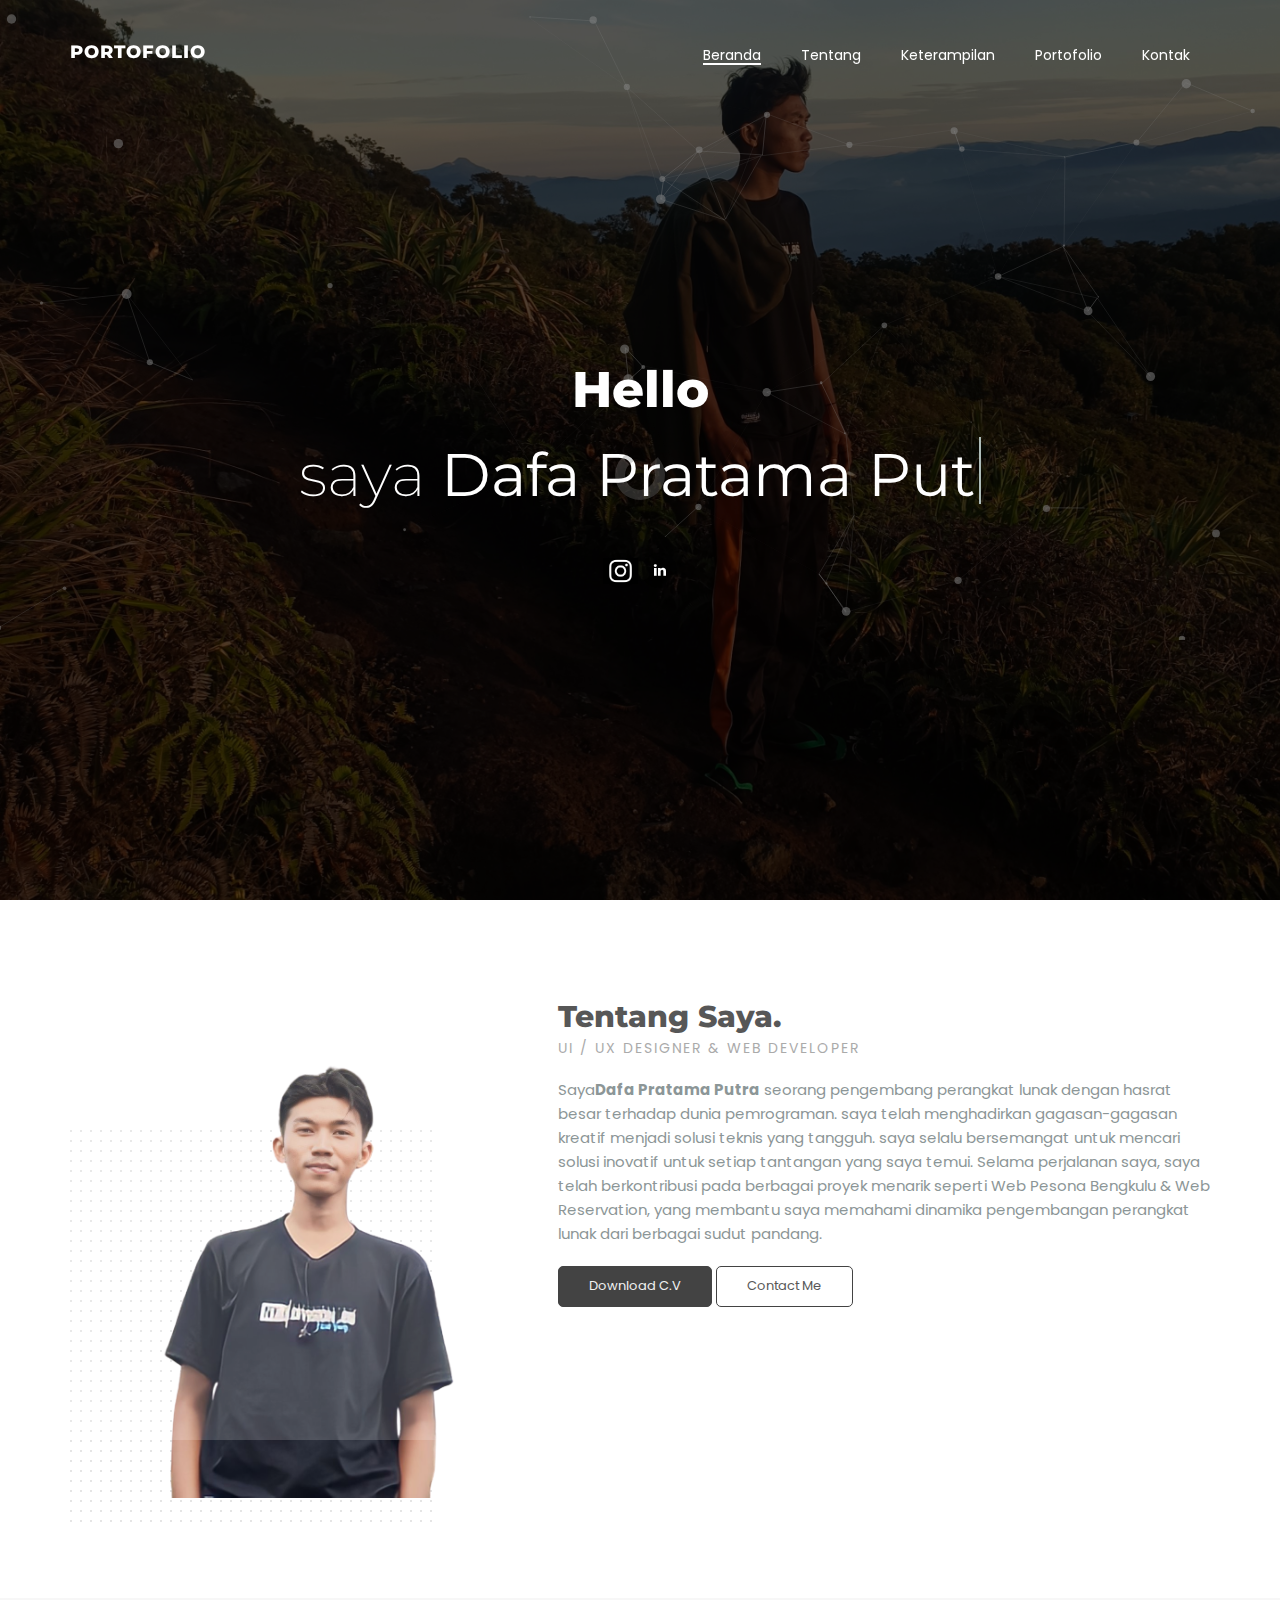
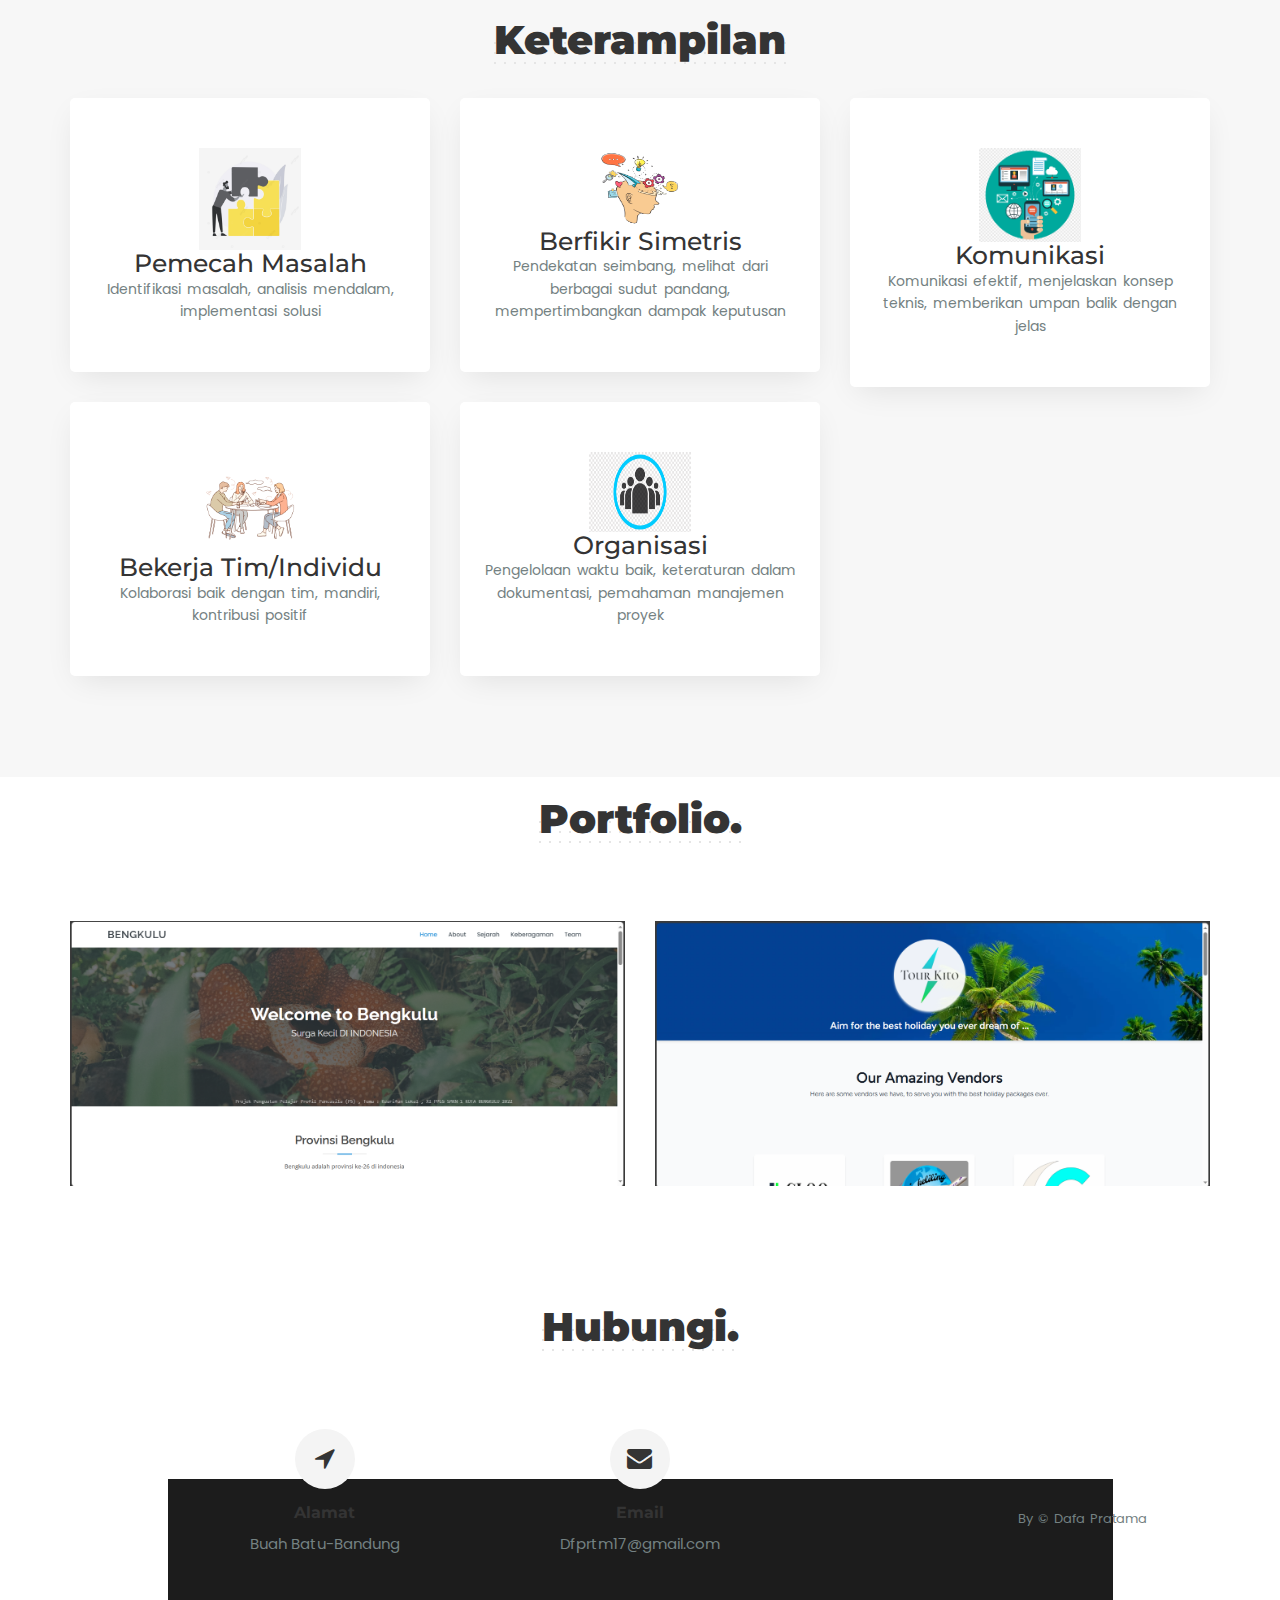
<file: index.html>
<!doctype html>

<html class="no-js" lang="zxx">

    
<!-- Mirrored from ui-themez.smartinnovates.net/items/daniels/particles.html by HTTrack Website Copier/3.x [XR&CO'2014], Fri, 10 Nov 2023 12:13:44 GMT -->
<head>

    	<!-- metas -->
        <meta charset="utf-8">
        <meta http-equiv="X-UA-Compatible" content="IE=edge">
        <meta name="viewport" content="width=device-width, initial-scale=1">
       	<meta name="description" content="Daniels is a responsive creative template">
		<meta name="keywords" content="portfolio, personal, corporate, business, parallax, creative, agency">

		<!-- title -->
		<title>Dafa</title>

		<!-- favicon -->
        <link href="img/dots.png" rel="icon" type="image/png">

        <!-- bootstrap css -->
		<link rel="stylesheet" href="css/bootstrap.min.css">

		<!-- google fonts -->
		<link href="https://fonts.googleapis.com/css?family=Montserrat:200,300,400,500,600,700,800,900" rel="stylesheet">
		<link href="https://fonts.googleapis.com/css?family=Poppins:200,300,400,500,600,700,800" rel="stylesheet">

		<!-- owl carousel CSS -->
		<link rel="stylesheet" href="css/owl.carousel.min.css">
		<link rel="stylesheet" href="css/owl.theme.default.min.css">

		<!-- magnific-popup CSS -->
		<link rel="stylesheet" href="css/magnific-popup.css">

		<!-- animate.min CSS -->
		<link rel="stylesheet" href="css/animate.min.css">

		<!-- Font Icon Core CSS -->
		<link rel="stylesheet" href="css/font-awesome.min.css">
		<link rel="stylesheet" href="css/et-line.css">

		<!-- Core Style Css -->
        <link rel="stylesheet" href="css/style.css">

        <!--[if lt IE 9]-->
		<script src="js/html5shiv.min.js"></script>
		<!--[endif]-->

    </head>
    
    <body>

    	<!-- ====== Preloader ======  -->
	    <div class="loading">
			<div class="load-circle">
			</div>
		</div>
		<!-- ======End Preloader ======  -->

		<!-- ====== Navgition ======  -->
		<nav class="navbar navbar-default">
		  <div class="container">
		    <!-- Brand and toggle get grouped for better mobile display -->
		    <div class="navbar-header">
		      <button type="button" class="navbar-toggle collapsed" data-toggle="collapse" data-target="#nav-icon-collapse" aria-expanded="false">
		        <span class="sr-only">Toggle navigation</span>
		        <span class="icon-bar"></span>
		        <span class="icon-bar"></span>
		        <span class="icon-bar"></span>
		      </button>

		       <!-- logo -->
		      <a class="logo" href="#">Portofolio</a>

		    </div>

		    <!-- Collect the nav links, and other content for toggling -->
		    <div class="collapse navbar-collapse" id="nav-icon-collapse">
		      
			  <!-- links -->
		      <ul class="nav navbar-nav navbar-right">
		        <li><a href="#" data-scroll-nav="0" class="active">Beranda</a></li>
		        <li><a href="#" data-scroll-nav="1">Tentang</a></li>
		        <li><a href="#" data-scroll-nav="2">Keterampilan</a></li>
		        <li><a href="#" data-scroll-nav="3">Portofolio	</a></li>

		        <li><a href="#" data-scroll-nav="6">Kontak</a></li>
		      </ul>
		    </div><!-- /.navbar-collapse -->
		  </div><!-- /.container -->
		</nav>
		<!-- ====== End Navgition ======  -->

		<!-- ====== Header ======  -->
		<section id="home" class="header" data-scroll-index="0" style="background-image: url(img/p.jpg);" data-stellar-background-ratio="0.8">

			<!-- particles -->
			<div id="particles-js"></div>

			<div class="v-middle">
				<div class="container">
					<div class="row">

						<!-- caption -->
						<div class="caption">
							<h5>Hello</h5>
							<h1 class="cd-headline clip">
					            <span class="blc">saya </span>
					            <span class="cd-words-wrapper">
					              <b class="is-visible">Dafa Pratama Putra</b>
					              <b>Developer</b>
					              <b>Designer</b>
					            </span>
			          		</h1>

			          		<!-- social icons -->
			          		<div class="social-icon">
								<a href="https://www.instagram.com/batako_ring17?igsh=YzljYTk1ODg3Zg==">
									<span><img src="img/ig.png" aria-hidden="true"></span>
								</a>
								<a href="https://www.linkedin.com/in/dafa-pratama-putra-005b1829a/">
									<span><i class="fa fa-linkedin" aria-hidden="true"></i></span>
							</div>
						</div>
						<!-- end caption -->
					</div>
				</div><!-- /row -->
			</div><!-- /container -->
		</section>
		<!-- ====== End Header ======  -->

		<!-- ====== Hero ======  -->
		<section class="hero section-padding pb-70" data-scroll-index="1">
			<div class="container">
				<div class="row">

					<!-- hero image -->
					<div class="col-md-5">
						<div class="hero-img mb-30">
							<img src="img/dabg.png" alt="">
						</div>
					</div>

					<!-- content -->
					<div class="col-md-7">
						<div class="content mb-30">
							<h3>Tentang Saya.</h3>
							<span class="sub-title">UI / UX Designer & Web Developer</span>
							<p>Saya<b>Dafa Pratama Putra</b> seorang pengembang perangkat lunak dengan hasrat besar terhadap dunia pemrograman. saya telah menghadirkan gagasan-gagasan kreatif menjadi solusi teknis yang tangguh. saya selalu bersemangat untuk mencari solusi inovatif untuk setiap tantangan yang saya temui.
								
								Selama perjalanan saya, saya telah berkontribusi pada berbagai proyek menarik seperti Web Pesona Bengkulu & Web Reservation, yang membantu saya memahami dinamika pengembangan perangkat lunak dari berbagai sudut pandang.</p>

							
							<a href="cv.pdf" download>
								<span class="buton buton-bg">Download C.V</span>
							</a>
							<a href="#0" data-scroll-nav="6">
								<span class="buton">Contact Me</span>
							</a>

						</div>
					</div>
				</div><!-- /row -->
			</div><!-- /container -->
		</section>
		<!-- ====== End Hero ======  -->

		<!-- ====== Services ======  -->
		<section class="services section-padding bg-gray text-center pb-70" data-scroll-index="2">
			<div class="container">
				<div class="row">

					<!-- section heading -->
					<div class="section-head">
						<h3>Keterampilan</h3>
					</div>

				
					<!-- Pemecah Masalah -->
					<div class="col-md-4">
						<div class="item">
							<img src="img/pemecah.png" style="width: 32%; height: auto;" alt="Logo R">
							<h4>Pemecah Masalah</h4>
							<p>Identifikasi masalah, analisis mendalam, implementasi solusi</p>
						</div>
					</div>
					
					<!-- Berfikir Simetris -->
					<div class="col-md-4" style="width: 390px; height: auto;">
						<div class="item">
							<img src="img/berfikir.png" style="width: 32%; height: 80px;" alt="Logo R">
							<h4>Berfikir Simetris</h4>
							<p>Pendekatan seimbang, melihat dari berbagai sudut pandang, mempertimbangkan dampak keputusan</p>
						</div>
					</div>
					
					<!-- Komunikasi -->
					<div class="col-md-4" style="width: 390px; height: auto;">
						<div class="item">
							<img src="img/komunikasi.png" style="width: 32%; height: auto;" alt="Logo R">
							<h4>Komunikasi</h4>
							<p>Komunikasi efektif, menjelaskan konsep teknis, memberikan umpan balik dengan jelas</p>
						</div>
					</div>
					
					<!-- Bekerja Tim/Individu -->
					<div class="col-md-4" style="width: 390px; height: auto;">
						<div class="item">
							<img src="img/bekerja.png" style="width: 32%; height: auto;" alt="Logo R">
							<h4>Bekerja Tim/Individu</h4>
							<p>Kolaborasi baik dengan tim, mandiri, kontribusi positif</p>
						</div>
					</div>
					
					<!-- Organisasi -->
					<div class="col-md-4" style="width: 390px; height: auto;">
						<div class="item">
							<img src="img/organisasi.png" style="width: 32%; height: 80px;" alt="Logo R">
							<h4>Organisasi</h4>
							<p>Pengelolaan waktu baik, keteraturan dalam dokumentasi, pemahaman manajemen proyek</p>
						</div>
					</div>
					
				</div><!-- /row -->
			</div><!-- /container -->
		</section>
		<!-- ====== End Services ======  -->

		<!--====== Portfolio ======-->
		<section class="portfolio section-padding pb-70" data-scroll-index="3">
			<div class="container">
				<div class="row">

					<!-- section heading -->
					<div class="section-head">
						<h3>Portfolio.</h3>
					</div>

					

					<!-- gallery -->
					<div class="gallery text-center ">

						<!-- gallery item -->
						<div class="col-md-6 col-sm-6 items graphic">
							<div class="item-img">
								<img src="img/portfolio/h.png" alt="image">
								<div class="item-img-overlay">
									<div class="overlay-info v-middle text-center">
										<h6 class="sm-titl">WEB DESIGN</h6>
										<div class="icons">
											<span class="icon">
												<a href="Bkl/index.html">
													<i class="fa fa-chain-broken" aria-hidden="true"></i>
												</a>
											</span>

											<span class="icon link">
												<a href="img/portfolio/h.png">
													<i class="fa fa-search-plus" aria-hidden="true"></i>
												</a>
											</span>
										</div>
									</div>
								</div>
							</div>
						</div>

						<!-- gallery item -->
						<div class="col-md-6 col-sm-6 items web">
							<div class="item-img">
								<img src="img/portfolio/g.png" alt="image">
								<div class="item-img-overlay">
									<div class="overlay-info v-middle text-center">
										<h6 class="sm-titl">WEB DESIGN</h6>
										<div class="icons">
											<span class="icon">
												<a href="https://tourkito.sikocloudtech.id/">
													<i class="fa fa-chain-broken" aria-hidden="true"></i>
												</a>
											</span>

											<span class="icon link">
												<a href="img/portfolio/h.png">
													<i class="fa fa-search-plus" aria-hidden="true"></i>
												</a>
											</span>
										</div>
									</div>
								</div>
							</div>
						</div>

					</div>
				</div><!-- /row -->
			</div><!-- /container -->
		</section>
		<!--====== End Portfolio ======-->

		
		

		

		<!--====== Contact ======-->
		<section class="contact section-padding" data-scroll-index="6">
			<div class="container">
				<div class="row">
					
					<!-- section heading -->
					<div class="section-head">
						<h3>Hubungi.</h3>
					</div>

					<div class="col-md-offset-1 col-md-10">

						<!-- contact info -->
						<div class="info text-center mb-50">

							<div class="col-md-4">
								<div class="item">
									<a href="https://www.google.co.id/maps/place/PT.+Inovindo+Digital+Media/@-6.9770117,107.6807272,15z/data=!4m6!3m5!1s0x2e68c276a65f472b:0x2e9d823378f26b24!8m2!3d-6.9819998!4d107.6740188!16s%2Fg%2F11cjk3_8jj?entry=ttu">
									<span class="icon"><i class="fa fa-location-arrow" aria-hidden="true"></i></span>
									</a>
									<h6>Alamat</h6>
									<p>Buah Batu-Bandung</p>
								</div>
							</div>

							<div class="col-md-4">
								<div class="item">
									<a href="">
									<span class="icon"><i class="fa fa-envelope" aria-hidden="true"></i></span>
									</a>
									<h6>Email</h6>
									<p>Dfprtm17@gmail.com</p>
								</div>
							</div>

						
						</div>

						

		<!--====== Footer ======-->
		<footer>
			<div class="container text-center">
				<div class="row">
					<p>By &copy; Dafa Pratama</p>
				</div>
			</div>
		</footer>
		<!--====== End Footer ======-->



       
        <!-- jQuery -->
		<script src="code.jquery.com/jquery-3.0.0.min.js"></script>
		<script src="code.jquery.com/jquery-migrate-3.0.0.min.js"></script>

	  	<!-- bootstrap -->
		<script src="js/bootstrap.min.js"></script>

		<!-- scrollIt -->
		<script src="js/scrollIt.min.js"></script>

		<!-- magnific-popup -->
		<script src="js/jquery.magnific-popup.min.js"></script>

		<!-- owl carousel -->
		<script src="js/owl.carousel.min.js"></script>

		<!-- stellar js -->
		<script src="js/jquery.stellar.min.js"></script>

		<!-- animated.headline -->
		<script src="js/animated.headline.js"></script>

      	<!-- jquery.waypoints.min js -->
	  	<script src="js/jquery.waypoints.min.js"></script>

	  	<!-- jquery.counterup.min js -->
	  	<script src="js/jquery.counterup.min.js"></script>

      	<!-- isotope.pkgd.min js -->
      	<script src="js/isotope.pkgd.min.js"></script>

      	<!-- particles.min js -->
      	<script src="js/particles.min.js"></script>

      	<!-- app js -->
      	<script src="js/app.js"></script>

      	<!-- validator js -->
      	<script src="js/validator.js"></script>

      	<!-- custom script -->
        <script src="js/custom.js"></script>

    </body>

<!-- Mirrored from ui-themez.smartinnovates.net/items/daniels/particles.html by HTTrack Website Copier/3.x [XR&CO'2014], Fri, 10 Nov 2023 12:13:56 GMT -->
</html>
</file>
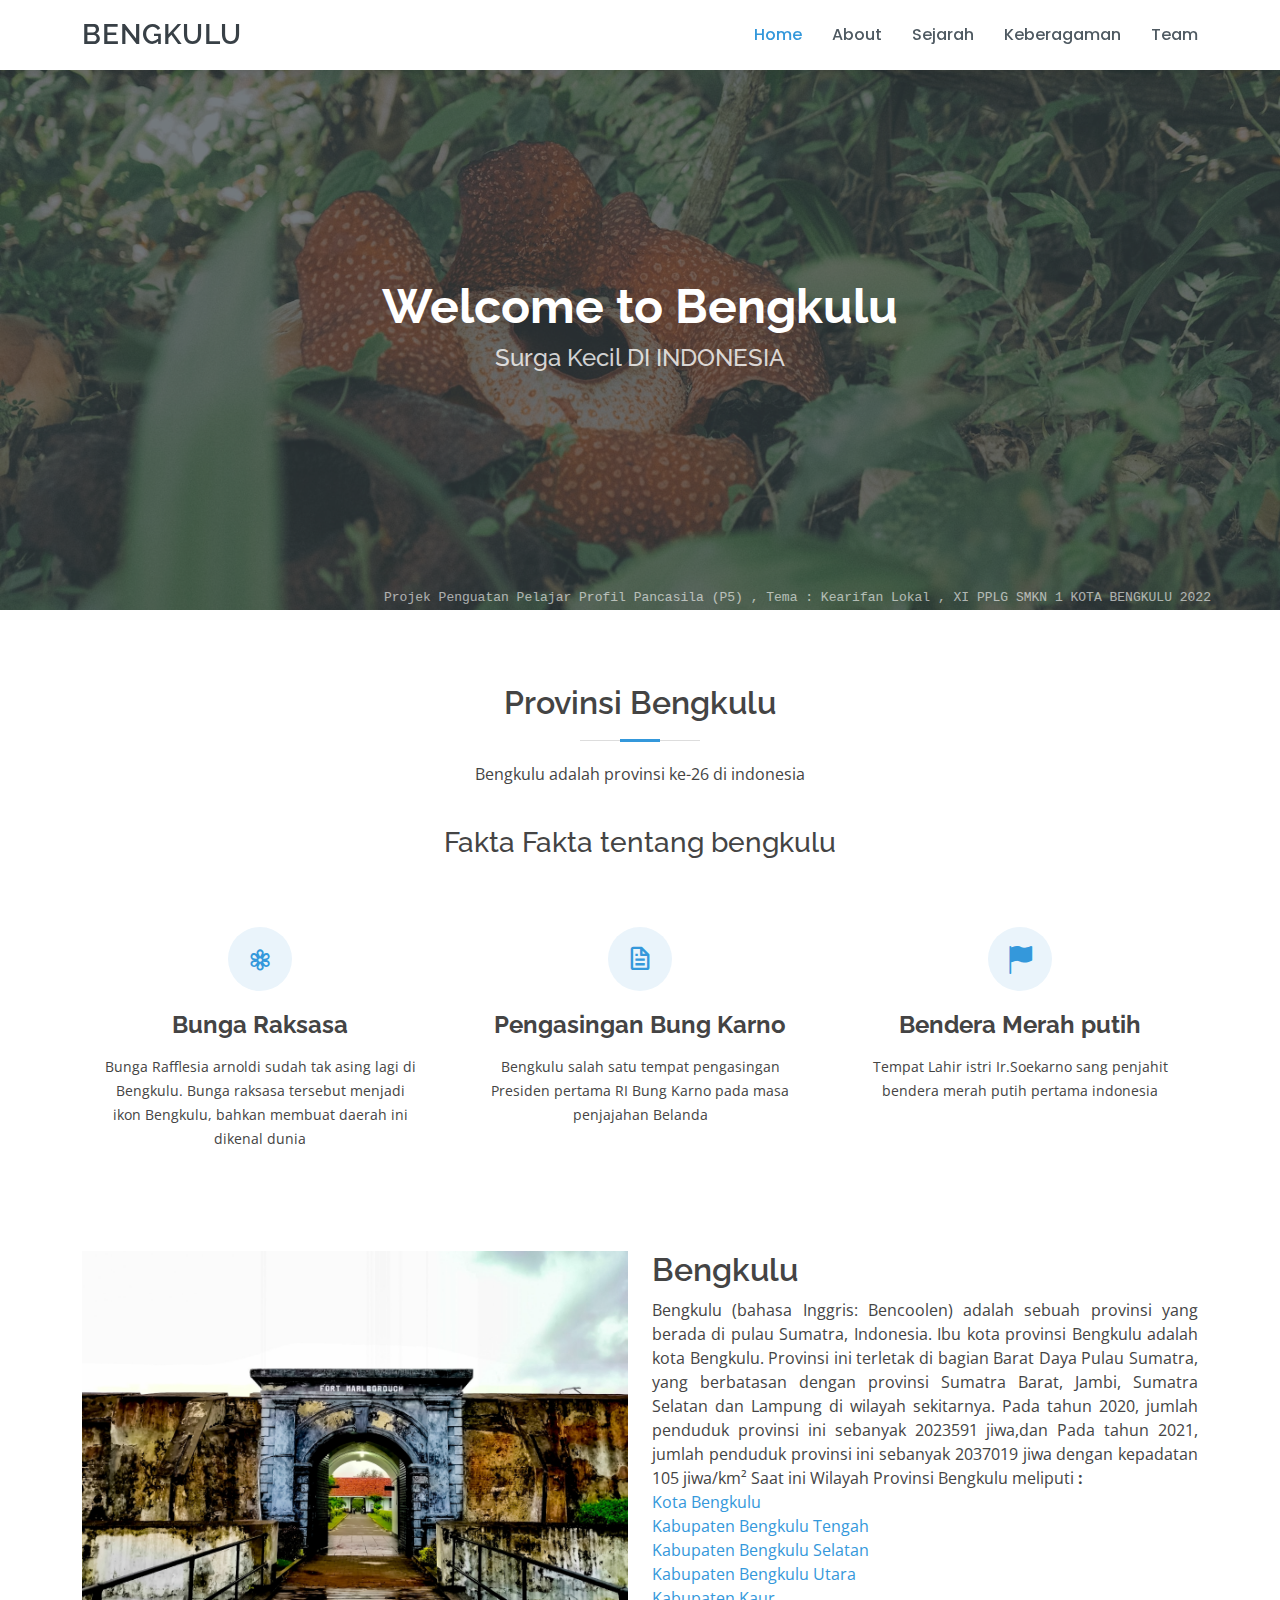
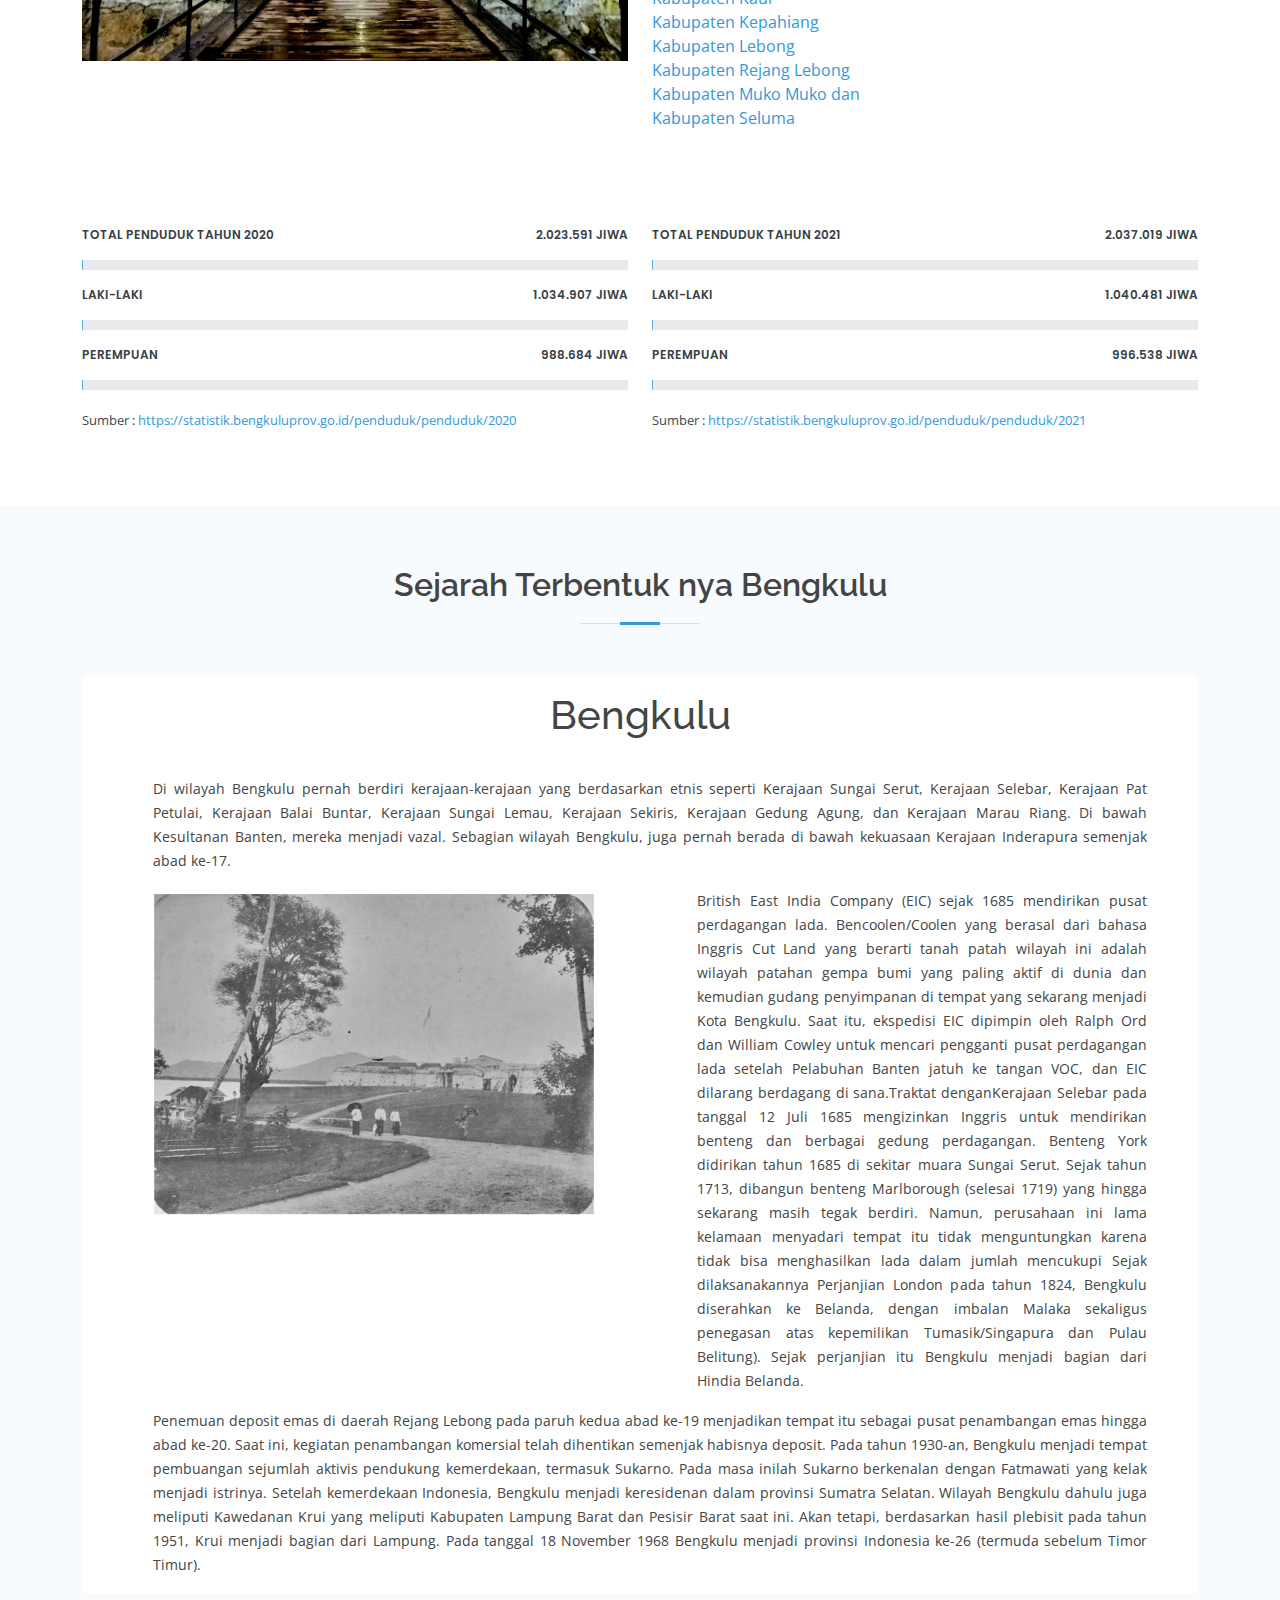
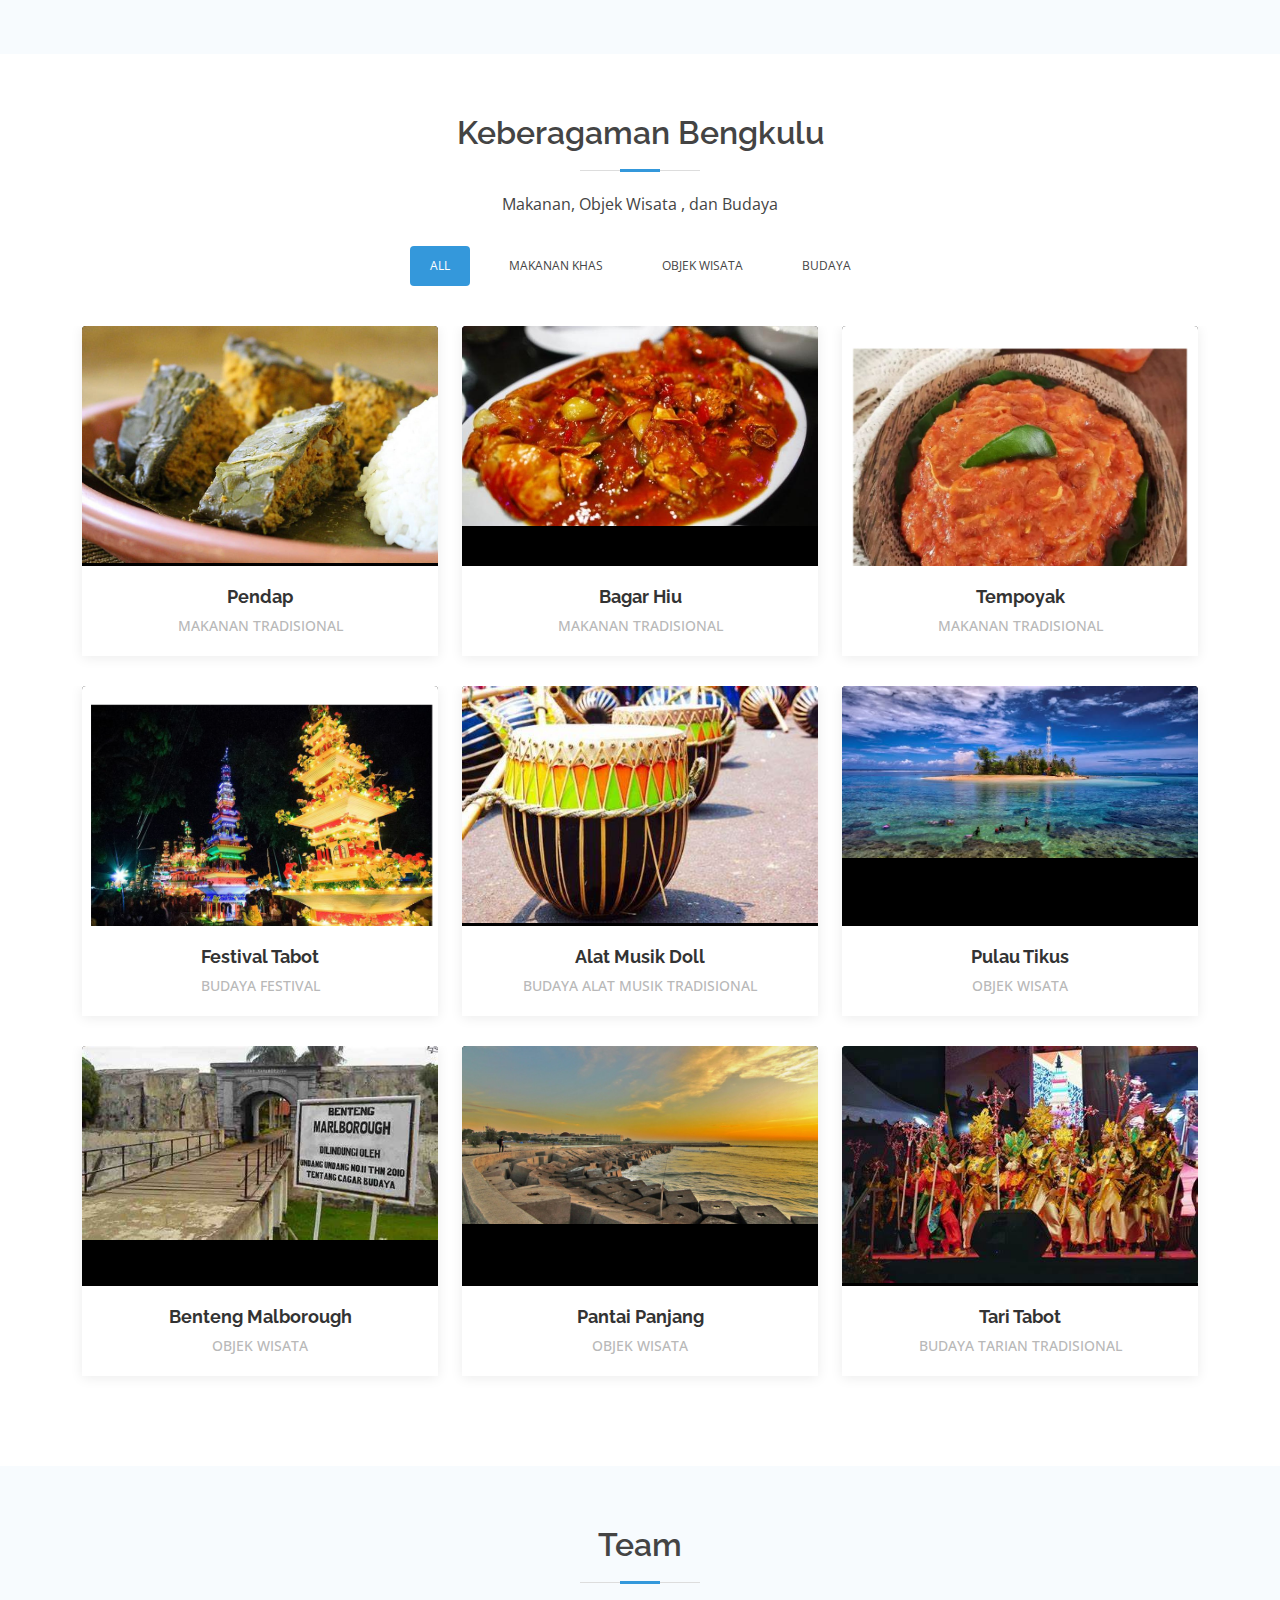
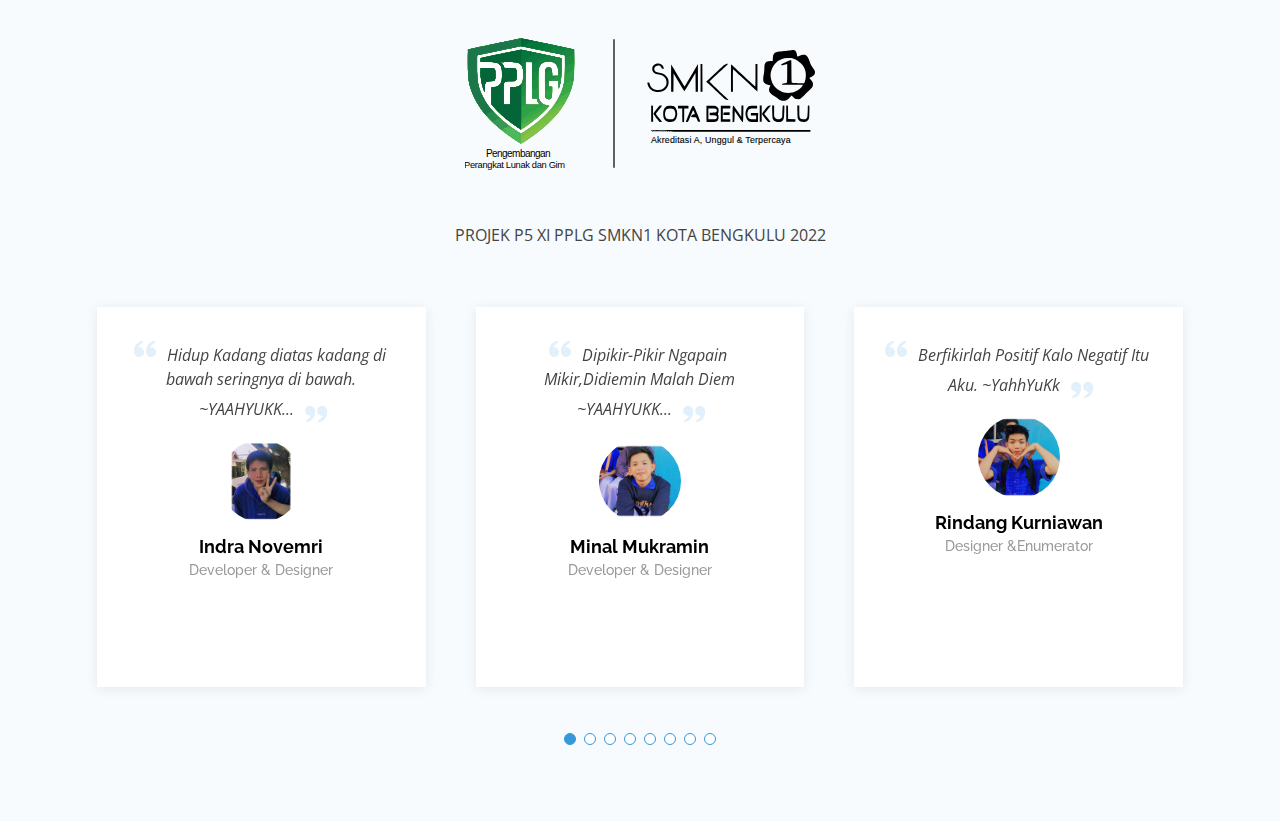
<file: Bkl/index.html>
<!DOCTYPE html>
<html lang="en">

<head>
  <meta charset="utf-8">
  <meta content="width=device-width, initial-scale=1.0" name="viewport">

  <title>Bengkulu</title>
  <meta content="" name="description">
  <meta content="" name="keywords">

  <link href="assets/img/logo.png" rel="icon">
  <link href="assets/img/logo.png" rel="apple-touch-icon">

  <link href="https://fonts.googleapis.com/css?family=Open+Sans:300,300i,400,400i,600,600i,700,700i|Raleway:300,300i,400,400i,500,500i,600,600i,700,700i|Poppins:300,300i,400,400i,500,500i,600,600i,700,700i" rel="stylesheet">

  <link href="assets/vendor/bootstrap/css/bootstrap.min.css" rel="stylesheet">
  <link href="assets/vendor/bootstrap-icons/bootstrap-icons.css" rel="stylesheet">
  <link href="assets/vendor/boxicons/css/boxicons.min.css" rel="stylesheet">
  <link href="assets/vendor/glightbox/css/glightbox.min.css" rel="stylesheet">
  <link href="assets/vendor/swiper/swiper-bundle.min.css" rel="stylesheet">

  <link href="assets/css/style.css" rel="stylesheet">

</head>

<body>

  <header id="header" class="fixed-top d-flex align-items-center">
    <div class="container d-flex align-items-center">

      <div class="logo me-auto">
        <h1>Bengkulu</h1>
      </div>

      <nav id="navbar" class="navbar order-last order-lg-0">
        <ul>
          <li><a class="nav-link scrollto active" href="#home">Home</a></li>
          <li><a class="nav-link scrollto" href="#about">About</a></li>
          <li><a class="nav-link scrollto" href="#sejarah">Sejarah</a></li>
          <li><a class="nav-link scrollto " href="#budaya">Keberagaman</a></li>
          <li><a class="nav-link scrollto" href="#team">Team</a></li>
        
        </ul>
        <i class="bi bi-list mobile-nav-toggle" style="opacity: 0%;"></i>
      </nav>
    </div>
  </header>

  <section id="home" class="d-flex flex-column justify-content-center align-items-center">
    <div class="container text-center text-md-left" data-aos="fade-up">
      <h1>Welcome to Bengkulu</h1>
      <h2>Surga Kecil DI INDONESIA</h2>
      <!--
      <a href="#about" class="btn-get-started scrollto">About</a>
    -->
    </div>
    
  </section>
  <div class="poi" style="  width: fit-content; margin-right: auto ; margin-top: -22px; z-index: 1; margin-left: 30%;">
      <p style="color: white; font-family: monospace; opacity: 60%; font-size: 13px;">
      Projek Penguatan Pelajar Profil Pancasila (P5) , Tema : Kearifan Lokal , XI PPLG SMKN 1 KOTA BENGKULU 2022</p>
      </div>
      

  <main id="main">
  
    <section id="what-we-do" class="what-we-do">
      <div class="container">

        <div class="section-title" style="margin-bottom: 20px;">
          <h2>Provinsi Bengkulu</h2>
          <p>Bengkulu adalah provinsi ke-26 di indonesia</p>
        </div>

        <div class="section-title" style="margin-top: -10px;"><h3>Fakta Fakta tentang bengkulu</h3></div>

        <div class="row">
          <div class="col-lg-4 col-md-6 d-flex align-items-stretch">
            <div class="icon-box">
              <div class="icon"><i class="bi-flower3"></i></div>
              <h4>Bunga Raksasa</h4>
              <p>Bunga Rafflesia arnoldi sudah tak asing lagi di Bengkulu. Bunga raksasa tersebut menjadi ikon Bengkulu, bahkan membuat daerah ini dikenal dunia</p>
            </div>
          </div>

          <div class="col-lg-4 col-md-6 d-flex align-items-stretch mt-4 mt-md-0">
            <div class="icon-box">
              <div class="icon"><i class="bx bx-file"></i></div>
              <h4>Pengasingan Bung Karno</h4>
              <p>Bengkulu salah satu tempat pengasingan Presiden pertama RI Bung Karno pada masa penjajahan Belanda</p>
            </div>
          </div>

          <div class="col-lg-4 col-md-6 d-flex align-items-stretch mt-4 mt-lg-0">
            <div class="icon-box">
              <div class="icon"><i class="bi-flag-fill"></i></div>
              <h4>Bendera Merah putih</h4>
              <p>Tempat Lahir istri Ir.Soekarno sang penjahit bendera merah putih pertama indonesia</p>
            </div>
          </div>

        </div>

      </div>
    </section>

    <section id="about" class="about">
      <div class="container">

        <div class="row">
          <div class="col-lg-6">
            <img src="assets/img/bntng.jpg" class="img-fluid" alt="">
          </div>
          <div class="col-lg-6 pt-4 pt-lg-0">
            <h3>Bengkulu</h3>
            <p style="width: fit-content; text-align: justify;">
              Bengkulu (bahasa Inggris: Bencoolen) adalah sebuah provinsi yang berada di pulau Sumatra, Indonesia. Ibu kota provinsi Bengkulu adalah kota Bengkulu. Provinsi ini terletak di bagian Barat Daya Pulau Sumatra, yang berbatasan dengan provinsi Sumatra Barat, Jambi, Sumatra Selatan dan Lampung di wilayah sekitarnya.  Pada tahun 2020, jumlah penduduk provinsi ini sebanyak 2023591 jiwa,dan Pada tahun 2021, jumlah penduduk provinsi ini sebanyak 2037019   jiwa dengan kepadatan 105 jiwa/km² Saat ini Wilayah Provinsi Bengkulu meliputi <b>:</b> <br>
              <a href="kotabengkulu.php">Kota Bengkulu</a><br>
              <a href="kabbengkulutengah.php">Kabupaten Bengkulu Tengah</a><br>
              <a href="kabbengkuluselatan.php">Kabupaten Bengkulu Selatan</a><br>
              <a href="kabbengkuluutara.php">Kabupaten Bengkulu Utara</a><br>
              <a href="kabkaur.php">Kabupaten Kaur</a><br>
              <a href="kabkepahiang.php">Kabupaten Kepahiang</a><br>
              <a href="kablebong.php">Kabupaten Lebong</a><br>
              <a href="kabrejanglebong.php">Kabupaten Rejang Lebong</a><br>
              <a href="kabmuko-muko.php">Kabupaten Muko Muko dan</a> <br> 
              <a href="kabseluma.php">Kabupaten Seluma</a>
            </p>
            
              </div>
            </div>
          </div>
        </div>

      </div>
    </section>

    <section id="skills" class="skills">
      <div class="container">

        <div class="row skills-content">

          <div class="col-lg-6">

            <div class="progress">
              <span class="skill">Total Penduduk Tahun 2020 <i class="val">2.023.591 Jiwa</i></span>
              <div class="progress-bar-wrap">
                <div class="progress-bar" role="progressbar" aria-valuenow="100" aria-valuemin="0" aria-valuemax="100"></div>
              </div>
            </div>

            <div class="progress">
              <span class="skill">Laki-Laki <i class="val">1.034.907 Jiwa</i></span>
              <div class="progress-bar-wrap">
                <div class="progress-bar" role="progressbar" aria-valuenow="51" aria-valuemin="0" aria-valuemax="100"></div>
              </div>
            </div>

            <div class="progress">
              <span class="skill">Perempuan <i class="val">988.684 Jiwa</i></span>
              <div class="progress-bar-wrap">
                <div class="progress-bar" role="progressbar" aria-valuenow="49" aria-valuemin="0" aria-valuemax="100"></div>
              </div>
            </div>
             <p style="font-size: 13px; margin-top: 15px;">Sumber :
          <a href="https://statistik.bengkuluprov.go.id/penduduk/penduduk/2020">https://statistik.bengkuluprov.go.id/penduduk/penduduk/2020</a></p>

          </div>

          <div class="col-lg-6">

            <div class="progress">
              <span class="skill">Total Penduduk Tahun 2021 <i class="val">2.037.019 Jiwa</i></span>
              <div class="progress-bar-wrap">
                <div class="progress-bar" role="progressbar" aria-valuenow="100" aria-valuemin="0" aria-valuemax="100"></div>
              </div>
            </div>

            <div class="progress">
              <span class="skill">Laki-Laki <i class="val">1.040.481 Jiwa</i></span>
              <div class="progress-bar-wrap">
                <div class="progress-bar" role="progressbar" aria-valuenow="51" aria-valuemin="0" aria-valuemax="100"></div>
              </div>
            </div>

            <div class="progress">
              <span class="skill">Perempuan <i class="val">996.538 Jiwa</i></span>
              <div class="progress-bar-wrap">
                <div class="progress-bar" role="progressbar" aria-valuenow="49" aria-valuemin="0" aria-valuemax="100"></div>
              </div>
            </div>
            <p style="font-size: 13px; margin-top: 15px;">Sumber :
          <a href="https://statistik.bengkuluprov.go.id/penduduk/penduduk/2021">https://statistik.bengkuluprov.go.id/penduduk/penduduk/2021</a></p>
        </div>

      </div>
    </section>

    <!-- ======= sejarah Section ======= -->
    <section id="sejarah" class="sejarah section-bg">
      <div class="container">

        <div class="section-title">
          <h2>Sejarah Terbentuk nya Bengkulu</h2>
          <!--
          <p>Sejarah Terbentuk nya Bengkulu</p>
          --->
        </div>

        <div class="row">
          <div class="">
            <div class="icon-box">
              <i class=""></i>
              <div style="font-size:  bold;">
              <h1 class="section-title">Bengkulu</h1>
              </div>
              <div style="margin-right: 50px;">
              <p align="text-center" style=" text-align: justify; ">Di wilayah Bengkulu pernah berdiri kerajaan-kerajaan yang berdasarkan etnis seperti Kerajaan Sungai Serut, Kerajaan Selebar, Kerajaan Pat Petulai, Kerajaan Balai Buntar, Kerajaan Sungai Lemau, Kerajaan Sekiris, Kerajaan Gedung Agung, dan Kerajaan Marau Riang. Di bawah Kesultanan Banten, mereka menjadi vazal.
              Sebagian wilayah Bengkulu, juga pernah berada di bawah kekuasaan Kerajaan Inderapura semenjak abad ke-17. </p>
                <div class="row">
          <div class="col-lg-6 " style="padding-left: 67px; margin-top: -14px;">
            <img src="assets/img/bklold.png" class="img-fluid" alt=""  style="width: fit-content; ">
          </div>
          <div class="col-lg-6 pt-4 pt-lg-0">
            <!--
            <h3 class="section-title">Bengkulu</h3>
          -->
            <p style="width: fit-content; text-align: justify;">
              British East India Company (EIC) sejak 1685 mendirikan pusat perdagangan lada. Bencoolen/Coolen yang berasal dari bahasa Inggris Cut Land yang berarti tanah patah wilayah ini adalah wilayah patahan gempa bumi yang paling aktif di dunia dan kemudian gudang penyimpanan di tempat yang sekarang menjadi Kota Bengkulu. Saat itu, ekspedisi EIC dipimpin oleh Ralph Ord dan William Cowley untuk mencari pengganti pusat perdagangan lada setelah Pelabuhan Banten jatuh ke tangan VOC, dan EIC dilarang berdagang di sana.Traktat denganKerajaan Selebar pada tanggal 12 Juli 1685 mengizinkan Inggris untuk mendirikan benteng dan berbagai gedung perdagangan. Benteng York didirikan tahun 1685 di sekitar muara Sungai Serut.
              Sejak tahun 1713, dibangun benteng Marlborough (selesai 1719) yang hingga sekarang masih tegak berdiri. Namun, perusahaan ini lama kelamaan menyadari tempat itu tidak menguntungkan karena tidak bisa menghasilkan lada dalam jumlah mencukupi
              Sejak dilaksanakannya Perjanjian London pada tahun 1824, Bengkulu diserahkan ke Belanda, dengan imbalan Malaka sekaligus penegasan atas kepemilikan Tumasik/Singapura dan Pulau Belitung). Sejak perjanjian itu Bengkulu menjadi bagian dari Hindia Belanda.             
            </p>
            
              </div>
              <p style="width: fit-content; text-align: justify;"> Penemuan deposit emas di daerah Rejang Lebong pada paruh kedua abad ke-19 menjadikan tempat itu sebagai pusat penambangan emas hingga abad ke-20. Saat ini, kegiatan penambangan  komersial telah dihentikan semenjak habisnya deposit.  Pada tahun 1930-an, Bengkulu menjadi tempat pembuangan sejumlah aktivis pendukung kemerdekaan,  termasuk Sukarno. Pada masa inilah Sukarno berkenalan dengan Fatmawati yang kelak menjadi istrinya. Setelah kemerdekaan Indonesia, Bengkulu menjadi keresidenan dalam provinsi Sumatra Selatan. Wilayah Bengkulu dahulu juga meliputi Kawedanan Krui yang meliputi Kabupaten Lampung Barat dan Pesisir Barat saat ini. Akan tetapi, berdasarkan hasil plebisit pada tahun 1951, Krui menjadi bagian dari Lampung. Pada tanggal 18 November 1968 Bengkulu menjadi provinsi Indonesia ke-26 (termuda sebelum Timor Timur).</p>

            </div>
            </div> <!-- s-->
          </div>
          </div >
          
        </div>

      </div>
    </section>

    <section id="budaya" class="budaya">
      <div class="container">

        <div class="section-title">
          <h2>Keberagaman Bengkulu</h2>
          <p>Makanan, Objek Wisata , dan Budaya</p>
        </div>

        <div class="row">
          <div class="col-lg-12">
            <ul id="budaya-flters">
              <li data-filter="*" class="filter-active">All</li>
              <li data-filter=".filter-app">Makanan Khas</li>
              <li data-filter=".filter-card">Objek Wisata</li>
              <li data-filter=".filter-web">Budaya</li>
            </ul>
          </div>
        </div>

        <div class="row budaya-container">

          <div class="col-lg-4 col-md-6 budaya-item filter-app wow fadeInUp">
            <div class="budaya-wrap">
              <figure>
                <img src="assets/img/budaya/pendap.jpg" class="img-fluid" alt="">
                <a href="assets/img/budaya/pendap.jpg"></a>
                <a href="budaya-details.php" class="link-details" title="More Details"><i class="bx bx-link"></i></a>
              </figure>

              <div class="budaya-info">
                <h4><a href="budaya-details.php">Pendap</a></h4>
                <p>Makanan Tradisional</p>
              </div>
            </div>
          </div>

          <div class="col-lg-4 col-md-6 budaya-item filter-app wow fadeInUp" data-wow-delay="0.2s">
            <div class="budaya-wrap">
              <figure>
                <img src="assets/img/budaya/bagarhiu.jpg" class="img-fluid" alt="">
                <a href="assets/img/budaya/bagarhiu.jpg"></a>
                <a href="budaya-bagarhiu.php" class="link-details" title="More Details"><i class="bx bx-link"></i></a>
              </figure>

              <div class="budaya-info">
                <h4><a href="budaya-bagarhiu.php">Bagar Hiu</a></h4>
                <p>Makanan Tradisional</p>
              </div>
            </div>
          </div>

          <div class="col-lg-4 col-md-6 budaya-item filter-app wow fadeInUp" data-wow-delay="0.2s">
            <div class="budaya-wrap">
              <figure>
                <img src="assets/img/budaya/tempuyak3.jpg" class="img-fluid" alt="">
                <a href="assets/img/budaya/tempuyak3.jpg" ></a>
                <a href="budaya-tempoyak.php" class="link-details" title="More Details"><i class="bx bx-link"></i></a>
              </figure>

              <div class="budaya-info">
                <h4><a href="budaya-tempoyak.php">Tempoyak</a></h4>
                <p>Makanan Tradisional</p>
              </div>
            </div>
          </div>

          <div class="col-lg-4 col-md-6 budaya-item filter-web wow fadeInUp" data-wow-delay="0.1s">
            <div class="budaya-wrap">
              <figure>
                <img src="assets/img/budaya/tabot.png" class="img-fluid" alt="">
                <a href="assets/img/budaya/tabot.png" ></a>
                <a href="budaya-tabot.php" class="link-details" title="More Details"><i class="bx bx-link"></i></a>
              </figure>

              <div class="budaya-info">
                <h4><a href="budaya-tabot.php">Festival Tabot</a></h4>
                <p>Budaya Festival</p>
              </div>
            </div>
          </div>

          <div class="col-lg-4 col-md-6 budaya-item filter-web wow fadeInUp" data-wow-delay="0.1s">
            <div class="budaya-wrap">
              <figure>
                <img src="assets/img/budaya/doll.jpg" class="img-fluid" alt="">
                <a href="assets/img/budaya/doll.jpg" ></a>
                <a href="budaya-doll.php" class="link-details" title="More Details"><i class="bx bx-link"></i></a>
              </figure>

              <div class="budaya-info">
                <h4><a href="budaya-doll.php">Alat Musik Doll</a></h4>
                <p>Budaya alat musik tradisional</p>
              </div>
            </div>
          </div>

          <div class="col-lg-4 col-md-6 budaya-item filter-card wow fadeInUp">
            <div class="budaya-wrap">
              <figure>
                <img src="assets/img/budaya/pulau.jpg" class="img-fluid" alt="">

                <a href="assets/img/budaya/pulau.jpg" ></a>
                <a href="budaya-pulau.php" class="link-details" title="More Details"><i class="bx bx-link"></i></a>
              </figure>

              <div class="budaya-info">
                <h4><a href="budaya-pulau.php">Pulau Tikus</a></h4>
                <p>Objek Wisata</p>
              </div>
            </div>
          </div>

          <div class="col-lg-4 col-md-6 budaya-item filter-card wow fadeInUp">
            <div class="budaya-wrap">
              <figure>
                <img src="assets/img/budaya/benteng.jpg" class="img-fluid" alt="">
                <a href="assets/img/budaya/benteng.jpg" ></a>
                <a href="budaya-benteng.php" class="link-details" title="More Details"><i class="bx bx-link"></i></a>
              </figure>

              <div class="budaya-info">
                <h4><a href="budaya-benteng.php">Benteng Malborough</a></h4>
                <p>Objek Wisata</p>
              </div>
            </div>
          </div>

          <div class="col-lg-4 col-md-6 budaya-item filter-card wow fadeInUp" data-wow-delay="0.1s">
            <div class="budaya-wrap">
              <figure>
                <img src="assets/img/budaya/Pantai-Panjang-Bengkulu-Tujuan-Surfing-Baru.jpg" class="img-fluid" alt="">
                <a href="assets/img/budaya/dPantai-Panjang-Bengkulu-Tujuan-Surfing-Baru.jpg" ></a>
                <a href="budaya-danau.php" class="link-details" title="More Details"><i class="bx bx-link"></i></a>
              </figure>

              <div class="budaya-info">
                <h4><a href="budaya-danau.php">Pantai Panjang</a></h4>
                <p>Objek Wisata</p>
              </div>
            </div>
          </div>
          
          <div class="col-lg-4 col-md-6 budaya-item filter-web wow fadeInUp" data-wow-delay="0.2s">
            <div class="budaya-wrap">
              <figure>
                <img src="assets/img/budaya/tari.jpg" class="img-fluid" alt="">
                <a href="assets/img/budaya/tari.jpg" ></a>
                <a href="budaya-tari.php" class="link-details" title="More Details"><i class="bx bx-link"></i></a>
              </figure>
              <div class="budaya-info">
                <h4><a href="budaya-tari.php">Tari Tabot</a></h4>
                <p>Budaya Tarian Tradisional</p>
              </div>
            </div>
          </div> 

        </div>

      </div>
    </section>

    <!-- ======= team p5bk ======= -->
    <section id="team" class="team section-bg">
      <div class="container">

        <div class="section-title">
          <h2 style="margin-bottom: -5%;">Team</h2>
          <img src="assets/img/pplg.svg" height="350px" width="350px" >
          <p style="margin-top: -5%;">PROJEK P5 XI PPLG SMKN1 KOTA BENGKULU 2022</p>
        </div>

        <div class="team-slider swiper" data-aos="fade-up" data-aos-delay="400">
          <div class="swiper-wrapper">

            <div class="swiper-slide">
              <div class="team-item">
                <p>
                  <i class="bx bxs-quote-alt-left quote-icon-left"></i>
                  Hidup Kadang diatas kadang di bawah seringnya di bawah. ~YAAHYUKK...
                  <i class="bx bxs-quote-alt-right quote-icon-right"></i>
                </p>
                <a href="team-indra.php"><img src="assets/img/team/indra.png" class="team-img" alt=""></a>
                <h3><a href="team-indra.php" style="color: black;">Indra Novemri</a></h3>
                <h4>Developer &amp; Designer</h4>
              </div>
            </div>

            <div class="swiper-slide">
              <div class="team-item"> 
                <p>
                  <i class="bx bxs-quote-alt-left quote-icon-left"></i>
                   Dipikir-Pikir Ngapain Mikir,Didiemin Malah Diem ~YAAHYUKK...
                  <i class="bx bxs-quote-alt-right quote-icon-right"></i>
                </p>
                <a href="team-ramin.php"><img src="assets/img/team/minal.png" class="team-img" alt="" ></a>
                <h3><a href="team-ramin.php" style="color: black;">Minal Mukramin</a></h3>
                <h4>Developer &amp; Designer</h4>
              </div>
            </div>

            <div class="swiper-slide">
              <div class="team-item">
                <p>
                  <i class="bx bxs-quote-alt-left quote-icon-left"></i>
                  Berfikirlah Positif Kalo Negatif Itu Aku. ~YahhYuKk
                  <i class="bx bxs-quote-alt-right quote-icon-right"></i>
                </p>
                <a href="team-rindang.php"><img src="assets/img/team/rindang.png" class="team-img" alt=""></a>
                <h3><a href="team-rindang.php" style="color: black;">Rindang Kurniawan</a></h3>
                <h4>Designer &amp;Enumerator</h4>
              </div>
            </div>

            <div class="swiper-slide">
              <div class="team-item">
                <p>
                  <i class="bx bxs-quote-alt-left quote-icon-left"></i>
                 Jangan menghitung apa yang telah hilang tetapi pikirkan apa yang masih ada. ~YahhYuKk
                  <i class="bx bxs-quote-alt-right quote-icon-right"></i>
                </p>
                <a href="team-dafa.php"><img src="assets/img/team/dafa.png" class="team-img" alt=""></a>
                <h3><a href="team-dafa.php" style="color: black;">Dafa Pratama</a></h3>
                <h4>Designer &amp;Enumerator</h4>
              </div>
            </div>

            <div class="swiper-slide">
              <div class="team-item">
                <p>
                  <i class="bx bxs-quote-alt-left quote-icon-left"></i>
                  Punya Pacar Syukur,Punya Cindo Sujud Syukur. ~Yahhyukk
                  <i class="bx bxs-quote-alt-right quote-icon-right"></i>
                </p>
                <a href="team-ilham.php"><img src="assets/img/team/ilham.png" class="team-img" alt=""></a>
                <h3><a href="team-ilham.php" style="color: black;">Muhammad Ilham</a></h3>
                <h4>Enumerator</h4>
              </div>
            </div>


            <div class="swiper-slide">
              <div class="team-item">
                <p>
                  <i class="bx bxs-quote-alt-left quote-icon-left"></i>
                  Gagal Itu Urusan Nanti Yang Penting Kita Berani Mencoba Dan Terus Mencoba. ~YAAHYUKK...
                  <i class="bx bxs-quote-alt-right quote-icon-right"></i>
                </p>
                <a href="team-aziz.php"><img src="assets/img/team/ajis.png" class="team-img" alt=""></a>
                <h3><a href="team-aziz.php" style="color: black;">Aziz Al Muqarim</a></h3>
                <h4>Enumerator</h4>
              </div>
            </div>

            <div class="swiper-slide">
              <div class="team-item">
                <p>
                  <i class="bx bxs-quote-alt-left quote-icon-left"></i>
                  Sopan santun telah hilang dan aku akan menemukanya. ~ YAHYUK...
                  <i class="bx bxs-quote-alt-right quote-icon-right"></i>
                </p>
                <a href="team-ajik.php"><img src="assets/img/team/ajik.png" class="team-img" alt=""></a>
                <h3><a href="team-ajik.php" style="color: black;">Rafli M. Aji</a></h3>
                <h4>Enumerator</h4>
              </div>
            </div>

            <div class="swiper-slide">
              <div class="team-item">
                <p>
                  <i class="bx bxs-quote-alt-left quote-icon-left"></i>
                  Infoo Lokerr!!. ~YahhhYUkk...
                  <i class="bx bxs-quote-alt-right quote-icon-right"></i>
                </p>
                <a href="team-jona.php"><img src="assets/img/team/jona.png" class="team-img" alt=""></a>
                <h3><a href="team-jona.php" style="color: black;">Jona Ade Putra</a></h3>
                <h4>Enumerator</h4>
              </div>
            </div>

          </div>
          <div class="swiper-pagination"></div>
        </div>


  </main>

  

  <a href="#" class="back-to-top d-flex align-items-center justify-content-center"><i class="bi bi-arrow-up-short"></i></a>

  <!-- Vendor JS Files -->
  <script src="assets/vendor/purecounter/purecounter_vanilla.js"></script>
  <script src="assets/vendor/bootstrap/js/bootstrap.bundle.min.js"></script>
  <script src="assets/vendor/glightbox/js/glightbox.min.js"></script>
  <script src="assets/vendor/isotope-layout/isotope.pkgd.min.js"></script>
  <script src="assets/vendor/swiper/swiper-bundle.min.js"></script>
  <script src="assets/vendor/waypoints/noframework.waypoints.js"></script>
  <script src="assets/vendor/php-email-form/validate.js"></script>

  <!-- Template Main JS File -->
  <script src="assets/js/main.js"></script>

</body>

</html>
</file>
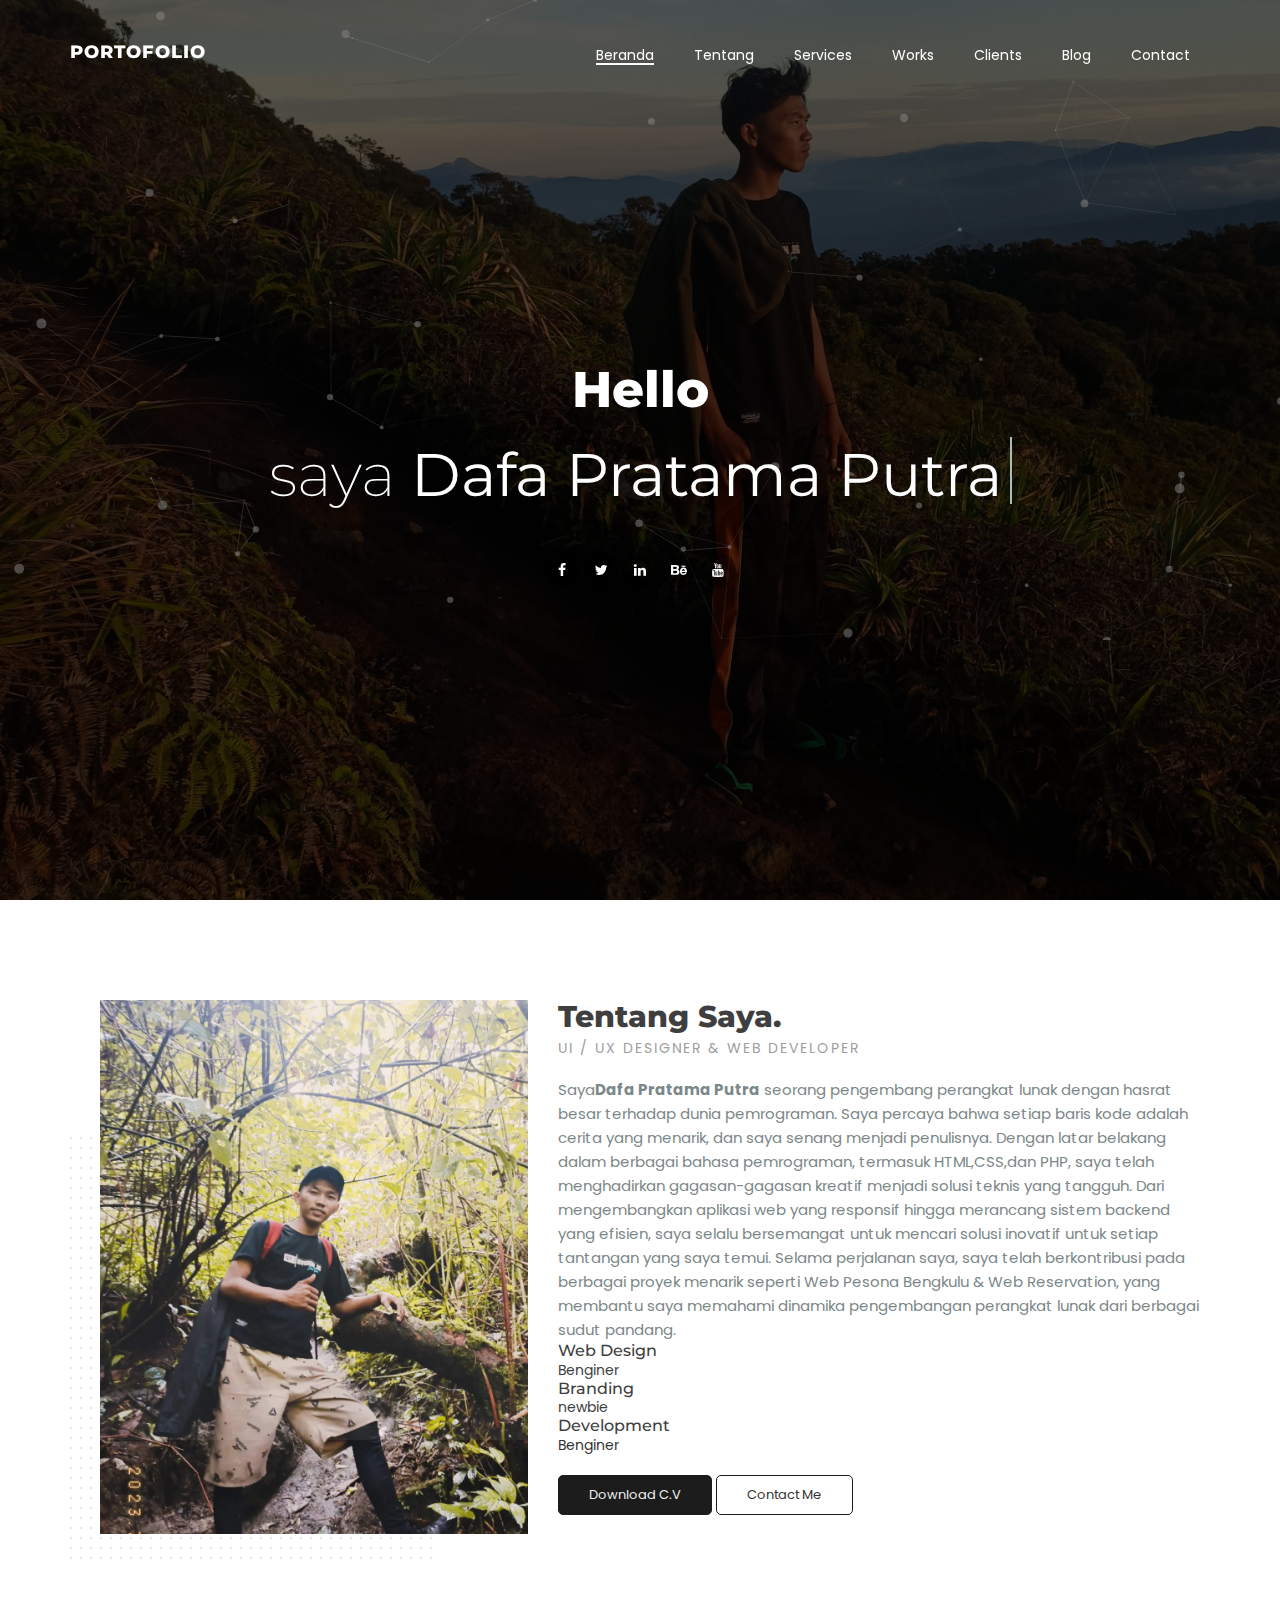
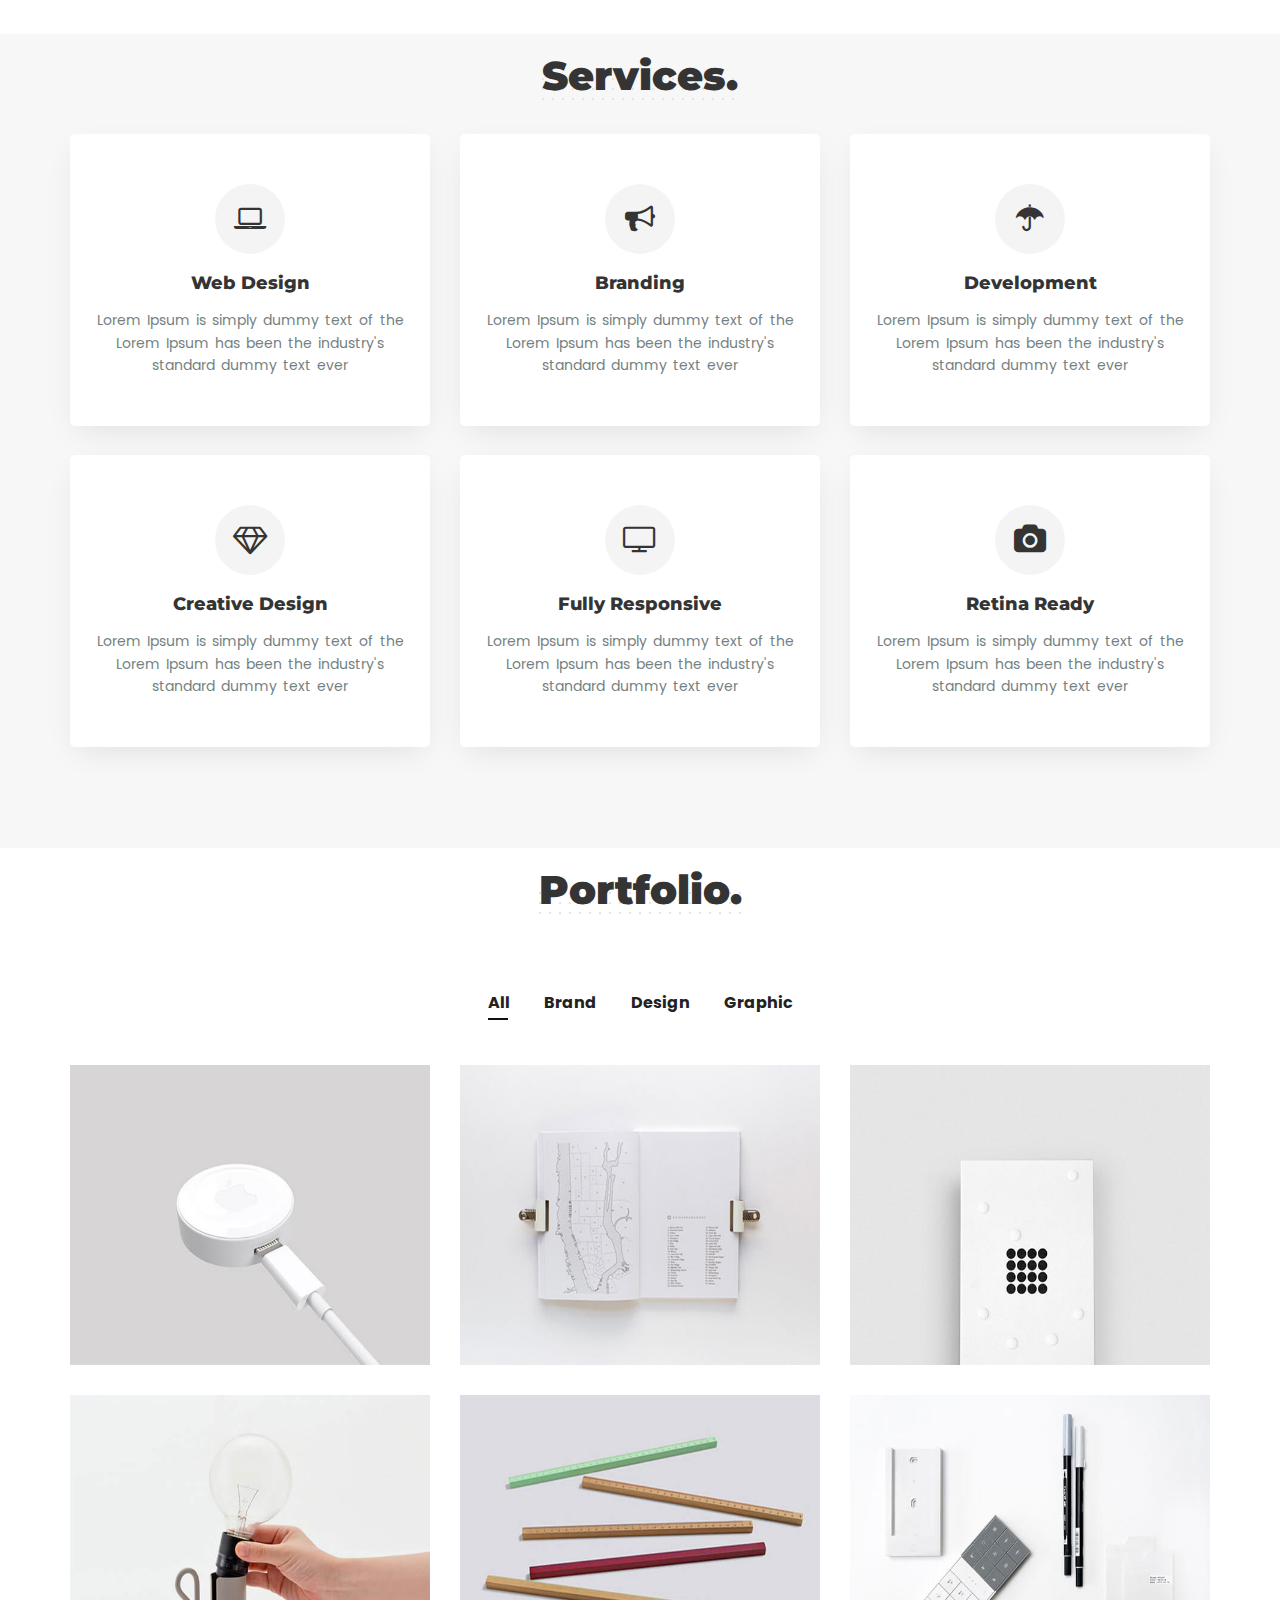
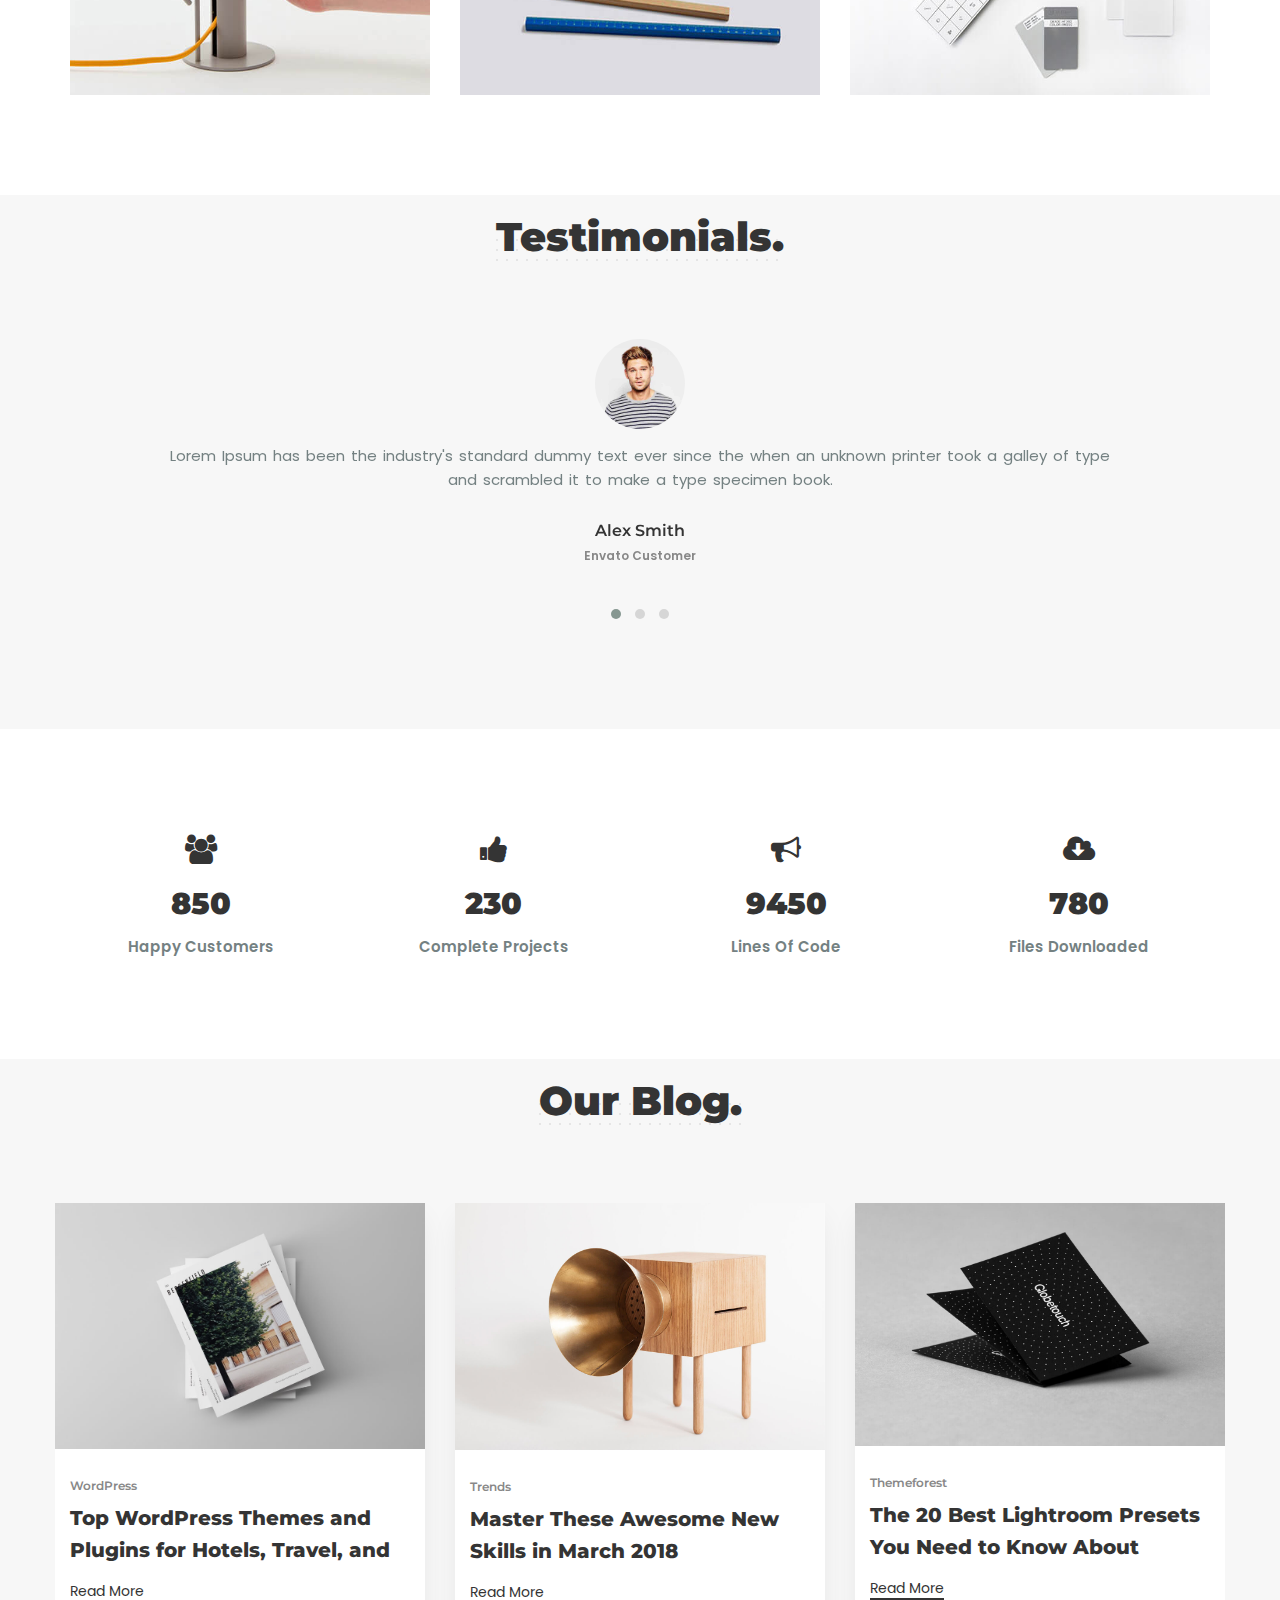
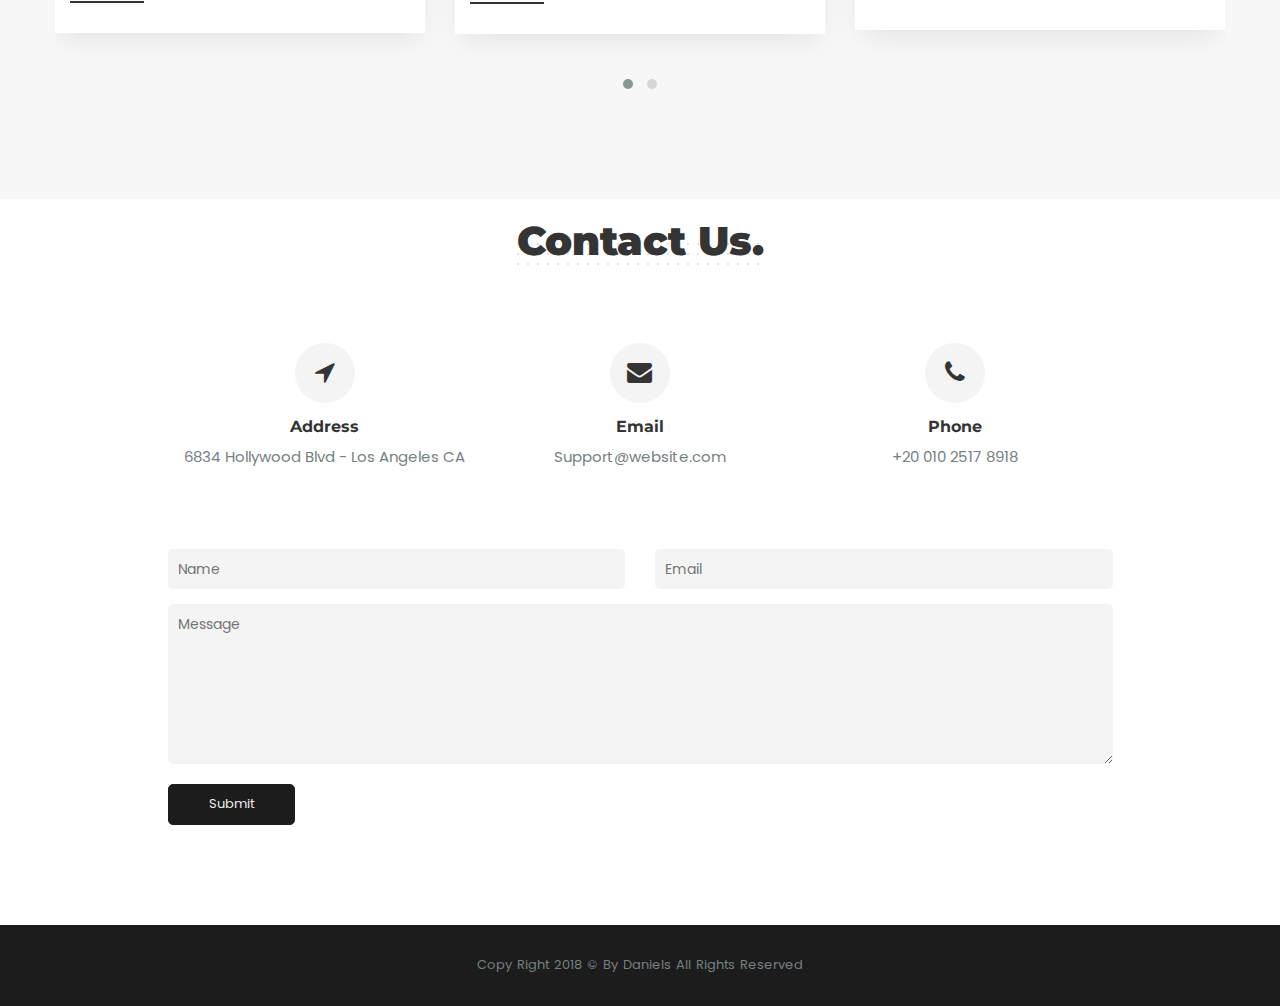
<file: particles.html>
<!doctype html>

<html class="no-js" lang="zxx">

    
<!-- Mirrored from ui-themez.smartinnovates.net/items/daniels/particles.html by HTTrack Website Copier/3.x [XR&CO'2014], Fri, 10 Nov 2023 12:13:44 GMT -->
<head>

    	<!-- metas -->
        <meta charset="utf-8">
        <meta http-equiv="X-UA-Compatible" content="IE=edge">
        <meta name="viewport" content="width=device-width, initial-scale=1">
       	<meta name="description" content="Daniels is a responsive creative template">
		<meta name="keywords" content="portfolio, personal, corporate, business, parallax, creative, agency">

		<!-- title -->
		<title>Daniels</title>

		<!-- favicon -->
        <link href="img/favicon.ico" rel="icon" type="image/png">

        <!-- bootstrap css -->
		<link rel="stylesheet" href="css/bootstrap.min.css">

		<!-- google fonts -->
		<link href="https://fonts.googleapis.com/css?family=Montserrat:200,300,400,500,600,700,800,900" rel="stylesheet">
		<link href="https://fonts.googleapis.com/css?family=Poppins:200,300,400,500,600,700,800" rel="stylesheet">

		<!-- owl carousel CSS -->
		<link rel="stylesheet" href="css/owl.carousel.min.css">
		<link rel="stylesheet" href="css/owl.theme.default.min.css">

		<!-- magnific-popup CSS -->
		<link rel="stylesheet" href="css/magnific-popup.css">

		<!-- animate.min CSS -->
		<link rel="stylesheet" href="css/animate.min.css">

		<!-- Font Icon Core CSS -->
		<link rel="stylesheet" href="css/font-awesome.min.css">
		<link rel="stylesheet" href="css/et-line.css">

		<!-- Core Style Css -->
        <link rel="stylesheet" href="css/style.css">

        <!--[if lt IE 9]-->
		<script src="js/html5shiv.min.js"></script>
		<!--[endif]-->

    </head>
    
    <body>

    	<!-- ====== Preloader ======  -->
	    <div class="loading">
			<div class="load-circle">
			</div>
		</div>
		<!-- ======End Preloader ======  -->

		<!-- ====== Navgition ======  -->
		<nav class="navbar navbar-default">
		  <div class="container">
		    <!-- Brand and toggle get grouped for better mobile display -->
		    <div class="navbar-header">
		      <button type="button" class="navbar-toggle collapsed" data-toggle="collapse" data-target="#nav-icon-collapse" aria-expanded="false">
		        <span class="sr-only">Toggle navigation</span>
		        <span class="icon-bar"></span>
		        <span class="icon-bar"></span>
		        <span class="icon-bar"></span>
		      </button>

		       <!-- logo -->
		      <a class="logo" href="#">Portofolio</a>

		    </div>

		    <!-- Collect the nav links, and other content for toggling -->
		    <div class="collapse navbar-collapse" id="nav-icon-collapse">
		      
			  <!-- links -->
		      <ul class="nav navbar-nav navbar-right">
		        <li><a href="#" data-scroll-nav="0" class="active">Beranda</a></li>
		        <li><a href="#" data-scroll-nav="1">Tentang</a></li>
		        <li><a href="#" data-scroll-nav="2">Services</a></li>
		        <li><a href="#" data-scroll-nav="3">Works</a></li>
		        <li><a href="#" data-scroll-nav="4">Clients</a></li>
		        <li><a href="#" data-scroll-nav="5">Blog</a></li>
		        <li><a href="#" data-scroll-nav="6">Contact</a></li>
		      </ul>
		    </div><!-- /.navbar-collapse -->
		  </div><!-- /.container -->
		</nav>
		<!-- ====== End Navgition ======  -->

		<!-- ====== Header ======  -->
		<section id="home" class="header" data-scroll-index="0" style="background-image: url(img/p.jpg);" data-stellar-background-ratio="0.8">

			<!-- particles -->
			<div id="particles-js"></div>

			<div class="v-middle">
				<div class="container">
					<div class="row">

						<!-- caption -->
						<div class="caption">
							<h5>Hello</h5>
							<h1 class="cd-headline clip">
					            <span class="blc">saya </span>
					            <span class="cd-words-wrapper">
					              <b class="is-visible">Dafa Pratama Putra</b>
					              <b>Developer</b>
					              <b>Designer</b>
					            </span>
			          		</h1>

			          		<!-- social icons -->
			          		<div class="social-icon">
			          			<a href="#0">
			          				<span><i class="fa fa-facebook" aria-hidden="true"></i></span>
			          			</a>
			          			<a href="#0">
			          				<span><i class="fa fa-twitter" aria-hidden="true"></i></span>
			          			</a>
			          			<a href="#0">
			          				<span><i class="fa fa-linkedin" aria-hidden="true"></i></span>
			          			</a>
			          			<a href="#0">
			          				<span><i class="fa fa-behance" aria-hidden="true"></i></span>
			          			</a>
			          			<a href="#0">
			          				<span><i class="fa fa-youtube" aria-hidden="true"></i></span>
			          			</a>
			          		</div>
						</div>
						<!-- end caption -->
					</div>
				</div><!-- /row -->
			</div><!-- /container -->
		</section>
		<!-- ====== End Header ======  -->

		<!-- ====== Hero ======  -->
		<section class="hero section-padding pb-70" data-scroll-index="1">
			<div class="container">
				<div class="row">

					<!-- hero image -->
					<div class="col-md-5">
						<div class="hero-img mb-30">
							<img src="img/daf.jpeg" alt="">
						</div>
					</div>

					<!-- content -->
					<div class="col-md-7">
						<div class="content mb-30">
							<h3>Tentang Saya.</h3>
							<span class="sub-title">UI / UX Designer & Web Developer</span>
							<p>Saya<b>Dafa Pratama Putra</b> seorang pengembang perangkat lunak dengan hasrat besar terhadap dunia pemrograman. Saya percaya bahwa setiap baris kode adalah cerita yang menarik, dan saya senang menjadi penulisnya.

								Dengan latar belakang dalam berbagai bahasa pemrograman, termasuk HTML,CSS,dan PHP, saya telah menghadirkan gagasan-gagasan kreatif menjadi solusi teknis yang tangguh. Dari mengembangkan aplikasi web yang responsif hingga merancang sistem backend yang efisien, saya selalu bersemangat untuk mencari solusi inovatif untuk setiap tantangan yang saya temui.
								
								Selama perjalanan saya, saya telah berkontribusi pada berbagai proyek menarik seperti Web Pesona Bengkulu & Web Reservation, yang membantu saya memahami dinamika pengembangan perangkat lunak dari berbagai sudut pandang.</p>

							<!-- skills progress -->
							<div class="">
								<div class="item">
									<div>
										<h6>Web Design</h6>
										<h9>Benginer</h9>
									</div>
								</div>
								<div class="item">
									<div>
										<h6>Branding</h6>
										<h9>newbie</h9>
									</div>
								</div>
								<div class="item">
									<div>
										<h6>Development</h6>
										<h9>Benginer</h9>
									</div>
								</div>
							</div>
							<div class="clearfix"></div>

							<a href="#0" download>
								<span class="buton buton-bg">Download C.V</span>
							</a>
							<a href="#0" data-scroll-nav="6">
								<span class="buton">Contact Me</span>
							</a>

						</div>
					</div>
				</div><!-- /row -->
			</div><!-- /container -->
		</section>
		<!-- ====== End Hero ======  -->

		<!-- ====== Services ======  -->
		<section class="services section-padding bg-gray text-center pb-70" data-scroll-index="2">
			<div class="container">
				<div class="row">

					<!-- section heading -->
					<div class="section-head">
						<h3>Services.</h3>
					</div>

					<!-- items -->
					<div class="col-md-4">
						<div class="item">
							<span class="icon"><i class="fa fa-laptop" aria-hidden="true"></i></span>
							<h6>Web Design</h6>
							<p>Lorem Ipsum is simply dummy text of the Lorem Ipsum has been the industry's standard dummy text ever</p>
						</div>
					</div>
					<div class="col-md-4">
						<div class="item">
							<span class="icon"><i class="fa fa-bullhorn" aria-hidden="true"></i></span>
							<h6>Branding</h6>
							<p>Lorem Ipsum is simply dummy text of the Lorem Ipsum has been the industry's standard dummy text ever</p>
						</div>
					</div>
					<div class="col-md-4">
						<div class="item">
							<span class="icon"><i class="fa fa-umbrella" aria-hidden="true"></i></span>
							<h6>Development</h6>
							<p>Lorem Ipsum is simply dummy text of the Lorem Ipsum has been the industry's standard dummy text ever</p>
						</div>
					</div>
					<div class="col-md-4">
						<div class="item">
							<span class="icon"><i class="fa fa-diamond" aria-hidden="true"></i></span>
							<h6>Creative Design</h6>
							<p>Lorem Ipsum is simply dummy text of the Lorem Ipsum has been the industry's standard dummy text ever</p>
						</div>
					</div>
					<div class="col-md-4">
						<div class="item">
							<span class="icon"><i class="fa fa-television" aria-hidden="true"></i></span>
							<h6>Fully Responsive</h6>
							<p>Lorem Ipsum is simply dummy text of the Lorem Ipsum has been the industry's standard dummy text ever</p>
						</div>
					</div>
					<div class="col-md-4">
						<div class="item">
							<span class="icon"><i class="fa fa-camera" aria-hidden="true"></i></span>
							<h6>Retina Ready</h6>
							<p>Lorem Ipsum is simply dummy text of the Lorem Ipsum has been the industry's standard dummy text ever</p>
						</div>
					</div>
				</div><!-- /row -->
			</div><!-- /container -->
		</section>
		<!-- ====== End Services ======  -->

		<!--====== Portfolio ======-->
		<section class="portfolio section-padding pb-70" data-scroll-index="3">
			<div class="container">
				<div class="row">

					<!-- section heading -->
					<div class="section-head">
						<h3>Portfolio.</h3>
					</div>

					<!-- filter links -->
					<div class="filtering text-center mb-50">
						<span data-filter='*' class="active">All</span>
						<span data-filter='.brand'>Brand</span>
						<span data-filter='.web'>Design</span>
						<span data-filter='.graphic'>Graphic</span>
					</div>

					<!-- gallery -->
					<div class="gallery text-center">

						<!-- gallery item -->
						<div class="col-md-4 col-sm-6 items graphic">
							<div class="item-img">
								<img src="img/portfolio/1.jpg" alt="image">
								<div class="item-img-overlay">
									<div class="overlay-info v-middle text-center">
										<h6 class="sm-titl">WEB DESIGN</h6>
										<div class="icons">
											<span class="icon">
												<a href="#0">
													<i class="fa fa-chain-broken" aria-hidden="true"></i>
												</a>
											</span>

											<span class="icon link">
												<a href="img/portfolio/1.jpg">
													<i class="fa fa-search-plus" aria-hidden="true"></i>
												</a>
											</span>
										</div>
									</div>
								</div>
							</div>
						</div>

						<!-- gallery item -->
						<div class="col-md-4 col-sm-6 items web">
							<div class="item-img">
								<img src="img/portfolio/2.jpg" alt="image">
								<div class="item-img-overlay">
									<div class="overlay-info v-middle text-center">
										<h6 class="sm-titl">WEB DESIGN</h6>
										<div class="icons">
											<span class="icon">
												<a href="#0">
													<i class="fa fa-chain-broken" aria-hidden="true"></i>
												</a>
											</span>

											<span class="icon link">
												<a href="img/portfolio/2.jpg">
													<i class="fa fa-search-plus" aria-hidden="true"></i>
												</a>
											</span>
										</div>
									</div>
								</div>
							</div>
						</div>

						<!-- gallery item -->
						<div class="col-md-4 col-sm-6 items graphic">
							<div class="item-img">
								<img src="img/portfolio/3.jpg" alt="image">
								<div class="item-img-overlay">
									<div class="overlay-info v-middle text-center">
										<h6 class="sm-titl">WEB DESIGN</h6>
										<div class="icons">
											<span class="icon">
												<a href="#0">
													<i class="fa fa-chain-broken" aria-hidden="true"></i>
												</a>
											</span>

											<span class="icon link">
												<a href="img/portfolio/3.jpg">
													<i class="fa fa-search-plus" aria-hidden="true"></i>
												</a>
											</span>
										</div>
									</div>
								</div>
							</div>
						</div>

						<!-- gallery item -->
						<div class="col-md-4 col-sm-6 items brand">
							<div class="item-img">
								<img src="img/portfolio/4.jpg" alt="image">
								<div class="item-img-overlay">
									<div class="overlay-info v-middle text-center">
										<h6 class="sm-titl">WEB DESIGN</h6>
										<div class="icons">
											<span class="icon">
												<a href="#0">
													<i class="fa fa-chain-broken" aria-hidden="true"></i>
												</a>
											</span>

											<span class="icon link">
												<a href="img/portfolio/4.jpg">
													<i class="fa fa-search-plus" aria-hidden="true"></i>
												</a>
											</span>
										</div>
									</div>
								</div>
							</div>
						</div>

						<!-- gallery item -->
						<div class="col-md-4 col-sm-6 items web graphic">
							<div class="item-img">
								<img src="img/portfolio/5.jpg" alt="image">
								<div class="item-img-overlay">
									<div class="overlay-info v-middle text-center">
										<h6 class="sm-titl">WEB DESIGN</h6>
										<div class="icons">
											<span class="icon">
												<a href="#0">
													<i class="fa fa-chain-broken" aria-hidden="true"></i>
												</a>
											</span>

											<span class="icon link">
												<a href="img/portfolio/5.jpg">
													<i class="fa fa-search-plus" aria-hidden="true"></i>
												</a>
											</span>
										</div>
									</div>
								</div>
							</div>
						</div>

						<!-- gallery item -->
						<div class="col-md-4 col-sm-6 items brand">
							<div class="item-img">
								<img src="img/portfolio/6.jpg" alt="image">
								<div class="item-img-overlay">
									<div class="overlay-info v-middle text-center">
										<h6 class="sm-titl">WEB DESIGN</h6>
										<div class="icons">
											<span class="icon">
												<a href="#0">
													<i class="fa fa-chain-broken" aria-hidden="true"></i>
												</a>
											</span>

											<span class="icon link">
												<a href="img/portfolio/6.jpg">
													<i class="fa fa-search-plus" aria-hidden="true"></i>
												</a>
											</span>
										</div>
									</div>
								</div>
							</div>
						</div>

					</div>
				</div><!-- /row -->
			</div><!-- /container -->
		</section>
		<!--====== End Portfolio ======-->

		<!--====== Clients ======-->
		<section class="clients section-padding bg-gray" data-scroll-index="4">
			<div class="container">
				<div class="row">

					<!-- section heading -->
					<div class="section-head">
						<h3>Testimonials.</h3>
					</div>

					<!-- owl carousel -->
					<div class="col-md-offset-1 col-md-10">
						<div class="owl-carousel owl-theme text-center">

							<!-- citems -->
							<div class="citem">
								<div class="author-img">
									<img src="img/clients/1.jpg" alt="">
								</div>
								<p>Lorem Ipsum has been the industry's standard dummy text ever since the when an unknown printer took a galley of type and scrambled it to make a type specimen book.</p>
								<h6>Alex Smith</h6>
								<span>Envato Customer</span>
							</div>

							<div class="citem">
								<div class="author-img">
									<img src="img/clients/1.jpg" alt="">
								</div>
								<p>Lorem Ipsum has been the industry's standard dummy text ever since the when an unknown printer took a galley of type and scrambled it to make a type specimen book.</p>
								<h6>Alex Smith</h6>
								<span>Envato Customer</span>
							</div>

							<div class="citem">
								<div class="author-img">
									<img src="img/clients/1.jpg" alt="">
								</div>
								<p>Lorem Ipsum has been the industry's standard dummy text ever since the when an unknown printer took a galley of type and scrambled it to make a type specimen book.</p>
								<h6>Alex Smith</h6>
								<span>Envato Customer</span>
							</div>
						</div>
					</div>
				</div><!-- /row -->
			</div><!-- /container -->
		</section>
		<!--====== End clients ======-->

		<!--====== Numbers ======-->
		<div class="numbers section-padding text-center pb-70">
			<div class="container">
				<div class="row">

					<!-- items -->
					<div class="col-md-3">
						<div class="item">
							<span class="icon"><i class="fa fa-users" aria-hidden="true"></i></span>
							<h3 class="counter">850</h3>
							<p>Happy Customers</p>
						</div>
					</div>

					<div class="col-md-3">
						<div class="item">
							<span class="icon"><i class="fa fa-thumbs-up" aria-hidden="true"></i></span>
							<h3 class="counter">230</h3>
							<p>Complete Projects</p>
						</div>
					</div>

					<div class="col-md-3">
						<div class="item">
							<span class="icon"><i class="fa fa-bullhorn" aria-hidden="true"></i></span>
							<h3 class="counter">9450</h3>
							<p>Lines Of Code</p>
						</div>
					</div>

					<div class="col-md-3">
						<div class="item">
							<span class="icon"><i class="fa fa-cloud-download" aria-hidden="true"></i></span>
							<h3 class="counter">780</h3>
							<p>Files Downloaded</p>
						</div>
					</div>

				</div><!-- /row -->
			</div><!-- /container -->
		</div>
		<!--====== End Numbers ======-->

		<!--====== Blog ======-->
		<section class="blog section-padding bg-gray" data-scroll-index="5">
			<div class="container">
				<div class="row">

					<!-- section heading -->
					<div class="section-head">
						<h3>Our Blog.</h3>
					</div>

					<!-- owl carsouel -->
					<div class="owl-carousel owl-theme">

						<!-- pitems -->
						<div class="pitem">
							<div class="post-img">
								<img src="img/blog/1.jpg" alt="">
							</div>
							<div class="content">
								<h6 class="tag">
									<a href="#0">WordPress</a>
								</h6>
								<h4>
									<a href="#0">Top WordPress Themes and Plugins for Hotels, Travel, and</a>
								</h4>
								<span class="more">
									<a href="#0">Read More</a>
								</span>
							</div>
						</div>

						<div class="pitem">
							<div class="post-img">
								<img src="img/blog/2.jpg" alt="">
							</div>
							<div class="content">
								<h6 class="tag">
									<a href="#0">Trends</a>
								</h6>
								<h4>
									<a href="#0">Master These Awesome New Skills in March 2018</a>
								</h4>
								<span class="more">
									<a href="#0">Read More</a>
								</span>
							</div>
						</div>

						<div class="pitem">
							<div class="post-img">
								<img src="img/blog/3.jpg" alt="">
							</div>
							<div class="content">
								<h6 class="tag">
									<a href="#0">Themeforest</a>
								</h6>
								<h4>
									<a href="#0">The 20 Best Lightroom Presets You Need to Know About</a>
								</h4>
								<span class="more">
									<a href="#0">Read More</a>
								</span>
							</div>
						</div>

						<div class="pitem">
							<div class="post-img">
								<img src="img/blog/4.jpg" alt="">
							</div>
							<div class="content">
								<h6 class="tag">
									<a href="#0">Trends</a>
								</h6>
								<h4>
									<a href="#0">Best Design Items to Appeal to the Millennial Generation</a>
								</h4>
								<span class="more">
									<a href="#0">Read More</a>
								</span>
							</div>
						</div>
					</div>

				</div><!-- /row -->
			</div><!-- /container -->
		</section>
		<!--====== End Blog ======-->

		<!--====== Contact ======-->
		<section class="contact section-padding" data-scroll-index="6">
			<div class="container">
				<div class="row">
					
					<!-- section heading -->
					<div class="section-head">
						<h3>Contact Us.</h3>
					</div>

					<div class="col-md-offset-1 col-md-10">

						<!-- contact info -->
						<div class="info text-center mb-50">

							<div class="col-md-4">
								<div class="item">
									<span class="icon"><i class="fa fa-location-arrow" aria-hidden="true"></i></span>
									<h6>Address</h6>
									<p>6834 Hollywood Blvd - Los Angeles CA</p>
								</div>
							</div>

							<div class="col-md-4">
								<div class="item">
									<span class="icon"><i class="fa fa-envelope" aria-hidden="true"></i></span>
									<h6>Email</h6>
									<p>Support@website.com</p>
								</div>
							</div>

							<div class="col-md-4">
								<div class="item">
									<span class="icon"><i class="fa fa-phone" aria-hidden="true"></i></span>
									<h6>Phone</h6>
									<p>+20 010 2517 8918</p>
								</div>
							</div>
							<div class="clearfix"></div>
						</div>

						<!-- contact form -->
						<form class="form" id="contact-form" method="post" action="https://ui-themez.smartinnovates.net/items/daniels/contact.php">
		                    <div class="messages"></div>

		                    <div class="controls">

		                        <div class="row">
		                            <div class="col-md-6">
		                                <div class="form-group">
		                                    <input id="form_name" type="text" name="name" placeholder="Name" required="required">
		                                </div>
		                            </div>

		                             <div class="col-md-6">
		                                <div class="form-group">
		                                    <input id="form_email" type="email" name="email" placeholder="Email" required="required">
		                                </div>
		                            </div>
		                        </div>
		                        <div class="row">
		                            <div class="col-md-12">
		                                <div class="form-group">
		                                    <textarea id="form_message" name="message" placeholder="Message" rows="4" required="required"></textarea>
		                                </div>

		                                <input type="submit" value="Submit" class="buton buton-bg">
		                            </div>
		                        </div>
		                    </div>
		                </form>

					</div>
				</div><!-- /row -->
			</div><!-- /container -->
		</section>
		<!--====== End Contact ======-->

		<!--====== Footer ======-->
		<footer>
			<div class="container text-center">
				<div class="row">
					<p>Copy Right 2018 &copy; By Daniels All Rights Reserved</p>
				</div>
			</div>
		</footer>
		<!--====== End Footer ======-->



       
        <!-- jQuery -->
		<script src="../../../code.jquery.com/jquery-3.0.0.min.js"></script>
		<script src="../../../code.jquery.com/jquery-migrate-3.0.0.min.js"></script>

	  	<!-- bootstrap -->
		<script src="js/bootstrap.min.js"></script>

		<!-- scrollIt -->
		<script src="js/scrollIt.min.js"></script>

		<!-- magnific-popup -->
		<script src="js/jquery.magnific-popup.min.js"></script>

		<!-- owl carousel -->
		<script src="js/owl.carousel.min.js"></script>

		<!-- stellar js -->
		<script src="js/jquery.stellar.min.js"></script>

		<!-- animated.headline -->
		<script src="js/animated.headline.js"></script>

      	<!-- jquery.waypoints.min js -->
	  	<script src="js/jquery.waypoints.min.js"></script>

	  	<!-- jquery.counterup.min js -->
	  	<script src="js/jquery.counterup.min.js"></script>

      	<!-- isotope.pkgd.min js -->
      	<script src="js/isotope.pkgd.min.js"></script>

      	<!-- particles.min js -->
      	<script src="js/particles.min.js"></script>

      	<!-- app js -->
      	<script src="js/app.js"></script>

      	<!-- validator js -->
      	<script src="js/validator.js"></script>

      	<!-- custom script -->
        <script src="js/custom.js"></script>

    </body>

<!-- Mirrored from ui-themez.smartinnovates.net/items/daniels/particles.html by HTTrack Website Copier/3.x [XR&CO'2014], Fri, 10 Nov 2023 12:13:56 GMT -->
</html>
</file>
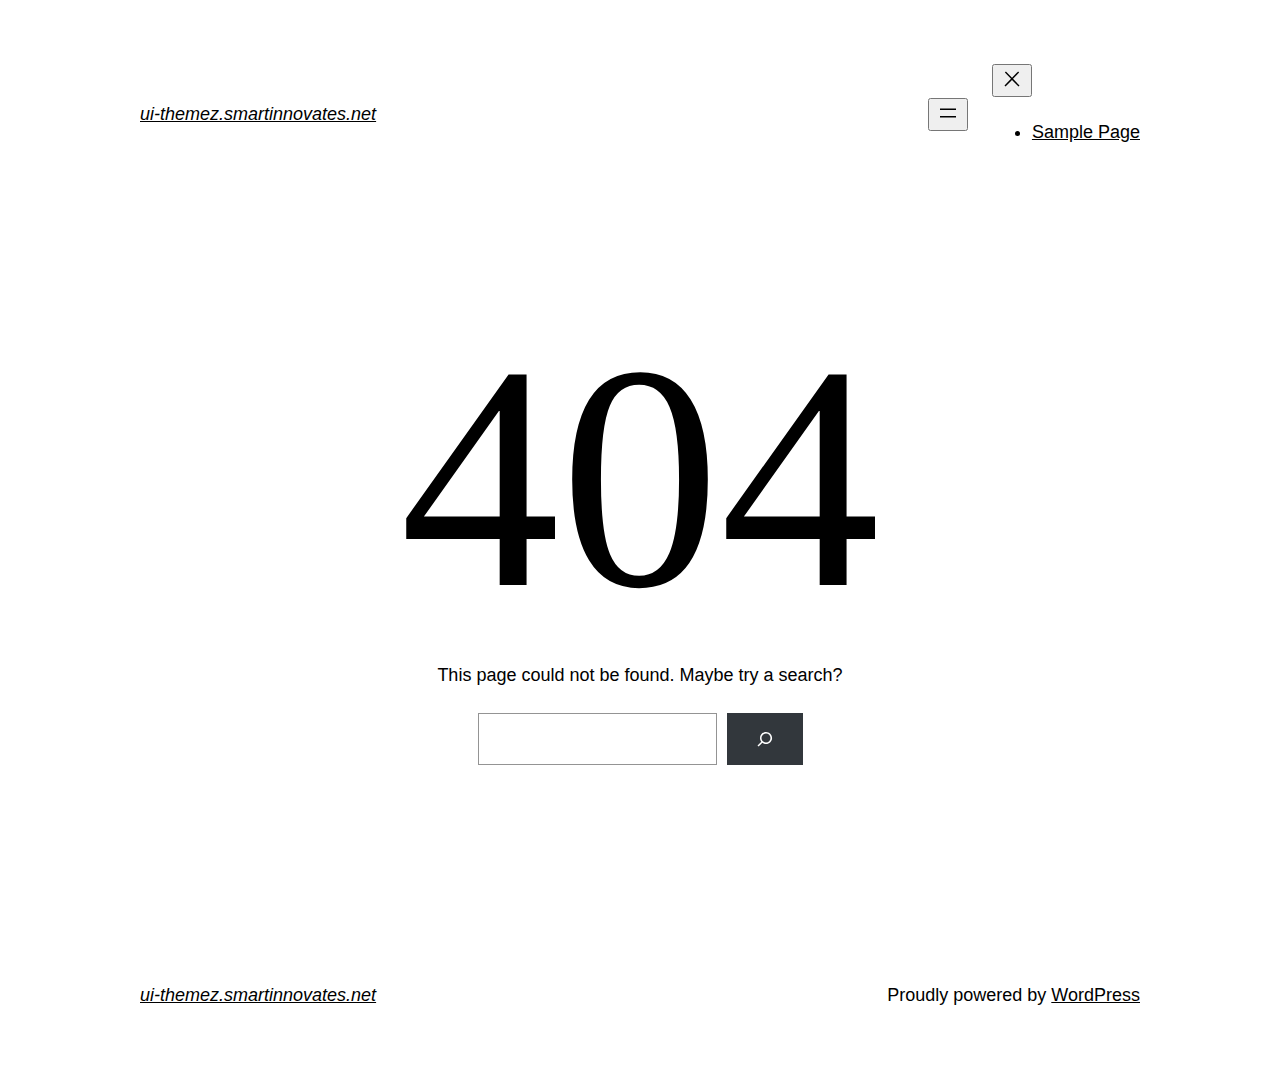
<file: css/owl.video.play.html>
<!DOCTYPE html>
<html lang="en-US">
<head>
	<meta charset="UTF-8" />
	<meta name="viewport" content="width=device-width, initial-scale=1" />
<meta name='robots' content='max-image-preview:large' />
<title>Page not found &#8211; ui-themez.smartinnovates.net</title>
<link rel="alternate" type="application/rss+xml" title="ui-themez.smartinnovates.net &raquo; Feed" href="https://ui-themez.smartinnovates.net/index.php/feed/" />
<link rel="alternate" type="application/rss+xml" title="ui-themez.smartinnovates.net &raquo; Comments Feed" href="https://ui-themez.smartinnovates.net/index.php/comments/feed/" />
<script>
window._wpemojiSettings = {"baseUrl":"https:\/\/s.w.org\/images\/core\/emoji\/14.0.0\/72x72\/","ext":".png","svgUrl":"https:\/\/s.w.org\/images\/core\/emoji\/14.0.0\/svg\/","svgExt":".svg","source":{"concatemoji":"https:\/\/ui-themez.smartinnovates.net\/wp-includes\/js\/wp-emoji-release.min.js?ver=6.4.1"}};
/*! This file is auto-generated */
!function(i,n){var o,s,e;function c(e){try{var t={supportTests:e,timestamp:(new Date).valueOf()};sessionStorage.setItem(o,JSON.stringify(t))}catch(e){}}function p(e,t,n){e.clearRect(0,0,e.canvas.width,e.canvas.height),e.fillText(t,0,0);var t=new Uint32Array(e.getImageData(0,0,e.canvas.width,e.canvas.height).data),r=(e.clearRect(0,0,e.canvas.width,e.canvas.height),e.fillText(n,0,0),new Uint32Array(e.getImageData(0,0,e.canvas.width,e.canvas.height).data));return t.every(function(e,t){return e===r[t]})}function u(e,t,n){switch(t){case"flag":return n(e,"\ud83c\udff3\ufe0f\u200d\u26a7\ufe0f","\ud83c\udff3\ufe0f\u200b\u26a7\ufe0f")?!1:!n(e,"\ud83c\uddfa\ud83c\uddf3","\ud83c\uddfa\u200b\ud83c\uddf3")&&!n(e,"\ud83c\udff4\udb40\udc67\udb40\udc62\udb40\udc65\udb40\udc6e\udb40\udc67\udb40\udc7f","\ud83c\udff4\u200b\udb40\udc67\u200b\udb40\udc62\u200b\udb40\udc65\u200b\udb40\udc6e\u200b\udb40\udc67\u200b\udb40\udc7f");case"emoji":return!n(e,"\ud83e\udef1\ud83c\udffb\u200d\ud83e\udef2\ud83c\udfff","\ud83e\udef1\ud83c\udffb\u200b\ud83e\udef2\ud83c\udfff")}return!1}function f(e,t,n){var r="undefined"!=typeof WorkerGlobalScope&&self instanceof WorkerGlobalScope?new OffscreenCanvas(300,150):i.createElement("canvas"),a=r.getContext("2d",{willReadFrequently:!0}),o=(a.textBaseline="top",a.font="600 32px Arial",{});return e.forEach(function(e){o[e]=t(a,e,n)}),o}function t(e){var t=i.createElement("script");t.src=e,t.defer=!0,i.head.appendChild(t)}"undefined"!=typeof Promise&&(o="wpEmojiSettingsSupports",s=["flag","emoji"],n.supports={everything:!0,everythingExceptFlag:!0},e=new Promise(function(e){i.addEventListener("DOMContentLoaded",e,{once:!0})}),new Promise(function(t){var n=function(){try{var e=JSON.parse(sessionStorage.getItem(o));if("object"==typeof e&&"number"==typeof e.timestamp&&(new Date).valueOf()<e.timestamp+604800&&"object"==typeof e.supportTests)return e.supportTests}catch(e){}return null}();if(!n){if("undefined"!=typeof Worker&&"undefined"!=typeof OffscreenCanvas&&"undefined"!=typeof URL&&URL.createObjectURL&&"undefined"!=typeof Blob)try{var e="postMessage("+f.toString()+"("+[JSON.stringify(s),u.toString(),p.toString()].join(",")+"));",r=new Blob([e],{type:"text/javascript"}),a=new Worker(URL.createObjectURL(r),{name:"wpTestEmojiSupports"});return void(a.onmessage=function(e){c(n=e.data),a.terminate(),t(n)})}catch(e){}c(n=f(s,u,p))}t(n)}).then(function(e){for(var t in e)n.supports[t]=e[t],n.supports.everything=n.supports.everything&&n.supports[t],"flag"!==t&&(n.supports.everythingExceptFlag=n.supports.everythingExceptFlag&&n.supports[t]);n.supports.everythingExceptFlag=n.supports.everythingExceptFlag&&!n.supports.flag,n.DOMReady=!1,n.readyCallback=function(){n.DOMReady=!0}}).then(function(){return e}).then(function(){var e;n.supports.everything||(n.readyCallback(),(e=n.source||{}).concatemoji?t(e.concatemoji):e.wpemoji&&e.twemoji&&(t(e.twemoji),t(e.wpemoji)))}))}((window,document),window._wpemojiSettings);
</script>
<style id='wp-block-site-logo-inline-css'>
.wp-block-site-logo{box-sizing:border-box;line-height:0}.wp-block-site-logo a{display:inline-block;line-height:0}.wp-block-site-logo.is-default-size img{height:auto;width:120px}.wp-block-site-logo img{height:auto;max-width:100%}.wp-block-site-logo a,.wp-block-site-logo img{border-radius:inherit}.wp-block-site-logo.aligncenter{margin-left:auto;margin-right:auto;text-align:center}.wp-block-site-logo.is-style-rounded{border-radius:9999px}
</style>
<style id='wp-block-site-title-inline-css'>
.wp-block-site-title a{color:inherit}
.wp-block-site-title{font-family: var(--wp--preset--font-family--system-font);font-size: var(--wp--preset--font-size--medium);font-style: italic;font-weight: normal;line-height: var(--wp--custom--typography--line-height--normal);}
</style>
<style id='wp-block-group-inline-css'>
.wp-block-group{box-sizing:border-box}
</style>
<style id='wp-block-group-theme-inline-css'>
:where(.wp-block-group.has-background){padding:1.25em 2.375em}
</style>
<style id='wp-block-page-list-inline-css'>
.wp-block-navigation .wp-block-page-list{align-items:var(--navigation-layout-align,initial);background-color:inherit;display:flex;flex-direction:var(--navigation-layout-direction,initial);flex-wrap:var(--navigation-layout-wrap,wrap);justify-content:var(--navigation-layout-justify,initial)}.wp-block-navigation .wp-block-navigation-item{background-color:inherit}
</style>
<link rel='stylesheet' id='wp-block-navigation-css' href='https://ui-themez.smartinnovates.net/wp-includes/blocks/navigation/style.min.css?ver=6.4.1' media='all' />
<style id='wp-block-navigation-inline-css'>
.wp-block-navigation a:where(:not(.wp-element-button)){color: inherit;}
</style>
<style id='wp-block-template-part-theme-inline-css'>
.wp-block-template-part.has-background{margin-bottom:0;margin-top:0;padding:1.25em 2.375em}
</style>
<style id='wp-block-heading-inline-css'>
h1.has-background,h2.has-background,h3.has-background,h4.has-background,h5.has-background,h6.has-background{padding:1.25em 2.375em}h1.has-text-align-left[style*=writing-mode]:where([style*=vertical-lr]),h1.has-text-align-right[style*=writing-mode]:where([style*=vertical-rl]),h2.has-text-align-left[style*=writing-mode]:where([style*=vertical-lr]),h2.has-text-align-right[style*=writing-mode]:where([style*=vertical-rl]),h3.has-text-align-left[style*=writing-mode]:where([style*=vertical-lr]),h3.has-text-align-right[style*=writing-mode]:where([style*=vertical-rl]),h4.has-text-align-left[style*=writing-mode]:where([style*=vertical-lr]),h4.has-text-align-right[style*=writing-mode]:where([style*=vertical-rl]),h5.has-text-align-left[style*=writing-mode]:where([style*=vertical-lr]),h5.has-text-align-right[style*=writing-mode]:where([style*=vertical-rl]),h6.has-text-align-left[style*=writing-mode]:where([style*=vertical-lr]),h6.has-text-align-right[style*=writing-mode]:where([style*=vertical-rl]){rotate:180deg}
</style>
<style id='wp-block-paragraph-inline-css'>
.is-small-text{font-size:.875em}.is-regular-text{font-size:1em}.is-large-text{font-size:2.25em}.is-larger-text{font-size:3em}.has-drop-cap:not(:focus):first-letter{float:left;font-size:8.4em;font-style:normal;font-weight:100;line-height:.68;margin:.05em .1em 0 0;text-transform:uppercase}body.rtl .has-drop-cap:not(:focus):first-letter{float:none;margin-left:.1em}p.has-drop-cap.has-background{overflow:hidden}p.has-background{padding:1.25em 2.375em}:where(p.has-text-color:not(.has-link-color)) a{color:inherit}p.has-text-align-left[style*="writing-mode:vertical-lr"],p.has-text-align-right[style*="writing-mode:vertical-rl"]{rotate:180deg}
</style>
<style id='wp-block-search-inline-css'>
.wp-block-search__button{margin-left:10px;word-break:normal}.wp-block-search__button.has-icon{line-height:0}.wp-block-search__button svg{fill:currentColor;min-height:24px;min-width:24px;vertical-align:text-bottom}:where(.wp-block-search__button){border:1px solid #ccc;padding:6px 10px}.wp-block-search__inside-wrapper{display:flex;flex:auto;flex-wrap:nowrap;max-width:100%}.wp-block-search__label{width:100%}.wp-block-search__input{-webkit-appearance:initial;appearance:none;border:1px solid #949494;flex-grow:1;margin-left:0;margin-right:0;min-width:3rem;padding:8px;text-decoration:unset!important}.wp-block-search.wp-block-search__button-only .wp-block-search__button{flex-shrink:0;margin-left:0;max-width:calc(100% - 100px)}:where(.wp-block-search__button-inside .wp-block-search__inside-wrapper){border:1px solid #949494;box-sizing:border-box;padding:4px}:where(.wp-block-search__button-inside .wp-block-search__inside-wrapper) .wp-block-search__input{border:none;border-radius:0;padding:0 4px}:where(.wp-block-search__button-inside .wp-block-search__inside-wrapper) .wp-block-search__input:focus{outline:none}:where(.wp-block-search__button-inside .wp-block-search__inside-wrapper) :where(.wp-block-search__button){padding:4px 8px}.wp-block-search.aligncenter .wp-block-search__inside-wrapper{margin:auto}.wp-block-search__button-behavior-expand .wp-block-search__inside-wrapper{min-width:0!important;transition-property:width}.wp-block-search__button-behavior-expand .wp-block-search__input{flex-basis:100%;transition-duration:.3s}.wp-block-search__button-behavior-expand.wp-block-search__searchfield-hidden,.wp-block-search__button-behavior-expand.wp-block-search__searchfield-hidden .wp-block-search__inside-wrapper{overflow:hidden}.wp-block-search__button-behavior-expand.wp-block-search__searchfield-hidden .wp-block-search__input{border-left-width:0!important;border-right-width:0!important;flex-basis:0;flex-grow:0;margin:0;min-width:0!important;padding-left:0!important;padding-right:0!important;width:0!important}.wp-block[data-align=right] .wp-block-search__button-behavior-expand .wp-block-search__inside-wrapper{float:right}
</style>
<style id='wp-block-search-theme-inline-css'>
.wp-block-search .wp-block-search__label{font-weight:700}.wp-block-search__button{border:1px solid #ccc;padding:.375em .625em}
</style>
<style id='wp-emoji-styles-inline-css'>

	img.wp-smiley, img.emoji {
		display: inline !important;
		border: none !important;
		box-shadow: none !important;
		height: 1em !important;
		width: 1em !important;
		margin: 0 0.07em !important;
		vertical-align: -0.1em !important;
		background: none !important;
		padding: 0 !important;
	}
</style>
<style id='wp-block-library-inline-css'>
:root{--wp-admin-theme-color:#007cba;--wp-admin-theme-color--rgb:0,124,186;--wp-admin-theme-color-darker-10:#006ba1;--wp-admin-theme-color-darker-10--rgb:0,107,161;--wp-admin-theme-color-darker-20:#005a87;--wp-admin-theme-color-darker-20--rgb:0,90,135;--wp-admin-border-width-focus:2px;--wp-block-synced-color:#7a00df;--wp-block-synced-color--rgb:122,0,223}@media (min-resolution:192dpi){:root{--wp-admin-border-width-focus:1.5px}}.wp-element-button{cursor:pointer}:root{--wp--preset--font-size--normal:16px;--wp--preset--font-size--huge:42px}:root .has-very-light-gray-background-color{background-color:#eee}:root .has-very-dark-gray-background-color{background-color:#313131}:root .has-very-light-gray-color{color:#eee}:root .has-very-dark-gray-color{color:#313131}:root .has-vivid-green-cyan-to-vivid-cyan-blue-gradient-background{background:linear-gradient(135deg,#00d084,#0693e3)}:root .has-purple-crush-gradient-background{background:linear-gradient(135deg,#34e2e4,#4721fb 50%,#ab1dfe)}:root .has-hazy-dawn-gradient-background{background:linear-gradient(135deg,#faaca8,#dad0ec)}:root .has-subdued-olive-gradient-background{background:linear-gradient(135deg,#fafae1,#67a671)}:root .has-atomic-cream-gradient-background{background:linear-gradient(135deg,#fdd79a,#004a59)}:root .has-nightshade-gradient-background{background:linear-gradient(135deg,#330968,#31cdcf)}:root .has-midnight-gradient-background{background:linear-gradient(135deg,#020381,#2874fc)}.has-regular-font-size{font-size:1em}.has-larger-font-size{font-size:2.625em}.has-normal-font-size{font-size:var(--wp--preset--font-size--normal)}.has-huge-font-size{font-size:var(--wp--preset--font-size--huge)}.has-text-align-center{text-align:center}.has-text-align-left{text-align:left}.has-text-align-right{text-align:right}#end-resizable-editor-section{display:none}.aligncenter{clear:both}.items-justified-left{justify-content:flex-start}.items-justified-center{justify-content:center}.items-justified-right{justify-content:flex-end}.items-justified-space-between{justify-content:space-between}.screen-reader-text{clip:rect(1px,1px,1px,1px);word-wrap:normal!important;border:0;-webkit-clip-path:inset(50%);clip-path:inset(50%);height:1px;margin:-1px;overflow:hidden;padding:0;position:absolute;width:1px}.screen-reader-text:focus{clip:auto!important;background-color:#ddd;-webkit-clip-path:none;clip-path:none;color:#444;display:block;font-size:1em;height:auto;left:5px;line-height:normal;padding:15px 23px 14px;text-decoration:none;top:5px;width:auto;z-index:100000}html :where(.has-border-color){border-style:solid}html :where([style*=border-top-color]){border-top-style:solid}html :where([style*=border-right-color]){border-right-style:solid}html :where([style*=border-bottom-color]){border-bottom-style:solid}html :where([style*=border-left-color]){border-left-style:solid}html :where([style*=border-width]){border-style:solid}html :where([style*=border-top-width]){border-top-style:solid}html :where([style*=border-right-width]){border-right-style:solid}html :where([style*=border-bottom-width]){border-bottom-style:solid}html :where([style*=border-left-width]){border-left-style:solid}html :where(img[class*=wp-image-]){height:auto;max-width:100%}:where(figure){margin:0 0 1em}html :where(.is-position-sticky){--wp-admin--admin-bar--position-offset:var(--wp-admin--admin-bar--height,0px)}@media screen and (max-width:600px){html :where(.is-position-sticky){--wp-admin--admin-bar--position-offset:0px}}
</style>
<style id='global-styles-inline-css'>
body{--wp--preset--color--black: #000000;--wp--preset--color--cyan-bluish-gray: #abb8c3;--wp--preset--color--white: #ffffff;--wp--preset--color--pale-pink: #f78da7;--wp--preset--color--vivid-red: #cf2e2e;--wp--preset--color--luminous-vivid-orange: #ff6900;--wp--preset--color--luminous-vivid-amber: #fcb900;--wp--preset--color--light-green-cyan: #7bdcb5;--wp--preset--color--vivid-green-cyan: #00d084;--wp--preset--color--pale-cyan-blue: #8ed1fc;--wp--preset--color--vivid-cyan-blue: #0693e3;--wp--preset--color--vivid-purple: #9b51e0;--wp--preset--color--foreground: #000000;--wp--preset--color--background: #ffffff;--wp--preset--color--primary: #1a4548;--wp--preset--color--secondary: #ffe2c7;--wp--preset--color--tertiary: #F6F6F6;--wp--preset--gradient--vivid-cyan-blue-to-vivid-purple: linear-gradient(135deg,rgba(6,147,227,1) 0%,rgb(155,81,224) 100%);--wp--preset--gradient--light-green-cyan-to-vivid-green-cyan: linear-gradient(135deg,rgb(122,220,180) 0%,rgb(0,208,130) 100%);--wp--preset--gradient--luminous-vivid-amber-to-luminous-vivid-orange: linear-gradient(135deg,rgba(252,185,0,1) 0%,rgba(255,105,0,1) 100%);--wp--preset--gradient--luminous-vivid-orange-to-vivid-red: linear-gradient(135deg,rgba(255,105,0,1) 0%,rgb(207,46,46) 100%);--wp--preset--gradient--very-light-gray-to-cyan-bluish-gray: linear-gradient(135deg,rgb(238,238,238) 0%,rgb(169,184,195) 100%);--wp--preset--gradient--cool-to-warm-spectrum: linear-gradient(135deg,rgb(74,234,220) 0%,rgb(151,120,209) 20%,rgb(207,42,186) 40%,rgb(238,44,130) 60%,rgb(251,105,98) 80%,rgb(254,248,76) 100%);--wp--preset--gradient--blush-light-purple: linear-gradient(135deg,rgb(255,206,236) 0%,rgb(152,150,240) 100%);--wp--preset--gradient--blush-bordeaux: linear-gradient(135deg,rgb(254,205,165) 0%,rgb(254,45,45) 50%,rgb(107,0,62) 100%);--wp--preset--gradient--luminous-dusk: linear-gradient(135deg,rgb(255,203,112) 0%,rgb(199,81,192) 50%,rgb(65,88,208) 100%);--wp--preset--gradient--pale-ocean: linear-gradient(135deg,rgb(255,245,203) 0%,rgb(182,227,212) 50%,rgb(51,167,181) 100%);--wp--preset--gradient--electric-grass: linear-gradient(135deg,rgb(202,248,128) 0%,rgb(113,206,126) 100%);--wp--preset--gradient--midnight: linear-gradient(135deg,rgb(2,3,129) 0%,rgb(40,116,252) 100%);--wp--preset--gradient--vertical-secondary-to-tertiary: linear-gradient(to bottom,var(--wp--preset--color--secondary) 0%,var(--wp--preset--color--tertiary) 100%);--wp--preset--gradient--vertical-secondary-to-background: linear-gradient(to bottom,var(--wp--preset--color--secondary) 0%,var(--wp--preset--color--background) 100%);--wp--preset--gradient--vertical-tertiary-to-background: linear-gradient(to bottom,var(--wp--preset--color--tertiary) 0%,var(--wp--preset--color--background) 100%);--wp--preset--gradient--diagonal-primary-to-foreground: linear-gradient(to bottom right,var(--wp--preset--color--primary) 0%,var(--wp--preset--color--foreground) 100%);--wp--preset--gradient--diagonal-secondary-to-background: linear-gradient(to bottom right,var(--wp--preset--color--secondary) 50%,var(--wp--preset--color--background) 50%);--wp--preset--gradient--diagonal-background-to-secondary: linear-gradient(to bottom right,var(--wp--preset--color--background) 50%,var(--wp--preset--color--secondary) 50%);--wp--preset--gradient--diagonal-tertiary-to-background: linear-gradient(to bottom right,var(--wp--preset--color--tertiary) 50%,var(--wp--preset--color--background) 50%);--wp--preset--gradient--diagonal-background-to-tertiary: linear-gradient(to bottom right,var(--wp--preset--color--background) 50%,var(--wp--preset--color--tertiary) 50%);--wp--preset--font-size--small: 1rem;--wp--preset--font-size--medium: 1.125rem;--wp--preset--font-size--large: 1.75rem;--wp--preset--font-size--x-large: clamp(1.75rem, 3vw, 2.25rem);--wp--preset--font-family--system-font: -apple-system,BlinkMacSystemFont,"Segoe UI",Roboto,Oxygen-Sans,Ubuntu,Cantarell,"Helvetica Neue",sans-serif;--wp--preset--font-family--source-serif-pro: "Source Serif Pro", serif;--wp--preset--spacing--20: 0.44rem;--wp--preset--spacing--30: 0.67rem;--wp--preset--spacing--40: 1rem;--wp--preset--spacing--50: 1.5rem;--wp--preset--spacing--60: 2.25rem;--wp--preset--spacing--70: 3.38rem;--wp--preset--spacing--80: 5.06rem;--wp--preset--shadow--natural: 6px 6px 9px rgba(0, 0, 0, 0.2);--wp--preset--shadow--deep: 12px 12px 50px rgba(0, 0, 0, 0.4);--wp--preset--shadow--sharp: 6px 6px 0px rgba(0, 0, 0, 0.2);--wp--preset--shadow--outlined: 6px 6px 0px -3px rgba(255, 255, 255, 1), 6px 6px rgba(0, 0, 0, 1);--wp--preset--shadow--crisp: 6px 6px 0px rgba(0, 0, 0, 1);--wp--custom--spacing--small: max(1.25rem, 5vw);--wp--custom--spacing--medium: clamp(2rem, 8vw, calc(4 * var(--wp--style--block-gap)));--wp--custom--spacing--large: clamp(4rem, 10vw, 8rem);--wp--custom--spacing--outer: var(--wp--custom--spacing--small, 1.25rem);--wp--custom--typography--font-size--huge: clamp(2.25rem, 4vw, 2.75rem);--wp--custom--typography--font-size--gigantic: clamp(2.75rem, 6vw, 3.25rem);--wp--custom--typography--font-size--colossal: clamp(3.25rem, 8vw, 6.25rem);--wp--custom--typography--line-height--tiny: 1.15;--wp--custom--typography--line-height--small: 1.2;--wp--custom--typography--line-height--medium: 1.4;--wp--custom--typography--line-height--normal: 1.6;}body { margin: 0;--wp--style--global--content-size: 650px;--wp--style--global--wide-size: 1000px; }.wp-site-blocks > .alignleft { float: left; margin-right: 2em; }.wp-site-blocks > .alignright { float: right; margin-left: 2em; }.wp-site-blocks > .aligncenter { justify-content: center; margin-left: auto; margin-right: auto; }:where(.wp-site-blocks) > * { margin-block-start: 1.5rem; margin-block-end: 0; }:where(.wp-site-blocks) > :first-child:first-child { margin-block-start: 0; }:where(.wp-site-blocks) > :last-child:last-child { margin-block-end: 0; }body { --wp--style--block-gap: 1.5rem; }:where(body .is-layout-flow)  > :first-child:first-child{margin-block-start: 0;}:where(body .is-layout-flow)  > :last-child:last-child{margin-block-end: 0;}:where(body .is-layout-flow)  > *{margin-block-start: 1.5rem;margin-block-end: 0;}:where(body .is-layout-constrained)  > :first-child:first-child{margin-block-start: 0;}:where(body .is-layout-constrained)  > :last-child:last-child{margin-block-end: 0;}:where(body .is-layout-constrained)  > *{margin-block-start: 1.5rem;margin-block-end: 0;}:where(body .is-layout-flex) {gap: 1.5rem;}:where(body .is-layout-grid) {gap: 1.5rem;}body .is-layout-flow > .alignleft{float: left;margin-inline-start: 0;margin-inline-end: 2em;}body .is-layout-flow > .alignright{float: right;margin-inline-start: 2em;margin-inline-end: 0;}body .is-layout-flow > .aligncenter{margin-left: auto !important;margin-right: auto !important;}body .is-layout-constrained > .alignleft{float: left;margin-inline-start: 0;margin-inline-end: 2em;}body .is-layout-constrained > .alignright{float: right;margin-inline-start: 2em;margin-inline-end: 0;}body .is-layout-constrained > .aligncenter{margin-left: auto !important;margin-right: auto !important;}body .is-layout-constrained > :where(:not(.alignleft):not(.alignright):not(.alignfull)){max-width: var(--wp--style--global--content-size);margin-left: auto !important;margin-right: auto !important;}body .is-layout-constrained > .alignwide{max-width: var(--wp--style--global--wide-size);}body .is-layout-flex{display: flex;}body .is-layout-flex{flex-wrap: wrap;align-items: center;}body .is-layout-flex > *{margin: 0;}body .is-layout-grid{display: grid;}body .is-layout-grid > *{margin: 0;}body{background-color: var(--wp--preset--color--background);color: var(--wp--preset--color--foreground);font-family: var(--wp--preset--font-family--system-font);font-size: var(--wp--preset--font-size--medium);line-height: var(--wp--custom--typography--line-height--normal);padding-top: 0px;padding-right: 0px;padding-bottom: 0px;padding-left: 0px;}a:where(:not(.wp-element-button)){color: var(--wp--preset--color--foreground);text-decoration: underline;}h1{font-family: var(--wp--preset--font-family--source-serif-pro);font-size: var(--wp--custom--typography--font-size--colossal);font-weight: 300;line-height: var(--wp--custom--typography--line-height--tiny);}h2{font-family: var(--wp--preset--font-family--source-serif-pro);font-size: var(--wp--custom--typography--font-size--gigantic);font-weight: 300;line-height: var(--wp--custom--typography--line-height--small);}h3{font-family: var(--wp--preset--font-family--source-serif-pro);font-size: var(--wp--custom--typography--font-size--huge);font-weight: 300;line-height: var(--wp--custom--typography--line-height--tiny);}h4{font-family: var(--wp--preset--font-family--source-serif-pro);font-size: var(--wp--preset--font-size--x-large);font-weight: 300;line-height: var(--wp--custom--typography--line-height--tiny);}h5{font-family: var(--wp--preset--font-family--system-font);font-size: var(--wp--preset--font-size--medium);font-weight: 700;line-height: var(--wp--custom--typography--line-height--normal);text-transform: uppercase;}h6{font-family: var(--wp--preset--font-family--system-font);font-size: var(--wp--preset--font-size--medium);font-weight: 400;line-height: var(--wp--custom--typography--line-height--normal);text-transform: uppercase;}.wp-element-button, .wp-block-button__link{background-color: #32373c;border-width: 0;color: #fff;font-family: inherit;font-size: inherit;line-height: inherit;padding: calc(0.667em + 2px) calc(1.333em + 2px);text-decoration: none;}.has-black-color{color: var(--wp--preset--color--black) !important;}.has-cyan-bluish-gray-color{color: var(--wp--preset--color--cyan-bluish-gray) !important;}.has-white-color{color: var(--wp--preset--color--white) !important;}.has-pale-pink-color{color: var(--wp--preset--color--pale-pink) !important;}.has-vivid-red-color{color: var(--wp--preset--color--vivid-red) !important;}.has-luminous-vivid-orange-color{color: var(--wp--preset--color--luminous-vivid-orange) !important;}.has-luminous-vivid-amber-color{color: var(--wp--preset--color--luminous-vivid-amber) !important;}.has-light-green-cyan-color{color: var(--wp--preset--color--light-green-cyan) !important;}.has-vivid-green-cyan-color{color: var(--wp--preset--color--vivid-green-cyan) !important;}.has-pale-cyan-blue-color{color: var(--wp--preset--color--pale-cyan-blue) !important;}.has-vivid-cyan-blue-color{color: var(--wp--preset--color--vivid-cyan-blue) !important;}.has-vivid-purple-color{color: var(--wp--preset--color--vivid-purple) !important;}.has-foreground-color{color: var(--wp--preset--color--foreground) !important;}.has-background-color{color: var(--wp--preset--color--background) !important;}.has-primary-color{color: var(--wp--preset--color--primary) !important;}.has-secondary-color{color: var(--wp--preset--color--secondary) !important;}.has-tertiary-color{color: var(--wp--preset--color--tertiary) !important;}.has-black-background-color{background-color: var(--wp--preset--color--black) !important;}.has-cyan-bluish-gray-background-color{background-color: var(--wp--preset--color--cyan-bluish-gray) !important;}.has-white-background-color{background-color: var(--wp--preset--color--white) !important;}.has-pale-pink-background-color{background-color: var(--wp--preset--color--pale-pink) !important;}.has-vivid-red-background-color{background-color: var(--wp--preset--color--vivid-red) !important;}.has-luminous-vivid-orange-background-color{background-color: var(--wp--preset--color--luminous-vivid-orange) !important;}.has-luminous-vivid-amber-background-color{background-color: var(--wp--preset--color--luminous-vivid-amber) !important;}.has-light-green-cyan-background-color{background-color: var(--wp--preset--color--light-green-cyan) !important;}.has-vivid-green-cyan-background-color{background-color: var(--wp--preset--color--vivid-green-cyan) !important;}.has-pale-cyan-blue-background-color{background-color: var(--wp--preset--color--pale-cyan-blue) !important;}.has-vivid-cyan-blue-background-color{background-color: var(--wp--preset--color--vivid-cyan-blue) !important;}.has-vivid-purple-background-color{background-color: var(--wp--preset--color--vivid-purple) !important;}.has-foreground-background-color{background-color: var(--wp--preset--color--foreground) !important;}.has-background-background-color{background-color: var(--wp--preset--color--background) !important;}.has-primary-background-color{background-color: var(--wp--preset--color--primary) !important;}.has-secondary-background-color{background-color: var(--wp--preset--color--secondary) !important;}.has-tertiary-background-color{background-color: var(--wp--preset--color--tertiary) !important;}.has-black-border-color{border-color: var(--wp--preset--color--black) !important;}.has-cyan-bluish-gray-border-color{border-color: var(--wp--preset--color--cyan-bluish-gray) !important;}.has-white-border-color{border-color: var(--wp--preset--color--white) !important;}.has-pale-pink-border-color{border-color: var(--wp--preset--color--pale-pink) !important;}.has-vivid-red-border-color{border-color: var(--wp--preset--color--vivid-red) !important;}.has-luminous-vivid-orange-border-color{border-color: var(--wp--preset--color--luminous-vivid-orange) !important;}.has-luminous-vivid-amber-border-color{border-color: var(--wp--preset--color--luminous-vivid-amber) !important;}.has-light-green-cyan-border-color{border-color: var(--wp--preset--color--light-green-cyan) !important;}.has-vivid-green-cyan-border-color{border-color: var(--wp--preset--color--vivid-green-cyan) !important;}.has-pale-cyan-blue-border-color{border-color: var(--wp--preset--color--pale-cyan-blue) !important;}.has-vivid-cyan-blue-border-color{border-color: var(--wp--preset--color--vivid-cyan-blue) !important;}.has-vivid-purple-border-color{border-color: var(--wp--preset--color--vivid-purple) !important;}.has-foreground-border-color{border-color: var(--wp--preset--color--foreground) !important;}.has-background-border-color{border-color: var(--wp--preset--color--background) !important;}.has-primary-border-color{border-color: var(--wp--preset--color--primary) !important;}.has-secondary-border-color{border-color: var(--wp--preset--color--secondary) !important;}.has-tertiary-border-color{border-color: var(--wp--preset--color--tertiary) !important;}.has-vivid-cyan-blue-to-vivid-purple-gradient-background{background: var(--wp--preset--gradient--vivid-cyan-blue-to-vivid-purple) !important;}.has-light-green-cyan-to-vivid-green-cyan-gradient-background{background: var(--wp--preset--gradient--light-green-cyan-to-vivid-green-cyan) !important;}.has-luminous-vivid-amber-to-luminous-vivid-orange-gradient-background{background: var(--wp--preset--gradient--luminous-vivid-amber-to-luminous-vivid-orange) !important;}.has-luminous-vivid-orange-to-vivid-red-gradient-background{background: var(--wp--preset--gradient--luminous-vivid-orange-to-vivid-red) !important;}.has-very-light-gray-to-cyan-bluish-gray-gradient-background{background: var(--wp--preset--gradient--very-light-gray-to-cyan-bluish-gray) !important;}.has-cool-to-warm-spectrum-gradient-background{background: var(--wp--preset--gradient--cool-to-warm-spectrum) !important;}.has-blush-light-purple-gradient-background{background: var(--wp--preset--gradient--blush-light-purple) !important;}.has-blush-bordeaux-gradient-background{background: var(--wp--preset--gradient--blush-bordeaux) !important;}.has-luminous-dusk-gradient-background{background: var(--wp--preset--gradient--luminous-dusk) !important;}.has-pale-ocean-gradient-background{background: var(--wp--preset--gradient--pale-ocean) !important;}.has-electric-grass-gradient-background{background: var(--wp--preset--gradient--electric-grass) !important;}.has-midnight-gradient-background{background: var(--wp--preset--gradient--midnight) !important;}.has-vertical-secondary-to-tertiary-gradient-background{background: var(--wp--preset--gradient--vertical-secondary-to-tertiary) !important;}.has-vertical-secondary-to-background-gradient-background{background: var(--wp--preset--gradient--vertical-secondary-to-background) !important;}.has-vertical-tertiary-to-background-gradient-background{background: var(--wp--preset--gradient--vertical-tertiary-to-background) !important;}.has-diagonal-primary-to-foreground-gradient-background{background: var(--wp--preset--gradient--diagonal-primary-to-foreground) !important;}.has-diagonal-secondary-to-background-gradient-background{background: var(--wp--preset--gradient--diagonal-secondary-to-background) !important;}.has-diagonal-background-to-secondary-gradient-background{background: var(--wp--preset--gradient--diagonal-background-to-secondary) !important;}.has-diagonal-tertiary-to-background-gradient-background{background: var(--wp--preset--gradient--diagonal-tertiary-to-background) !important;}.has-diagonal-background-to-tertiary-gradient-background{background: var(--wp--preset--gradient--diagonal-background-to-tertiary) !important;}.has-small-font-size{font-size: var(--wp--preset--font-size--small) !important;}.has-medium-font-size{font-size: var(--wp--preset--font-size--medium) !important;}.has-large-font-size{font-size: var(--wp--preset--font-size--large) !important;}.has-x-large-font-size{font-size: var(--wp--preset--font-size--x-large) !important;}.has-system-font-font-family{font-family: var(--wp--preset--font-family--system-font) !important;}.has-source-serif-pro-font-family{font-family: var(--wp--preset--font-family--source-serif-pro) !important;}
</style>
<style id='core-block-supports-inline-css'>
.wp-container-core-navigation-layout-1.wp-container-core-navigation-layout-1{justify-content:flex-end;}.wp-container-core-group-layout-2.wp-container-core-group-layout-2{justify-content:space-between;}.wp-container-core-group-layout-6.wp-container-core-group-layout-6{justify-content:space-between;}
</style>
<style id='wp-block-template-skip-link-inline-css'>

		.skip-link.screen-reader-text {
			border: 0;
			clip: rect(1px,1px,1px,1px);
			clip-path: inset(50%);
			height: 1px;
			margin: -1px;
			overflow: hidden;
			padding: 0;
			position: absolute !important;
			width: 1px;
			word-wrap: normal !important;
		}

		.skip-link.screen-reader-text:focus {
			background-color: #eee;
			clip: auto !important;
			clip-path: none;
			color: #444;
			display: block;
			font-size: 1em;
			height: auto;
			left: 5px;
			line-height: normal;
			padding: 15px 23px 14px;
			text-decoration: none;
			top: 5px;
			width: auto;
			z-index: 100000;
		}
</style>
<link rel='stylesheet' id='twentytwentytwo-style-css' href='https://ui-themez.smartinnovates.net/wp-content/themes/twentytwentytwo/style.css?ver=1.2' media='all' />
<script src="https://ui-themez.smartinnovates.net/wp-includes/js/dist/interactivity.min.js?ver=6.4.1" id="wp-interactivity-js" defer data-wp-strategy="defer"></script>
<script src="https://ui-themez.smartinnovates.net/wp-includes/blocks/navigation/view.min.js?ver=e3d6f3216904b5b42831" id="wp-block-navigation-view-js" defer data-wp-strategy="defer"></script>
<link rel="https://api.w.org/" href="https://ui-themez.smartinnovates.net/index.php/wp-json/" /><link rel="EditURI" type="application/rsd+xml" title="RSD" href="https://ui-themez.smartinnovates.net/xmlrpc.php?rsd" />
<meta name="generator" content="WordPress 6.4.1" />
<style id='wp-fonts-local'>
@font-face{font-family:"Source Serif Pro";font-style:normal;font-weight:200 900;font-display:fallback;src:url('https://ui-themez.smartinnovates.net/wp-content/themes/twentytwentytwo/assets/fonts/source-serif-pro/SourceSerif4Variable-Roman.ttf.woff2') format('woff2');font-stretch:normal;}
@font-face{font-family:"Source Serif Pro";font-style:italic;font-weight:200 900;font-display:fallback;src:url('https://ui-themez.smartinnovates.net/wp-content/themes/twentytwentytwo/assets/fonts/source-serif-pro/SourceSerif4Variable-Italic.ttf.woff2') format('woff2');font-stretch:normal;}
</style>
</head>

<body class="error404 wp-embed-responsive">

<div class="wp-site-blocks"><header class="wp-block-template-part">
<div class="wp-block-group is-layout-constrained wp-block-group-is-layout-constrained">
<div class="wp-block-group alignwide is-content-justification-space-between is-layout-flex wp-container-core-group-layout-2 wp-block-group-is-layout-flex" style="padding-top:var(--wp--custom--spacing--small, 1.25rem);padding-bottom:var(--wp--custom--spacing--large, 8rem)">
<div class="wp-block-group is-layout-flex wp-block-group-is-layout-flex">

<h1 class="wp-block-site-title"><a href="https://ui-themez.smartinnovates.net" target="_self" rel="home">ui-themez.smartinnovates.net</a></h1></div>


<nav class="is-responsive items-justified-right wp-block-navigation is-content-justification-right is-layout-flex wp-container-core-navigation-layout-1 wp-block-navigation-is-layout-flex" aria-label="" 
			data-wp-interactive
			data-wp-context='{"core":{"navigation":{"overlayOpenedBy":[],"type":"overlay","roleAttribute":"","ariaLabel":"Menu"}}}'
		><button aria-haspopup="true" aria-label="Open menu" class="wp-block-navigation__responsive-container-open " 
			data-wp-on--click="actions.core.navigation.openMenuOnClick"
			data-wp-on--keydown="actions.core.navigation.handleMenuKeydown"
		><svg width="24" height="24" xmlns="http://www.w3.org/2000/svg" viewBox="0 0 24 24" aria-hidden="true" focusable="false"><rect x="4" y="7.5" width="16" height="1.5" /><rect x="4" y="15" width="16" height="1.5" /></svg></button>
			<div class="wp-block-navigation__responsive-container  " style="" id="modal-1" 
			data-wp-class--has-modal-open="selectors.core.navigation.isMenuOpen"
			data-wp-class--is-menu-open="selectors.core.navigation.isMenuOpen"
			data-wp-effect="effects.core.navigation.initMenu"
			data-wp-on--keydown="actions.core.navigation.handleMenuKeydown"
			data-wp-on--focusout="actions.core.navigation.handleMenuFocusout"
			tabindex="-1"
		>
				<div class="wp-block-navigation__responsive-close" tabindex="-1">
					<div class="wp-block-navigation__responsive-dialog" 
			data-wp-bind--aria-modal="selectors.core.navigation.ariaModal"
			data-wp-bind--aria-label="selectors.core.navigation.ariaLabel"
			data-wp-bind--role="selectors.core.navigation.roleAttribute"
			data-wp-effect="effects.core.navigation.focusFirstElement"
		>
							<button aria-label="Close menu" class="wp-block-navigation__responsive-container-close" 
			data-wp-on--click="actions.core.navigation.closeMenuOnClick"
		><svg xmlns="http://www.w3.org/2000/svg" viewBox="0 0 24 24" width="24" height="24" aria-hidden="true" focusable="false"><path d="M13 11.8l6.1-6.3-1-1-6.1 6.2-6.1-6.2-1 1 6.1 6.3-6.5 6.7 1 1 6.5-6.6 6.5 6.6 1-1z"></path></svg></button>
						<div class="wp-block-navigation__responsive-container-content" id="modal-1-content">
							<ul class="wp-block-page-list"><li class="wp-block-pages-list__item wp-block-navigation-item open-on-hover-click"><a class="wp-block-pages-list__item__link wp-block-navigation-item__content" href="https://ui-themez.smartinnovates.net/index.php/sample-page/">Sample Page</a></li></ul>
						</div>
					</div>
				</div>
			</div></nav></div>
</div>
</header>


<main class="wp-block-group is-layout-flow wp-block-group-is-layout-flow">
<div class="wp-block-group is-layout-constrained wp-block-group-is-layout-constrained">

					<h2 class="has-text-align-center wp-block-heading" style="font-size:clamp(4rem, 40vw, 20rem);font-weight:200;line-height:1">404</h2>
					
					
					<p class="has-text-align-center">This page could not be found. Maybe try a search?</p>
					
					<form role="search" method="get" action="https://ui-themez.smartinnovates.net/" class="wp-block-search__button-outside wp-block-search__icon-button aligncenter wp-block-search"    ><label class="wp-block-search__label screen-reader-text" for="wp-block-search__input-2" >Search</label><div class="wp-block-search__inside-wrapper "  style="width: 50%"><input class="wp-block-search__input" id="wp-block-search__input-2" placeholder="" value="" type="search" name="s" required /><button aria-label="Search" class="wp-block-search__button has-icon wp-element-button" type="submit" ><svg class="search-icon" viewBox="0 0 24 24" width="24" height="24">
					<path d="M13 5c-3.3 0-6 2.7-6 6 0 1.4.5 2.7 1.3 3.7l-3.8 3.8 1.1 1.1 3.8-3.8c1 .8 2.3 1.3 3.7 1.3 3.3 0 6-2.7 6-6S16.3 5 13 5zm0 10.5c-2.5 0-4.5-2-4.5-4.5s2-4.5 4.5-4.5 4.5 2 4.5 4.5-2 4.5-4.5 4.5z"></path>
				</svg></button></div></form>
</div>
</main>


<footer class="wp-block-template-part">
<div class="wp-block-group is-layout-constrained wp-block-group-is-layout-constrained" style="padding-top:var(--wp--custom--spacing--large, 8rem)">

					<div class="wp-block-group alignfull is-layout-constrained wp-block-group-is-layout-constrained">
					<div class="wp-block-group alignwide is-content-justification-space-between is-layout-flex wp-container-core-group-layout-6 wp-block-group-is-layout-flex" style="padding-top:4rem;padding-bottom:4rem"><p class="wp-block-site-title"><a href="https://ui-themez.smartinnovates.net" target="_self" rel="home">ui-themez.smartinnovates.net</a></p>

					
					<p class="has-text-align-right">Proudly powered by <a href="https://wordpress.org" rel="nofollow">WordPress</a></p>
					</div>
					</div>
					
</div>

</footer>
</div>
<script id="wp-block-template-skip-link-js-after">
	( function() {
		var skipLinkTarget = document.querySelector( 'main' ),
			sibling,
			skipLinkTargetID,
			skipLink;

		// Early exit if a skip-link target can't be located.
		if ( ! skipLinkTarget ) {
			return;
		}

		/*
		 * Get the site wrapper.
		 * The skip-link will be injected in the beginning of it.
		 */
		sibling = document.querySelector( '.wp-site-blocks' );

		// Early exit if the root element was not found.
		if ( ! sibling ) {
			return;
		}

		// Get the skip-link target's ID, and generate one if it doesn't exist.
		skipLinkTargetID = skipLinkTarget.id;
		if ( ! skipLinkTargetID ) {
			skipLinkTargetID = 'wp--skip-link--target';
			skipLinkTarget.id = skipLinkTargetID;
		}

		// Create the skip link.
		skipLink = document.createElement( 'a' );
		skipLink.classList.add( 'skip-link', 'screen-reader-text' );
		skipLink.href = '#' + skipLinkTargetID;
		skipLink.innerHTML = 'Skip to content';

		// Inject the skip link.
		sibling.parentElement.insertBefore( skipLink, sibling );
	}() );
	
</script>
</body>
</html>

<!-- plugin=object-cache-pro client=phpredis metric#hits=688 metric#misses=40 metric#hit-ratio=94.5 metric#bytes=120757 metric#prefetches=0 metric#store-reads=59 metric#store-writes=2 metric#store-hits=28 metric#store-misses=31 metric#sql-queries=3 metric#ms-total=112.31 metric#ms-cache=24.83 metric#ms-cache-avg=0.4139 metric#ms-cache-ratio=22.1 -->
</file>
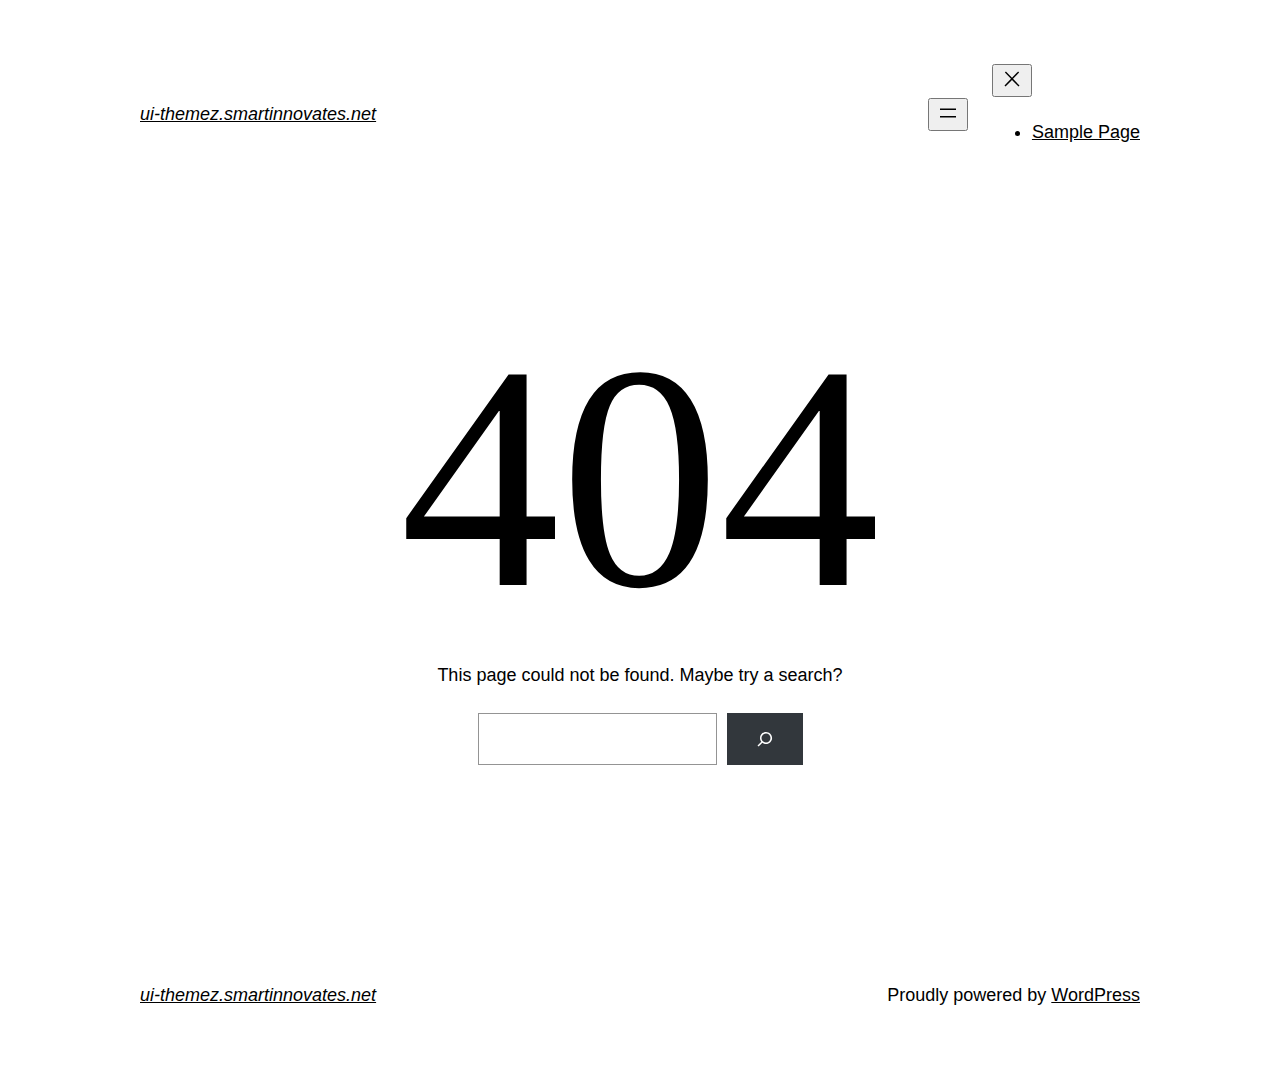
<file: fonts/et-line.html>
<!DOCTYPE html>
<html lang="en-US">
<head>
	<meta charset="UTF-8" />
	<meta name="viewport" content="width=device-width, initial-scale=1" />
<meta name='robots' content='max-image-preview:large' />
<title>Page not found &#8211; ui-themez.smartinnovates.net</title>
<link rel="alternate" type="application/rss+xml" title="ui-themez.smartinnovates.net &raquo; Feed" href="https://ui-themez.smartinnovates.net/index.php/feed/" />
<link rel="alternate" type="application/rss+xml" title="ui-themez.smartinnovates.net &raquo; Comments Feed" href="https://ui-themez.smartinnovates.net/index.php/comments/feed/" />
<script>
window._wpemojiSettings = {"baseUrl":"https:\/\/s.w.org\/images\/core\/emoji\/14.0.0\/72x72\/","ext":".png","svgUrl":"https:\/\/s.w.org\/images\/core\/emoji\/14.0.0\/svg\/","svgExt":".svg","source":{"concatemoji":"https:\/\/ui-themez.smartinnovates.net\/wp-includes\/js\/wp-emoji-release.min.js?ver=6.4.1"}};
/*! This file is auto-generated */
!function(i,n){var o,s,e;function c(e){try{var t={supportTests:e,timestamp:(new Date).valueOf()};sessionStorage.setItem(o,JSON.stringify(t))}catch(e){}}function p(e,t,n){e.clearRect(0,0,e.canvas.width,e.canvas.height),e.fillText(t,0,0);var t=new Uint32Array(e.getImageData(0,0,e.canvas.width,e.canvas.height).data),r=(e.clearRect(0,0,e.canvas.width,e.canvas.height),e.fillText(n,0,0),new Uint32Array(e.getImageData(0,0,e.canvas.width,e.canvas.height).data));return t.every(function(e,t){return e===r[t]})}function u(e,t,n){switch(t){case"flag":return n(e,"\ud83c\udff3\ufe0f\u200d\u26a7\ufe0f","\ud83c\udff3\ufe0f\u200b\u26a7\ufe0f")?!1:!n(e,"\ud83c\uddfa\ud83c\uddf3","\ud83c\uddfa\u200b\ud83c\uddf3")&&!n(e,"\ud83c\udff4\udb40\udc67\udb40\udc62\udb40\udc65\udb40\udc6e\udb40\udc67\udb40\udc7f","\ud83c\udff4\u200b\udb40\udc67\u200b\udb40\udc62\u200b\udb40\udc65\u200b\udb40\udc6e\u200b\udb40\udc67\u200b\udb40\udc7f");case"emoji":return!n(e,"\ud83e\udef1\ud83c\udffb\u200d\ud83e\udef2\ud83c\udfff","\ud83e\udef1\ud83c\udffb\u200b\ud83e\udef2\ud83c\udfff")}return!1}function f(e,t,n){var r="undefined"!=typeof WorkerGlobalScope&&self instanceof WorkerGlobalScope?new OffscreenCanvas(300,150):i.createElement("canvas"),a=r.getContext("2d",{willReadFrequently:!0}),o=(a.textBaseline="top",a.font="600 32px Arial",{});return e.forEach(function(e){o[e]=t(a,e,n)}),o}function t(e){var t=i.createElement("script");t.src=e,t.defer=!0,i.head.appendChild(t)}"undefined"!=typeof Promise&&(o="wpEmojiSettingsSupports",s=["flag","emoji"],n.supports={everything:!0,everythingExceptFlag:!0},e=new Promise(function(e){i.addEventListener("DOMContentLoaded",e,{once:!0})}),new Promise(function(t){var n=function(){try{var e=JSON.parse(sessionStorage.getItem(o));if("object"==typeof e&&"number"==typeof e.timestamp&&(new Date).valueOf()<e.timestamp+604800&&"object"==typeof e.supportTests)return e.supportTests}catch(e){}return null}();if(!n){if("undefined"!=typeof Worker&&"undefined"!=typeof OffscreenCanvas&&"undefined"!=typeof URL&&URL.createObjectURL&&"undefined"!=typeof Blob)try{var e="postMessage("+f.toString()+"("+[JSON.stringify(s),u.toString(),p.toString()].join(",")+"));",r=new Blob([e],{type:"text/javascript"}),a=new Worker(URL.createObjectURL(r),{name:"wpTestEmojiSupports"});return void(a.onmessage=function(e){c(n=e.data),a.terminate(),t(n)})}catch(e){}c(n=f(s,u,p))}t(n)}).then(function(e){for(var t in e)n.supports[t]=e[t],n.supports.everything=n.supports.everything&&n.supports[t],"flag"!==t&&(n.supports.everythingExceptFlag=n.supports.everythingExceptFlag&&n.supports[t]);n.supports.everythingExceptFlag=n.supports.everythingExceptFlag&&!n.supports.flag,n.DOMReady=!1,n.readyCallback=function(){n.DOMReady=!0}}).then(function(){return e}).then(function(){var e;n.supports.everything||(n.readyCallback(),(e=n.source||{}).concatemoji?t(e.concatemoji):e.wpemoji&&e.twemoji&&(t(e.twemoji),t(e.wpemoji)))}))}((window,document),window._wpemojiSettings);
</script>
<style id='wp-block-site-logo-inline-css'>
.wp-block-site-logo{box-sizing:border-box;line-height:0}.wp-block-site-logo a{display:inline-block;line-height:0}.wp-block-site-logo.is-default-size img{height:auto;width:120px}.wp-block-site-logo img{height:auto;max-width:100%}.wp-block-site-logo a,.wp-block-site-logo img{border-radius:inherit}.wp-block-site-logo.aligncenter{margin-left:auto;margin-right:auto;text-align:center}.wp-block-site-logo.is-style-rounded{border-radius:9999px}
</style>
<style id='wp-block-site-title-inline-css'>
.wp-block-site-title a{color:inherit}
.wp-block-site-title{font-family: var(--wp--preset--font-family--system-font);font-size: var(--wp--preset--font-size--medium);font-style: italic;font-weight: normal;line-height: var(--wp--custom--typography--line-height--normal);}
</style>
<style id='wp-block-group-inline-css'>
.wp-block-group{box-sizing:border-box}
</style>
<style id='wp-block-group-theme-inline-css'>
:where(.wp-block-group.has-background){padding:1.25em 2.375em}
</style>
<style id='wp-block-page-list-inline-css'>
.wp-block-navigation .wp-block-page-list{align-items:var(--navigation-layout-align,initial);background-color:inherit;display:flex;flex-direction:var(--navigation-layout-direction,initial);flex-wrap:var(--navigation-layout-wrap,wrap);justify-content:var(--navigation-layout-justify,initial)}.wp-block-navigation .wp-block-navigation-item{background-color:inherit}
</style>
<link rel='stylesheet' id='wp-block-navigation-css' href='https://ui-themez.smartinnovates.net/wp-includes/blocks/navigation/style.min.css?ver=6.4.1' media='all' />
<style id='wp-block-navigation-inline-css'>
.wp-block-navigation a:where(:not(.wp-element-button)){color: inherit;}
</style>
<style id='wp-block-template-part-theme-inline-css'>
.wp-block-template-part.has-background{margin-bottom:0;margin-top:0;padding:1.25em 2.375em}
</style>
<style id='wp-block-heading-inline-css'>
h1.has-background,h2.has-background,h3.has-background,h4.has-background,h5.has-background,h6.has-background{padding:1.25em 2.375em}h1.has-text-align-left[style*=writing-mode]:where([style*=vertical-lr]),h1.has-text-align-right[style*=writing-mode]:where([style*=vertical-rl]),h2.has-text-align-left[style*=writing-mode]:where([style*=vertical-lr]),h2.has-text-align-right[style*=writing-mode]:where([style*=vertical-rl]),h3.has-text-align-left[style*=writing-mode]:where([style*=vertical-lr]),h3.has-text-align-right[style*=writing-mode]:where([style*=vertical-rl]),h4.has-text-align-left[style*=writing-mode]:where([style*=vertical-lr]),h4.has-text-align-right[style*=writing-mode]:where([style*=vertical-rl]),h5.has-text-align-left[style*=writing-mode]:where([style*=vertical-lr]),h5.has-text-align-right[style*=writing-mode]:where([style*=vertical-rl]),h6.has-text-align-left[style*=writing-mode]:where([style*=vertical-lr]),h6.has-text-align-right[style*=writing-mode]:where([style*=vertical-rl]){rotate:180deg}
</style>
<style id='wp-block-paragraph-inline-css'>
.is-small-text{font-size:.875em}.is-regular-text{font-size:1em}.is-large-text{font-size:2.25em}.is-larger-text{font-size:3em}.has-drop-cap:not(:focus):first-letter{float:left;font-size:8.4em;font-style:normal;font-weight:100;line-height:.68;margin:.05em .1em 0 0;text-transform:uppercase}body.rtl .has-drop-cap:not(:focus):first-letter{float:none;margin-left:.1em}p.has-drop-cap.has-background{overflow:hidden}p.has-background{padding:1.25em 2.375em}:where(p.has-text-color:not(.has-link-color)) a{color:inherit}p.has-text-align-left[style*="writing-mode:vertical-lr"],p.has-text-align-right[style*="writing-mode:vertical-rl"]{rotate:180deg}
</style>
<style id='wp-block-search-inline-css'>
.wp-block-search__button{margin-left:10px;word-break:normal}.wp-block-search__button.has-icon{line-height:0}.wp-block-search__button svg{fill:currentColor;min-height:24px;min-width:24px;vertical-align:text-bottom}:where(.wp-block-search__button){border:1px solid #ccc;padding:6px 10px}.wp-block-search__inside-wrapper{display:flex;flex:auto;flex-wrap:nowrap;max-width:100%}.wp-block-search__label{width:100%}.wp-block-search__input{-webkit-appearance:initial;appearance:none;border:1px solid #949494;flex-grow:1;margin-left:0;margin-right:0;min-width:3rem;padding:8px;text-decoration:unset!important}.wp-block-search.wp-block-search__button-only .wp-block-search__button{flex-shrink:0;margin-left:0;max-width:calc(100% - 100px)}:where(.wp-block-search__button-inside .wp-block-search__inside-wrapper){border:1px solid #949494;box-sizing:border-box;padding:4px}:where(.wp-block-search__button-inside .wp-block-search__inside-wrapper) .wp-block-search__input{border:none;border-radius:0;padding:0 4px}:where(.wp-block-search__button-inside .wp-block-search__inside-wrapper) .wp-block-search__input:focus{outline:none}:where(.wp-block-search__button-inside .wp-block-search__inside-wrapper) :where(.wp-block-search__button){padding:4px 8px}.wp-block-search.aligncenter .wp-block-search__inside-wrapper{margin:auto}.wp-block-search__button-behavior-expand .wp-block-search__inside-wrapper{min-width:0!important;transition-property:width}.wp-block-search__button-behavior-expand .wp-block-search__input{flex-basis:100%;transition-duration:.3s}.wp-block-search__button-behavior-expand.wp-block-search__searchfield-hidden,.wp-block-search__button-behavior-expand.wp-block-search__searchfield-hidden .wp-block-search__inside-wrapper{overflow:hidden}.wp-block-search__button-behavior-expand.wp-block-search__searchfield-hidden .wp-block-search__input{border-left-width:0!important;border-right-width:0!important;flex-basis:0;flex-grow:0;margin:0;min-width:0!important;padding-left:0!important;padding-right:0!important;width:0!important}.wp-block[data-align=right] .wp-block-search__button-behavior-expand .wp-block-search__inside-wrapper{float:right}
</style>
<style id='wp-block-search-theme-inline-css'>
.wp-block-search .wp-block-search__label{font-weight:700}.wp-block-search__button{border:1px solid #ccc;padding:.375em .625em}
</style>
<style id='wp-emoji-styles-inline-css'>

	img.wp-smiley, img.emoji {
		display: inline !important;
		border: none !important;
		box-shadow: none !important;
		height: 1em !important;
		width: 1em !important;
		margin: 0 0.07em !important;
		vertical-align: -0.1em !important;
		background: none !important;
		padding: 0 !important;
	}
</style>
<style id='wp-block-library-inline-css'>
:root{--wp-admin-theme-color:#007cba;--wp-admin-theme-color--rgb:0,124,186;--wp-admin-theme-color-darker-10:#006ba1;--wp-admin-theme-color-darker-10--rgb:0,107,161;--wp-admin-theme-color-darker-20:#005a87;--wp-admin-theme-color-darker-20--rgb:0,90,135;--wp-admin-border-width-focus:2px;--wp-block-synced-color:#7a00df;--wp-block-synced-color--rgb:122,0,223}@media (min-resolution:192dpi){:root{--wp-admin-border-width-focus:1.5px}}.wp-element-button{cursor:pointer}:root{--wp--preset--font-size--normal:16px;--wp--preset--font-size--huge:42px}:root .has-very-light-gray-background-color{background-color:#eee}:root .has-very-dark-gray-background-color{background-color:#313131}:root .has-very-light-gray-color{color:#eee}:root .has-very-dark-gray-color{color:#313131}:root .has-vivid-green-cyan-to-vivid-cyan-blue-gradient-background{background:linear-gradient(135deg,#00d084,#0693e3)}:root .has-purple-crush-gradient-background{background:linear-gradient(135deg,#34e2e4,#4721fb 50%,#ab1dfe)}:root .has-hazy-dawn-gradient-background{background:linear-gradient(135deg,#faaca8,#dad0ec)}:root .has-subdued-olive-gradient-background{background:linear-gradient(135deg,#fafae1,#67a671)}:root .has-atomic-cream-gradient-background{background:linear-gradient(135deg,#fdd79a,#004a59)}:root .has-nightshade-gradient-background{background:linear-gradient(135deg,#330968,#31cdcf)}:root .has-midnight-gradient-background{background:linear-gradient(135deg,#020381,#2874fc)}.has-regular-font-size{font-size:1em}.has-larger-font-size{font-size:2.625em}.has-normal-font-size{font-size:var(--wp--preset--font-size--normal)}.has-huge-font-size{font-size:var(--wp--preset--font-size--huge)}.has-text-align-center{text-align:center}.has-text-align-left{text-align:left}.has-text-align-right{text-align:right}#end-resizable-editor-section{display:none}.aligncenter{clear:both}.items-justified-left{justify-content:flex-start}.items-justified-center{justify-content:center}.items-justified-right{justify-content:flex-end}.items-justified-space-between{justify-content:space-between}.screen-reader-text{clip:rect(1px,1px,1px,1px);word-wrap:normal!important;border:0;-webkit-clip-path:inset(50%);clip-path:inset(50%);height:1px;margin:-1px;overflow:hidden;padding:0;position:absolute;width:1px}.screen-reader-text:focus{clip:auto!important;background-color:#ddd;-webkit-clip-path:none;clip-path:none;color:#444;display:block;font-size:1em;height:auto;left:5px;line-height:normal;padding:15px 23px 14px;text-decoration:none;top:5px;width:auto;z-index:100000}html :where(.has-border-color){border-style:solid}html :where([style*=border-top-color]){border-top-style:solid}html :where([style*=border-right-color]){border-right-style:solid}html :where([style*=border-bottom-color]){border-bottom-style:solid}html :where([style*=border-left-color]){border-left-style:solid}html :where([style*=border-width]){border-style:solid}html :where([style*=border-top-width]){border-top-style:solid}html :where([style*=border-right-width]){border-right-style:solid}html :where([style*=border-bottom-width]){border-bottom-style:solid}html :where([style*=border-left-width]){border-left-style:solid}html :where(img[class*=wp-image-]){height:auto;max-width:100%}:where(figure){margin:0 0 1em}html :where(.is-position-sticky){--wp-admin--admin-bar--position-offset:var(--wp-admin--admin-bar--height,0px)}@media screen and (max-width:600px){html :where(.is-position-sticky){--wp-admin--admin-bar--position-offset:0px}}
</style>
<style id='global-styles-inline-css'>
body{--wp--preset--color--black: #000000;--wp--preset--color--cyan-bluish-gray: #abb8c3;--wp--preset--color--white: #ffffff;--wp--preset--color--pale-pink: #f78da7;--wp--preset--color--vivid-red: #cf2e2e;--wp--preset--color--luminous-vivid-orange: #ff6900;--wp--preset--color--luminous-vivid-amber: #fcb900;--wp--preset--color--light-green-cyan: #7bdcb5;--wp--preset--color--vivid-green-cyan: #00d084;--wp--preset--color--pale-cyan-blue: #8ed1fc;--wp--preset--color--vivid-cyan-blue: #0693e3;--wp--preset--color--vivid-purple: #9b51e0;--wp--preset--color--foreground: #000000;--wp--preset--color--background: #ffffff;--wp--preset--color--primary: #1a4548;--wp--preset--color--secondary: #ffe2c7;--wp--preset--color--tertiary: #F6F6F6;--wp--preset--gradient--vivid-cyan-blue-to-vivid-purple: linear-gradient(135deg,rgba(6,147,227,1) 0%,rgb(155,81,224) 100%);--wp--preset--gradient--light-green-cyan-to-vivid-green-cyan: linear-gradient(135deg,rgb(122,220,180) 0%,rgb(0,208,130) 100%);--wp--preset--gradient--luminous-vivid-amber-to-luminous-vivid-orange: linear-gradient(135deg,rgba(252,185,0,1) 0%,rgba(255,105,0,1) 100%);--wp--preset--gradient--luminous-vivid-orange-to-vivid-red: linear-gradient(135deg,rgba(255,105,0,1) 0%,rgb(207,46,46) 100%);--wp--preset--gradient--very-light-gray-to-cyan-bluish-gray: linear-gradient(135deg,rgb(238,238,238) 0%,rgb(169,184,195) 100%);--wp--preset--gradient--cool-to-warm-spectrum: linear-gradient(135deg,rgb(74,234,220) 0%,rgb(151,120,209) 20%,rgb(207,42,186) 40%,rgb(238,44,130) 60%,rgb(251,105,98) 80%,rgb(254,248,76) 100%);--wp--preset--gradient--blush-light-purple: linear-gradient(135deg,rgb(255,206,236) 0%,rgb(152,150,240) 100%);--wp--preset--gradient--blush-bordeaux: linear-gradient(135deg,rgb(254,205,165) 0%,rgb(254,45,45) 50%,rgb(107,0,62) 100%);--wp--preset--gradient--luminous-dusk: linear-gradient(135deg,rgb(255,203,112) 0%,rgb(199,81,192) 50%,rgb(65,88,208) 100%);--wp--preset--gradient--pale-ocean: linear-gradient(135deg,rgb(255,245,203) 0%,rgb(182,227,212) 50%,rgb(51,167,181) 100%);--wp--preset--gradient--electric-grass: linear-gradient(135deg,rgb(202,248,128) 0%,rgb(113,206,126) 100%);--wp--preset--gradient--midnight: linear-gradient(135deg,rgb(2,3,129) 0%,rgb(40,116,252) 100%);--wp--preset--gradient--vertical-secondary-to-tertiary: linear-gradient(to bottom,var(--wp--preset--color--secondary) 0%,var(--wp--preset--color--tertiary) 100%);--wp--preset--gradient--vertical-secondary-to-background: linear-gradient(to bottom,var(--wp--preset--color--secondary) 0%,var(--wp--preset--color--background) 100%);--wp--preset--gradient--vertical-tertiary-to-background: linear-gradient(to bottom,var(--wp--preset--color--tertiary) 0%,var(--wp--preset--color--background) 100%);--wp--preset--gradient--diagonal-primary-to-foreground: linear-gradient(to bottom right,var(--wp--preset--color--primary) 0%,var(--wp--preset--color--foreground) 100%);--wp--preset--gradient--diagonal-secondary-to-background: linear-gradient(to bottom right,var(--wp--preset--color--secondary) 50%,var(--wp--preset--color--background) 50%);--wp--preset--gradient--diagonal-background-to-secondary: linear-gradient(to bottom right,var(--wp--preset--color--background) 50%,var(--wp--preset--color--secondary) 50%);--wp--preset--gradient--diagonal-tertiary-to-background: linear-gradient(to bottom right,var(--wp--preset--color--tertiary) 50%,var(--wp--preset--color--background) 50%);--wp--preset--gradient--diagonal-background-to-tertiary: linear-gradient(to bottom right,var(--wp--preset--color--background) 50%,var(--wp--preset--color--tertiary) 50%);--wp--preset--font-size--small: 1rem;--wp--preset--font-size--medium: 1.125rem;--wp--preset--font-size--large: 1.75rem;--wp--preset--font-size--x-large: clamp(1.75rem, 3vw, 2.25rem);--wp--preset--font-family--system-font: -apple-system,BlinkMacSystemFont,"Segoe UI",Roboto,Oxygen-Sans,Ubuntu,Cantarell,"Helvetica Neue",sans-serif;--wp--preset--font-family--source-serif-pro: "Source Serif Pro", serif;--wp--preset--spacing--20: 0.44rem;--wp--preset--spacing--30: 0.67rem;--wp--preset--spacing--40: 1rem;--wp--preset--spacing--50: 1.5rem;--wp--preset--spacing--60: 2.25rem;--wp--preset--spacing--70: 3.38rem;--wp--preset--spacing--80: 5.06rem;--wp--preset--shadow--natural: 6px 6px 9px rgba(0, 0, 0, 0.2);--wp--preset--shadow--deep: 12px 12px 50px rgba(0, 0, 0, 0.4);--wp--preset--shadow--sharp: 6px 6px 0px rgba(0, 0, 0, 0.2);--wp--preset--shadow--outlined: 6px 6px 0px -3px rgba(255, 255, 255, 1), 6px 6px rgba(0, 0, 0, 1);--wp--preset--shadow--crisp: 6px 6px 0px rgba(0, 0, 0, 1);--wp--custom--spacing--small: max(1.25rem, 5vw);--wp--custom--spacing--medium: clamp(2rem, 8vw, calc(4 * var(--wp--style--block-gap)));--wp--custom--spacing--large: clamp(4rem, 10vw, 8rem);--wp--custom--spacing--outer: var(--wp--custom--spacing--small, 1.25rem);--wp--custom--typography--font-size--huge: clamp(2.25rem, 4vw, 2.75rem);--wp--custom--typography--font-size--gigantic: clamp(2.75rem, 6vw, 3.25rem);--wp--custom--typography--font-size--colossal: clamp(3.25rem, 8vw, 6.25rem);--wp--custom--typography--line-height--tiny: 1.15;--wp--custom--typography--line-height--small: 1.2;--wp--custom--typography--line-height--medium: 1.4;--wp--custom--typography--line-height--normal: 1.6;}body { margin: 0;--wp--style--global--content-size: 650px;--wp--style--global--wide-size: 1000px; }.wp-site-blocks > .alignleft { float: left; margin-right: 2em; }.wp-site-blocks > .alignright { float: right; margin-left: 2em; }.wp-site-blocks > .aligncenter { justify-content: center; margin-left: auto; margin-right: auto; }:where(.wp-site-blocks) > * { margin-block-start: 1.5rem; margin-block-end: 0; }:where(.wp-site-blocks) > :first-child:first-child { margin-block-start: 0; }:where(.wp-site-blocks) > :last-child:last-child { margin-block-end: 0; }body { --wp--style--block-gap: 1.5rem; }:where(body .is-layout-flow)  > :first-child:first-child{margin-block-start: 0;}:where(body .is-layout-flow)  > :last-child:last-child{margin-block-end: 0;}:where(body .is-layout-flow)  > *{margin-block-start: 1.5rem;margin-block-end: 0;}:where(body .is-layout-constrained)  > :first-child:first-child{margin-block-start: 0;}:where(body .is-layout-constrained)  > :last-child:last-child{margin-block-end: 0;}:where(body .is-layout-constrained)  > *{margin-block-start: 1.5rem;margin-block-end: 0;}:where(body .is-layout-flex) {gap: 1.5rem;}:where(body .is-layout-grid) {gap: 1.5rem;}body .is-layout-flow > .alignleft{float: left;margin-inline-start: 0;margin-inline-end: 2em;}body .is-layout-flow > .alignright{float: right;margin-inline-start: 2em;margin-inline-end: 0;}body .is-layout-flow > .aligncenter{margin-left: auto !important;margin-right: auto !important;}body .is-layout-constrained > .alignleft{float: left;margin-inline-start: 0;margin-inline-end: 2em;}body .is-layout-constrained > .alignright{float: right;margin-inline-start: 2em;margin-inline-end: 0;}body .is-layout-constrained > .aligncenter{margin-left: auto !important;margin-right: auto !important;}body .is-layout-constrained > :where(:not(.alignleft):not(.alignright):not(.alignfull)){max-width: var(--wp--style--global--content-size);margin-left: auto !important;margin-right: auto !important;}body .is-layout-constrained > .alignwide{max-width: var(--wp--style--global--wide-size);}body .is-layout-flex{display: flex;}body .is-layout-flex{flex-wrap: wrap;align-items: center;}body .is-layout-flex > *{margin: 0;}body .is-layout-grid{display: grid;}body .is-layout-grid > *{margin: 0;}body{background-color: var(--wp--preset--color--background);color: var(--wp--preset--color--foreground);font-family: var(--wp--preset--font-family--system-font);font-size: var(--wp--preset--font-size--medium);line-height: var(--wp--custom--typography--line-height--normal);padding-top: 0px;padding-right: 0px;padding-bottom: 0px;padding-left: 0px;}a:where(:not(.wp-element-button)){color: var(--wp--preset--color--foreground);text-decoration: underline;}h1{font-family: var(--wp--preset--font-family--source-serif-pro);font-size: var(--wp--custom--typography--font-size--colossal);font-weight: 300;line-height: var(--wp--custom--typography--line-height--tiny);}h2{font-family: var(--wp--preset--font-family--source-serif-pro);font-size: var(--wp--custom--typography--font-size--gigantic);font-weight: 300;line-height: var(--wp--custom--typography--line-height--small);}h3{font-family: var(--wp--preset--font-family--source-serif-pro);font-size: var(--wp--custom--typography--font-size--huge);font-weight: 300;line-height: var(--wp--custom--typography--line-height--tiny);}h4{font-family: var(--wp--preset--font-family--source-serif-pro);font-size: var(--wp--preset--font-size--x-large);font-weight: 300;line-height: var(--wp--custom--typography--line-height--tiny);}h5{font-family: var(--wp--preset--font-family--system-font);font-size: var(--wp--preset--font-size--medium);font-weight: 700;line-height: var(--wp--custom--typography--line-height--normal);text-transform: uppercase;}h6{font-family: var(--wp--preset--font-family--system-font);font-size: var(--wp--preset--font-size--medium);font-weight: 400;line-height: var(--wp--custom--typography--line-height--normal);text-transform: uppercase;}.wp-element-button, .wp-block-button__link{background-color: #32373c;border-width: 0;color: #fff;font-family: inherit;font-size: inherit;line-height: inherit;padding: calc(0.667em + 2px) calc(1.333em + 2px);text-decoration: none;}.has-black-color{color: var(--wp--preset--color--black) !important;}.has-cyan-bluish-gray-color{color: var(--wp--preset--color--cyan-bluish-gray) !important;}.has-white-color{color: var(--wp--preset--color--white) !important;}.has-pale-pink-color{color: var(--wp--preset--color--pale-pink) !important;}.has-vivid-red-color{color: var(--wp--preset--color--vivid-red) !important;}.has-luminous-vivid-orange-color{color: var(--wp--preset--color--luminous-vivid-orange) !important;}.has-luminous-vivid-amber-color{color: var(--wp--preset--color--luminous-vivid-amber) !important;}.has-light-green-cyan-color{color: var(--wp--preset--color--light-green-cyan) !important;}.has-vivid-green-cyan-color{color: var(--wp--preset--color--vivid-green-cyan) !important;}.has-pale-cyan-blue-color{color: var(--wp--preset--color--pale-cyan-blue) !important;}.has-vivid-cyan-blue-color{color: var(--wp--preset--color--vivid-cyan-blue) !important;}.has-vivid-purple-color{color: var(--wp--preset--color--vivid-purple) !important;}.has-foreground-color{color: var(--wp--preset--color--foreground) !important;}.has-background-color{color: var(--wp--preset--color--background) !important;}.has-primary-color{color: var(--wp--preset--color--primary) !important;}.has-secondary-color{color: var(--wp--preset--color--secondary) !important;}.has-tertiary-color{color: var(--wp--preset--color--tertiary) !important;}.has-black-background-color{background-color: var(--wp--preset--color--black) !important;}.has-cyan-bluish-gray-background-color{background-color: var(--wp--preset--color--cyan-bluish-gray) !important;}.has-white-background-color{background-color: var(--wp--preset--color--white) !important;}.has-pale-pink-background-color{background-color: var(--wp--preset--color--pale-pink) !important;}.has-vivid-red-background-color{background-color: var(--wp--preset--color--vivid-red) !important;}.has-luminous-vivid-orange-background-color{background-color: var(--wp--preset--color--luminous-vivid-orange) !important;}.has-luminous-vivid-amber-background-color{background-color: var(--wp--preset--color--luminous-vivid-amber) !important;}.has-light-green-cyan-background-color{background-color: var(--wp--preset--color--light-green-cyan) !important;}.has-vivid-green-cyan-background-color{background-color: var(--wp--preset--color--vivid-green-cyan) !important;}.has-pale-cyan-blue-background-color{background-color: var(--wp--preset--color--pale-cyan-blue) !important;}.has-vivid-cyan-blue-background-color{background-color: var(--wp--preset--color--vivid-cyan-blue) !important;}.has-vivid-purple-background-color{background-color: var(--wp--preset--color--vivid-purple) !important;}.has-foreground-background-color{background-color: var(--wp--preset--color--foreground) !important;}.has-background-background-color{background-color: var(--wp--preset--color--background) !important;}.has-primary-background-color{background-color: var(--wp--preset--color--primary) !important;}.has-secondary-background-color{background-color: var(--wp--preset--color--secondary) !important;}.has-tertiary-background-color{background-color: var(--wp--preset--color--tertiary) !important;}.has-black-border-color{border-color: var(--wp--preset--color--black) !important;}.has-cyan-bluish-gray-border-color{border-color: var(--wp--preset--color--cyan-bluish-gray) !important;}.has-white-border-color{border-color: var(--wp--preset--color--white) !important;}.has-pale-pink-border-color{border-color: var(--wp--preset--color--pale-pink) !important;}.has-vivid-red-border-color{border-color: var(--wp--preset--color--vivid-red) !important;}.has-luminous-vivid-orange-border-color{border-color: var(--wp--preset--color--luminous-vivid-orange) !important;}.has-luminous-vivid-amber-border-color{border-color: var(--wp--preset--color--luminous-vivid-amber) !important;}.has-light-green-cyan-border-color{border-color: var(--wp--preset--color--light-green-cyan) !important;}.has-vivid-green-cyan-border-color{border-color: var(--wp--preset--color--vivid-green-cyan) !important;}.has-pale-cyan-blue-border-color{border-color: var(--wp--preset--color--pale-cyan-blue) !important;}.has-vivid-cyan-blue-border-color{border-color: var(--wp--preset--color--vivid-cyan-blue) !important;}.has-vivid-purple-border-color{border-color: var(--wp--preset--color--vivid-purple) !important;}.has-foreground-border-color{border-color: var(--wp--preset--color--foreground) !important;}.has-background-border-color{border-color: var(--wp--preset--color--background) !important;}.has-primary-border-color{border-color: var(--wp--preset--color--primary) !important;}.has-secondary-border-color{border-color: var(--wp--preset--color--secondary) !important;}.has-tertiary-border-color{border-color: var(--wp--preset--color--tertiary) !important;}.has-vivid-cyan-blue-to-vivid-purple-gradient-background{background: var(--wp--preset--gradient--vivid-cyan-blue-to-vivid-purple) !important;}.has-light-green-cyan-to-vivid-green-cyan-gradient-background{background: var(--wp--preset--gradient--light-green-cyan-to-vivid-green-cyan) !important;}.has-luminous-vivid-amber-to-luminous-vivid-orange-gradient-background{background: var(--wp--preset--gradient--luminous-vivid-amber-to-luminous-vivid-orange) !important;}.has-luminous-vivid-orange-to-vivid-red-gradient-background{background: var(--wp--preset--gradient--luminous-vivid-orange-to-vivid-red) !important;}.has-very-light-gray-to-cyan-bluish-gray-gradient-background{background: var(--wp--preset--gradient--very-light-gray-to-cyan-bluish-gray) !important;}.has-cool-to-warm-spectrum-gradient-background{background: var(--wp--preset--gradient--cool-to-warm-spectrum) !important;}.has-blush-light-purple-gradient-background{background: var(--wp--preset--gradient--blush-light-purple) !important;}.has-blush-bordeaux-gradient-background{background: var(--wp--preset--gradient--blush-bordeaux) !important;}.has-luminous-dusk-gradient-background{background: var(--wp--preset--gradient--luminous-dusk) !important;}.has-pale-ocean-gradient-background{background: var(--wp--preset--gradient--pale-ocean) !important;}.has-electric-grass-gradient-background{background: var(--wp--preset--gradient--electric-grass) !important;}.has-midnight-gradient-background{background: var(--wp--preset--gradient--midnight) !important;}.has-vertical-secondary-to-tertiary-gradient-background{background: var(--wp--preset--gradient--vertical-secondary-to-tertiary) !important;}.has-vertical-secondary-to-background-gradient-background{background: var(--wp--preset--gradient--vertical-secondary-to-background) !important;}.has-vertical-tertiary-to-background-gradient-background{background: var(--wp--preset--gradient--vertical-tertiary-to-background) !important;}.has-diagonal-primary-to-foreground-gradient-background{background: var(--wp--preset--gradient--diagonal-primary-to-foreground) !important;}.has-diagonal-secondary-to-background-gradient-background{background: var(--wp--preset--gradient--diagonal-secondary-to-background) !important;}.has-diagonal-background-to-secondary-gradient-background{background: var(--wp--preset--gradient--diagonal-background-to-secondary) !important;}.has-diagonal-tertiary-to-background-gradient-background{background: var(--wp--preset--gradient--diagonal-tertiary-to-background) !important;}.has-diagonal-background-to-tertiary-gradient-background{background: var(--wp--preset--gradient--diagonal-background-to-tertiary) !important;}.has-small-font-size{font-size: var(--wp--preset--font-size--small) !important;}.has-medium-font-size{font-size: var(--wp--preset--font-size--medium) !important;}.has-large-font-size{font-size: var(--wp--preset--font-size--large) !important;}.has-x-large-font-size{font-size: var(--wp--preset--font-size--x-large) !important;}.has-system-font-font-family{font-family: var(--wp--preset--font-family--system-font) !important;}.has-source-serif-pro-font-family{font-family: var(--wp--preset--font-family--source-serif-pro) !important;}
</style>
<style id='core-block-supports-inline-css'>
.wp-container-core-navigation-layout-1.wp-container-core-navigation-layout-1{justify-content:flex-end;}.wp-container-core-group-layout-2.wp-container-core-group-layout-2{justify-content:space-between;}.wp-container-core-group-layout-6.wp-container-core-group-layout-6{justify-content:space-between;}
</style>
<style id='wp-block-template-skip-link-inline-css'>

		.skip-link.screen-reader-text {
			border: 0;
			clip: rect(1px,1px,1px,1px);
			clip-path: inset(50%);
			height: 1px;
			margin: -1px;
			overflow: hidden;
			padding: 0;
			position: absolute !important;
			width: 1px;
			word-wrap: normal !important;
		}

		.skip-link.screen-reader-text:focus {
			background-color: #eee;
			clip: auto !important;
			clip-path: none;
			color: #444;
			display: block;
			font-size: 1em;
			height: auto;
			left: 5px;
			line-height: normal;
			padding: 15px 23px 14px;
			text-decoration: none;
			top: 5px;
			width: auto;
			z-index: 100000;
		}
</style>
<link rel='stylesheet' id='twentytwentytwo-style-css' href='https://ui-themez.smartinnovates.net/wp-content/themes/twentytwentytwo/style.css?ver=1.2' media='all' />
<script src="https://ui-themez.smartinnovates.net/wp-includes/js/dist/interactivity.min.js?ver=6.4.1" id="wp-interactivity-js" defer data-wp-strategy="defer"></script>
<script src="https://ui-themez.smartinnovates.net/wp-includes/blocks/navigation/view.min.js?ver=e3d6f3216904b5b42831" id="wp-block-navigation-view-js" defer data-wp-strategy="defer"></script>
<link rel="https://api.w.org/" href="https://ui-themez.smartinnovates.net/index.php/wp-json/" /><link rel="EditURI" type="application/rsd+xml" title="RSD" href="https://ui-themez.smartinnovates.net/xmlrpc.php?rsd" />
<meta name="generator" content="WordPress 6.4.1" />
<style id='wp-fonts-local'>
@font-face{font-family:"Source Serif Pro";font-style:normal;font-weight:200 900;font-display:fallback;src:url('https://ui-themez.smartinnovates.net/wp-content/themes/twentytwentytwo/assets/fonts/source-serif-pro/SourceSerif4Variable-Roman.ttf.woff2') format('woff2');font-stretch:normal;}
@font-face{font-family:"Source Serif Pro";font-style:italic;font-weight:200 900;font-display:fallback;src:url('https://ui-themez.smartinnovates.net/wp-content/themes/twentytwentytwo/assets/fonts/source-serif-pro/SourceSerif4Variable-Italic.ttf.woff2') format('woff2');font-stretch:normal;}
</style>
</head>

<body class="error404 wp-embed-responsive">

<div class="wp-site-blocks"><header class="wp-block-template-part">
<div class="wp-block-group is-layout-constrained wp-block-group-is-layout-constrained">
<div class="wp-block-group alignwide is-content-justification-space-between is-layout-flex wp-container-core-group-layout-2 wp-block-group-is-layout-flex" style="padding-top:var(--wp--custom--spacing--small, 1.25rem);padding-bottom:var(--wp--custom--spacing--large, 8rem)">
<div class="wp-block-group is-layout-flex wp-block-group-is-layout-flex">

<h1 class="wp-block-site-title"><a href="https://ui-themez.smartinnovates.net" target="_self" rel="home">ui-themez.smartinnovates.net</a></h1></div>


<nav class="is-responsive items-justified-right wp-block-navigation is-content-justification-right is-layout-flex wp-container-core-navigation-layout-1 wp-block-navigation-is-layout-flex" aria-label="" 
			data-wp-interactive
			data-wp-context='{"core":{"navigation":{"overlayOpenedBy":[],"type":"overlay","roleAttribute":"","ariaLabel":"Menu"}}}'
		><button aria-haspopup="true" aria-label="Open menu" class="wp-block-navigation__responsive-container-open " 
			data-wp-on--click="actions.core.navigation.openMenuOnClick"
			data-wp-on--keydown="actions.core.navigation.handleMenuKeydown"
		><svg width="24" height="24" xmlns="http://www.w3.org/2000/svg" viewBox="0 0 24 24" aria-hidden="true" focusable="false"><rect x="4" y="7.5" width="16" height="1.5" /><rect x="4" y="15" width="16" height="1.5" /></svg></button>
			<div class="wp-block-navigation__responsive-container  " style="" id="modal-1" 
			data-wp-class--has-modal-open="selectors.core.navigation.isMenuOpen"
			data-wp-class--is-menu-open="selectors.core.navigation.isMenuOpen"
			data-wp-effect="effects.core.navigation.initMenu"
			data-wp-on--keydown="actions.core.navigation.handleMenuKeydown"
			data-wp-on--focusout="actions.core.navigation.handleMenuFocusout"
			tabindex="-1"
		>
				<div class="wp-block-navigation__responsive-close" tabindex="-1">
					<div class="wp-block-navigation__responsive-dialog" 
			data-wp-bind--aria-modal="selectors.core.navigation.ariaModal"
			data-wp-bind--aria-label="selectors.core.navigation.ariaLabel"
			data-wp-bind--role="selectors.core.navigation.roleAttribute"
			data-wp-effect="effects.core.navigation.focusFirstElement"
		>
							<button aria-label="Close menu" class="wp-block-navigation__responsive-container-close" 
			data-wp-on--click="actions.core.navigation.closeMenuOnClick"
		><svg xmlns="http://www.w3.org/2000/svg" viewBox="0 0 24 24" width="24" height="24" aria-hidden="true" focusable="false"><path d="M13 11.8l6.1-6.3-1-1-6.1 6.2-6.1-6.2-1 1 6.1 6.3-6.5 6.7 1 1 6.5-6.6 6.5 6.6 1-1z"></path></svg></button>
						<div class="wp-block-navigation__responsive-container-content" id="modal-1-content">
							<ul class="wp-block-page-list"><li class="wp-block-pages-list__item wp-block-navigation-item open-on-hover-click"><a class="wp-block-pages-list__item__link wp-block-navigation-item__content" href="https://ui-themez.smartinnovates.net/index.php/sample-page/">Sample Page</a></li></ul>
						</div>
					</div>
				</div>
			</div></nav></div>
</div>
</header>


<main class="wp-block-group is-layout-flow wp-block-group-is-layout-flow">
<div class="wp-block-group is-layout-constrained wp-block-group-is-layout-constrained">

					<h2 class="has-text-align-center wp-block-heading" style="font-size:clamp(4rem, 40vw, 20rem);font-weight:200;line-height:1">404</h2>
					
					
					<p class="has-text-align-center">This page could not be found. Maybe try a search?</p>
					
					<form role="search" method="get" action="https://ui-themez.smartinnovates.net/" class="wp-block-search__button-outside wp-block-search__icon-button aligncenter wp-block-search"    ><label class="wp-block-search__label screen-reader-text" for="wp-block-search__input-2" >Search</label><div class="wp-block-search__inside-wrapper "  style="width: 50%"><input class="wp-block-search__input" id="wp-block-search__input-2" placeholder="" value="" type="search" name="s" required /><button aria-label="Search" class="wp-block-search__button has-icon wp-element-button" type="submit" ><svg class="search-icon" viewBox="0 0 24 24" width="24" height="24">
					<path d="M13 5c-3.3 0-6 2.7-6 6 0 1.4.5 2.7 1.3 3.7l-3.8 3.8 1.1 1.1 3.8-3.8c1 .8 2.3 1.3 3.7 1.3 3.3 0 6-2.7 6-6S16.3 5 13 5zm0 10.5c-2.5 0-4.5-2-4.5-4.5s2-4.5 4.5-4.5 4.5 2 4.5 4.5-2 4.5-4.5 4.5z"></path>
				</svg></button></div></form>
</div>
</main>


<footer class="wp-block-template-part">
<div class="wp-block-group is-layout-constrained wp-block-group-is-layout-constrained" style="padding-top:var(--wp--custom--spacing--large, 8rem)">

					<div class="wp-block-group alignfull is-layout-constrained wp-block-group-is-layout-constrained">
					<div class="wp-block-group alignwide is-content-justification-space-between is-layout-flex wp-container-core-group-layout-6 wp-block-group-is-layout-flex" style="padding-top:4rem;padding-bottom:4rem"><p class="wp-block-site-title"><a href="https://ui-themez.smartinnovates.net" target="_self" rel="home">ui-themez.smartinnovates.net</a></p>

					
					<p class="has-text-align-right">Proudly powered by <a href="https://wordpress.org" rel="nofollow">WordPress</a></p>
					</div>
					</div>
					
</div>

</footer>
</div>
<script id="wp-block-template-skip-link-js-after">
	( function() {
		var skipLinkTarget = document.querySelector( 'main' ),
			sibling,
			skipLinkTargetID,
			skipLink;

		// Early exit if a skip-link target can't be located.
		if ( ! skipLinkTarget ) {
			return;
		}

		/*
		 * Get the site wrapper.
		 * The skip-link will be injected in the beginning of it.
		 */
		sibling = document.querySelector( '.wp-site-blocks' );

		// Early exit if the root element was not found.
		if ( ! sibling ) {
			return;
		}

		// Get the skip-link target's ID, and generate one if it doesn't exist.
		skipLinkTargetID = skipLinkTarget.id;
		if ( ! skipLinkTargetID ) {
			skipLinkTargetID = 'wp--skip-link--target';
			skipLinkTarget.id = skipLinkTargetID;
		}

		// Create the skip link.
		skipLink = document.createElement( 'a' );
		skipLink.classList.add( 'skip-link', 'screen-reader-text' );
		skipLink.href = '#' + skipLinkTargetID;
		skipLink.innerHTML = 'Skip to content';

		// Inject the skip link.
		sibling.parentElement.insertBefore( skipLink, sibling );
	}() );
	
</script>
</body>
</html>

<!-- plugin=object-cache-pro client=phpredis metric#hits=688 metric#misses=40 metric#hit-ratio=94.5 metric#bytes=120757 metric#prefetches=0 metric#store-reads=59 metric#store-writes=2 metric#store-hits=28 metric#store-misses=31 metric#sql-queries=3 metric#ms-total=80.56 metric#ms-cache=8.55 metric#ms-cache-avg=0.1424 metric#ms-cache-ratio=10.6 -->
</file>
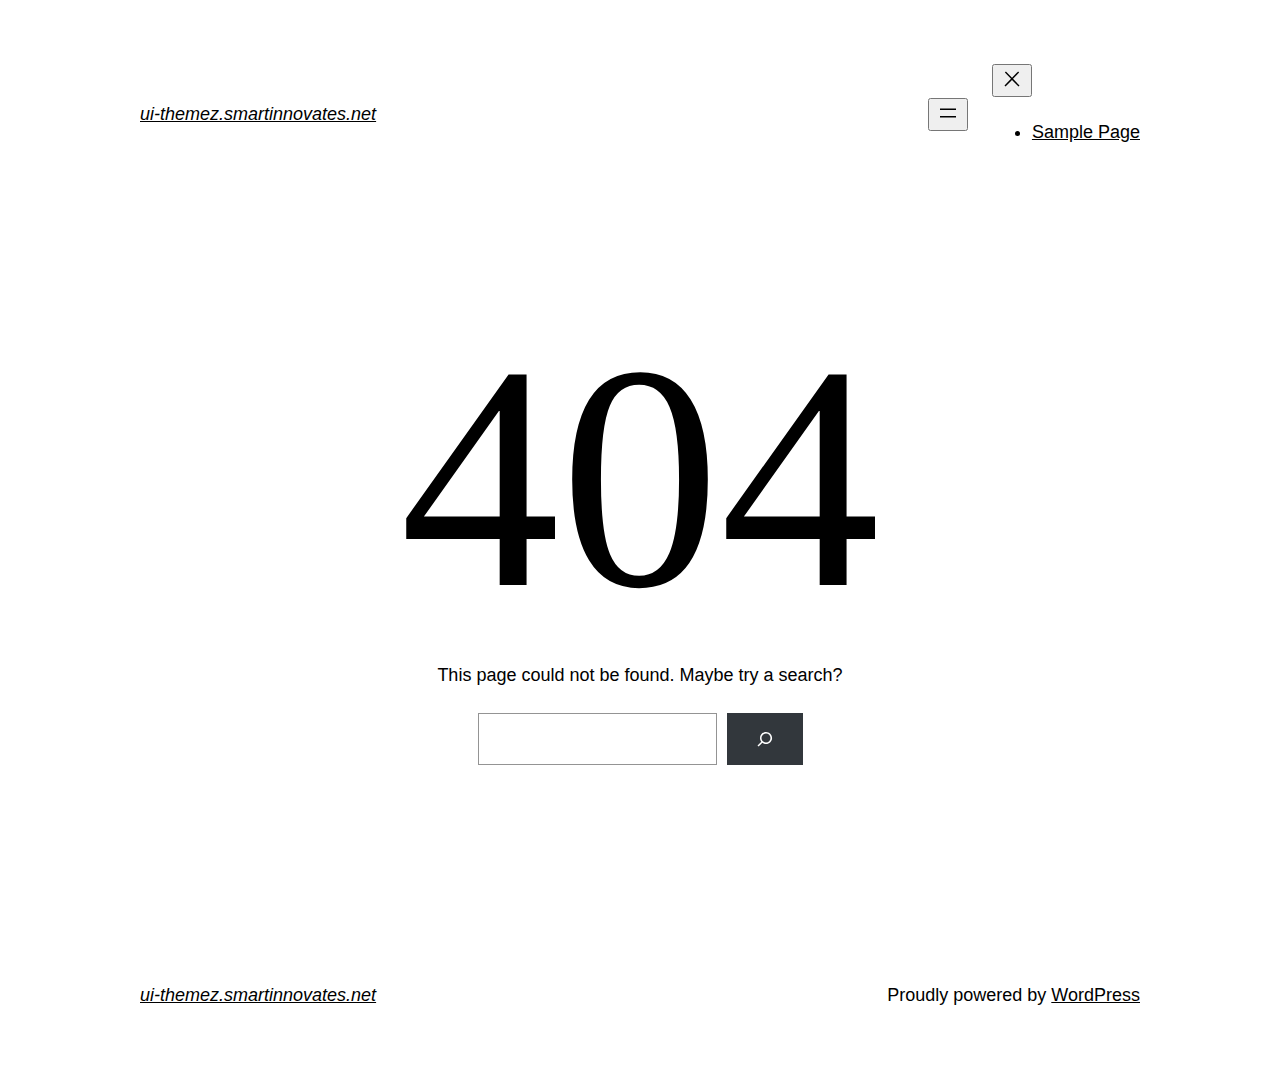
<file: fonts/fontawesome-webfont3e6e.html>
<!DOCTYPE html>
<html lang="en-US">
<head>
	<meta charset="UTF-8" />
	<meta name="viewport" content="width=device-width, initial-scale=1" />
<meta name='robots' content='max-image-preview:large' />
<title>Page not found &#8211; ui-themez.smartinnovates.net</title>
<link rel="alternate" type="application/rss+xml" title="ui-themez.smartinnovates.net &raquo; Feed" href="https://ui-themez.smartinnovates.net/index.php/feed/" />
<link rel="alternate" type="application/rss+xml" title="ui-themez.smartinnovates.net &raquo; Comments Feed" href="https://ui-themez.smartinnovates.net/index.php/comments/feed/" />
<script>
window._wpemojiSettings = {"baseUrl":"https:\/\/s.w.org\/images\/core\/emoji\/14.0.0\/72x72\/","ext":".png","svgUrl":"https:\/\/s.w.org\/images\/core\/emoji\/14.0.0\/svg\/","svgExt":".svg","source":{"concatemoji":"https:\/\/ui-themez.smartinnovates.net\/wp-includes\/js\/wp-emoji-release.min.js?ver=6.4.1"}};
/*! This file is auto-generated */
!function(i,n){var o,s,e;function c(e){try{var t={supportTests:e,timestamp:(new Date).valueOf()};sessionStorage.setItem(o,JSON.stringify(t))}catch(e){}}function p(e,t,n){e.clearRect(0,0,e.canvas.width,e.canvas.height),e.fillText(t,0,0);var t=new Uint32Array(e.getImageData(0,0,e.canvas.width,e.canvas.height).data),r=(e.clearRect(0,0,e.canvas.width,e.canvas.height),e.fillText(n,0,0),new Uint32Array(e.getImageData(0,0,e.canvas.width,e.canvas.height).data));return t.every(function(e,t){return e===r[t]})}function u(e,t,n){switch(t){case"flag":return n(e,"\ud83c\udff3\ufe0f\u200d\u26a7\ufe0f","\ud83c\udff3\ufe0f\u200b\u26a7\ufe0f")?!1:!n(e,"\ud83c\uddfa\ud83c\uddf3","\ud83c\uddfa\u200b\ud83c\uddf3")&&!n(e,"\ud83c\udff4\udb40\udc67\udb40\udc62\udb40\udc65\udb40\udc6e\udb40\udc67\udb40\udc7f","\ud83c\udff4\u200b\udb40\udc67\u200b\udb40\udc62\u200b\udb40\udc65\u200b\udb40\udc6e\u200b\udb40\udc67\u200b\udb40\udc7f");case"emoji":return!n(e,"\ud83e\udef1\ud83c\udffb\u200d\ud83e\udef2\ud83c\udfff","\ud83e\udef1\ud83c\udffb\u200b\ud83e\udef2\ud83c\udfff")}return!1}function f(e,t,n){var r="undefined"!=typeof WorkerGlobalScope&&self instanceof WorkerGlobalScope?new OffscreenCanvas(300,150):i.createElement("canvas"),a=r.getContext("2d",{willReadFrequently:!0}),o=(a.textBaseline="top",a.font="600 32px Arial",{});return e.forEach(function(e){o[e]=t(a,e,n)}),o}function t(e){var t=i.createElement("script");t.src=e,t.defer=!0,i.head.appendChild(t)}"undefined"!=typeof Promise&&(o="wpEmojiSettingsSupports",s=["flag","emoji"],n.supports={everything:!0,everythingExceptFlag:!0},e=new Promise(function(e){i.addEventListener("DOMContentLoaded",e,{once:!0})}),new Promise(function(t){var n=function(){try{var e=JSON.parse(sessionStorage.getItem(o));if("object"==typeof e&&"number"==typeof e.timestamp&&(new Date).valueOf()<e.timestamp+604800&&"object"==typeof e.supportTests)return e.supportTests}catch(e){}return null}();if(!n){if("undefined"!=typeof Worker&&"undefined"!=typeof OffscreenCanvas&&"undefined"!=typeof URL&&URL.createObjectURL&&"undefined"!=typeof Blob)try{var e="postMessage("+f.toString()+"("+[JSON.stringify(s),u.toString(),p.toString()].join(",")+"));",r=new Blob([e],{type:"text/javascript"}),a=new Worker(URL.createObjectURL(r),{name:"wpTestEmojiSupports"});return void(a.onmessage=function(e){c(n=e.data),a.terminate(),t(n)})}catch(e){}c(n=f(s,u,p))}t(n)}).then(function(e){for(var t in e)n.supports[t]=e[t],n.supports.everything=n.supports.everything&&n.supports[t],"flag"!==t&&(n.supports.everythingExceptFlag=n.supports.everythingExceptFlag&&n.supports[t]);n.supports.everythingExceptFlag=n.supports.everythingExceptFlag&&!n.supports.flag,n.DOMReady=!1,n.readyCallback=function(){n.DOMReady=!0}}).then(function(){return e}).then(function(){var e;n.supports.everything||(n.readyCallback(),(e=n.source||{}).concatemoji?t(e.concatemoji):e.wpemoji&&e.twemoji&&(t(e.twemoji),t(e.wpemoji)))}))}((window,document),window._wpemojiSettings);
</script>
<style id='wp-block-site-logo-inline-css'>
.wp-block-site-logo{box-sizing:border-box;line-height:0}.wp-block-site-logo a{display:inline-block;line-height:0}.wp-block-site-logo.is-default-size img{height:auto;width:120px}.wp-block-site-logo img{height:auto;max-width:100%}.wp-block-site-logo a,.wp-block-site-logo img{border-radius:inherit}.wp-block-site-logo.aligncenter{margin-left:auto;margin-right:auto;text-align:center}.wp-block-site-logo.is-style-rounded{border-radius:9999px}
</style>
<style id='wp-block-site-title-inline-css'>
.wp-block-site-title a{color:inherit}
.wp-block-site-title{font-family: var(--wp--preset--font-family--system-font);font-size: var(--wp--preset--font-size--medium);font-style: italic;font-weight: normal;line-height: var(--wp--custom--typography--line-height--normal);}
</style>
<style id='wp-block-group-inline-css'>
.wp-block-group{box-sizing:border-box}
</style>
<style id='wp-block-group-theme-inline-css'>
:where(.wp-block-group.has-background){padding:1.25em 2.375em}
</style>
<style id='wp-block-page-list-inline-css'>
.wp-block-navigation .wp-block-page-list{align-items:var(--navigation-layout-align,initial);background-color:inherit;display:flex;flex-direction:var(--navigation-layout-direction,initial);flex-wrap:var(--navigation-layout-wrap,wrap);justify-content:var(--navigation-layout-justify,initial)}.wp-block-navigation .wp-block-navigation-item{background-color:inherit}
</style>
<link rel='stylesheet' id='wp-block-navigation-css' href='https://ui-themez.smartinnovates.net/wp-includes/blocks/navigation/style.min.css?ver=6.4.1' media='all' />
<style id='wp-block-navigation-inline-css'>
.wp-block-navigation a:where(:not(.wp-element-button)){color: inherit;}
</style>
<style id='wp-block-template-part-theme-inline-css'>
.wp-block-template-part.has-background{margin-bottom:0;margin-top:0;padding:1.25em 2.375em}
</style>
<style id='wp-block-heading-inline-css'>
h1.has-background,h2.has-background,h3.has-background,h4.has-background,h5.has-background,h6.has-background{padding:1.25em 2.375em}h1.has-text-align-left[style*=writing-mode]:where([style*=vertical-lr]),h1.has-text-align-right[style*=writing-mode]:where([style*=vertical-rl]),h2.has-text-align-left[style*=writing-mode]:where([style*=vertical-lr]),h2.has-text-align-right[style*=writing-mode]:where([style*=vertical-rl]),h3.has-text-align-left[style*=writing-mode]:where([style*=vertical-lr]),h3.has-text-align-right[style*=writing-mode]:where([style*=vertical-rl]),h4.has-text-align-left[style*=writing-mode]:where([style*=vertical-lr]),h4.has-text-align-right[style*=writing-mode]:where([style*=vertical-rl]),h5.has-text-align-left[style*=writing-mode]:where([style*=vertical-lr]),h5.has-text-align-right[style*=writing-mode]:where([style*=vertical-rl]),h6.has-text-align-left[style*=writing-mode]:where([style*=vertical-lr]),h6.has-text-align-right[style*=writing-mode]:where([style*=vertical-rl]){rotate:180deg}
</style>
<style id='wp-block-paragraph-inline-css'>
.is-small-text{font-size:.875em}.is-regular-text{font-size:1em}.is-large-text{font-size:2.25em}.is-larger-text{font-size:3em}.has-drop-cap:not(:focus):first-letter{float:left;font-size:8.4em;font-style:normal;font-weight:100;line-height:.68;margin:.05em .1em 0 0;text-transform:uppercase}body.rtl .has-drop-cap:not(:focus):first-letter{float:none;margin-left:.1em}p.has-drop-cap.has-background{overflow:hidden}p.has-background{padding:1.25em 2.375em}:where(p.has-text-color:not(.has-link-color)) a{color:inherit}p.has-text-align-left[style*="writing-mode:vertical-lr"],p.has-text-align-right[style*="writing-mode:vertical-rl"]{rotate:180deg}
</style>
<style id='wp-block-search-inline-css'>
.wp-block-search__button{margin-left:10px;word-break:normal}.wp-block-search__button.has-icon{line-height:0}.wp-block-search__button svg{fill:currentColor;min-height:24px;min-width:24px;vertical-align:text-bottom}:where(.wp-block-search__button){border:1px solid #ccc;padding:6px 10px}.wp-block-search__inside-wrapper{display:flex;flex:auto;flex-wrap:nowrap;max-width:100%}.wp-block-search__label{width:100%}.wp-block-search__input{-webkit-appearance:initial;appearance:none;border:1px solid #949494;flex-grow:1;margin-left:0;margin-right:0;min-width:3rem;padding:8px;text-decoration:unset!important}.wp-block-search.wp-block-search__button-only .wp-block-search__button{flex-shrink:0;margin-left:0;max-width:calc(100% - 100px)}:where(.wp-block-search__button-inside .wp-block-search__inside-wrapper){border:1px solid #949494;box-sizing:border-box;padding:4px}:where(.wp-block-search__button-inside .wp-block-search__inside-wrapper) .wp-block-search__input{border:none;border-radius:0;padding:0 4px}:where(.wp-block-search__button-inside .wp-block-search__inside-wrapper) .wp-block-search__input:focus{outline:none}:where(.wp-block-search__button-inside .wp-block-search__inside-wrapper) :where(.wp-block-search__button){padding:4px 8px}.wp-block-search.aligncenter .wp-block-search__inside-wrapper{margin:auto}.wp-block-search__button-behavior-expand .wp-block-search__inside-wrapper{min-width:0!important;transition-property:width}.wp-block-search__button-behavior-expand .wp-block-search__input{flex-basis:100%;transition-duration:.3s}.wp-block-search__button-behavior-expand.wp-block-search__searchfield-hidden,.wp-block-search__button-behavior-expand.wp-block-search__searchfield-hidden .wp-block-search__inside-wrapper{overflow:hidden}.wp-block-search__button-behavior-expand.wp-block-search__searchfield-hidden .wp-block-search__input{border-left-width:0!important;border-right-width:0!important;flex-basis:0;flex-grow:0;margin:0;min-width:0!important;padding-left:0!important;padding-right:0!important;width:0!important}.wp-block[data-align=right] .wp-block-search__button-behavior-expand .wp-block-search__inside-wrapper{float:right}
</style>
<style id='wp-block-search-theme-inline-css'>
.wp-block-search .wp-block-search__label{font-weight:700}.wp-block-search__button{border:1px solid #ccc;padding:.375em .625em}
</style>
<style id='wp-emoji-styles-inline-css'>

	img.wp-smiley, img.emoji {
		display: inline !important;
		border: none !important;
		box-shadow: none !important;
		height: 1em !important;
		width: 1em !important;
		margin: 0 0.07em !important;
		vertical-align: -0.1em !important;
		background: none !important;
		padding: 0 !important;
	}
</style>
<style id='wp-block-library-inline-css'>
:root{--wp-admin-theme-color:#007cba;--wp-admin-theme-color--rgb:0,124,186;--wp-admin-theme-color-darker-10:#006ba1;--wp-admin-theme-color-darker-10--rgb:0,107,161;--wp-admin-theme-color-darker-20:#005a87;--wp-admin-theme-color-darker-20--rgb:0,90,135;--wp-admin-border-width-focus:2px;--wp-block-synced-color:#7a00df;--wp-block-synced-color--rgb:122,0,223}@media (min-resolution:192dpi){:root{--wp-admin-border-width-focus:1.5px}}.wp-element-button{cursor:pointer}:root{--wp--preset--font-size--normal:16px;--wp--preset--font-size--huge:42px}:root .has-very-light-gray-background-color{background-color:#eee}:root .has-very-dark-gray-background-color{background-color:#313131}:root .has-very-light-gray-color{color:#eee}:root .has-very-dark-gray-color{color:#313131}:root .has-vivid-green-cyan-to-vivid-cyan-blue-gradient-background{background:linear-gradient(135deg,#00d084,#0693e3)}:root .has-purple-crush-gradient-background{background:linear-gradient(135deg,#34e2e4,#4721fb 50%,#ab1dfe)}:root .has-hazy-dawn-gradient-background{background:linear-gradient(135deg,#faaca8,#dad0ec)}:root .has-subdued-olive-gradient-background{background:linear-gradient(135deg,#fafae1,#67a671)}:root .has-atomic-cream-gradient-background{background:linear-gradient(135deg,#fdd79a,#004a59)}:root .has-nightshade-gradient-background{background:linear-gradient(135deg,#330968,#31cdcf)}:root .has-midnight-gradient-background{background:linear-gradient(135deg,#020381,#2874fc)}.has-regular-font-size{font-size:1em}.has-larger-font-size{font-size:2.625em}.has-normal-font-size{font-size:var(--wp--preset--font-size--normal)}.has-huge-font-size{font-size:var(--wp--preset--font-size--huge)}.has-text-align-center{text-align:center}.has-text-align-left{text-align:left}.has-text-align-right{text-align:right}#end-resizable-editor-section{display:none}.aligncenter{clear:both}.items-justified-left{justify-content:flex-start}.items-justified-center{justify-content:center}.items-justified-right{justify-content:flex-end}.items-justified-space-between{justify-content:space-between}.screen-reader-text{clip:rect(1px,1px,1px,1px);word-wrap:normal!important;border:0;-webkit-clip-path:inset(50%);clip-path:inset(50%);height:1px;margin:-1px;overflow:hidden;padding:0;position:absolute;width:1px}.screen-reader-text:focus{clip:auto!important;background-color:#ddd;-webkit-clip-path:none;clip-path:none;color:#444;display:block;font-size:1em;height:auto;left:5px;line-height:normal;padding:15px 23px 14px;text-decoration:none;top:5px;width:auto;z-index:100000}html :where(.has-border-color){border-style:solid}html :where([style*=border-top-color]){border-top-style:solid}html :where([style*=border-right-color]){border-right-style:solid}html :where([style*=border-bottom-color]){border-bottom-style:solid}html :where([style*=border-left-color]){border-left-style:solid}html :where([style*=border-width]){border-style:solid}html :where([style*=border-top-width]){border-top-style:solid}html :where([style*=border-right-width]){border-right-style:solid}html :where([style*=border-bottom-width]){border-bottom-style:solid}html :where([style*=border-left-width]){border-left-style:solid}html :where(img[class*=wp-image-]){height:auto;max-width:100%}:where(figure){margin:0 0 1em}html :where(.is-position-sticky){--wp-admin--admin-bar--position-offset:var(--wp-admin--admin-bar--height,0px)}@media screen and (max-width:600px){html :where(.is-position-sticky){--wp-admin--admin-bar--position-offset:0px}}
</style>
<style id='global-styles-inline-css'>
body{--wp--preset--color--black: #000000;--wp--preset--color--cyan-bluish-gray: #abb8c3;--wp--preset--color--white: #ffffff;--wp--preset--color--pale-pink: #f78da7;--wp--preset--color--vivid-red: #cf2e2e;--wp--preset--color--luminous-vivid-orange: #ff6900;--wp--preset--color--luminous-vivid-amber: #fcb900;--wp--preset--color--light-green-cyan: #7bdcb5;--wp--preset--color--vivid-green-cyan: #00d084;--wp--preset--color--pale-cyan-blue: #8ed1fc;--wp--preset--color--vivid-cyan-blue: #0693e3;--wp--preset--color--vivid-purple: #9b51e0;--wp--preset--color--foreground: #000000;--wp--preset--color--background: #ffffff;--wp--preset--color--primary: #1a4548;--wp--preset--color--secondary: #ffe2c7;--wp--preset--color--tertiary: #F6F6F6;--wp--preset--gradient--vivid-cyan-blue-to-vivid-purple: linear-gradient(135deg,rgba(6,147,227,1) 0%,rgb(155,81,224) 100%);--wp--preset--gradient--light-green-cyan-to-vivid-green-cyan: linear-gradient(135deg,rgb(122,220,180) 0%,rgb(0,208,130) 100%);--wp--preset--gradient--luminous-vivid-amber-to-luminous-vivid-orange: linear-gradient(135deg,rgba(252,185,0,1) 0%,rgba(255,105,0,1) 100%);--wp--preset--gradient--luminous-vivid-orange-to-vivid-red: linear-gradient(135deg,rgba(255,105,0,1) 0%,rgb(207,46,46) 100%);--wp--preset--gradient--very-light-gray-to-cyan-bluish-gray: linear-gradient(135deg,rgb(238,238,238) 0%,rgb(169,184,195) 100%);--wp--preset--gradient--cool-to-warm-spectrum: linear-gradient(135deg,rgb(74,234,220) 0%,rgb(151,120,209) 20%,rgb(207,42,186) 40%,rgb(238,44,130) 60%,rgb(251,105,98) 80%,rgb(254,248,76) 100%);--wp--preset--gradient--blush-light-purple: linear-gradient(135deg,rgb(255,206,236) 0%,rgb(152,150,240) 100%);--wp--preset--gradient--blush-bordeaux: linear-gradient(135deg,rgb(254,205,165) 0%,rgb(254,45,45) 50%,rgb(107,0,62) 100%);--wp--preset--gradient--luminous-dusk: linear-gradient(135deg,rgb(255,203,112) 0%,rgb(199,81,192) 50%,rgb(65,88,208) 100%);--wp--preset--gradient--pale-ocean: linear-gradient(135deg,rgb(255,245,203) 0%,rgb(182,227,212) 50%,rgb(51,167,181) 100%);--wp--preset--gradient--electric-grass: linear-gradient(135deg,rgb(202,248,128) 0%,rgb(113,206,126) 100%);--wp--preset--gradient--midnight: linear-gradient(135deg,rgb(2,3,129) 0%,rgb(40,116,252) 100%);--wp--preset--gradient--vertical-secondary-to-tertiary: linear-gradient(to bottom,var(--wp--preset--color--secondary) 0%,var(--wp--preset--color--tertiary) 100%);--wp--preset--gradient--vertical-secondary-to-background: linear-gradient(to bottom,var(--wp--preset--color--secondary) 0%,var(--wp--preset--color--background) 100%);--wp--preset--gradient--vertical-tertiary-to-background: linear-gradient(to bottom,var(--wp--preset--color--tertiary) 0%,var(--wp--preset--color--background) 100%);--wp--preset--gradient--diagonal-primary-to-foreground: linear-gradient(to bottom right,var(--wp--preset--color--primary) 0%,var(--wp--preset--color--foreground) 100%);--wp--preset--gradient--diagonal-secondary-to-background: linear-gradient(to bottom right,var(--wp--preset--color--secondary) 50%,var(--wp--preset--color--background) 50%);--wp--preset--gradient--diagonal-background-to-secondary: linear-gradient(to bottom right,var(--wp--preset--color--background) 50%,var(--wp--preset--color--secondary) 50%);--wp--preset--gradient--diagonal-tertiary-to-background: linear-gradient(to bottom right,var(--wp--preset--color--tertiary) 50%,var(--wp--preset--color--background) 50%);--wp--preset--gradient--diagonal-background-to-tertiary: linear-gradient(to bottom right,var(--wp--preset--color--background) 50%,var(--wp--preset--color--tertiary) 50%);--wp--preset--font-size--small: 1rem;--wp--preset--font-size--medium: 1.125rem;--wp--preset--font-size--large: 1.75rem;--wp--preset--font-size--x-large: clamp(1.75rem, 3vw, 2.25rem);--wp--preset--font-family--system-font: -apple-system,BlinkMacSystemFont,"Segoe UI",Roboto,Oxygen-Sans,Ubuntu,Cantarell,"Helvetica Neue",sans-serif;--wp--preset--font-family--source-serif-pro: "Source Serif Pro", serif;--wp--preset--spacing--20: 0.44rem;--wp--preset--spacing--30: 0.67rem;--wp--preset--spacing--40: 1rem;--wp--preset--spacing--50: 1.5rem;--wp--preset--spacing--60: 2.25rem;--wp--preset--spacing--70: 3.38rem;--wp--preset--spacing--80: 5.06rem;--wp--preset--shadow--natural: 6px 6px 9px rgba(0, 0, 0, 0.2);--wp--preset--shadow--deep: 12px 12px 50px rgba(0, 0, 0, 0.4);--wp--preset--shadow--sharp: 6px 6px 0px rgba(0, 0, 0, 0.2);--wp--preset--shadow--outlined: 6px 6px 0px -3px rgba(255, 255, 255, 1), 6px 6px rgba(0, 0, 0, 1);--wp--preset--shadow--crisp: 6px 6px 0px rgba(0, 0, 0, 1);--wp--custom--spacing--small: max(1.25rem, 5vw);--wp--custom--spacing--medium: clamp(2rem, 8vw, calc(4 * var(--wp--style--block-gap)));--wp--custom--spacing--large: clamp(4rem, 10vw, 8rem);--wp--custom--spacing--outer: var(--wp--custom--spacing--small, 1.25rem);--wp--custom--typography--font-size--huge: clamp(2.25rem, 4vw, 2.75rem);--wp--custom--typography--font-size--gigantic: clamp(2.75rem, 6vw, 3.25rem);--wp--custom--typography--font-size--colossal: clamp(3.25rem, 8vw, 6.25rem);--wp--custom--typography--line-height--tiny: 1.15;--wp--custom--typography--line-height--small: 1.2;--wp--custom--typography--line-height--medium: 1.4;--wp--custom--typography--line-height--normal: 1.6;}body { margin: 0;--wp--style--global--content-size: 650px;--wp--style--global--wide-size: 1000px; }.wp-site-blocks > .alignleft { float: left; margin-right: 2em; }.wp-site-blocks > .alignright { float: right; margin-left: 2em; }.wp-site-blocks > .aligncenter { justify-content: center; margin-left: auto; margin-right: auto; }:where(.wp-site-blocks) > * { margin-block-start: 1.5rem; margin-block-end: 0; }:where(.wp-site-blocks) > :first-child:first-child { margin-block-start: 0; }:where(.wp-site-blocks) > :last-child:last-child { margin-block-end: 0; }body { --wp--style--block-gap: 1.5rem; }:where(body .is-layout-flow)  > :first-child:first-child{margin-block-start: 0;}:where(body .is-layout-flow)  > :last-child:last-child{margin-block-end: 0;}:where(body .is-layout-flow)  > *{margin-block-start: 1.5rem;margin-block-end: 0;}:where(body .is-layout-constrained)  > :first-child:first-child{margin-block-start: 0;}:where(body .is-layout-constrained)  > :last-child:last-child{margin-block-end: 0;}:where(body .is-layout-constrained)  > *{margin-block-start: 1.5rem;margin-block-end: 0;}:where(body .is-layout-flex) {gap: 1.5rem;}:where(body .is-layout-grid) {gap: 1.5rem;}body .is-layout-flow > .alignleft{float: left;margin-inline-start: 0;margin-inline-end: 2em;}body .is-layout-flow > .alignright{float: right;margin-inline-start: 2em;margin-inline-end: 0;}body .is-layout-flow > .aligncenter{margin-left: auto !important;margin-right: auto !important;}body .is-layout-constrained > .alignleft{float: left;margin-inline-start: 0;margin-inline-end: 2em;}body .is-layout-constrained > .alignright{float: right;margin-inline-start: 2em;margin-inline-end: 0;}body .is-layout-constrained > .aligncenter{margin-left: auto !important;margin-right: auto !important;}body .is-layout-constrained > :where(:not(.alignleft):not(.alignright):not(.alignfull)){max-width: var(--wp--style--global--content-size);margin-left: auto !important;margin-right: auto !important;}body .is-layout-constrained > .alignwide{max-width: var(--wp--style--global--wide-size);}body .is-layout-flex{display: flex;}body .is-layout-flex{flex-wrap: wrap;align-items: center;}body .is-layout-flex > *{margin: 0;}body .is-layout-grid{display: grid;}body .is-layout-grid > *{margin: 0;}body{background-color: var(--wp--preset--color--background);color: var(--wp--preset--color--foreground);font-family: var(--wp--preset--font-family--system-font);font-size: var(--wp--preset--font-size--medium);line-height: var(--wp--custom--typography--line-height--normal);padding-top: 0px;padding-right: 0px;padding-bottom: 0px;padding-left: 0px;}a:where(:not(.wp-element-button)){color: var(--wp--preset--color--foreground);text-decoration: underline;}h1{font-family: var(--wp--preset--font-family--source-serif-pro);font-size: var(--wp--custom--typography--font-size--colossal);font-weight: 300;line-height: var(--wp--custom--typography--line-height--tiny);}h2{font-family: var(--wp--preset--font-family--source-serif-pro);font-size: var(--wp--custom--typography--font-size--gigantic);font-weight: 300;line-height: var(--wp--custom--typography--line-height--small);}h3{font-family: var(--wp--preset--font-family--source-serif-pro);font-size: var(--wp--custom--typography--font-size--huge);font-weight: 300;line-height: var(--wp--custom--typography--line-height--tiny);}h4{font-family: var(--wp--preset--font-family--source-serif-pro);font-size: var(--wp--preset--font-size--x-large);font-weight: 300;line-height: var(--wp--custom--typography--line-height--tiny);}h5{font-family: var(--wp--preset--font-family--system-font);font-size: var(--wp--preset--font-size--medium);font-weight: 700;line-height: var(--wp--custom--typography--line-height--normal);text-transform: uppercase;}h6{font-family: var(--wp--preset--font-family--system-font);font-size: var(--wp--preset--font-size--medium);font-weight: 400;line-height: var(--wp--custom--typography--line-height--normal);text-transform: uppercase;}.wp-element-button, .wp-block-button__link{background-color: #32373c;border-width: 0;color: #fff;font-family: inherit;font-size: inherit;line-height: inherit;padding: calc(0.667em + 2px) calc(1.333em + 2px);text-decoration: none;}.has-black-color{color: var(--wp--preset--color--black) !important;}.has-cyan-bluish-gray-color{color: var(--wp--preset--color--cyan-bluish-gray) !important;}.has-white-color{color: var(--wp--preset--color--white) !important;}.has-pale-pink-color{color: var(--wp--preset--color--pale-pink) !important;}.has-vivid-red-color{color: var(--wp--preset--color--vivid-red) !important;}.has-luminous-vivid-orange-color{color: var(--wp--preset--color--luminous-vivid-orange) !important;}.has-luminous-vivid-amber-color{color: var(--wp--preset--color--luminous-vivid-amber) !important;}.has-light-green-cyan-color{color: var(--wp--preset--color--light-green-cyan) !important;}.has-vivid-green-cyan-color{color: var(--wp--preset--color--vivid-green-cyan) !important;}.has-pale-cyan-blue-color{color: var(--wp--preset--color--pale-cyan-blue) !important;}.has-vivid-cyan-blue-color{color: var(--wp--preset--color--vivid-cyan-blue) !important;}.has-vivid-purple-color{color: var(--wp--preset--color--vivid-purple) !important;}.has-foreground-color{color: var(--wp--preset--color--foreground) !important;}.has-background-color{color: var(--wp--preset--color--background) !important;}.has-primary-color{color: var(--wp--preset--color--primary) !important;}.has-secondary-color{color: var(--wp--preset--color--secondary) !important;}.has-tertiary-color{color: var(--wp--preset--color--tertiary) !important;}.has-black-background-color{background-color: var(--wp--preset--color--black) !important;}.has-cyan-bluish-gray-background-color{background-color: var(--wp--preset--color--cyan-bluish-gray) !important;}.has-white-background-color{background-color: var(--wp--preset--color--white) !important;}.has-pale-pink-background-color{background-color: var(--wp--preset--color--pale-pink) !important;}.has-vivid-red-background-color{background-color: var(--wp--preset--color--vivid-red) !important;}.has-luminous-vivid-orange-background-color{background-color: var(--wp--preset--color--luminous-vivid-orange) !important;}.has-luminous-vivid-amber-background-color{background-color: var(--wp--preset--color--luminous-vivid-amber) !important;}.has-light-green-cyan-background-color{background-color: var(--wp--preset--color--light-green-cyan) !important;}.has-vivid-green-cyan-background-color{background-color: var(--wp--preset--color--vivid-green-cyan) !important;}.has-pale-cyan-blue-background-color{background-color: var(--wp--preset--color--pale-cyan-blue) !important;}.has-vivid-cyan-blue-background-color{background-color: var(--wp--preset--color--vivid-cyan-blue) !important;}.has-vivid-purple-background-color{background-color: var(--wp--preset--color--vivid-purple) !important;}.has-foreground-background-color{background-color: var(--wp--preset--color--foreground) !important;}.has-background-background-color{background-color: var(--wp--preset--color--background) !important;}.has-primary-background-color{background-color: var(--wp--preset--color--primary) !important;}.has-secondary-background-color{background-color: var(--wp--preset--color--secondary) !important;}.has-tertiary-background-color{background-color: var(--wp--preset--color--tertiary) !important;}.has-black-border-color{border-color: var(--wp--preset--color--black) !important;}.has-cyan-bluish-gray-border-color{border-color: var(--wp--preset--color--cyan-bluish-gray) !important;}.has-white-border-color{border-color: var(--wp--preset--color--white) !important;}.has-pale-pink-border-color{border-color: var(--wp--preset--color--pale-pink) !important;}.has-vivid-red-border-color{border-color: var(--wp--preset--color--vivid-red) !important;}.has-luminous-vivid-orange-border-color{border-color: var(--wp--preset--color--luminous-vivid-orange) !important;}.has-luminous-vivid-amber-border-color{border-color: var(--wp--preset--color--luminous-vivid-amber) !important;}.has-light-green-cyan-border-color{border-color: var(--wp--preset--color--light-green-cyan) !important;}.has-vivid-green-cyan-border-color{border-color: var(--wp--preset--color--vivid-green-cyan) !important;}.has-pale-cyan-blue-border-color{border-color: var(--wp--preset--color--pale-cyan-blue) !important;}.has-vivid-cyan-blue-border-color{border-color: var(--wp--preset--color--vivid-cyan-blue) !important;}.has-vivid-purple-border-color{border-color: var(--wp--preset--color--vivid-purple) !important;}.has-foreground-border-color{border-color: var(--wp--preset--color--foreground) !important;}.has-background-border-color{border-color: var(--wp--preset--color--background) !important;}.has-primary-border-color{border-color: var(--wp--preset--color--primary) !important;}.has-secondary-border-color{border-color: var(--wp--preset--color--secondary) !important;}.has-tertiary-border-color{border-color: var(--wp--preset--color--tertiary) !important;}.has-vivid-cyan-blue-to-vivid-purple-gradient-background{background: var(--wp--preset--gradient--vivid-cyan-blue-to-vivid-purple) !important;}.has-light-green-cyan-to-vivid-green-cyan-gradient-background{background: var(--wp--preset--gradient--light-green-cyan-to-vivid-green-cyan) !important;}.has-luminous-vivid-amber-to-luminous-vivid-orange-gradient-background{background: var(--wp--preset--gradient--luminous-vivid-amber-to-luminous-vivid-orange) !important;}.has-luminous-vivid-orange-to-vivid-red-gradient-background{background: var(--wp--preset--gradient--luminous-vivid-orange-to-vivid-red) !important;}.has-very-light-gray-to-cyan-bluish-gray-gradient-background{background: var(--wp--preset--gradient--very-light-gray-to-cyan-bluish-gray) !important;}.has-cool-to-warm-spectrum-gradient-background{background: var(--wp--preset--gradient--cool-to-warm-spectrum) !important;}.has-blush-light-purple-gradient-background{background: var(--wp--preset--gradient--blush-light-purple) !important;}.has-blush-bordeaux-gradient-background{background: var(--wp--preset--gradient--blush-bordeaux) !important;}.has-luminous-dusk-gradient-background{background: var(--wp--preset--gradient--luminous-dusk) !important;}.has-pale-ocean-gradient-background{background: var(--wp--preset--gradient--pale-ocean) !important;}.has-electric-grass-gradient-background{background: var(--wp--preset--gradient--electric-grass) !important;}.has-midnight-gradient-background{background: var(--wp--preset--gradient--midnight) !important;}.has-vertical-secondary-to-tertiary-gradient-background{background: var(--wp--preset--gradient--vertical-secondary-to-tertiary) !important;}.has-vertical-secondary-to-background-gradient-background{background: var(--wp--preset--gradient--vertical-secondary-to-background) !important;}.has-vertical-tertiary-to-background-gradient-background{background: var(--wp--preset--gradient--vertical-tertiary-to-background) !important;}.has-diagonal-primary-to-foreground-gradient-background{background: var(--wp--preset--gradient--diagonal-primary-to-foreground) !important;}.has-diagonal-secondary-to-background-gradient-background{background: var(--wp--preset--gradient--diagonal-secondary-to-background) !important;}.has-diagonal-background-to-secondary-gradient-background{background: var(--wp--preset--gradient--diagonal-background-to-secondary) !important;}.has-diagonal-tertiary-to-background-gradient-background{background: var(--wp--preset--gradient--diagonal-tertiary-to-background) !important;}.has-diagonal-background-to-tertiary-gradient-background{background: var(--wp--preset--gradient--diagonal-background-to-tertiary) !important;}.has-small-font-size{font-size: var(--wp--preset--font-size--small) !important;}.has-medium-font-size{font-size: var(--wp--preset--font-size--medium) !important;}.has-large-font-size{font-size: var(--wp--preset--font-size--large) !important;}.has-x-large-font-size{font-size: var(--wp--preset--font-size--x-large) !important;}.has-system-font-font-family{font-family: var(--wp--preset--font-family--system-font) !important;}.has-source-serif-pro-font-family{font-family: var(--wp--preset--font-family--source-serif-pro) !important;}
</style>
<style id='core-block-supports-inline-css'>
.wp-container-core-navigation-layout-1.wp-container-core-navigation-layout-1{justify-content:flex-end;}.wp-container-core-group-layout-2.wp-container-core-group-layout-2{justify-content:space-between;}.wp-container-core-group-layout-6.wp-container-core-group-layout-6{justify-content:space-between;}
</style>
<style id='wp-block-template-skip-link-inline-css'>

		.skip-link.screen-reader-text {
			border: 0;
			clip: rect(1px,1px,1px,1px);
			clip-path: inset(50%);
			height: 1px;
			margin: -1px;
			overflow: hidden;
			padding: 0;
			position: absolute !important;
			width: 1px;
			word-wrap: normal !important;
		}

		.skip-link.screen-reader-text:focus {
			background-color: #eee;
			clip: auto !important;
			clip-path: none;
			color: #444;
			display: block;
			font-size: 1em;
			height: auto;
			left: 5px;
			line-height: normal;
			padding: 15px 23px 14px;
			text-decoration: none;
			top: 5px;
			width: auto;
			z-index: 100000;
		}
</style>
<link rel='stylesheet' id='twentytwentytwo-style-css' href='https://ui-themez.smartinnovates.net/wp-content/themes/twentytwentytwo/style.css?ver=1.2' media='all' />
<script src="https://ui-themez.smartinnovates.net/wp-includes/js/dist/interactivity.min.js?ver=6.4.1" id="wp-interactivity-js" defer data-wp-strategy="defer"></script>
<script src="https://ui-themez.smartinnovates.net/wp-includes/blocks/navigation/view.min.js?ver=e3d6f3216904b5b42831" id="wp-block-navigation-view-js" defer data-wp-strategy="defer"></script>
<link rel="https://api.w.org/" href="https://ui-themez.smartinnovates.net/index.php/wp-json/" /><link rel="EditURI" type="application/rsd+xml" title="RSD" href="https://ui-themez.smartinnovates.net/xmlrpc.php?rsd" />
<meta name="generator" content="WordPress 6.4.1" />
<style id='wp-fonts-local'>
@font-face{font-family:"Source Serif Pro";font-style:normal;font-weight:200 900;font-display:fallback;src:url('https://ui-themez.smartinnovates.net/wp-content/themes/twentytwentytwo/assets/fonts/source-serif-pro/SourceSerif4Variable-Roman.ttf.woff2') format('woff2');font-stretch:normal;}
@font-face{font-family:"Source Serif Pro";font-style:italic;font-weight:200 900;font-display:fallback;src:url('https://ui-themez.smartinnovates.net/wp-content/themes/twentytwentytwo/assets/fonts/source-serif-pro/SourceSerif4Variable-Italic.ttf.woff2') format('woff2');font-stretch:normal;}
</style>
</head>

<body class="error404 wp-embed-responsive">

<div class="wp-site-blocks"><header class="wp-block-template-part">
<div class="wp-block-group is-layout-constrained wp-block-group-is-layout-constrained">
<div class="wp-block-group alignwide is-content-justification-space-between is-layout-flex wp-container-core-group-layout-2 wp-block-group-is-layout-flex" style="padding-top:var(--wp--custom--spacing--small, 1.25rem);padding-bottom:var(--wp--custom--spacing--large, 8rem)">
<div class="wp-block-group is-layout-flex wp-block-group-is-layout-flex">

<h1 class="wp-block-site-title"><a href="https://ui-themez.smartinnovates.net" target="_self" rel="home">ui-themez.smartinnovates.net</a></h1></div>


<nav class="is-responsive items-justified-right wp-block-navigation is-content-justification-right is-layout-flex wp-container-core-navigation-layout-1 wp-block-navigation-is-layout-flex" aria-label="" 
			data-wp-interactive
			data-wp-context='{"core":{"navigation":{"overlayOpenedBy":[],"type":"overlay","roleAttribute":"","ariaLabel":"Menu"}}}'
		><button aria-haspopup="true" aria-label="Open menu" class="wp-block-navigation__responsive-container-open " 
			data-wp-on--click="actions.core.navigation.openMenuOnClick"
			data-wp-on--keydown="actions.core.navigation.handleMenuKeydown"
		><svg width="24" height="24" xmlns="http://www.w3.org/2000/svg" viewBox="0 0 24 24" aria-hidden="true" focusable="false"><rect x="4" y="7.5" width="16" height="1.5" /><rect x="4" y="15" width="16" height="1.5" /></svg></button>
			<div class="wp-block-navigation__responsive-container  " style="" id="modal-1" 
			data-wp-class--has-modal-open="selectors.core.navigation.isMenuOpen"
			data-wp-class--is-menu-open="selectors.core.navigation.isMenuOpen"
			data-wp-effect="effects.core.navigation.initMenu"
			data-wp-on--keydown="actions.core.navigation.handleMenuKeydown"
			data-wp-on--focusout="actions.core.navigation.handleMenuFocusout"
			tabindex="-1"
		>
				<div class="wp-block-navigation__responsive-close" tabindex="-1">
					<div class="wp-block-navigation__responsive-dialog" 
			data-wp-bind--aria-modal="selectors.core.navigation.ariaModal"
			data-wp-bind--aria-label="selectors.core.navigation.ariaLabel"
			data-wp-bind--role="selectors.core.navigation.roleAttribute"
			data-wp-effect="effects.core.navigation.focusFirstElement"
		>
							<button aria-label="Close menu" class="wp-block-navigation__responsive-container-close" 
			data-wp-on--click="actions.core.navigation.closeMenuOnClick"
		><svg xmlns="http://www.w3.org/2000/svg" viewBox="0 0 24 24" width="24" height="24" aria-hidden="true" focusable="false"><path d="M13 11.8l6.1-6.3-1-1-6.1 6.2-6.1-6.2-1 1 6.1 6.3-6.5 6.7 1 1 6.5-6.6 6.5 6.6 1-1z"></path></svg></button>
						<div class="wp-block-navigation__responsive-container-content" id="modal-1-content">
							<ul class="wp-block-page-list"><li class="wp-block-pages-list__item wp-block-navigation-item open-on-hover-click"><a class="wp-block-pages-list__item__link wp-block-navigation-item__content" href="https://ui-themez.smartinnovates.net/index.php/sample-page/">Sample Page</a></li></ul>
						</div>
					</div>
				</div>
			</div></nav></div>
</div>
</header>


<main class="wp-block-group is-layout-flow wp-block-group-is-layout-flow">
<div class="wp-block-group is-layout-constrained wp-block-group-is-layout-constrained">

					<h2 class="has-text-align-center wp-block-heading" style="font-size:clamp(4rem, 40vw, 20rem);font-weight:200;line-height:1">404</h2>
					
					
					<p class="has-text-align-center">This page could not be found. Maybe try a search?</p>
					
					<form role="search" method="get" action="https://ui-themez.smartinnovates.net/" class="wp-block-search__button-outside wp-block-search__icon-button aligncenter wp-block-search"    ><label class="wp-block-search__label screen-reader-text" for="wp-block-search__input-2" >Search</label><div class="wp-block-search__inside-wrapper "  style="width: 50%"><input class="wp-block-search__input" id="wp-block-search__input-2" placeholder="" value="" type="search" name="s" required /><button aria-label="Search" class="wp-block-search__button has-icon wp-element-button" type="submit" ><svg class="search-icon" viewBox="0 0 24 24" width="24" height="24">
					<path d="M13 5c-3.3 0-6 2.7-6 6 0 1.4.5 2.7 1.3 3.7l-3.8 3.8 1.1 1.1 3.8-3.8c1 .8 2.3 1.3 3.7 1.3 3.3 0 6-2.7 6-6S16.3 5 13 5zm0 10.5c-2.5 0-4.5-2-4.5-4.5s2-4.5 4.5-4.5 4.5 2 4.5 4.5-2 4.5-4.5 4.5z"></path>
				</svg></button></div></form>
</div>
</main>


<footer class="wp-block-template-part">
<div class="wp-block-group is-layout-constrained wp-block-group-is-layout-constrained" style="padding-top:var(--wp--custom--spacing--large, 8rem)">

					<div class="wp-block-group alignfull is-layout-constrained wp-block-group-is-layout-constrained">
					<div class="wp-block-group alignwide is-content-justification-space-between is-layout-flex wp-container-core-group-layout-6 wp-block-group-is-layout-flex" style="padding-top:4rem;padding-bottom:4rem"><p class="wp-block-site-title"><a href="https://ui-themez.smartinnovates.net" target="_self" rel="home">ui-themez.smartinnovates.net</a></p>

					
					<p class="has-text-align-right">Proudly powered by <a href="https://wordpress.org" rel="nofollow">WordPress</a></p>
					</div>
					</div>
					
</div>

</footer>
</div>
<script id="wp-block-template-skip-link-js-after">
	( function() {
		var skipLinkTarget = document.querySelector( 'main' ),
			sibling,
			skipLinkTargetID,
			skipLink;

		// Early exit if a skip-link target can't be located.
		if ( ! skipLinkTarget ) {
			return;
		}

		/*
		 * Get the site wrapper.
		 * The skip-link will be injected in the beginning of it.
		 */
		sibling = document.querySelector( '.wp-site-blocks' );

		// Early exit if the root element was not found.
		if ( ! sibling ) {
			return;
		}

		// Get the skip-link target's ID, and generate one if it doesn't exist.
		skipLinkTargetID = skipLinkTarget.id;
		if ( ! skipLinkTargetID ) {
			skipLinkTargetID = 'wp--skip-link--target';
			skipLinkTarget.id = skipLinkTargetID;
		}

		// Create the skip link.
		skipLink = document.createElement( 'a' );
		skipLink.classList.add( 'skip-link', 'screen-reader-text' );
		skipLink.href = '#' + skipLinkTargetID;
		skipLink.innerHTML = 'Skip to content';

		// Inject the skip link.
		sibling.parentElement.insertBefore( skipLink, sibling );
	}() );
	
</script>
</body>
</html>

<!-- plugin=object-cache-pro client=phpredis metric#hits=688 metric#misses=40 metric#hit-ratio=94.5 metric#bytes=120757 metric#prefetches=0 metric#store-reads=59 metric#store-writes=2 metric#store-hits=28 metric#store-misses=31 metric#sql-queries=3 metric#ms-total=87.37 metric#ms-cache=11.12 metric#ms-cache-avg=0.1854 metric#ms-cache-ratio=12.7 -->
</file>
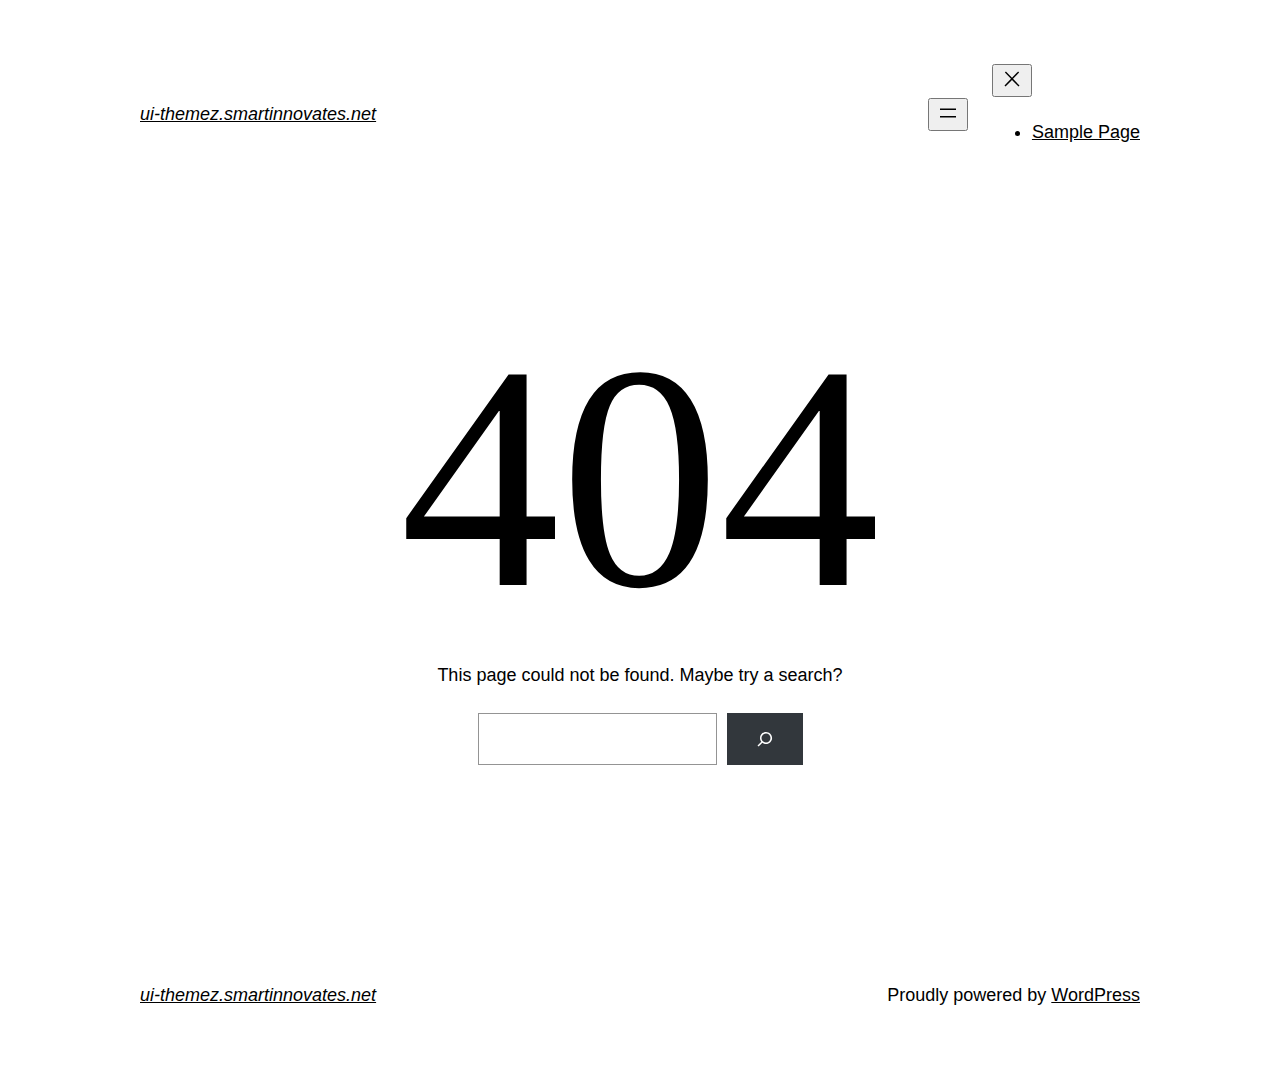
<file: fonts/glyphicons-halflings-regular-2.html>
<!DOCTYPE html>
<html lang="en-US">
<head>
	<meta charset="UTF-8" />
	<meta name="viewport" content="width=device-width, initial-scale=1" />
<meta name='robots' content='max-image-preview:large' />
<title>Page not found &#8211; ui-themez.smartinnovates.net</title>
<link rel="alternate" type="application/rss+xml" title="ui-themez.smartinnovates.net &raquo; Feed" href="https://ui-themez.smartinnovates.net/index.php/feed/" />
<link rel="alternate" type="application/rss+xml" title="ui-themez.smartinnovates.net &raquo; Comments Feed" href="https://ui-themez.smartinnovates.net/index.php/comments/feed/" />
<script>
window._wpemojiSettings = {"baseUrl":"https:\/\/s.w.org\/images\/core\/emoji\/14.0.0\/72x72\/","ext":".png","svgUrl":"https:\/\/s.w.org\/images\/core\/emoji\/14.0.0\/svg\/","svgExt":".svg","source":{"concatemoji":"https:\/\/ui-themez.smartinnovates.net\/wp-includes\/js\/wp-emoji-release.min.js?ver=6.4.1"}};
/*! This file is auto-generated */
!function(i,n){var o,s,e;function c(e){try{var t={supportTests:e,timestamp:(new Date).valueOf()};sessionStorage.setItem(o,JSON.stringify(t))}catch(e){}}function p(e,t,n){e.clearRect(0,0,e.canvas.width,e.canvas.height),e.fillText(t,0,0);var t=new Uint32Array(e.getImageData(0,0,e.canvas.width,e.canvas.height).data),r=(e.clearRect(0,0,e.canvas.width,e.canvas.height),e.fillText(n,0,0),new Uint32Array(e.getImageData(0,0,e.canvas.width,e.canvas.height).data));return t.every(function(e,t){return e===r[t]})}function u(e,t,n){switch(t){case"flag":return n(e,"\ud83c\udff3\ufe0f\u200d\u26a7\ufe0f","\ud83c\udff3\ufe0f\u200b\u26a7\ufe0f")?!1:!n(e,"\ud83c\uddfa\ud83c\uddf3","\ud83c\uddfa\u200b\ud83c\uddf3")&&!n(e,"\ud83c\udff4\udb40\udc67\udb40\udc62\udb40\udc65\udb40\udc6e\udb40\udc67\udb40\udc7f","\ud83c\udff4\u200b\udb40\udc67\u200b\udb40\udc62\u200b\udb40\udc65\u200b\udb40\udc6e\u200b\udb40\udc67\u200b\udb40\udc7f");case"emoji":return!n(e,"\ud83e\udef1\ud83c\udffb\u200d\ud83e\udef2\ud83c\udfff","\ud83e\udef1\ud83c\udffb\u200b\ud83e\udef2\ud83c\udfff")}return!1}function f(e,t,n){var r="undefined"!=typeof WorkerGlobalScope&&self instanceof WorkerGlobalScope?new OffscreenCanvas(300,150):i.createElement("canvas"),a=r.getContext("2d",{willReadFrequently:!0}),o=(a.textBaseline="top",a.font="600 32px Arial",{});return e.forEach(function(e){o[e]=t(a,e,n)}),o}function t(e){var t=i.createElement("script");t.src=e,t.defer=!0,i.head.appendChild(t)}"undefined"!=typeof Promise&&(o="wpEmojiSettingsSupports",s=["flag","emoji"],n.supports={everything:!0,everythingExceptFlag:!0},e=new Promise(function(e){i.addEventListener("DOMContentLoaded",e,{once:!0})}),new Promise(function(t){var n=function(){try{var e=JSON.parse(sessionStorage.getItem(o));if("object"==typeof e&&"number"==typeof e.timestamp&&(new Date).valueOf()<e.timestamp+604800&&"object"==typeof e.supportTests)return e.supportTests}catch(e){}return null}();if(!n){if("undefined"!=typeof Worker&&"undefined"!=typeof OffscreenCanvas&&"undefined"!=typeof URL&&URL.createObjectURL&&"undefined"!=typeof Blob)try{var e="postMessage("+f.toString()+"("+[JSON.stringify(s),u.toString(),p.toString()].join(",")+"));",r=new Blob([e],{type:"text/javascript"}),a=new Worker(URL.createObjectURL(r),{name:"wpTestEmojiSupports"});return void(a.onmessage=function(e){c(n=e.data),a.terminate(),t(n)})}catch(e){}c(n=f(s,u,p))}t(n)}).then(function(e){for(var t in e)n.supports[t]=e[t],n.supports.everything=n.supports.everything&&n.supports[t],"flag"!==t&&(n.supports.everythingExceptFlag=n.supports.everythingExceptFlag&&n.supports[t]);n.supports.everythingExceptFlag=n.supports.everythingExceptFlag&&!n.supports.flag,n.DOMReady=!1,n.readyCallback=function(){n.DOMReady=!0}}).then(function(){return e}).then(function(){var e;n.supports.everything||(n.readyCallback(),(e=n.source||{}).concatemoji?t(e.concatemoji):e.wpemoji&&e.twemoji&&(t(e.twemoji),t(e.wpemoji)))}))}((window,document),window._wpemojiSettings);
</script>
<style id='wp-block-site-logo-inline-css'>
.wp-block-site-logo{box-sizing:border-box;line-height:0}.wp-block-site-logo a{display:inline-block;line-height:0}.wp-block-site-logo.is-default-size img{height:auto;width:120px}.wp-block-site-logo img{height:auto;max-width:100%}.wp-block-site-logo a,.wp-block-site-logo img{border-radius:inherit}.wp-block-site-logo.aligncenter{margin-left:auto;margin-right:auto;text-align:center}.wp-block-site-logo.is-style-rounded{border-radius:9999px}
</style>
<style id='wp-block-site-title-inline-css'>
.wp-block-site-title a{color:inherit}
.wp-block-site-title{font-family: var(--wp--preset--font-family--system-font);font-size: var(--wp--preset--font-size--medium);font-style: italic;font-weight: normal;line-height: var(--wp--custom--typography--line-height--normal);}
</style>
<style id='wp-block-group-inline-css'>
.wp-block-group{box-sizing:border-box}
</style>
<style id='wp-block-group-theme-inline-css'>
:where(.wp-block-group.has-background){padding:1.25em 2.375em}
</style>
<style id='wp-block-page-list-inline-css'>
.wp-block-navigation .wp-block-page-list{align-items:var(--navigation-layout-align,initial);background-color:inherit;display:flex;flex-direction:var(--navigation-layout-direction,initial);flex-wrap:var(--navigation-layout-wrap,wrap);justify-content:var(--navigation-layout-justify,initial)}.wp-block-navigation .wp-block-navigation-item{background-color:inherit}
</style>
<link rel='stylesheet' id='wp-block-navigation-css' href='https://ui-themez.smartinnovates.net/wp-includes/blocks/navigation/style.min.css?ver=6.4.1' media='all' />
<style id='wp-block-navigation-inline-css'>
.wp-block-navigation a:where(:not(.wp-element-button)){color: inherit;}
</style>
<style id='wp-block-template-part-theme-inline-css'>
.wp-block-template-part.has-background{margin-bottom:0;margin-top:0;padding:1.25em 2.375em}
</style>
<style id='wp-block-heading-inline-css'>
h1.has-background,h2.has-background,h3.has-background,h4.has-background,h5.has-background,h6.has-background{padding:1.25em 2.375em}h1.has-text-align-left[style*=writing-mode]:where([style*=vertical-lr]),h1.has-text-align-right[style*=writing-mode]:where([style*=vertical-rl]),h2.has-text-align-left[style*=writing-mode]:where([style*=vertical-lr]),h2.has-text-align-right[style*=writing-mode]:where([style*=vertical-rl]),h3.has-text-align-left[style*=writing-mode]:where([style*=vertical-lr]),h3.has-text-align-right[style*=writing-mode]:where([style*=vertical-rl]),h4.has-text-align-left[style*=writing-mode]:where([style*=vertical-lr]),h4.has-text-align-right[style*=writing-mode]:where([style*=vertical-rl]),h5.has-text-align-left[style*=writing-mode]:where([style*=vertical-lr]),h5.has-text-align-right[style*=writing-mode]:where([style*=vertical-rl]),h6.has-text-align-left[style*=writing-mode]:where([style*=vertical-lr]),h6.has-text-align-right[style*=writing-mode]:where([style*=vertical-rl]){rotate:180deg}
</style>
<style id='wp-block-paragraph-inline-css'>
.is-small-text{font-size:.875em}.is-regular-text{font-size:1em}.is-large-text{font-size:2.25em}.is-larger-text{font-size:3em}.has-drop-cap:not(:focus):first-letter{float:left;font-size:8.4em;font-style:normal;font-weight:100;line-height:.68;margin:.05em .1em 0 0;text-transform:uppercase}body.rtl .has-drop-cap:not(:focus):first-letter{float:none;margin-left:.1em}p.has-drop-cap.has-background{overflow:hidden}p.has-background{padding:1.25em 2.375em}:where(p.has-text-color:not(.has-link-color)) a{color:inherit}p.has-text-align-left[style*="writing-mode:vertical-lr"],p.has-text-align-right[style*="writing-mode:vertical-rl"]{rotate:180deg}
</style>
<style id='wp-block-search-inline-css'>
.wp-block-search__button{margin-left:10px;word-break:normal}.wp-block-search__button.has-icon{line-height:0}.wp-block-search__button svg{fill:currentColor;min-height:24px;min-width:24px;vertical-align:text-bottom}:where(.wp-block-search__button){border:1px solid #ccc;padding:6px 10px}.wp-block-search__inside-wrapper{display:flex;flex:auto;flex-wrap:nowrap;max-width:100%}.wp-block-search__label{width:100%}.wp-block-search__input{-webkit-appearance:initial;appearance:none;border:1px solid #949494;flex-grow:1;margin-left:0;margin-right:0;min-width:3rem;padding:8px;text-decoration:unset!important}.wp-block-search.wp-block-search__button-only .wp-block-search__button{flex-shrink:0;margin-left:0;max-width:calc(100% - 100px)}:where(.wp-block-search__button-inside .wp-block-search__inside-wrapper){border:1px solid #949494;box-sizing:border-box;padding:4px}:where(.wp-block-search__button-inside .wp-block-search__inside-wrapper) .wp-block-search__input{border:none;border-radius:0;padding:0 4px}:where(.wp-block-search__button-inside .wp-block-search__inside-wrapper) .wp-block-search__input:focus{outline:none}:where(.wp-block-search__button-inside .wp-block-search__inside-wrapper) :where(.wp-block-search__button){padding:4px 8px}.wp-block-search.aligncenter .wp-block-search__inside-wrapper{margin:auto}.wp-block-search__button-behavior-expand .wp-block-search__inside-wrapper{min-width:0!important;transition-property:width}.wp-block-search__button-behavior-expand .wp-block-search__input{flex-basis:100%;transition-duration:.3s}.wp-block-search__button-behavior-expand.wp-block-search__searchfield-hidden,.wp-block-search__button-behavior-expand.wp-block-search__searchfield-hidden .wp-block-search__inside-wrapper{overflow:hidden}.wp-block-search__button-behavior-expand.wp-block-search__searchfield-hidden .wp-block-search__input{border-left-width:0!important;border-right-width:0!important;flex-basis:0;flex-grow:0;margin:0;min-width:0!important;padding-left:0!important;padding-right:0!important;width:0!important}.wp-block[data-align=right] .wp-block-search__button-behavior-expand .wp-block-search__inside-wrapper{float:right}
</style>
<style id='wp-block-search-theme-inline-css'>
.wp-block-search .wp-block-search__label{font-weight:700}.wp-block-search__button{border:1px solid #ccc;padding:.375em .625em}
</style>
<style id='wp-emoji-styles-inline-css'>

	img.wp-smiley, img.emoji {
		display: inline !important;
		border: none !important;
		box-shadow: none !important;
		height: 1em !important;
		width: 1em !important;
		margin: 0 0.07em !important;
		vertical-align: -0.1em !important;
		background: none !important;
		padding: 0 !important;
	}
</style>
<style id='wp-block-library-inline-css'>
:root{--wp-admin-theme-color:#007cba;--wp-admin-theme-color--rgb:0,124,186;--wp-admin-theme-color-darker-10:#006ba1;--wp-admin-theme-color-darker-10--rgb:0,107,161;--wp-admin-theme-color-darker-20:#005a87;--wp-admin-theme-color-darker-20--rgb:0,90,135;--wp-admin-border-width-focus:2px;--wp-block-synced-color:#7a00df;--wp-block-synced-color--rgb:122,0,223}@media (min-resolution:192dpi){:root{--wp-admin-border-width-focus:1.5px}}.wp-element-button{cursor:pointer}:root{--wp--preset--font-size--normal:16px;--wp--preset--font-size--huge:42px}:root .has-very-light-gray-background-color{background-color:#eee}:root .has-very-dark-gray-background-color{background-color:#313131}:root .has-very-light-gray-color{color:#eee}:root .has-very-dark-gray-color{color:#313131}:root .has-vivid-green-cyan-to-vivid-cyan-blue-gradient-background{background:linear-gradient(135deg,#00d084,#0693e3)}:root .has-purple-crush-gradient-background{background:linear-gradient(135deg,#34e2e4,#4721fb 50%,#ab1dfe)}:root .has-hazy-dawn-gradient-background{background:linear-gradient(135deg,#faaca8,#dad0ec)}:root .has-subdued-olive-gradient-background{background:linear-gradient(135deg,#fafae1,#67a671)}:root .has-atomic-cream-gradient-background{background:linear-gradient(135deg,#fdd79a,#004a59)}:root .has-nightshade-gradient-background{background:linear-gradient(135deg,#330968,#31cdcf)}:root .has-midnight-gradient-background{background:linear-gradient(135deg,#020381,#2874fc)}.has-regular-font-size{font-size:1em}.has-larger-font-size{font-size:2.625em}.has-normal-font-size{font-size:var(--wp--preset--font-size--normal)}.has-huge-font-size{font-size:var(--wp--preset--font-size--huge)}.has-text-align-center{text-align:center}.has-text-align-left{text-align:left}.has-text-align-right{text-align:right}#end-resizable-editor-section{display:none}.aligncenter{clear:both}.items-justified-left{justify-content:flex-start}.items-justified-center{justify-content:center}.items-justified-right{justify-content:flex-end}.items-justified-space-between{justify-content:space-between}.screen-reader-text{clip:rect(1px,1px,1px,1px);word-wrap:normal!important;border:0;-webkit-clip-path:inset(50%);clip-path:inset(50%);height:1px;margin:-1px;overflow:hidden;padding:0;position:absolute;width:1px}.screen-reader-text:focus{clip:auto!important;background-color:#ddd;-webkit-clip-path:none;clip-path:none;color:#444;display:block;font-size:1em;height:auto;left:5px;line-height:normal;padding:15px 23px 14px;text-decoration:none;top:5px;width:auto;z-index:100000}html :where(.has-border-color){border-style:solid}html :where([style*=border-top-color]){border-top-style:solid}html :where([style*=border-right-color]){border-right-style:solid}html :where([style*=border-bottom-color]){border-bottom-style:solid}html :where([style*=border-left-color]){border-left-style:solid}html :where([style*=border-width]){border-style:solid}html :where([style*=border-top-width]){border-top-style:solid}html :where([style*=border-right-width]){border-right-style:solid}html :where([style*=border-bottom-width]){border-bottom-style:solid}html :where([style*=border-left-width]){border-left-style:solid}html :where(img[class*=wp-image-]){height:auto;max-width:100%}:where(figure){margin:0 0 1em}html :where(.is-position-sticky){--wp-admin--admin-bar--position-offset:var(--wp-admin--admin-bar--height,0px)}@media screen and (max-width:600px){html :where(.is-position-sticky){--wp-admin--admin-bar--position-offset:0px}}
</style>
<style id='global-styles-inline-css'>
body{--wp--preset--color--black: #000000;--wp--preset--color--cyan-bluish-gray: #abb8c3;--wp--preset--color--white: #ffffff;--wp--preset--color--pale-pink: #f78da7;--wp--preset--color--vivid-red: #cf2e2e;--wp--preset--color--luminous-vivid-orange: #ff6900;--wp--preset--color--luminous-vivid-amber: #fcb900;--wp--preset--color--light-green-cyan: #7bdcb5;--wp--preset--color--vivid-green-cyan: #00d084;--wp--preset--color--pale-cyan-blue: #8ed1fc;--wp--preset--color--vivid-cyan-blue: #0693e3;--wp--preset--color--vivid-purple: #9b51e0;--wp--preset--color--foreground: #000000;--wp--preset--color--background: #ffffff;--wp--preset--color--primary: #1a4548;--wp--preset--color--secondary: #ffe2c7;--wp--preset--color--tertiary: #F6F6F6;--wp--preset--gradient--vivid-cyan-blue-to-vivid-purple: linear-gradient(135deg,rgba(6,147,227,1) 0%,rgb(155,81,224) 100%);--wp--preset--gradient--light-green-cyan-to-vivid-green-cyan: linear-gradient(135deg,rgb(122,220,180) 0%,rgb(0,208,130) 100%);--wp--preset--gradient--luminous-vivid-amber-to-luminous-vivid-orange: linear-gradient(135deg,rgba(252,185,0,1) 0%,rgba(255,105,0,1) 100%);--wp--preset--gradient--luminous-vivid-orange-to-vivid-red: linear-gradient(135deg,rgba(255,105,0,1) 0%,rgb(207,46,46) 100%);--wp--preset--gradient--very-light-gray-to-cyan-bluish-gray: linear-gradient(135deg,rgb(238,238,238) 0%,rgb(169,184,195) 100%);--wp--preset--gradient--cool-to-warm-spectrum: linear-gradient(135deg,rgb(74,234,220) 0%,rgb(151,120,209) 20%,rgb(207,42,186) 40%,rgb(238,44,130) 60%,rgb(251,105,98) 80%,rgb(254,248,76) 100%);--wp--preset--gradient--blush-light-purple: linear-gradient(135deg,rgb(255,206,236) 0%,rgb(152,150,240) 100%);--wp--preset--gradient--blush-bordeaux: linear-gradient(135deg,rgb(254,205,165) 0%,rgb(254,45,45) 50%,rgb(107,0,62) 100%);--wp--preset--gradient--luminous-dusk: linear-gradient(135deg,rgb(255,203,112) 0%,rgb(199,81,192) 50%,rgb(65,88,208) 100%);--wp--preset--gradient--pale-ocean: linear-gradient(135deg,rgb(255,245,203) 0%,rgb(182,227,212) 50%,rgb(51,167,181) 100%);--wp--preset--gradient--electric-grass: linear-gradient(135deg,rgb(202,248,128) 0%,rgb(113,206,126) 100%);--wp--preset--gradient--midnight: linear-gradient(135deg,rgb(2,3,129) 0%,rgb(40,116,252) 100%);--wp--preset--gradient--vertical-secondary-to-tertiary: linear-gradient(to bottom,var(--wp--preset--color--secondary) 0%,var(--wp--preset--color--tertiary) 100%);--wp--preset--gradient--vertical-secondary-to-background: linear-gradient(to bottom,var(--wp--preset--color--secondary) 0%,var(--wp--preset--color--background) 100%);--wp--preset--gradient--vertical-tertiary-to-background: linear-gradient(to bottom,var(--wp--preset--color--tertiary) 0%,var(--wp--preset--color--background) 100%);--wp--preset--gradient--diagonal-primary-to-foreground: linear-gradient(to bottom right,var(--wp--preset--color--primary) 0%,var(--wp--preset--color--foreground) 100%);--wp--preset--gradient--diagonal-secondary-to-background: linear-gradient(to bottom right,var(--wp--preset--color--secondary) 50%,var(--wp--preset--color--background) 50%);--wp--preset--gradient--diagonal-background-to-secondary: linear-gradient(to bottom right,var(--wp--preset--color--background) 50%,var(--wp--preset--color--secondary) 50%);--wp--preset--gradient--diagonal-tertiary-to-background: linear-gradient(to bottom right,var(--wp--preset--color--tertiary) 50%,var(--wp--preset--color--background) 50%);--wp--preset--gradient--diagonal-background-to-tertiary: linear-gradient(to bottom right,var(--wp--preset--color--background) 50%,var(--wp--preset--color--tertiary) 50%);--wp--preset--font-size--small: 1rem;--wp--preset--font-size--medium: 1.125rem;--wp--preset--font-size--large: 1.75rem;--wp--preset--font-size--x-large: clamp(1.75rem, 3vw, 2.25rem);--wp--preset--font-family--system-font: -apple-system,BlinkMacSystemFont,"Segoe UI",Roboto,Oxygen-Sans,Ubuntu,Cantarell,"Helvetica Neue",sans-serif;--wp--preset--font-family--source-serif-pro: "Source Serif Pro", serif;--wp--preset--spacing--20: 0.44rem;--wp--preset--spacing--30: 0.67rem;--wp--preset--spacing--40: 1rem;--wp--preset--spacing--50: 1.5rem;--wp--preset--spacing--60: 2.25rem;--wp--preset--spacing--70: 3.38rem;--wp--preset--spacing--80: 5.06rem;--wp--preset--shadow--natural: 6px 6px 9px rgba(0, 0, 0, 0.2);--wp--preset--shadow--deep: 12px 12px 50px rgba(0, 0, 0, 0.4);--wp--preset--shadow--sharp: 6px 6px 0px rgba(0, 0, 0, 0.2);--wp--preset--shadow--outlined: 6px 6px 0px -3px rgba(255, 255, 255, 1), 6px 6px rgba(0, 0, 0, 1);--wp--preset--shadow--crisp: 6px 6px 0px rgba(0, 0, 0, 1);--wp--custom--spacing--small: max(1.25rem, 5vw);--wp--custom--spacing--medium: clamp(2rem, 8vw, calc(4 * var(--wp--style--block-gap)));--wp--custom--spacing--large: clamp(4rem, 10vw, 8rem);--wp--custom--spacing--outer: var(--wp--custom--spacing--small, 1.25rem);--wp--custom--typography--font-size--huge: clamp(2.25rem, 4vw, 2.75rem);--wp--custom--typography--font-size--gigantic: clamp(2.75rem, 6vw, 3.25rem);--wp--custom--typography--font-size--colossal: clamp(3.25rem, 8vw, 6.25rem);--wp--custom--typography--line-height--tiny: 1.15;--wp--custom--typography--line-height--small: 1.2;--wp--custom--typography--line-height--medium: 1.4;--wp--custom--typography--line-height--normal: 1.6;}body { margin: 0;--wp--style--global--content-size: 650px;--wp--style--global--wide-size: 1000px; }.wp-site-blocks > .alignleft { float: left; margin-right: 2em; }.wp-site-blocks > .alignright { float: right; margin-left: 2em; }.wp-site-blocks > .aligncenter { justify-content: center; margin-left: auto; margin-right: auto; }:where(.wp-site-blocks) > * { margin-block-start: 1.5rem; margin-block-end: 0; }:where(.wp-site-blocks) > :first-child:first-child { margin-block-start: 0; }:where(.wp-site-blocks) > :last-child:last-child { margin-block-end: 0; }body { --wp--style--block-gap: 1.5rem; }:where(body .is-layout-flow)  > :first-child:first-child{margin-block-start: 0;}:where(body .is-layout-flow)  > :last-child:last-child{margin-block-end: 0;}:where(body .is-layout-flow)  > *{margin-block-start: 1.5rem;margin-block-end: 0;}:where(body .is-layout-constrained)  > :first-child:first-child{margin-block-start: 0;}:where(body .is-layout-constrained)  > :last-child:last-child{margin-block-end: 0;}:where(body .is-layout-constrained)  > *{margin-block-start: 1.5rem;margin-block-end: 0;}:where(body .is-layout-flex) {gap: 1.5rem;}:where(body .is-layout-grid) {gap: 1.5rem;}body .is-layout-flow > .alignleft{float: left;margin-inline-start: 0;margin-inline-end: 2em;}body .is-layout-flow > .alignright{float: right;margin-inline-start: 2em;margin-inline-end: 0;}body .is-layout-flow > .aligncenter{margin-left: auto !important;margin-right: auto !important;}body .is-layout-constrained > .alignleft{float: left;margin-inline-start: 0;margin-inline-end: 2em;}body .is-layout-constrained > .alignright{float: right;margin-inline-start: 2em;margin-inline-end: 0;}body .is-layout-constrained > .aligncenter{margin-left: auto !important;margin-right: auto !important;}body .is-layout-constrained > :where(:not(.alignleft):not(.alignright):not(.alignfull)){max-width: var(--wp--style--global--content-size);margin-left: auto !important;margin-right: auto !important;}body .is-layout-constrained > .alignwide{max-width: var(--wp--style--global--wide-size);}body .is-layout-flex{display: flex;}body .is-layout-flex{flex-wrap: wrap;align-items: center;}body .is-layout-flex > *{margin: 0;}body .is-layout-grid{display: grid;}body .is-layout-grid > *{margin: 0;}body{background-color: var(--wp--preset--color--background);color: var(--wp--preset--color--foreground);font-family: var(--wp--preset--font-family--system-font);font-size: var(--wp--preset--font-size--medium);line-height: var(--wp--custom--typography--line-height--normal);padding-top: 0px;padding-right: 0px;padding-bottom: 0px;padding-left: 0px;}a:where(:not(.wp-element-button)){color: var(--wp--preset--color--foreground);text-decoration: underline;}h1{font-family: var(--wp--preset--font-family--source-serif-pro);font-size: var(--wp--custom--typography--font-size--colossal);font-weight: 300;line-height: var(--wp--custom--typography--line-height--tiny);}h2{font-family: var(--wp--preset--font-family--source-serif-pro);font-size: var(--wp--custom--typography--font-size--gigantic);font-weight: 300;line-height: var(--wp--custom--typography--line-height--small);}h3{font-family: var(--wp--preset--font-family--source-serif-pro);font-size: var(--wp--custom--typography--font-size--huge);font-weight: 300;line-height: var(--wp--custom--typography--line-height--tiny);}h4{font-family: var(--wp--preset--font-family--source-serif-pro);font-size: var(--wp--preset--font-size--x-large);font-weight: 300;line-height: var(--wp--custom--typography--line-height--tiny);}h5{font-family: var(--wp--preset--font-family--system-font);font-size: var(--wp--preset--font-size--medium);font-weight: 700;line-height: var(--wp--custom--typography--line-height--normal);text-transform: uppercase;}h6{font-family: var(--wp--preset--font-family--system-font);font-size: var(--wp--preset--font-size--medium);font-weight: 400;line-height: var(--wp--custom--typography--line-height--normal);text-transform: uppercase;}.wp-element-button, .wp-block-button__link{background-color: #32373c;border-width: 0;color: #fff;font-family: inherit;font-size: inherit;line-height: inherit;padding: calc(0.667em + 2px) calc(1.333em + 2px);text-decoration: none;}.has-black-color{color: var(--wp--preset--color--black) !important;}.has-cyan-bluish-gray-color{color: var(--wp--preset--color--cyan-bluish-gray) !important;}.has-white-color{color: var(--wp--preset--color--white) !important;}.has-pale-pink-color{color: var(--wp--preset--color--pale-pink) !important;}.has-vivid-red-color{color: var(--wp--preset--color--vivid-red) !important;}.has-luminous-vivid-orange-color{color: var(--wp--preset--color--luminous-vivid-orange) !important;}.has-luminous-vivid-amber-color{color: var(--wp--preset--color--luminous-vivid-amber) !important;}.has-light-green-cyan-color{color: var(--wp--preset--color--light-green-cyan) !important;}.has-vivid-green-cyan-color{color: var(--wp--preset--color--vivid-green-cyan) !important;}.has-pale-cyan-blue-color{color: var(--wp--preset--color--pale-cyan-blue) !important;}.has-vivid-cyan-blue-color{color: var(--wp--preset--color--vivid-cyan-blue) !important;}.has-vivid-purple-color{color: var(--wp--preset--color--vivid-purple) !important;}.has-foreground-color{color: var(--wp--preset--color--foreground) !important;}.has-background-color{color: var(--wp--preset--color--background) !important;}.has-primary-color{color: var(--wp--preset--color--primary) !important;}.has-secondary-color{color: var(--wp--preset--color--secondary) !important;}.has-tertiary-color{color: var(--wp--preset--color--tertiary) !important;}.has-black-background-color{background-color: var(--wp--preset--color--black) !important;}.has-cyan-bluish-gray-background-color{background-color: var(--wp--preset--color--cyan-bluish-gray) !important;}.has-white-background-color{background-color: var(--wp--preset--color--white) !important;}.has-pale-pink-background-color{background-color: var(--wp--preset--color--pale-pink) !important;}.has-vivid-red-background-color{background-color: var(--wp--preset--color--vivid-red) !important;}.has-luminous-vivid-orange-background-color{background-color: var(--wp--preset--color--luminous-vivid-orange) !important;}.has-luminous-vivid-amber-background-color{background-color: var(--wp--preset--color--luminous-vivid-amber) !important;}.has-light-green-cyan-background-color{background-color: var(--wp--preset--color--light-green-cyan) !important;}.has-vivid-green-cyan-background-color{background-color: var(--wp--preset--color--vivid-green-cyan) !important;}.has-pale-cyan-blue-background-color{background-color: var(--wp--preset--color--pale-cyan-blue) !important;}.has-vivid-cyan-blue-background-color{background-color: var(--wp--preset--color--vivid-cyan-blue) !important;}.has-vivid-purple-background-color{background-color: var(--wp--preset--color--vivid-purple) !important;}.has-foreground-background-color{background-color: var(--wp--preset--color--foreground) !important;}.has-background-background-color{background-color: var(--wp--preset--color--background) !important;}.has-primary-background-color{background-color: var(--wp--preset--color--primary) !important;}.has-secondary-background-color{background-color: var(--wp--preset--color--secondary) !important;}.has-tertiary-background-color{background-color: var(--wp--preset--color--tertiary) !important;}.has-black-border-color{border-color: var(--wp--preset--color--black) !important;}.has-cyan-bluish-gray-border-color{border-color: var(--wp--preset--color--cyan-bluish-gray) !important;}.has-white-border-color{border-color: var(--wp--preset--color--white) !important;}.has-pale-pink-border-color{border-color: var(--wp--preset--color--pale-pink) !important;}.has-vivid-red-border-color{border-color: var(--wp--preset--color--vivid-red) !important;}.has-luminous-vivid-orange-border-color{border-color: var(--wp--preset--color--luminous-vivid-orange) !important;}.has-luminous-vivid-amber-border-color{border-color: var(--wp--preset--color--luminous-vivid-amber) !important;}.has-light-green-cyan-border-color{border-color: var(--wp--preset--color--light-green-cyan) !important;}.has-vivid-green-cyan-border-color{border-color: var(--wp--preset--color--vivid-green-cyan) !important;}.has-pale-cyan-blue-border-color{border-color: var(--wp--preset--color--pale-cyan-blue) !important;}.has-vivid-cyan-blue-border-color{border-color: var(--wp--preset--color--vivid-cyan-blue) !important;}.has-vivid-purple-border-color{border-color: var(--wp--preset--color--vivid-purple) !important;}.has-foreground-border-color{border-color: var(--wp--preset--color--foreground) !important;}.has-background-border-color{border-color: var(--wp--preset--color--background) !important;}.has-primary-border-color{border-color: var(--wp--preset--color--primary) !important;}.has-secondary-border-color{border-color: var(--wp--preset--color--secondary) !important;}.has-tertiary-border-color{border-color: var(--wp--preset--color--tertiary) !important;}.has-vivid-cyan-blue-to-vivid-purple-gradient-background{background: var(--wp--preset--gradient--vivid-cyan-blue-to-vivid-purple) !important;}.has-light-green-cyan-to-vivid-green-cyan-gradient-background{background: var(--wp--preset--gradient--light-green-cyan-to-vivid-green-cyan) !important;}.has-luminous-vivid-amber-to-luminous-vivid-orange-gradient-background{background: var(--wp--preset--gradient--luminous-vivid-amber-to-luminous-vivid-orange) !important;}.has-luminous-vivid-orange-to-vivid-red-gradient-background{background: var(--wp--preset--gradient--luminous-vivid-orange-to-vivid-red) !important;}.has-very-light-gray-to-cyan-bluish-gray-gradient-background{background: var(--wp--preset--gradient--very-light-gray-to-cyan-bluish-gray) !important;}.has-cool-to-warm-spectrum-gradient-background{background: var(--wp--preset--gradient--cool-to-warm-spectrum) !important;}.has-blush-light-purple-gradient-background{background: var(--wp--preset--gradient--blush-light-purple) !important;}.has-blush-bordeaux-gradient-background{background: var(--wp--preset--gradient--blush-bordeaux) !important;}.has-luminous-dusk-gradient-background{background: var(--wp--preset--gradient--luminous-dusk) !important;}.has-pale-ocean-gradient-background{background: var(--wp--preset--gradient--pale-ocean) !important;}.has-electric-grass-gradient-background{background: var(--wp--preset--gradient--electric-grass) !important;}.has-midnight-gradient-background{background: var(--wp--preset--gradient--midnight) !important;}.has-vertical-secondary-to-tertiary-gradient-background{background: var(--wp--preset--gradient--vertical-secondary-to-tertiary) !important;}.has-vertical-secondary-to-background-gradient-background{background: var(--wp--preset--gradient--vertical-secondary-to-background) !important;}.has-vertical-tertiary-to-background-gradient-background{background: var(--wp--preset--gradient--vertical-tertiary-to-background) !important;}.has-diagonal-primary-to-foreground-gradient-background{background: var(--wp--preset--gradient--diagonal-primary-to-foreground) !important;}.has-diagonal-secondary-to-background-gradient-background{background: var(--wp--preset--gradient--diagonal-secondary-to-background) !important;}.has-diagonal-background-to-secondary-gradient-background{background: var(--wp--preset--gradient--diagonal-background-to-secondary) !important;}.has-diagonal-tertiary-to-background-gradient-background{background: var(--wp--preset--gradient--diagonal-tertiary-to-background) !important;}.has-diagonal-background-to-tertiary-gradient-background{background: var(--wp--preset--gradient--diagonal-background-to-tertiary) !important;}.has-small-font-size{font-size: var(--wp--preset--font-size--small) !important;}.has-medium-font-size{font-size: var(--wp--preset--font-size--medium) !important;}.has-large-font-size{font-size: var(--wp--preset--font-size--large) !important;}.has-x-large-font-size{font-size: var(--wp--preset--font-size--x-large) !important;}.has-system-font-font-family{font-family: var(--wp--preset--font-family--system-font) !important;}.has-source-serif-pro-font-family{font-family: var(--wp--preset--font-family--source-serif-pro) !important;}
</style>
<style id='core-block-supports-inline-css'>
.wp-container-core-navigation-layout-1.wp-container-core-navigation-layout-1{justify-content:flex-end;}.wp-container-core-group-layout-2.wp-container-core-group-layout-2{justify-content:space-between;}.wp-container-core-group-layout-6.wp-container-core-group-layout-6{justify-content:space-between;}
</style>
<style id='wp-block-template-skip-link-inline-css'>

		.skip-link.screen-reader-text {
			border: 0;
			clip: rect(1px,1px,1px,1px);
			clip-path: inset(50%);
			height: 1px;
			margin: -1px;
			overflow: hidden;
			padding: 0;
			position: absolute !important;
			width: 1px;
			word-wrap: normal !important;
		}

		.skip-link.screen-reader-text:focus {
			background-color: #eee;
			clip: auto !important;
			clip-path: none;
			color: #444;
			display: block;
			font-size: 1em;
			height: auto;
			left: 5px;
			line-height: normal;
			padding: 15px 23px 14px;
			text-decoration: none;
			top: 5px;
			width: auto;
			z-index: 100000;
		}
</style>
<link rel='stylesheet' id='twentytwentytwo-style-css' href='https://ui-themez.smartinnovates.net/wp-content/themes/twentytwentytwo/style.css?ver=1.2' media='all' />
<script src="https://ui-themez.smartinnovates.net/wp-includes/js/dist/interactivity.min.js?ver=6.4.1" id="wp-interactivity-js" defer data-wp-strategy="defer"></script>
<script src="https://ui-themez.smartinnovates.net/wp-includes/blocks/navigation/view.min.js?ver=e3d6f3216904b5b42831" id="wp-block-navigation-view-js" defer data-wp-strategy="defer"></script>
<link rel="https://api.w.org/" href="https://ui-themez.smartinnovates.net/index.php/wp-json/" /><link rel="EditURI" type="application/rsd+xml" title="RSD" href="https://ui-themez.smartinnovates.net/xmlrpc.php?rsd" />
<meta name="generator" content="WordPress 6.4.1" />
<style id='wp-fonts-local'>
@font-face{font-family:"Source Serif Pro";font-style:normal;font-weight:200 900;font-display:fallback;src:url('https://ui-themez.smartinnovates.net/wp-content/themes/twentytwentytwo/assets/fonts/source-serif-pro/SourceSerif4Variable-Roman.ttf.woff2') format('woff2');font-stretch:normal;}
@font-face{font-family:"Source Serif Pro";font-style:italic;font-weight:200 900;font-display:fallback;src:url('https://ui-themez.smartinnovates.net/wp-content/themes/twentytwentytwo/assets/fonts/source-serif-pro/SourceSerif4Variable-Italic.ttf.woff2') format('woff2');font-stretch:normal;}
</style>
</head>

<body class="error404 wp-embed-responsive">

<div class="wp-site-blocks"><header class="wp-block-template-part">
<div class="wp-block-group is-layout-constrained wp-block-group-is-layout-constrained">
<div class="wp-block-group alignwide is-content-justification-space-between is-layout-flex wp-container-core-group-layout-2 wp-block-group-is-layout-flex" style="padding-top:var(--wp--custom--spacing--small, 1.25rem);padding-bottom:var(--wp--custom--spacing--large, 8rem)">
<div class="wp-block-group is-layout-flex wp-block-group-is-layout-flex">

<h1 class="wp-block-site-title"><a href="https://ui-themez.smartinnovates.net" target="_self" rel="home">ui-themez.smartinnovates.net</a></h1></div>


<nav class="is-responsive items-justified-right wp-block-navigation is-content-justification-right is-layout-flex wp-container-core-navigation-layout-1 wp-block-navigation-is-layout-flex" aria-label="" 
			data-wp-interactive
			data-wp-context='{"core":{"navigation":{"overlayOpenedBy":[],"type":"overlay","roleAttribute":"","ariaLabel":"Menu"}}}'
		><button aria-haspopup="true" aria-label="Open menu" class="wp-block-navigation__responsive-container-open " 
			data-wp-on--click="actions.core.navigation.openMenuOnClick"
			data-wp-on--keydown="actions.core.navigation.handleMenuKeydown"
		><svg width="24" height="24" xmlns="http://www.w3.org/2000/svg" viewBox="0 0 24 24" aria-hidden="true" focusable="false"><rect x="4" y="7.5" width="16" height="1.5" /><rect x="4" y="15" width="16" height="1.5" /></svg></button>
			<div class="wp-block-navigation__responsive-container  " style="" id="modal-1" 
			data-wp-class--has-modal-open="selectors.core.navigation.isMenuOpen"
			data-wp-class--is-menu-open="selectors.core.navigation.isMenuOpen"
			data-wp-effect="effects.core.navigation.initMenu"
			data-wp-on--keydown="actions.core.navigation.handleMenuKeydown"
			data-wp-on--focusout="actions.core.navigation.handleMenuFocusout"
			tabindex="-1"
		>
				<div class="wp-block-navigation__responsive-close" tabindex="-1">
					<div class="wp-block-navigation__responsive-dialog" 
			data-wp-bind--aria-modal="selectors.core.navigation.ariaModal"
			data-wp-bind--aria-label="selectors.core.navigation.ariaLabel"
			data-wp-bind--role="selectors.core.navigation.roleAttribute"
			data-wp-effect="effects.core.navigation.focusFirstElement"
		>
							<button aria-label="Close menu" class="wp-block-navigation__responsive-container-close" 
			data-wp-on--click="actions.core.navigation.closeMenuOnClick"
		><svg xmlns="http://www.w3.org/2000/svg" viewBox="0 0 24 24" width="24" height="24" aria-hidden="true" focusable="false"><path d="M13 11.8l6.1-6.3-1-1-6.1 6.2-6.1-6.2-1 1 6.1 6.3-6.5 6.7 1 1 6.5-6.6 6.5 6.6 1-1z"></path></svg></button>
						<div class="wp-block-navigation__responsive-container-content" id="modal-1-content">
							<ul class="wp-block-page-list"><li class="wp-block-pages-list__item wp-block-navigation-item open-on-hover-click"><a class="wp-block-pages-list__item__link wp-block-navigation-item__content" href="https://ui-themez.smartinnovates.net/index.php/sample-page/">Sample Page</a></li></ul>
						</div>
					</div>
				</div>
			</div></nav></div>
</div>
</header>


<main class="wp-block-group is-layout-flow wp-block-group-is-layout-flow">
<div class="wp-block-group is-layout-constrained wp-block-group-is-layout-constrained">

					<h2 class="has-text-align-center wp-block-heading" style="font-size:clamp(4rem, 40vw, 20rem);font-weight:200;line-height:1">404</h2>
					
					
					<p class="has-text-align-center">This page could not be found. Maybe try a search?</p>
					
					<form role="search" method="get" action="https://ui-themez.smartinnovates.net/" class="wp-block-search__button-outside wp-block-search__icon-button aligncenter wp-block-search"    ><label class="wp-block-search__label screen-reader-text" for="wp-block-search__input-2" >Search</label><div class="wp-block-search__inside-wrapper "  style="width: 50%"><input class="wp-block-search__input" id="wp-block-search__input-2" placeholder="" value="" type="search" name="s" required /><button aria-label="Search" class="wp-block-search__button has-icon wp-element-button" type="submit" ><svg class="search-icon" viewBox="0 0 24 24" width="24" height="24">
					<path d="M13 5c-3.3 0-6 2.7-6 6 0 1.4.5 2.7 1.3 3.7l-3.8 3.8 1.1 1.1 3.8-3.8c1 .8 2.3 1.3 3.7 1.3 3.3 0 6-2.7 6-6S16.3 5 13 5zm0 10.5c-2.5 0-4.5-2-4.5-4.5s2-4.5 4.5-4.5 4.5 2 4.5 4.5-2 4.5-4.5 4.5z"></path>
				</svg></button></div></form>
</div>
</main>


<footer class="wp-block-template-part">
<div class="wp-block-group is-layout-constrained wp-block-group-is-layout-constrained" style="padding-top:var(--wp--custom--spacing--large, 8rem)">

					<div class="wp-block-group alignfull is-layout-constrained wp-block-group-is-layout-constrained">
					<div class="wp-block-group alignwide is-content-justification-space-between is-layout-flex wp-container-core-group-layout-6 wp-block-group-is-layout-flex" style="padding-top:4rem;padding-bottom:4rem"><p class="wp-block-site-title"><a href="https://ui-themez.smartinnovates.net" target="_self" rel="home">ui-themez.smartinnovates.net</a></p>

					
					<p class="has-text-align-right">Proudly powered by <a href="https://wordpress.org" rel="nofollow">WordPress</a></p>
					</div>
					</div>
					
</div>

</footer>
</div>
<script id="wp-block-template-skip-link-js-after">
	( function() {
		var skipLinkTarget = document.querySelector( 'main' ),
			sibling,
			skipLinkTargetID,
			skipLink;

		// Early exit if a skip-link target can't be located.
		if ( ! skipLinkTarget ) {
			return;
		}

		/*
		 * Get the site wrapper.
		 * The skip-link will be injected in the beginning of it.
		 */
		sibling = document.querySelector( '.wp-site-blocks' );

		// Early exit if the root element was not found.
		if ( ! sibling ) {
			return;
		}

		// Get the skip-link target's ID, and generate one if it doesn't exist.
		skipLinkTargetID = skipLinkTarget.id;
		if ( ! skipLinkTargetID ) {
			skipLinkTargetID = 'wp--skip-link--target';
			skipLinkTarget.id = skipLinkTargetID;
		}

		// Create the skip link.
		skipLink = document.createElement( 'a' );
		skipLink.classList.add( 'skip-link', 'screen-reader-text' );
		skipLink.href = '#' + skipLinkTargetID;
		skipLink.innerHTML = 'Skip to content';

		// Inject the skip link.
		sibling.parentElement.insertBefore( skipLink, sibling );
	}() );
	
</script>
</body>
</html>

<!-- plugin=object-cache-pro client=phpredis metric#hits=688 metric#misses=40 metric#hit-ratio=94.5 metric#bytes=120757 metric#prefetches=0 metric#store-reads=59 metric#store-writes=2 metric#store-hits=28 metric#store-misses=31 metric#sql-queries=3 metric#ms-total=96.28 metric#ms-cache=12.36 metric#ms-cache-avg=0.2061 metric#ms-cache-ratio=12.8 -->
</file>
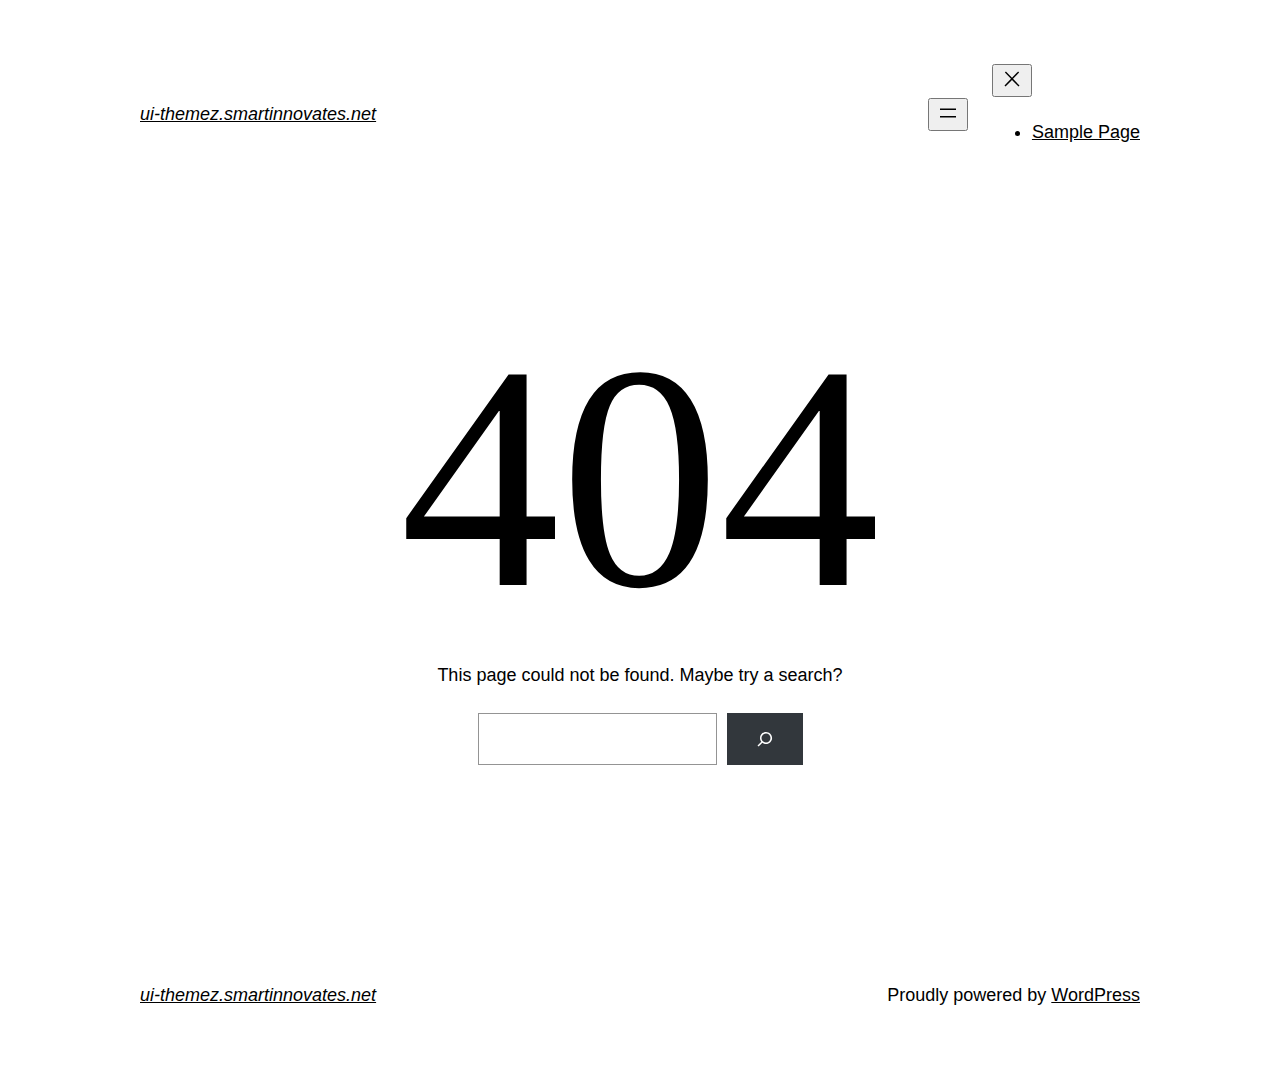
<file: fonts/glyphicons-halflings-regular.html>
<!DOCTYPE html>
<html lang="en-US">
<head>
	<meta charset="UTF-8" />
	<meta name="viewport" content="width=device-width, initial-scale=1" />
<meta name='robots' content='max-image-preview:large' />
<title>Page not found &#8211; ui-themez.smartinnovates.net</title>
<link rel="alternate" type="application/rss+xml" title="ui-themez.smartinnovates.net &raquo; Feed" href="https://ui-themez.smartinnovates.net/index.php/feed/" />
<link rel="alternate" type="application/rss+xml" title="ui-themez.smartinnovates.net &raquo; Comments Feed" href="https://ui-themez.smartinnovates.net/index.php/comments/feed/" />
<script>
window._wpemojiSettings = {"baseUrl":"https:\/\/s.w.org\/images\/core\/emoji\/14.0.0\/72x72\/","ext":".png","svgUrl":"https:\/\/s.w.org\/images\/core\/emoji\/14.0.0\/svg\/","svgExt":".svg","source":{"concatemoji":"https:\/\/ui-themez.smartinnovates.net\/wp-includes\/js\/wp-emoji-release.min.js?ver=6.4.1"}};
/*! This file is auto-generated */
!function(i,n){var o,s,e;function c(e){try{var t={supportTests:e,timestamp:(new Date).valueOf()};sessionStorage.setItem(o,JSON.stringify(t))}catch(e){}}function p(e,t,n){e.clearRect(0,0,e.canvas.width,e.canvas.height),e.fillText(t,0,0);var t=new Uint32Array(e.getImageData(0,0,e.canvas.width,e.canvas.height).data),r=(e.clearRect(0,0,e.canvas.width,e.canvas.height),e.fillText(n,0,0),new Uint32Array(e.getImageData(0,0,e.canvas.width,e.canvas.height).data));return t.every(function(e,t){return e===r[t]})}function u(e,t,n){switch(t){case"flag":return n(e,"\ud83c\udff3\ufe0f\u200d\u26a7\ufe0f","\ud83c\udff3\ufe0f\u200b\u26a7\ufe0f")?!1:!n(e,"\ud83c\uddfa\ud83c\uddf3","\ud83c\uddfa\u200b\ud83c\uddf3")&&!n(e,"\ud83c\udff4\udb40\udc67\udb40\udc62\udb40\udc65\udb40\udc6e\udb40\udc67\udb40\udc7f","\ud83c\udff4\u200b\udb40\udc67\u200b\udb40\udc62\u200b\udb40\udc65\u200b\udb40\udc6e\u200b\udb40\udc67\u200b\udb40\udc7f");case"emoji":return!n(e,"\ud83e\udef1\ud83c\udffb\u200d\ud83e\udef2\ud83c\udfff","\ud83e\udef1\ud83c\udffb\u200b\ud83e\udef2\ud83c\udfff")}return!1}function f(e,t,n){var r="undefined"!=typeof WorkerGlobalScope&&self instanceof WorkerGlobalScope?new OffscreenCanvas(300,150):i.createElement("canvas"),a=r.getContext("2d",{willReadFrequently:!0}),o=(a.textBaseline="top",a.font="600 32px Arial",{});return e.forEach(function(e){o[e]=t(a,e,n)}),o}function t(e){var t=i.createElement("script");t.src=e,t.defer=!0,i.head.appendChild(t)}"undefined"!=typeof Promise&&(o="wpEmojiSettingsSupports",s=["flag","emoji"],n.supports={everything:!0,everythingExceptFlag:!0},e=new Promise(function(e){i.addEventListener("DOMContentLoaded",e,{once:!0})}),new Promise(function(t){var n=function(){try{var e=JSON.parse(sessionStorage.getItem(o));if("object"==typeof e&&"number"==typeof e.timestamp&&(new Date).valueOf()<e.timestamp+604800&&"object"==typeof e.supportTests)return e.supportTests}catch(e){}return null}();if(!n){if("undefined"!=typeof Worker&&"undefined"!=typeof OffscreenCanvas&&"undefined"!=typeof URL&&URL.createObjectURL&&"undefined"!=typeof Blob)try{var e="postMessage("+f.toString()+"("+[JSON.stringify(s),u.toString(),p.toString()].join(",")+"));",r=new Blob([e],{type:"text/javascript"}),a=new Worker(URL.createObjectURL(r),{name:"wpTestEmojiSupports"});return void(a.onmessage=function(e){c(n=e.data),a.terminate(),t(n)})}catch(e){}c(n=f(s,u,p))}t(n)}).then(function(e){for(var t in e)n.supports[t]=e[t],n.supports.everything=n.supports.everything&&n.supports[t],"flag"!==t&&(n.supports.everythingExceptFlag=n.supports.everythingExceptFlag&&n.supports[t]);n.supports.everythingExceptFlag=n.supports.everythingExceptFlag&&!n.supports.flag,n.DOMReady=!1,n.readyCallback=function(){n.DOMReady=!0}}).then(function(){return e}).then(function(){var e;n.supports.everything||(n.readyCallback(),(e=n.source||{}).concatemoji?t(e.concatemoji):e.wpemoji&&e.twemoji&&(t(e.twemoji),t(e.wpemoji)))}))}((window,document),window._wpemojiSettings);
</script>
<style id='wp-block-site-logo-inline-css'>
.wp-block-site-logo{box-sizing:border-box;line-height:0}.wp-block-site-logo a{display:inline-block;line-height:0}.wp-block-site-logo.is-default-size img{height:auto;width:120px}.wp-block-site-logo img{height:auto;max-width:100%}.wp-block-site-logo a,.wp-block-site-logo img{border-radius:inherit}.wp-block-site-logo.aligncenter{margin-left:auto;margin-right:auto;text-align:center}.wp-block-site-logo.is-style-rounded{border-radius:9999px}
</style>
<style id='wp-block-site-title-inline-css'>
.wp-block-site-title a{color:inherit}
.wp-block-site-title{font-family: var(--wp--preset--font-family--system-font);font-size: var(--wp--preset--font-size--medium);font-style: italic;font-weight: normal;line-height: var(--wp--custom--typography--line-height--normal);}
</style>
<style id='wp-block-group-inline-css'>
.wp-block-group{box-sizing:border-box}
</style>
<style id='wp-block-group-theme-inline-css'>
:where(.wp-block-group.has-background){padding:1.25em 2.375em}
</style>
<style id='wp-block-page-list-inline-css'>
.wp-block-navigation .wp-block-page-list{align-items:var(--navigation-layout-align,initial);background-color:inherit;display:flex;flex-direction:var(--navigation-layout-direction,initial);flex-wrap:var(--navigation-layout-wrap,wrap);justify-content:var(--navigation-layout-justify,initial)}.wp-block-navigation .wp-block-navigation-item{background-color:inherit}
</style>
<link rel='stylesheet' id='wp-block-navigation-css' href='https://ui-themez.smartinnovates.net/wp-includes/blocks/navigation/style.min.css?ver=6.4.1' media='all' />
<style id='wp-block-navigation-inline-css'>
.wp-block-navigation a:where(:not(.wp-element-button)){color: inherit;}
</style>
<style id='wp-block-template-part-theme-inline-css'>
.wp-block-template-part.has-background{margin-bottom:0;margin-top:0;padding:1.25em 2.375em}
</style>
<style id='wp-block-heading-inline-css'>
h1.has-background,h2.has-background,h3.has-background,h4.has-background,h5.has-background,h6.has-background{padding:1.25em 2.375em}h1.has-text-align-left[style*=writing-mode]:where([style*=vertical-lr]),h1.has-text-align-right[style*=writing-mode]:where([style*=vertical-rl]),h2.has-text-align-left[style*=writing-mode]:where([style*=vertical-lr]),h2.has-text-align-right[style*=writing-mode]:where([style*=vertical-rl]),h3.has-text-align-left[style*=writing-mode]:where([style*=vertical-lr]),h3.has-text-align-right[style*=writing-mode]:where([style*=vertical-rl]),h4.has-text-align-left[style*=writing-mode]:where([style*=vertical-lr]),h4.has-text-align-right[style*=writing-mode]:where([style*=vertical-rl]),h5.has-text-align-left[style*=writing-mode]:where([style*=vertical-lr]),h5.has-text-align-right[style*=writing-mode]:where([style*=vertical-rl]),h6.has-text-align-left[style*=writing-mode]:where([style*=vertical-lr]),h6.has-text-align-right[style*=writing-mode]:where([style*=vertical-rl]){rotate:180deg}
</style>
<style id='wp-block-paragraph-inline-css'>
.is-small-text{font-size:.875em}.is-regular-text{font-size:1em}.is-large-text{font-size:2.25em}.is-larger-text{font-size:3em}.has-drop-cap:not(:focus):first-letter{float:left;font-size:8.4em;font-style:normal;font-weight:100;line-height:.68;margin:.05em .1em 0 0;text-transform:uppercase}body.rtl .has-drop-cap:not(:focus):first-letter{float:none;margin-left:.1em}p.has-drop-cap.has-background{overflow:hidden}p.has-background{padding:1.25em 2.375em}:where(p.has-text-color:not(.has-link-color)) a{color:inherit}p.has-text-align-left[style*="writing-mode:vertical-lr"],p.has-text-align-right[style*="writing-mode:vertical-rl"]{rotate:180deg}
</style>
<style id='wp-block-search-inline-css'>
.wp-block-search__button{margin-left:10px;word-break:normal}.wp-block-search__button.has-icon{line-height:0}.wp-block-search__button svg{fill:currentColor;min-height:24px;min-width:24px;vertical-align:text-bottom}:where(.wp-block-search__button){border:1px solid #ccc;padding:6px 10px}.wp-block-search__inside-wrapper{display:flex;flex:auto;flex-wrap:nowrap;max-width:100%}.wp-block-search__label{width:100%}.wp-block-search__input{-webkit-appearance:initial;appearance:none;border:1px solid #949494;flex-grow:1;margin-left:0;margin-right:0;min-width:3rem;padding:8px;text-decoration:unset!important}.wp-block-search.wp-block-search__button-only .wp-block-search__button{flex-shrink:0;margin-left:0;max-width:calc(100% - 100px)}:where(.wp-block-search__button-inside .wp-block-search__inside-wrapper){border:1px solid #949494;box-sizing:border-box;padding:4px}:where(.wp-block-search__button-inside .wp-block-search__inside-wrapper) .wp-block-search__input{border:none;border-radius:0;padding:0 4px}:where(.wp-block-search__button-inside .wp-block-search__inside-wrapper) .wp-block-search__input:focus{outline:none}:where(.wp-block-search__button-inside .wp-block-search__inside-wrapper) :where(.wp-block-search__button){padding:4px 8px}.wp-block-search.aligncenter .wp-block-search__inside-wrapper{margin:auto}.wp-block-search__button-behavior-expand .wp-block-search__inside-wrapper{min-width:0!important;transition-property:width}.wp-block-search__button-behavior-expand .wp-block-search__input{flex-basis:100%;transition-duration:.3s}.wp-block-search__button-behavior-expand.wp-block-search__searchfield-hidden,.wp-block-search__button-behavior-expand.wp-block-search__searchfield-hidden .wp-block-search__inside-wrapper{overflow:hidden}.wp-block-search__button-behavior-expand.wp-block-search__searchfield-hidden .wp-block-search__input{border-left-width:0!important;border-right-width:0!important;flex-basis:0;flex-grow:0;margin:0;min-width:0!important;padding-left:0!important;padding-right:0!important;width:0!important}.wp-block[data-align=right] .wp-block-search__button-behavior-expand .wp-block-search__inside-wrapper{float:right}
</style>
<style id='wp-block-search-theme-inline-css'>
.wp-block-search .wp-block-search__label{font-weight:700}.wp-block-search__button{border:1px solid #ccc;padding:.375em .625em}
</style>
<style id='wp-emoji-styles-inline-css'>

	img.wp-smiley, img.emoji {
		display: inline !important;
		border: none !important;
		box-shadow: none !important;
		height: 1em !important;
		width: 1em !important;
		margin: 0 0.07em !important;
		vertical-align: -0.1em !important;
		background: none !important;
		padding: 0 !important;
	}
</style>
<style id='wp-block-library-inline-css'>
:root{--wp-admin-theme-color:#007cba;--wp-admin-theme-color--rgb:0,124,186;--wp-admin-theme-color-darker-10:#006ba1;--wp-admin-theme-color-darker-10--rgb:0,107,161;--wp-admin-theme-color-darker-20:#005a87;--wp-admin-theme-color-darker-20--rgb:0,90,135;--wp-admin-border-width-focus:2px;--wp-block-synced-color:#7a00df;--wp-block-synced-color--rgb:122,0,223}@media (min-resolution:192dpi){:root{--wp-admin-border-width-focus:1.5px}}.wp-element-button{cursor:pointer}:root{--wp--preset--font-size--normal:16px;--wp--preset--font-size--huge:42px}:root .has-very-light-gray-background-color{background-color:#eee}:root .has-very-dark-gray-background-color{background-color:#313131}:root .has-very-light-gray-color{color:#eee}:root .has-very-dark-gray-color{color:#313131}:root .has-vivid-green-cyan-to-vivid-cyan-blue-gradient-background{background:linear-gradient(135deg,#00d084,#0693e3)}:root .has-purple-crush-gradient-background{background:linear-gradient(135deg,#34e2e4,#4721fb 50%,#ab1dfe)}:root .has-hazy-dawn-gradient-background{background:linear-gradient(135deg,#faaca8,#dad0ec)}:root .has-subdued-olive-gradient-background{background:linear-gradient(135deg,#fafae1,#67a671)}:root .has-atomic-cream-gradient-background{background:linear-gradient(135deg,#fdd79a,#004a59)}:root .has-nightshade-gradient-background{background:linear-gradient(135deg,#330968,#31cdcf)}:root .has-midnight-gradient-background{background:linear-gradient(135deg,#020381,#2874fc)}.has-regular-font-size{font-size:1em}.has-larger-font-size{font-size:2.625em}.has-normal-font-size{font-size:var(--wp--preset--font-size--normal)}.has-huge-font-size{font-size:var(--wp--preset--font-size--huge)}.has-text-align-center{text-align:center}.has-text-align-left{text-align:left}.has-text-align-right{text-align:right}#end-resizable-editor-section{display:none}.aligncenter{clear:both}.items-justified-left{justify-content:flex-start}.items-justified-center{justify-content:center}.items-justified-right{justify-content:flex-end}.items-justified-space-between{justify-content:space-between}.screen-reader-text{clip:rect(1px,1px,1px,1px);word-wrap:normal!important;border:0;-webkit-clip-path:inset(50%);clip-path:inset(50%);height:1px;margin:-1px;overflow:hidden;padding:0;position:absolute;width:1px}.screen-reader-text:focus{clip:auto!important;background-color:#ddd;-webkit-clip-path:none;clip-path:none;color:#444;display:block;font-size:1em;height:auto;left:5px;line-height:normal;padding:15px 23px 14px;text-decoration:none;top:5px;width:auto;z-index:100000}html :where(.has-border-color){border-style:solid}html :where([style*=border-top-color]){border-top-style:solid}html :where([style*=border-right-color]){border-right-style:solid}html :where([style*=border-bottom-color]){border-bottom-style:solid}html :where([style*=border-left-color]){border-left-style:solid}html :where([style*=border-width]){border-style:solid}html :where([style*=border-top-width]){border-top-style:solid}html :where([style*=border-right-width]){border-right-style:solid}html :where([style*=border-bottom-width]){border-bottom-style:solid}html :where([style*=border-left-width]){border-left-style:solid}html :where(img[class*=wp-image-]){height:auto;max-width:100%}:where(figure){margin:0 0 1em}html :where(.is-position-sticky){--wp-admin--admin-bar--position-offset:var(--wp-admin--admin-bar--height,0px)}@media screen and (max-width:600px){html :where(.is-position-sticky){--wp-admin--admin-bar--position-offset:0px}}
</style>
<style id='global-styles-inline-css'>
body{--wp--preset--color--black: #000000;--wp--preset--color--cyan-bluish-gray: #abb8c3;--wp--preset--color--white: #ffffff;--wp--preset--color--pale-pink: #f78da7;--wp--preset--color--vivid-red: #cf2e2e;--wp--preset--color--luminous-vivid-orange: #ff6900;--wp--preset--color--luminous-vivid-amber: #fcb900;--wp--preset--color--light-green-cyan: #7bdcb5;--wp--preset--color--vivid-green-cyan: #00d084;--wp--preset--color--pale-cyan-blue: #8ed1fc;--wp--preset--color--vivid-cyan-blue: #0693e3;--wp--preset--color--vivid-purple: #9b51e0;--wp--preset--color--foreground: #000000;--wp--preset--color--background: #ffffff;--wp--preset--color--primary: #1a4548;--wp--preset--color--secondary: #ffe2c7;--wp--preset--color--tertiary: #F6F6F6;--wp--preset--gradient--vivid-cyan-blue-to-vivid-purple: linear-gradient(135deg,rgba(6,147,227,1) 0%,rgb(155,81,224) 100%);--wp--preset--gradient--light-green-cyan-to-vivid-green-cyan: linear-gradient(135deg,rgb(122,220,180) 0%,rgb(0,208,130) 100%);--wp--preset--gradient--luminous-vivid-amber-to-luminous-vivid-orange: linear-gradient(135deg,rgba(252,185,0,1) 0%,rgba(255,105,0,1) 100%);--wp--preset--gradient--luminous-vivid-orange-to-vivid-red: linear-gradient(135deg,rgba(255,105,0,1) 0%,rgb(207,46,46) 100%);--wp--preset--gradient--very-light-gray-to-cyan-bluish-gray: linear-gradient(135deg,rgb(238,238,238) 0%,rgb(169,184,195) 100%);--wp--preset--gradient--cool-to-warm-spectrum: linear-gradient(135deg,rgb(74,234,220) 0%,rgb(151,120,209) 20%,rgb(207,42,186) 40%,rgb(238,44,130) 60%,rgb(251,105,98) 80%,rgb(254,248,76) 100%);--wp--preset--gradient--blush-light-purple: linear-gradient(135deg,rgb(255,206,236) 0%,rgb(152,150,240) 100%);--wp--preset--gradient--blush-bordeaux: linear-gradient(135deg,rgb(254,205,165) 0%,rgb(254,45,45) 50%,rgb(107,0,62) 100%);--wp--preset--gradient--luminous-dusk: linear-gradient(135deg,rgb(255,203,112) 0%,rgb(199,81,192) 50%,rgb(65,88,208) 100%);--wp--preset--gradient--pale-ocean: linear-gradient(135deg,rgb(255,245,203) 0%,rgb(182,227,212) 50%,rgb(51,167,181) 100%);--wp--preset--gradient--electric-grass: linear-gradient(135deg,rgb(202,248,128) 0%,rgb(113,206,126) 100%);--wp--preset--gradient--midnight: linear-gradient(135deg,rgb(2,3,129) 0%,rgb(40,116,252) 100%);--wp--preset--gradient--vertical-secondary-to-tertiary: linear-gradient(to bottom,var(--wp--preset--color--secondary) 0%,var(--wp--preset--color--tertiary) 100%);--wp--preset--gradient--vertical-secondary-to-background: linear-gradient(to bottom,var(--wp--preset--color--secondary) 0%,var(--wp--preset--color--background) 100%);--wp--preset--gradient--vertical-tertiary-to-background: linear-gradient(to bottom,var(--wp--preset--color--tertiary) 0%,var(--wp--preset--color--background) 100%);--wp--preset--gradient--diagonal-primary-to-foreground: linear-gradient(to bottom right,var(--wp--preset--color--primary) 0%,var(--wp--preset--color--foreground) 100%);--wp--preset--gradient--diagonal-secondary-to-background: linear-gradient(to bottom right,var(--wp--preset--color--secondary) 50%,var(--wp--preset--color--background) 50%);--wp--preset--gradient--diagonal-background-to-secondary: linear-gradient(to bottom right,var(--wp--preset--color--background) 50%,var(--wp--preset--color--secondary) 50%);--wp--preset--gradient--diagonal-tertiary-to-background: linear-gradient(to bottom right,var(--wp--preset--color--tertiary) 50%,var(--wp--preset--color--background) 50%);--wp--preset--gradient--diagonal-background-to-tertiary: linear-gradient(to bottom right,var(--wp--preset--color--background) 50%,var(--wp--preset--color--tertiary) 50%);--wp--preset--font-size--small: 1rem;--wp--preset--font-size--medium: 1.125rem;--wp--preset--font-size--large: 1.75rem;--wp--preset--font-size--x-large: clamp(1.75rem, 3vw, 2.25rem);--wp--preset--font-family--system-font: -apple-system,BlinkMacSystemFont,"Segoe UI",Roboto,Oxygen-Sans,Ubuntu,Cantarell,"Helvetica Neue",sans-serif;--wp--preset--font-family--source-serif-pro: "Source Serif Pro", serif;--wp--preset--spacing--20: 0.44rem;--wp--preset--spacing--30: 0.67rem;--wp--preset--spacing--40: 1rem;--wp--preset--spacing--50: 1.5rem;--wp--preset--spacing--60: 2.25rem;--wp--preset--spacing--70: 3.38rem;--wp--preset--spacing--80: 5.06rem;--wp--preset--shadow--natural: 6px 6px 9px rgba(0, 0, 0, 0.2);--wp--preset--shadow--deep: 12px 12px 50px rgba(0, 0, 0, 0.4);--wp--preset--shadow--sharp: 6px 6px 0px rgba(0, 0, 0, 0.2);--wp--preset--shadow--outlined: 6px 6px 0px -3px rgba(255, 255, 255, 1), 6px 6px rgba(0, 0, 0, 1);--wp--preset--shadow--crisp: 6px 6px 0px rgba(0, 0, 0, 1);--wp--custom--spacing--small: max(1.25rem, 5vw);--wp--custom--spacing--medium: clamp(2rem, 8vw, calc(4 * var(--wp--style--block-gap)));--wp--custom--spacing--large: clamp(4rem, 10vw, 8rem);--wp--custom--spacing--outer: var(--wp--custom--spacing--small, 1.25rem);--wp--custom--typography--font-size--huge: clamp(2.25rem, 4vw, 2.75rem);--wp--custom--typography--font-size--gigantic: clamp(2.75rem, 6vw, 3.25rem);--wp--custom--typography--font-size--colossal: clamp(3.25rem, 8vw, 6.25rem);--wp--custom--typography--line-height--tiny: 1.15;--wp--custom--typography--line-height--small: 1.2;--wp--custom--typography--line-height--medium: 1.4;--wp--custom--typography--line-height--normal: 1.6;}body { margin: 0;--wp--style--global--content-size: 650px;--wp--style--global--wide-size: 1000px; }.wp-site-blocks > .alignleft { float: left; margin-right: 2em; }.wp-site-blocks > .alignright { float: right; margin-left: 2em; }.wp-site-blocks > .aligncenter { justify-content: center; margin-left: auto; margin-right: auto; }:where(.wp-site-blocks) > * { margin-block-start: 1.5rem; margin-block-end: 0; }:where(.wp-site-blocks) > :first-child:first-child { margin-block-start: 0; }:where(.wp-site-blocks) > :last-child:last-child { margin-block-end: 0; }body { --wp--style--block-gap: 1.5rem; }:where(body .is-layout-flow)  > :first-child:first-child{margin-block-start: 0;}:where(body .is-layout-flow)  > :last-child:last-child{margin-block-end: 0;}:where(body .is-layout-flow)  > *{margin-block-start: 1.5rem;margin-block-end: 0;}:where(body .is-layout-constrained)  > :first-child:first-child{margin-block-start: 0;}:where(body .is-layout-constrained)  > :last-child:last-child{margin-block-end: 0;}:where(body .is-layout-constrained)  > *{margin-block-start: 1.5rem;margin-block-end: 0;}:where(body .is-layout-flex) {gap: 1.5rem;}:where(body .is-layout-grid) {gap: 1.5rem;}body .is-layout-flow > .alignleft{float: left;margin-inline-start: 0;margin-inline-end: 2em;}body .is-layout-flow > .alignright{float: right;margin-inline-start: 2em;margin-inline-end: 0;}body .is-layout-flow > .aligncenter{margin-left: auto !important;margin-right: auto !important;}body .is-layout-constrained > .alignleft{float: left;margin-inline-start: 0;margin-inline-end: 2em;}body .is-layout-constrained > .alignright{float: right;margin-inline-start: 2em;margin-inline-end: 0;}body .is-layout-constrained > .aligncenter{margin-left: auto !important;margin-right: auto !important;}body .is-layout-constrained > :where(:not(.alignleft):not(.alignright):not(.alignfull)){max-width: var(--wp--style--global--content-size);margin-left: auto !important;margin-right: auto !important;}body .is-layout-constrained > .alignwide{max-width: var(--wp--style--global--wide-size);}body .is-layout-flex{display: flex;}body .is-layout-flex{flex-wrap: wrap;align-items: center;}body .is-layout-flex > *{margin: 0;}body .is-layout-grid{display: grid;}body .is-layout-grid > *{margin: 0;}body{background-color: var(--wp--preset--color--background);color: var(--wp--preset--color--foreground);font-family: var(--wp--preset--font-family--system-font);font-size: var(--wp--preset--font-size--medium);line-height: var(--wp--custom--typography--line-height--normal);padding-top: 0px;padding-right: 0px;padding-bottom: 0px;padding-left: 0px;}a:where(:not(.wp-element-button)){color: var(--wp--preset--color--foreground);text-decoration: underline;}h1{font-family: var(--wp--preset--font-family--source-serif-pro);font-size: var(--wp--custom--typography--font-size--colossal);font-weight: 300;line-height: var(--wp--custom--typography--line-height--tiny);}h2{font-family: var(--wp--preset--font-family--source-serif-pro);font-size: var(--wp--custom--typography--font-size--gigantic);font-weight: 300;line-height: var(--wp--custom--typography--line-height--small);}h3{font-family: var(--wp--preset--font-family--source-serif-pro);font-size: var(--wp--custom--typography--font-size--huge);font-weight: 300;line-height: var(--wp--custom--typography--line-height--tiny);}h4{font-family: var(--wp--preset--font-family--source-serif-pro);font-size: var(--wp--preset--font-size--x-large);font-weight: 300;line-height: var(--wp--custom--typography--line-height--tiny);}h5{font-family: var(--wp--preset--font-family--system-font);font-size: var(--wp--preset--font-size--medium);font-weight: 700;line-height: var(--wp--custom--typography--line-height--normal);text-transform: uppercase;}h6{font-family: var(--wp--preset--font-family--system-font);font-size: var(--wp--preset--font-size--medium);font-weight: 400;line-height: var(--wp--custom--typography--line-height--normal);text-transform: uppercase;}.wp-element-button, .wp-block-button__link{background-color: #32373c;border-width: 0;color: #fff;font-family: inherit;font-size: inherit;line-height: inherit;padding: calc(0.667em + 2px) calc(1.333em + 2px);text-decoration: none;}.has-black-color{color: var(--wp--preset--color--black) !important;}.has-cyan-bluish-gray-color{color: var(--wp--preset--color--cyan-bluish-gray) !important;}.has-white-color{color: var(--wp--preset--color--white) !important;}.has-pale-pink-color{color: var(--wp--preset--color--pale-pink) !important;}.has-vivid-red-color{color: var(--wp--preset--color--vivid-red) !important;}.has-luminous-vivid-orange-color{color: var(--wp--preset--color--luminous-vivid-orange) !important;}.has-luminous-vivid-amber-color{color: var(--wp--preset--color--luminous-vivid-amber) !important;}.has-light-green-cyan-color{color: var(--wp--preset--color--light-green-cyan) !important;}.has-vivid-green-cyan-color{color: var(--wp--preset--color--vivid-green-cyan) !important;}.has-pale-cyan-blue-color{color: var(--wp--preset--color--pale-cyan-blue) !important;}.has-vivid-cyan-blue-color{color: var(--wp--preset--color--vivid-cyan-blue) !important;}.has-vivid-purple-color{color: var(--wp--preset--color--vivid-purple) !important;}.has-foreground-color{color: var(--wp--preset--color--foreground) !important;}.has-background-color{color: var(--wp--preset--color--background) !important;}.has-primary-color{color: var(--wp--preset--color--primary) !important;}.has-secondary-color{color: var(--wp--preset--color--secondary) !important;}.has-tertiary-color{color: var(--wp--preset--color--tertiary) !important;}.has-black-background-color{background-color: var(--wp--preset--color--black) !important;}.has-cyan-bluish-gray-background-color{background-color: var(--wp--preset--color--cyan-bluish-gray) !important;}.has-white-background-color{background-color: var(--wp--preset--color--white) !important;}.has-pale-pink-background-color{background-color: var(--wp--preset--color--pale-pink) !important;}.has-vivid-red-background-color{background-color: var(--wp--preset--color--vivid-red) !important;}.has-luminous-vivid-orange-background-color{background-color: var(--wp--preset--color--luminous-vivid-orange) !important;}.has-luminous-vivid-amber-background-color{background-color: var(--wp--preset--color--luminous-vivid-amber) !important;}.has-light-green-cyan-background-color{background-color: var(--wp--preset--color--light-green-cyan) !important;}.has-vivid-green-cyan-background-color{background-color: var(--wp--preset--color--vivid-green-cyan) !important;}.has-pale-cyan-blue-background-color{background-color: var(--wp--preset--color--pale-cyan-blue) !important;}.has-vivid-cyan-blue-background-color{background-color: var(--wp--preset--color--vivid-cyan-blue) !important;}.has-vivid-purple-background-color{background-color: var(--wp--preset--color--vivid-purple) !important;}.has-foreground-background-color{background-color: var(--wp--preset--color--foreground) !important;}.has-background-background-color{background-color: var(--wp--preset--color--background) !important;}.has-primary-background-color{background-color: var(--wp--preset--color--primary) !important;}.has-secondary-background-color{background-color: var(--wp--preset--color--secondary) !important;}.has-tertiary-background-color{background-color: var(--wp--preset--color--tertiary) !important;}.has-black-border-color{border-color: var(--wp--preset--color--black) !important;}.has-cyan-bluish-gray-border-color{border-color: var(--wp--preset--color--cyan-bluish-gray) !important;}.has-white-border-color{border-color: var(--wp--preset--color--white) !important;}.has-pale-pink-border-color{border-color: var(--wp--preset--color--pale-pink) !important;}.has-vivid-red-border-color{border-color: var(--wp--preset--color--vivid-red) !important;}.has-luminous-vivid-orange-border-color{border-color: var(--wp--preset--color--luminous-vivid-orange) !important;}.has-luminous-vivid-amber-border-color{border-color: var(--wp--preset--color--luminous-vivid-amber) !important;}.has-light-green-cyan-border-color{border-color: var(--wp--preset--color--light-green-cyan) !important;}.has-vivid-green-cyan-border-color{border-color: var(--wp--preset--color--vivid-green-cyan) !important;}.has-pale-cyan-blue-border-color{border-color: var(--wp--preset--color--pale-cyan-blue) !important;}.has-vivid-cyan-blue-border-color{border-color: var(--wp--preset--color--vivid-cyan-blue) !important;}.has-vivid-purple-border-color{border-color: var(--wp--preset--color--vivid-purple) !important;}.has-foreground-border-color{border-color: var(--wp--preset--color--foreground) !important;}.has-background-border-color{border-color: var(--wp--preset--color--background) !important;}.has-primary-border-color{border-color: var(--wp--preset--color--primary) !important;}.has-secondary-border-color{border-color: var(--wp--preset--color--secondary) !important;}.has-tertiary-border-color{border-color: var(--wp--preset--color--tertiary) !important;}.has-vivid-cyan-blue-to-vivid-purple-gradient-background{background: var(--wp--preset--gradient--vivid-cyan-blue-to-vivid-purple) !important;}.has-light-green-cyan-to-vivid-green-cyan-gradient-background{background: var(--wp--preset--gradient--light-green-cyan-to-vivid-green-cyan) !important;}.has-luminous-vivid-amber-to-luminous-vivid-orange-gradient-background{background: var(--wp--preset--gradient--luminous-vivid-amber-to-luminous-vivid-orange) !important;}.has-luminous-vivid-orange-to-vivid-red-gradient-background{background: var(--wp--preset--gradient--luminous-vivid-orange-to-vivid-red) !important;}.has-very-light-gray-to-cyan-bluish-gray-gradient-background{background: var(--wp--preset--gradient--very-light-gray-to-cyan-bluish-gray) !important;}.has-cool-to-warm-spectrum-gradient-background{background: var(--wp--preset--gradient--cool-to-warm-spectrum) !important;}.has-blush-light-purple-gradient-background{background: var(--wp--preset--gradient--blush-light-purple) !important;}.has-blush-bordeaux-gradient-background{background: var(--wp--preset--gradient--blush-bordeaux) !important;}.has-luminous-dusk-gradient-background{background: var(--wp--preset--gradient--luminous-dusk) !important;}.has-pale-ocean-gradient-background{background: var(--wp--preset--gradient--pale-ocean) !important;}.has-electric-grass-gradient-background{background: var(--wp--preset--gradient--electric-grass) !important;}.has-midnight-gradient-background{background: var(--wp--preset--gradient--midnight) !important;}.has-vertical-secondary-to-tertiary-gradient-background{background: var(--wp--preset--gradient--vertical-secondary-to-tertiary) !important;}.has-vertical-secondary-to-background-gradient-background{background: var(--wp--preset--gradient--vertical-secondary-to-background) !important;}.has-vertical-tertiary-to-background-gradient-background{background: var(--wp--preset--gradient--vertical-tertiary-to-background) !important;}.has-diagonal-primary-to-foreground-gradient-background{background: var(--wp--preset--gradient--diagonal-primary-to-foreground) !important;}.has-diagonal-secondary-to-background-gradient-background{background: var(--wp--preset--gradient--diagonal-secondary-to-background) !important;}.has-diagonal-background-to-secondary-gradient-background{background: var(--wp--preset--gradient--diagonal-background-to-secondary) !important;}.has-diagonal-tertiary-to-background-gradient-background{background: var(--wp--preset--gradient--diagonal-tertiary-to-background) !important;}.has-diagonal-background-to-tertiary-gradient-background{background: var(--wp--preset--gradient--diagonal-background-to-tertiary) !important;}.has-small-font-size{font-size: var(--wp--preset--font-size--small) !important;}.has-medium-font-size{font-size: var(--wp--preset--font-size--medium) !important;}.has-large-font-size{font-size: var(--wp--preset--font-size--large) !important;}.has-x-large-font-size{font-size: var(--wp--preset--font-size--x-large) !important;}.has-system-font-font-family{font-family: var(--wp--preset--font-family--system-font) !important;}.has-source-serif-pro-font-family{font-family: var(--wp--preset--font-family--source-serif-pro) !important;}
</style>
<style id='core-block-supports-inline-css'>
.wp-container-core-navigation-layout-1.wp-container-core-navigation-layout-1{justify-content:flex-end;}.wp-container-core-group-layout-2.wp-container-core-group-layout-2{justify-content:space-between;}.wp-container-core-group-layout-6.wp-container-core-group-layout-6{justify-content:space-between;}
</style>
<style id='wp-block-template-skip-link-inline-css'>

		.skip-link.screen-reader-text {
			border: 0;
			clip: rect(1px,1px,1px,1px);
			clip-path: inset(50%);
			height: 1px;
			margin: -1px;
			overflow: hidden;
			padding: 0;
			position: absolute !important;
			width: 1px;
			word-wrap: normal !important;
		}

		.skip-link.screen-reader-text:focus {
			background-color: #eee;
			clip: auto !important;
			clip-path: none;
			color: #444;
			display: block;
			font-size: 1em;
			height: auto;
			left: 5px;
			line-height: normal;
			padding: 15px 23px 14px;
			text-decoration: none;
			top: 5px;
			width: auto;
			z-index: 100000;
		}
</style>
<link rel='stylesheet' id='twentytwentytwo-style-css' href='https://ui-themez.smartinnovates.net/wp-content/themes/twentytwentytwo/style.css?ver=1.2' media='all' />
<script src="https://ui-themez.smartinnovates.net/wp-includes/js/dist/interactivity.min.js?ver=6.4.1" id="wp-interactivity-js" defer data-wp-strategy="defer"></script>
<script src="https://ui-themez.smartinnovates.net/wp-includes/blocks/navigation/view.min.js?ver=e3d6f3216904b5b42831" id="wp-block-navigation-view-js" defer data-wp-strategy="defer"></script>
<link rel="https://api.w.org/" href="https://ui-themez.smartinnovates.net/index.php/wp-json/" /><link rel="EditURI" type="application/rsd+xml" title="RSD" href="https://ui-themez.smartinnovates.net/xmlrpc.php?rsd" />
<meta name="generator" content="WordPress 6.4.1" />
<style id='wp-fonts-local'>
@font-face{font-family:"Source Serif Pro";font-style:normal;font-weight:200 900;font-display:fallback;src:url('https://ui-themez.smartinnovates.net/wp-content/themes/twentytwentytwo/assets/fonts/source-serif-pro/SourceSerif4Variable-Roman.ttf.woff2') format('woff2');font-stretch:normal;}
@font-face{font-family:"Source Serif Pro";font-style:italic;font-weight:200 900;font-display:fallback;src:url('https://ui-themez.smartinnovates.net/wp-content/themes/twentytwentytwo/assets/fonts/source-serif-pro/SourceSerif4Variable-Italic.ttf.woff2') format('woff2');font-stretch:normal;}
</style>
</head>

<body class="error404 wp-embed-responsive">

<div class="wp-site-blocks"><header class="wp-block-template-part">
<div class="wp-block-group is-layout-constrained wp-block-group-is-layout-constrained">
<div class="wp-block-group alignwide is-content-justification-space-between is-layout-flex wp-container-core-group-layout-2 wp-block-group-is-layout-flex" style="padding-top:var(--wp--custom--spacing--small, 1.25rem);padding-bottom:var(--wp--custom--spacing--large, 8rem)">
<div class="wp-block-group is-layout-flex wp-block-group-is-layout-flex">

<h1 class="wp-block-site-title"><a href="https://ui-themez.smartinnovates.net" target="_self" rel="home">ui-themez.smartinnovates.net</a></h1></div>


<nav class="is-responsive items-justified-right wp-block-navigation is-content-justification-right is-layout-flex wp-container-core-navigation-layout-1 wp-block-navigation-is-layout-flex" aria-label="" 
			data-wp-interactive
			data-wp-context='{"core":{"navigation":{"overlayOpenedBy":[],"type":"overlay","roleAttribute":"","ariaLabel":"Menu"}}}'
		><button aria-haspopup="true" aria-label="Open menu" class="wp-block-navigation__responsive-container-open " 
			data-wp-on--click="actions.core.navigation.openMenuOnClick"
			data-wp-on--keydown="actions.core.navigation.handleMenuKeydown"
		><svg width="24" height="24" xmlns="http://www.w3.org/2000/svg" viewBox="0 0 24 24" aria-hidden="true" focusable="false"><rect x="4" y="7.5" width="16" height="1.5" /><rect x="4" y="15" width="16" height="1.5" /></svg></button>
			<div class="wp-block-navigation__responsive-container  " style="" id="modal-1" 
			data-wp-class--has-modal-open="selectors.core.navigation.isMenuOpen"
			data-wp-class--is-menu-open="selectors.core.navigation.isMenuOpen"
			data-wp-effect="effects.core.navigation.initMenu"
			data-wp-on--keydown="actions.core.navigation.handleMenuKeydown"
			data-wp-on--focusout="actions.core.navigation.handleMenuFocusout"
			tabindex="-1"
		>
				<div class="wp-block-navigation__responsive-close" tabindex="-1">
					<div class="wp-block-navigation__responsive-dialog" 
			data-wp-bind--aria-modal="selectors.core.navigation.ariaModal"
			data-wp-bind--aria-label="selectors.core.navigation.ariaLabel"
			data-wp-bind--role="selectors.core.navigation.roleAttribute"
			data-wp-effect="effects.core.navigation.focusFirstElement"
		>
							<button aria-label="Close menu" class="wp-block-navigation__responsive-container-close" 
			data-wp-on--click="actions.core.navigation.closeMenuOnClick"
		><svg xmlns="http://www.w3.org/2000/svg" viewBox="0 0 24 24" width="24" height="24" aria-hidden="true" focusable="false"><path d="M13 11.8l6.1-6.3-1-1-6.1 6.2-6.1-6.2-1 1 6.1 6.3-6.5 6.7 1 1 6.5-6.6 6.5 6.6 1-1z"></path></svg></button>
						<div class="wp-block-navigation__responsive-container-content" id="modal-1-content">
							<ul class="wp-block-page-list"><li class="wp-block-pages-list__item wp-block-navigation-item open-on-hover-click"><a class="wp-block-pages-list__item__link wp-block-navigation-item__content" href="https://ui-themez.smartinnovates.net/index.php/sample-page/">Sample Page</a></li></ul>
						</div>
					</div>
				</div>
			</div></nav></div>
</div>
</header>


<main class="wp-block-group is-layout-flow wp-block-group-is-layout-flow">
<div class="wp-block-group is-layout-constrained wp-block-group-is-layout-constrained">

					<h2 class="has-text-align-center wp-block-heading" style="font-size:clamp(4rem, 40vw, 20rem);font-weight:200;line-height:1">404</h2>
					
					
					<p class="has-text-align-center">This page could not be found. Maybe try a search?</p>
					
					<form role="search" method="get" action="https://ui-themez.smartinnovates.net/" class="wp-block-search__button-outside wp-block-search__icon-button aligncenter wp-block-search"    ><label class="wp-block-search__label screen-reader-text" for="wp-block-search__input-2" >Search</label><div class="wp-block-search__inside-wrapper "  style="width: 50%"><input class="wp-block-search__input" id="wp-block-search__input-2" placeholder="" value="" type="search" name="s" required /><button aria-label="Search" class="wp-block-search__button has-icon wp-element-button" type="submit" ><svg class="search-icon" viewBox="0 0 24 24" width="24" height="24">
					<path d="M13 5c-3.3 0-6 2.7-6 6 0 1.4.5 2.7 1.3 3.7l-3.8 3.8 1.1 1.1 3.8-3.8c1 .8 2.3 1.3 3.7 1.3 3.3 0 6-2.7 6-6S16.3 5 13 5zm0 10.5c-2.5 0-4.5-2-4.5-4.5s2-4.5 4.5-4.5 4.5 2 4.5 4.5-2 4.5-4.5 4.5z"></path>
				</svg></button></div></form>
</div>
</main>


<footer class="wp-block-template-part">
<div class="wp-block-group is-layout-constrained wp-block-group-is-layout-constrained" style="padding-top:var(--wp--custom--spacing--large, 8rem)">

					<div class="wp-block-group alignfull is-layout-constrained wp-block-group-is-layout-constrained">
					<div class="wp-block-group alignwide is-content-justification-space-between is-layout-flex wp-container-core-group-layout-6 wp-block-group-is-layout-flex" style="padding-top:4rem;padding-bottom:4rem"><p class="wp-block-site-title"><a href="https://ui-themez.smartinnovates.net" target="_self" rel="home">ui-themez.smartinnovates.net</a></p>

					
					<p class="has-text-align-right">Proudly powered by <a href="https://wordpress.org" rel="nofollow">WordPress</a></p>
					</div>
					</div>
					
</div>

</footer>
</div>
<script id="wp-block-template-skip-link-js-after">
	( function() {
		var skipLinkTarget = document.querySelector( 'main' ),
			sibling,
			skipLinkTargetID,
			skipLink;

		// Early exit if a skip-link target can't be located.
		if ( ! skipLinkTarget ) {
			return;
		}

		/*
		 * Get the site wrapper.
		 * The skip-link will be injected in the beginning of it.
		 */
		sibling = document.querySelector( '.wp-site-blocks' );

		// Early exit if the root element was not found.
		if ( ! sibling ) {
			return;
		}

		// Get the skip-link target's ID, and generate one if it doesn't exist.
		skipLinkTargetID = skipLinkTarget.id;
		if ( ! skipLinkTargetID ) {
			skipLinkTargetID = 'wp--skip-link--target';
			skipLinkTarget.id = skipLinkTargetID;
		}

		// Create the skip link.
		skipLink = document.createElement( 'a' );
		skipLink.classList.add( 'skip-link', 'screen-reader-text' );
		skipLink.href = '#' + skipLinkTargetID;
		skipLink.innerHTML = 'Skip to content';

		// Inject the skip link.
		sibling.parentElement.insertBefore( skipLink, sibling );
	}() );
	
</script>
</body>
</html>

<!-- plugin=object-cache-pro client=phpredis metric#hits=688 metric#misses=40 metric#hit-ratio=94.5 metric#bytes=120758 metric#prefetches=0 metric#store-reads=59 metric#store-writes=3 metric#store-hits=28 metric#store-misses=31 metric#sql-queries=3 metric#ms-total=111.79 metric#ms-cache=11.85 metric#ms-cache-avg=0.1942 metric#ms-cache-ratio=10.6 sample#redis-hits=8957472 sample#redis-misses=761579 sample#redis-hit-ratio=92.2 sample#redis-ops-per-sec=35 sample#redis-evicted-keys=28085 sample#redis-used-memory=208324384 sample#redis-used-memory-rss=93552640 sample#redis-memory-fragmentation-ratio=0.5 sample#redis-connected-clients=1 sample#redis-tracking-clients=0 sample#redis-rejected-connections=0 sample#redis-keys=274 -->
</file>
<file: css/et-line.css>
@font-face {
	font-family: 'et-line';
	src:url('../fonts/et-line.eot');
	src:url('../fonts/et-lined41d.eot?#iefix') format('embedded-opentype'),
		url('../fonts/et-line.woff') format('woff'),
		url('../fonts/et-line.ttf') format('truetype'),
		url('../fonts/et-line.html#et-line') format('svg');
	font-weight: normal;
	font-style: normal;
}

/* Use the following CSS code if you want to use data attributes for inserting your icons */
[data-icon]:before {
	font-family: 'et-line';
	content: attr(data-icon);
	speak: none;
	font-weight: normal;
	font-variant: normal;
	text-transform: none;
	line-height: 1;
	-webkit-font-smoothing: antialiased;
	-moz-osx-font-smoothing: grayscale;
	display:inline-block;
}

/* Use the following CSS code if you want to have a class per icon */
/*
Instead of a list of all class selectors,
you can use the generic selector below, but it's slower:
[class*="icon-"] {
*/
.icon-mobile, .icon-laptop, .icon-desktop, .icon-tablet, .icon-phone, .icon-document, .icon-documents, .icon-search, .icon-clipboard, .icon-newspaper, .icon-notebook, .icon-book-open, .icon-browser, .icon-calendar, .icon-presentation, .icon-picture, .icon-pictures, .icon-video, .icon-camera, .icon-printer, .icon-toolbox, .icon-briefcase, .icon-wallet, .icon-gift, .icon-bargraph, .icon-grid, .icon-expand, .icon-focus, .icon-edit, .icon-adjustments, .icon-ribbon, .icon-hourglass, .icon-lock, .icon-megaphone, .icon-shield, .icon-trophy, .icon-flag, .icon-map, .icon-puzzle, .icon-basket, .icon-envelope, .icon-streetsign, .icon-telescope, .icon-gears, .icon-key, .icon-paperclip, .icon-attachment, .icon-pricetags, .icon-lightbulb, .icon-layers, .icon-pencil, .icon-tools, .icon-tools-2, .icon-scissors, .icon-paintbrush, .icon-magnifying-glass, .icon-circle-compass, .icon-linegraph, .icon-mic, .icon-strategy, .icon-beaker, .icon-caution, .icon-recycle, .icon-anchor, .icon-profile-male, .icon-profile-female, .icon-bike, .icon-wine, .icon-hotairballoon, .icon-globe, .icon-genius, .icon-map-pin, .icon-dial, .icon-chat, .icon-heart, .icon-cloud, .icon-upload, .icon-download, .icon-target, .icon-hazardous, .icon-piechart, .icon-speedometer, .icon-global, .icon-compass, .icon-lifesaver, .icon-clock, .icon-aperture, .icon-quote, .icon-scope, .icon-alarmclock, .icon-refresh, .icon-happy, .icon-sad, .icon-facebook, .icon-twitter, .icon-googleplus, .icon-rss, .icon-tumblr, .icon-linkedin, .icon-dribbble {
	font-family: 'et-line';
	speak: none;
	font-style: normal;
	font-weight: normal;
	font-variant: normal;
	text-transform: none;
	line-height: 1;
	-webkit-font-smoothing: antialiased;
	-moz-osx-font-smoothing: grayscale;
	display:inline-block;
}
.icon-mobile:before {
	content: "\e000";
}
.icon-laptop:before {
	content: "\e001";
}
.icon-desktop:before {
	content: "\e002";
}
.icon-tablet:before {
	content: "\e003";
}
.icon-phone:before {
	content: "\e004";
}
.icon-document:before {
	content: "\e005";
}
.icon-documents:before {
	content: "\e006";
}
.icon-search:before {
	content: "\e007";
}
.icon-clipboard:before {
	content: "\e008";
}
.icon-newspaper:before {
	content: "\e009";
}
.icon-notebook:before {
	content: "\e00a";
}
.icon-book-open:before {
	content: "\e00b";
}
.icon-browser:before {
	content: "\e00c";
}
.icon-calendar:before {
	content: "\e00d";
}
.icon-presentation:before {
	content: "\e00e";
}
.icon-picture:before {
	content: "\e00f";
}
.icon-pictures:before {
	content: "\e010";
}
.icon-video:before {
	content: "\e011";
}
.icon-camera:before {
	content: "\e012";
}
.icon-printer:before {
	content: "\e013";
}
.icon-toolbox:before {
	content: "\e014";
}
.icon-briefcase:before {
	content: "\e015";
}
.icon-wallet:before {
	content: "\e016";
}
.icon-gift:before {
	content: "\e017";
}
.icon-bargraph:before {
	content: "\e018";
}
.icon-grid:before {
	content: "\e019";
}
.icon-expand:before {
	content: "\e01a";
}
.icon-focus:before {
	content: "\e01b";
}
.icon-edit:before {
	content: "\e01c";
}
.icon-adjustments:before {
	content: "\e01d";
}
.icon-ribbon:before {
	content: "\e01e";
}
.icon-hourglass:before {
	content: "\e01f";
}
.icon-lock:before {
	content: "\e020";
}
.icon-megaphone:before {
	content: "\e021";
}
.icon-shield:before {
	content: "\e022";
}
.icon-trophy:before {
	content: "\e023";
}
.icon-flag:before {
	content: "\e024";
}
.icon-map:before {
	content: "\e025";
}
.icon-puzzle:before {
	content: "\e026";
}
.icon-basket:before {
	content: "\e027";
}
.icon-envelope:before {
	content: "\e028";
}
.icon-streetsign:before {
	content: "\e029";
}
.icon-telescope:before {
	content: "\e02a";
}
.icon-gears:before {
	content: "\e02b";
}
.icon-key:before {
	content: "\e02c";
}
.icon-paperclip:before {
	content: "\e02d";
}
.icon-attachment:before {
	content: "\e02e";
}
.icon-pricetags:before {
	content: "\e02f";
}
.icon-lightbulb:before {
	content: "\e030";
}
.icon-layers:before {
	content: "\e031";
}
.icon-pencil:before {
	content: "\e032";
}
.icon-tools:before {
	content: "\e033";
}
.icon-tools-2:before {
	content: "\e034";
}
.icon-scissors:before {
	content: "\e035";
}
.icon-paintbrush:before {
	content: "\e036";
}
.icon-magnifying-glass:before {
	content: "\e037";
}
.icon-circle-compass:before {
	content: "\e038";
}
.icon-linegraph:before {
	content: "\e039";
}
.icon-mic:before {
	content: "\e03a";
}
.icon-strategy:before {
	content: "\e03b";
}
.icon-beaker:before {
	content: "\e03c";
}
.icon-caution:before {
	content: "\e03d";
}
.icon-recycle:before {
	content: "\e03e";
}
.icon-anchor:before {
	content: "\e03f";
}
.icon-profile-male:before {
	content: "\e040";
}
.icon-profile-female:before {
	content: "\e041";
}
.icon-bike:before {
	content: "\e042";
}
.icon-wine:before {
	content: "\e043";
}
.icon-hotairballoon:before {
	content: "\e044";
}
.icon-globe:before {
	content: "\e045";
}
.icon-genius:before {
	content: "\e046";
}
.icon-map-pin:before {
	content: "\e047";
}
.icon-dial:before {
	content: "\e048";
}
.icon-chat:before {
	content: "\e049";
}
.icon-heart:before {
	content: "\e04a";
}
.icon-cloud:before {
	content: "\e04b";
}
.icon-upload:before {
	content: "\e04c";
}
.icon-download:before {
	content: "\e04d";
}
.icon-target:before {
	content: "\e04e";
}
.icon-hazardous:before {
	content: "\e04f";
}
.icon-piechart:before {
	content: "\e050";
}
.icon-speedometer:before {
	content: "\e051";
}
.icon-global:before {
	content: "\e052";
}
.icon-compass:before {
	content: "\e053";
}
.icon-lifesaver:before {
	content: "\e054";
}
.icon-clock:before {
	content: "\e055";
}
.icon-aperture:before {
	content: "\e056";
}
.icon-quote:before {
	content: "\e057";
}
.icon-scope:before {
	content: "\e058";
}
.icon-alarmclock:before {
	content: "\e059";
}
.icon-refresh:before {
	content: "\e05a";
}
.icon-happy:before {
	content: "\e05b";
}
.icon-sad:before {
	content: "\e05c";
}
.icon-facebook:before {
	content: "\e05d";
}
.icon-twitter:before {
	content: "\e05e";
}
.icon-googleplus:before {
	content: "\e05f";
}
.icon-rss:before {
	content: "\e060";
}
.icon-tumblr:before {
	content: "\e061";
}
.icon-linkedin:before {
	content: "\e062";
}
.icon-dribbble:before {
	content: "\e063";
}
</file>
<file: css/style.css>
/*-----------------------------------------------------------------------------------

    Theme Name: Daniels
    Theme URI: http://
    Description: Portfolio Onepage Template
    Author: creativotheme
    Author URI: http://themeforest.net/user/creativotheme
    Version: 1.0

-----------------------------------------------------------------------------------*/
/* ----------------------------------------------------------------

TABLE OF CONTENTS

	01 Global
	02 Navbar
	03 Header
	04 Hero
	05 Services
	06 Portfolio
	07 Clients
	08 Numbers
	09 Blog
	10 Contact
	11 Responsive
		
---------------------------------------------------------------- */
/* -------------------------------------------------------
                     Global 
-------------------------------------------------------- */
@import url(main.css);
body {
  font-family: 'Poppins', sans-serif;
  color: #343434;
  font-weight: 400;
}

.section-padding {
  padding: 100px 0;
}

.section-head {
  margin-bottom: 80px;
  margin-top: -80px;
  text-align: center;
}
.section-head h3 {
  font-weight: 900;
  font-size: 40px;
  position: relative;
  display: inline-block;
  z-index: 4;
}
.section-head h3:after {
  content: '';
  width: 100%;
  height: 30px;
  background-image: url(../img/dots.png);
  background-repeat: repeat;
  position: absolute;
  bottom: -10px;
  left: 0;
  z-index: -1;
}

.bg-gray {
  background: #f7f7f7;
}

h1, h2, h3, h4, h5, h6, .logo {
  font-family: 'Montserrat', sans-serif;
}

p {
  line-height: 1.6;
  margin: 0;
  font-size: 15px;
  color: #748182;
}

.cd-headline {
  font-size: 3rem;
  line-height: 1.2;
}

@media only screen and (min-width: 768px) {
  .cd-headline {
    font-size: 4.4rem;
    font-weight: 300;
  }
}
@media only screen and (min-width: 1170px) {
  .cd-headline {
    font-size: 6rem;
  }
}
.cd-words-wrapper {
  display: inline-block;
  position: relative;
  text-align: left;
}

.cd-words-wrapper b {
  display: inline-block;
  position: absolute;
  white-space: nowrap;
  left: 0;
  top: 0;
}

.cd-words-wrapper b.is-visible {
  position: relative;
}

.no-js .cd-words-wrapper b {
  opacity: 0;
}

.no-js .cd-words-wrapper b.is-visible {
  opacity: 1;
}

/* xclip */
.cd-headline.clip span {
  display: inline-block;
  padding: .2em 0;
}

.cd-headline.clip .cd-words-wrapper {
  overflow: hidden;
  vertical-align: top;
}

.cd-headline.clip .cd-words-wrapper::after {
  /* line */
  content: '';
  position: absolute;
  top: 10%;
  right: 0;
  width: 2px;
  height: 70%;
  background-color: #aebcb9;
}

.cd-headline.clip b {
  opacity: 0;
}

.cd-headline b.is-visible {
  opacity: 1;
}

.buton {
  padding: 10px 30px;
  border: 1px solid #1c1c1c;
  border-radius: 5px;
  font-size: 13px;
  -webkit-transition: all .5s;
  transition: all .5s;
}
.buton:hover {
  background: #1c1c1c;
  color: #eee;
}

.buton-bg {
  background: #1c1c1c;
  color: #eee;
}
.buton-bg:hover {
  background: transparent !important;
  color: #343434 !important;
}

/* -------------------------------------------------------
                     Navbar 
-------------------------------------------------------- */
.navbar-default {
  padding: 20px 0 30px;
  background: none;
  border: none;
  border-radius: 0;
  position: absolute;
  top: 0;
  left: 0;
  width: 100%;
  z-index: 99;
}
.navbar-default .navbar-nav > li > a {
  margin: 0 !important;
  color: #fff !important;
  padding: 0 !important;
  position: relative;
  overflow: hidden;
}
.navbar-default .navbar-nav > li > a:after {
  content: '';
  width: 0;
  height: 2px;
  background: #fff;
  position: absolute;
  bottom: 0;
  left: 0;
  -webkit-transition: all .5s;
  transition: all .5s;
}
.navbar-default .navbar-nav > li {
  font-size: 14px;
  margin: 25px 20px 0;
  padding: 5 10px;
  background: none;
  cursor: pointer;
  position: relative;
}
.navbar-default .navbar-nav > li .active {
  background: none;
}
.navbar-default .navbar-nav > li .active:after {
  width: 100%;
}

.nav-scroll {
  background: #fff;
  -webkit-box-shadow: 0px 30px 50px rgba(0, 0, 0, 0.05);
          box-shadow: 0px 30px 50px rgba(0, 0, 0, 0.05);
  min-height: 60px;
  line-height: 60px;
  padding: 0;
  position: fixed;
  top: 0;
  left: 0;
  width: 100%;
  -webkit-transition: all .5s;
  transition: all .5s;
}
.nav-scroll .logo {
  padding-top: 2px;
  color: #1c1c1c;
}
.nav-scroll .logo:hover, .nav-scroll .logo:focus {
  color: #1c1c1c;
}
.nav-scroll .navbar-nav > li > a {
  color: #111 !important;
}
.nav-scroll .navbar-nav > li > a:after {
  background: #222;
}

.logo {
  float: left;
  padding-top: 20px;
  font-size: 18px;
  font-weight: 800;
  text-transform: uppercase;
  letter-spacing: 1px;
  color: #fff;
}
.logo:hover, .logo:focus {
  color: #fff;
}

/* -------------------------------------------------------
                     Header 
-------------------------------------------------------- */
.header {
  height: 100vh;
  background-size: cover;
  position: relative;
  overflow: hidden;
}
.header:after {
  content: '';
  position: absolute;
  top: 0;
  bottom: 0;
  left: 0;
  right: 0;
  background: #000;
  opacity: .65;
  z-index: 2;
}
.header .v-middle {
  z-index: 11;
}
.header .caption {
  text-align: center;
  color: #fff;
  margin-top: 50px;
}
.header .caption h5 {
  font-size: 50px;
  font-weight: 800;
  margin-bottom: 10px;
}
.header .caption h1 {
  font-weight: 200;
}
.header .caption h1 b {
  font-weight: 400;
}
.header .caption .social-icon {
  margin-top: 30px;
}
.header .caption .social-icon span {
  font-size: 14px;
  width: 35px;
  height: 35px;
  line-height: 35px;
  border-radius: 50%;
  background: rgba(0, 0, 0, 0.3);
}
.header .svg {
  position: absolute;
  bottom: -10px;
  left: 0;
  width: 100%;
  z-index: 22;
}
.header .svg svg {
  fill: #fff;
  width: 101%;
}

#particles-js {
  z-index: 9;
  position: relative;
}

/* -------------------------------------------------------
                     Hero 
-------------------------------------------------------- */
.hero .hero-img {
  padding: 0 0 0 30px;
  position: relative;
}
.hero .hero-img:after {
  content: '';
  width: 80%;
  height: 80%;
  position: absolute;
  left: 0px;
  bottom: -30px;
  background-image: url(../img/dots.png);
  background-repeat: repeat;
  z-index: -1;
}
.hero .content h3 {
  font-weight: 800;
  margin-bottom: 5px;
}
.hero .content .sub-title {
  color: #999;
  text-transform: uppercase;
  letter-spacing: 2px;
  margin-bottom: 20px;
}
.hero .skills {
  margin-top: 30px;
}
.hero .skills .item {
  margin-bottom: 30px;
}
.hero .skills h6 {
  font-size: 13px;
  color: #fff;
  position: relative;
  z-index: 2;
}
.hero .skills .skills-progress {
  width: 100%;
  padding: 5px 10px;
  border-radius: 5px;
  background: #f7f7f7;
  -webkit-box-shadow: 0px 2px 7px rgba(0, 0, 0, 0.15) inset;
          box-shadow: 0px 2px 7px rgba(0, 0, 0, 0.15) inset;
  position: relative;
}
.hero .skills .skills-progress span {
  position: absolute;
  top: 0;
  left: 0;
  height: 100%;
  width: 10%;
  border-radius: 5px;
  background-color: #1c1c1c;
  -webkit-transition: all 1s;
  transition: all 1s;
}
.hero .skills .skills-progress span:after {
  content: attr(data-value);
  position: absolute;
  top: 6px;
  right: 10px;
  font-size: 11px;
  color: #fff;
}
.hero .buton {
  margin-top: 20px;
}

/* -------------------------------------------------------
                     Services 
-------------------------------------------------------- */
.services .item {
  padding: 50px 20px;
  background: #fff;
  -webkit-box-shadow: 0px 10px 30px -8px rgba(0, 0, 0, 0.1);
          box-shadow: 0px 10px 30px -8px rgba(0, 0, 0, 0.1);
  margin-bottom: 30px;
  border-radius: 5px;
}
.services .item:hover .icon {
  background: #1c1c1c;
  color: #eee;
}
.services .item .icon {
  font-size: 30px;
  margin-bottom: 20px;
  width: 70px;
  height: 70px;
  line-height: 70px;
  background: #f4f4f4;
  border-radius: 50%;
  -webkit-transition: all .5s;
  transition: all .5s;
}
.services .item h6 {
  margin-bottom: 15px;
  font-weight: 800;
  font-size: 18px;
}
.services .item p {
  word-spacing: 2px;
  font-size: 14px;
}

/* -------------------------------------------------------
                     Portfolio 
-------------------------------------------------------- */
.portfolio {
  overflow: hidden;
}
.portfolio .filtering span {
  margin: 0 15px;
  color: #222;
  font-weight: 700;
  font-size: 16px;
  cursor: pointer;
  position: relative;
  z-index: 2;
}
.portfolio .filtering span:before {
  content: "";
  width: 0;
  height: 2px;
  background: #111;
  position: absolute;
  left: 0;
  bottom: -5px;
  -webkit-transition: all .4s;
  transition: all .4s;
  z-index: -1;
}
.portfolio .filtering .active:before {
  width: 95%;
}
.portfolio .items {
  padding: 0 15px;
  margin-bottom: 30px;
}
.portfolio .item-img {
  position: relative;
  overflow: hidden;
}
.portfolio .item-img:hover .item-img-overlay {
  opacity: 1;
  -webkit-transform: translateY(0);
          transform: translateY(0);
}
.portfolio .item-img:hover h6, .portfolio .item-img:hover .icons {
  -webkit-transform: translateY(0);
          transform: translateY(0);
}
.portfolio .item-img h6 {
  font-size: 12px;
  font-weight: 700;
  letter-spacing: 2px;
  position: relative;
  margin-bottom: 15px;
  -webkit-transform: translateY(-15px);
          transform: translateY(-15px);
  -webkit-transition: all .5s;
  transition: all .5s;
}
.portfolio .item-img .icon i {
  display: inline-block;
  width: 30px;
  height: 30px;
  line-height: 28px;
  border-radius: 50%;
  border: 1px solid #111;
  background: #111;
  color: #eee;
}
.portfolio .item-img .icon i:hover {
  background: transparent;
  color: #000;
}
.portfolio .item-img-overlay {
  position: absolute;
  top: 5px;
  left: 5px;
  right: 5px;
  bottom: 5px;
  background: rgba(255, 255, 255, 0.95);
  opacity: 0;
  -webkit-transition: all .5s;
  transition: all .5s;
  z-index: 2;
  -webkit-transform: translateY(10px);
          transform: translateY(10px);
}

/* -------------------------------------------------------
                     Clients 
-------------------------------------------------------- */
.clients .citem .author-img {
  width: 90px;
  height: 90px;
  border-radius: 50%;
  overflow: hidden;
  margin: 0 auto 15px;
}
.clients .citem p {
  word-spacing: 2px;
}
.clients .citem h6 {
  font-size: 16px;
  font-weight: 600;
  margin: 30px 0 5px;
}
.clients .citem span {
  font-size: 12px;
  font-weight: 600;
  color: #888;
  margin-bottom: 30px;
}

/* -------------------------------------------------------
                     Numbers 
-------------------------------------------------------- */
.numbers .icon {
  font-size: 30px;
  margin-bottom: 15px;
}
.numbers h3 {
  font-weight: 900;
  margin-bottom: 15px;
}
.numbers p {
  font-weight: 600;
  margin-bottom: 30px;
}

/* -------------------------------------------------------
                     Blog 
-------------------------------------------------------- */
.blog .pitem {
  margin-bottom: 30px;
  -webkit-box-shadow: 0px 10px 30px -8px rgba(0, 0, 0, 0.1);
          box-shadow: 0px 10px 30px -8px rgba(0, 0, 0, 0.1);
}
.blog .pitem .post-img {
  overflow: hidden;
}
.blog .pitem .post-img:hover img {
  -webkit-transform: scale(1.15);
          transform: scale(1.15);
}
.blog .pitem img {
  -webkit-transition: all .5s;
  transition: all .5s;
}
.blog .pitem .content {
  background: #fff;
  padding: 30px 15px;
}
.blog .pitem .tag {
  font-size: 12px;
  font-weight: 600;
  color: #888;
  margin-bottom: 10px;
}
.blog .pitem h4 {
  font-weight: 800;
  font-size: 20px;
  line-height: 1.6;
  margin-bottom: 15px;
}
.blog .pitem .more {
  border-bottom: 2px solid #333;
}

.blog-nav {
  position: static !important;
  background: #fff !important;
  margin: 0;
}
.blog-nav .logo {
  color: #1c1c1c !important;
}
.blog-nav .navbar-nav li a {
  color: #1c1c1c !important;
  font-weight: 500;
}

.min-header {
  height: 40vh;
  background: #1c1c1c;
  position: relative;
}
.min-header h5 {
  font-weight: 800;
  letter-spacing: 1px;
  color: #ccc;
  margin-bottom: 15px;
}
.min-header a {
  position: relative;
  color: #ddd;
}
.min-header a:after {
  content: '/';
  position: relative;
  margin: 0 10px;
}
.min-header a:last-child:after {
  display: none;
}

.blogs .posts .post {
  margin-bottom: 50px;
  border-bottom: 1px solid #eee;
}
.blogs .posts .post .content {
  padding: 50px 15px;
  background: #fff;
}
.blogs .posts .post .content .post-title h5 {
  font-weight: 700;
  font-size: 20px;
  line-height: 1.6;
  margin-bottom: 10px;
}
.blogs .posts .post .content .meta {
  margin-bottom: 20px;
}
.blogs .posts .post .content .meta li {
  display: inline-block;
  font-size: 12px;
  color: #777;
  margin: 5px;
}
.blogs .posts .post .content p {
  font-weight: 300;
}
.blogs .posts .post .content .spical {
  padding: 15px;
  margin: 30px 0;
  border-left: 2px solid #111;
  background: #f7f7f7;
  font-size: 16px;
}
.blogs .posts .post .content .butn {
  display: inline-block;
  margin-top: 30px;
  padding: 8px 30px;
  border: 2px solid #ddd;
  font-weight: 500;
  -webkit-transition: all .5s;
  transition: all .5s;
}
.blogs .posts .post .content .butn:hover {
  background: #1c1c1c;
  border-color: #1c1c1c;
  color: #fff;
}
.blogs .posts .post .share-post {
  margin-top: 30px;
  padding-top: 20px;
  border-top: 1px dashed #eee;
  text-align: left;
}
.blogs .posts .post .share-post span {
  font-weight: 700;
}
.blogs .posts .post .share-post ul {
  float: right;
}
.blogs .posts .post .share-post ul li {
  display: inline-block;
  margin: 0 10px;
}
.blogs .posts .title-g h3 {
  font-weight: 800;
  font-size: 25px;
}
.blogs .posts .comments-area .comment-box {
  padding-bottom: 30px;
  margin-bottom: 50px;
  border-bottom: 1px solid #eee;
}
.blogs .posts .comments-area .comment-box:nth-child(odd) {
  margin-left: 80px;
}
.blogs .posts .comments-area .comment-box:last-child {
  margin-bottom: 0;
}
.blogs .posts .comments-area .comment-box .author-thumb {
  width: 80px;
  float: left;
}
.blogs .posts .comments-area .comment-box .comment-info {
  margin-left: 100px;
}
.blogs .posts .comments-area .comment-box .comment-info h6 {
  font-size: 14px;
  font-weight: 600;
  margin-bottom: 10px;
}
.blogs .posts .comments-area .comment-box .comment-info .reply {
  margin-top: 10px;
  font-weight: 600;
}
.blogs .posts .comments-area .comment-box .comment-info .reply i {
  padding-right: 5px;
  font-size: 12px;
}
.blogs .posts .comment-form .form input[type='text'],
.blogs .posts .comment-form .form input[type='email'],
.blogs .posts .comment-form .form textarea {
  width: 100%;
  border: 0;
  border-radius: 5px;
  padding: 10px;
  background: #f4f4f4;
}
.blogs .posts .comment-form .form textarea {
  height: 160px;
  max-height: 160px;
  max-width: 100%;
}
.blogs .posts .comment-form .form .buton {
  padding: 10px 40px;
  width: 100%;
}
.blogs .posts .pagination {
  display: block;
  text-align: center;
}
.blogs .posts .pagination li {
  display: inline-block;
  padding: 5px 10px;
  margin: 2px;
  border: 1px solid #ddd;
}
.blogs .side-bar .widget {
  margin-bottom: 50px;
}
.blogs .side-bar .widget:last-child {
  margin-bottom: 0;
}
.blogs .side-bar .widget .widget-title {
  border-bottom: 1px solid #eee;
  margin-bottom: 30px;
}
.blogs .side-bar .widget .widget-title h6 {
  position: relative;
  padding-bottom: 15px;
  font-size: 13px;
  font-weight: 600;
  letter-spacing: 1px;
  text-transform: uppercase;
}
.blogs .side-bar .widget .widget-title h6:after {
  content: '';
  width: 30px;
  height: 1px;
  background: #000;
  position: absolute;
  bottom: 0;
  left: 0;
}
.blogs .side-bar .widget li {
  margin-bottom: 10px;
  color: #777;
}
.blogs .side-bar .widget li:last-child {
  margin: 0;
}
.blogs .side-bar .search form input {
  width: calc(100% - 52px);
  height: 50px;
  padding: 0 10px;
  border: 0;
  background: #f7f7f7;
}
.blogs .side-bar .search form button {
  width: 50px;
  height: 50px;
  line-height: 50px;
  background: #1c1c1c;
  color: #fff;
  border: 0;
  float: right;
}

/* -------------------------------------------------------
                     Contact 
-------------------------------------------------------- */
.contact .info .item {
  margin-bottom: 30px;
}
.contact .info .item:hover .icon {
  background: #1c1c1c;
  color: #eee;
}
.contact .info .item .icon {
  font-size: 25px;
  margin-bottom: 15px;
  width: 60px;
  height: 60px;
  line-height: 60px;
  background: #f4f4f4;
  border-radius: 50%;
  -webkit-transition: all .5s;
  transition: all .5s;
}
.contact .info .item h6 {
  font-weight: 700;
  margin-bottom: 10px;
}
.contact .form input[type='text'],
.contact .form input[type='email'],
.contact .form textarea {
  width: 100%;
  border: 0;
  border-radius: 5px;
  padding: 10px;
  background: #f4f4f4;
}
.contact .form textarea {
  height: 160px;
  max-height: 160px;
  max-width: 100%;
}
.contact .form .buton {
  padding: 10px 40px;
}

/* -------------------------------------------------------
                     Footer 
-------------------------------------------------------- */
footer {
  background: #1c1c1c;
  padding: 30px;
}
footer p {
  font-size: 13px;
  word-spacing: 2px;
}

/* -------------------------------------------------------
                     Pages 
-------------------------------------------------------- */
.error {
  height: 100vh;
  color: #fff;
}
.error h2 {
  font-size: 100px;
  font-weight: 800;
  margin-bottom: 15px;
}
.error h5 {
  margin-bottom: 30px;
  font-weight: 300;
}
.error p {
  color: #eee;
  margin-bottom: 10px;
}
.error input {
  padding: 10px;
  width: 500px;
  background: transparent;
  border: 1px solid #eee;
  border-radius: 4px;
  margin-bottom: 30px;
}

/* -------------------------------------------------------
                    Responsive
-------------------------------------------------------- */
@media screen and (max-width: 767px) {
  .navbar-default .logo {
    margin-left: 20px;
  }
  .navbar-default .navbar-toggle {
    background: none !important;
    margin-top: 15px !important;
    border: none !important;
  }
  .navbar-default .navbar-toggle:hover, .navbar-default .navbar-toggle:focus {
    background: transparent !important;
  }
  .navbar-default .navbar-toggle .icon-bar {
    background: #fff;
  }
  .navbar-default .navbar-nav > li {
    line-height: 0;
  }
  .navbar-default .navbar-nav > li > a {
    padding-bottom: 0 !important;
    color: #111 !important;
    display: inline-block;
  }
  .navbar-default .navbar-collapse {
    text-align: center;
    border: none;
    border-top: 1px solid rgba(12, 12, 12, 0.04);
    background: #fff;
    margin-top: 5px;
    padding-bottom: 15px;
  }

  .nav-scroll .navbar-toggle .icon-bar {
    background: #111;
  }

  .portfolio .items {
    width: 100%;
  }
}
@media screen and (max-width: 991px) {
  .navbar-default .navbar-nav > li {
    margin: 25px 15px 0;
    font-size: 13px;
  }

  .hero .hero-img {
    margin-bottom: 80px !important;
  }

  .side-bar {
    margin-top: 80px;
  }
}
/* -------------------------------------------------------
                    End
-------------------------------------------------------- */

/*# sourceMappingURL=style.css.map */
</file>
<file: Bkl/assets/css/style.css>
html {
  scroll-behavior: smooth;
}

body {
  font-family: "Open Sans", sans-serif;
  color: #444444;
}

a {
  color: #3498db;
  text-decoration: none;
}

a:hover {
  color: #5faee3;
  text-decoration: none;
}

h1,
h2,
h3,
h4,
h5,
h6 {
  font-family: "Raleway", sans-serif;
}

/*--------------------------------------------------------------
# tombol belakang atas
--------------------------------------------------------------*/
.back-to-top {
  position: fixed;
  visibility: hidden;
  opacity: 0;
  right: 15px;
  bottom: 15px;
  z-index: 996;
  background: #3498db;
  width: 40px;
  height: 40px;
  border-radius: 4px;
  transition: all 0.4s;
}

.back-to-top i {
  font-size: 28px;
  color: #fff;
  line-height: 0;
}

.back-to-top:hover {
  background: #57aae1;
  color: #fff;
}

.back-to-top.active {
  visibility: visible;
  opacity: 1;
}

/*--------------------------------------------------------------
# Header
--------------------------------------------------------------*/
#header {
  height: 70px;
  transition: all 0.5s;
  z-index: 997;
  transition: all 0.5s;
  background: #fff;
  box-shadow: 0px 2px 15px rgba(0, 0, 0, 0.1);
}

#header .logo h1 {
  font-size: 28px;
  margin: 0;
  font-weight: 600;
  letter-spacing: 1px;
  text-transform: uppercase;
  color: #384046;
}

#header .logo h1 a,
#header .logo h1 a:hover {
  color: #384046;
  text-decoration: none;
}

#header .logo img {
  max-height: 40px;
}

/*--------------------------------------------------------------
# Header Social Links
--------------------------------------------------------------*/
.header-social-links {
  margin: 0 0 0 30px;
}

.header-social-links a {
  color: #9ba6af;
  padding-left: 8px;
  display: inline-block;
  line-height: 0px;
  transition: 0.3s;
}

.header-social-links a i {
  line-height: 0;
}

.header-social-links a:hover {
  color: #3498db;
}

@media (max-width: 768px) {
  .header-social-links {
    margin: 0 15px 0 0;
  }
}

/*--------------------------------------------------------------
# Navigation Menu
--------------------------------------------------------------*/
/**
* Desktop Navigation 
*/
.navbar {
  padding: 0;
}

.navbar ul {
  margin: 0;
  padding: 0;
  display: flex;
  list-style: none;
  align-items: center;
}

.navbar li {
  position: relative;
}

.navbar a,
.navbar a:focus {
  display: flex;
  align-items: center;
  justify-content: space-between;
  padding: 10px 0 10px 30px;
  font-family: "Poppins", sans-serif;
  font-size: 16px;
  font-weight: 500;
  color: #4f5a62;
  white-space: nowrap;
  transition: 0.3s;
}

.navbar a i,
.navbar a:focus i {
  font-size: 12px;
  line-height: 0;
  margin-left: 5px;
}

.navbar a:hover,
.navbar .active,
.navbar .active:focus,
.navbar li:hover>a {
  color: #3498db;
}

.navbar .dropdown ul {
  display: block;
  position: absolute;
  left: 14px;
  top: calc(100% + 30px);
  margin: 0;
  padding: 10px 0;
  z-index: 99;
  opacity: 0;
  visibility: hidden;
  background: #fff;
  box-shadow: 0px 0px 30px rgba(127, 137, 161, 0.25);
  transition: 0.3s;
}

.navbar .dropdown ul li {
  min-width: 200px;
}

.navbar .dropdown ul a {
  padding: 10px 20px;
  font-size: 14px;
  font-weight: 400;
  color: #21262a;
}

.navbar .dropdown ul a i {
  font-size: 12px;
}

.navbar .dropdown ul a:hover,
.navbar .dropdown ul .active:hover,
.navbar .dropdown ul li:hover>a {
  color: #3498db;
}

.navbar .dropdown:hover>ul {
  opacity: 1;
  top: 100%;
  visibility: visible;
}

.navbar .dropdown .dropdown ul {
  top: 0;
  left: calc(100% - 30px);
  visibility: hidden;
}

.navbar .dropdown .dropdown:hover>ul {
  opacity: 1;
  top: 0;
  left: 100%;
  visibility: visible;
}

@media (max-width: 1366px) {
  .navbar .dropdown .dropdown ul {
    left: -90%;
  }

  .navbar .dropdown .dropdown:hover>ul {
    left: -100%;
  }
}

/**
* Mobile Navigation 
*/
.mobile-nav-toggle {
  color: #384046;
  font-size: 28px;
  cursor: pointer;
  display: none;
  line-height: 0;
  transition: 0.5s;
}

.mobile-nav-toggle.bi-x {
  color: #fff;
}

@media (max-width: 991px) {
  .mobile-nav-toggle {
    display: block;
  }

  .navbar ul {
    display: none;
  }
}

.navbar-mobile {
  position: fixed;
  overflow: hidden;
  top: 0;
  right: 0;
  left: 0;
  bottom: 0;
  background: rgba(33, 38, 42, 0.9);
  transition: 0.3s;
  z-index: 999;
}

.navbar-mobile .mobile-nav-toggle {
  position: absolute;
  top: 15px;
  right: 15px;
}

.navbar-mobile ul {
  display: block;
  position: absolute;
  top: 55px;
  right: 15px;
  bottom: 15px;
  left: 15px;
  padding: 10px 0;
  background-color: #fff;
  overflow-y: auto;
  transition: 0.3s;
}

.navbar-mobile a,
.navbar-mobile a:focus {
  padding: 10px 20px;
  font-size: 15px;
  color: #384046;
}

.navbar-mobile a:hover,
.navbar-mobile .active,
.navbar-mobile li:hover>a {
  color: #3498db;
}

.navbar-mobile .getstarted,
.navbar-mobile .getstarted:focus {
  margin: 15px;
}

.navbar-mobile .dropdown ul {
  position: static;
  display: none;
  margin: 10px 20px;
  padding: 10px 0;
  z-index: 99;
  opacity: 1;
  visibility: visible;
  background: #fff;
  box-shadow: 0px 0px 30px rgba(127, 137, 161, 0.25);
}

.navbar-mobile .dropdown ul li {
  min-width: 200px;
}

.navbar-mobile .dropdown ul a {
  padding: 10px 20px;
}

.navbar-mobile .dropdown ul a i {
  font-size: 12px;
}

.navbar-mobile .dropdown ul a:hover,
.navbar-mobile .dropdown ul .active:hover,
.navbar-mobile .dropdown ul li:hover>a {
  color: #3498db;
}

.navbar-mobile .dropdown>.dropdown-active {
  display: block;
}

/*--------------------------------------------------------------
# home Section
--------------------------------------------------------------*/
#home {
  width: 100%;
  height: 60vh;
  background: url("../img/latarbunga.jpg") center center;
  background-size: cover;
  position: relative;
  margin-top: 70px;
  padding: 0;
}

#home:before {
  content: "";
  background: rgba(56, 64, 70, 0.7);
  position: absolute;
  bottom: 0;
  top: 0;
  left: 0;
  right: 0;
}

#home .container {
  z-index: 2;
}

#home h1 {
  margin: 0 0 10px 0;
  font-size: 48px;
  font-weight: 700;
  line-height: 56px;
  color: #fff;
}

#home h1 span {
  border-bottom: 4px solid #3498db;
}

#home h2 {
  color: rgba(255, 255, 255, 0.8);
  margin-bottom: 30px;
  font-size: 24px;
}

#home .btn-get-started {
  font-family: "Poppins", sans-serif;
  font-weight: 400;
  font-size: 13px;
  letter-spacing: 2px;
  display: inline-block;
  padding: 12px 28px;
  border-radius: 4px;
  transition: ease-in-out 0.3s;
  color: #fff;
  background: #3498db;
  text-transform: uppercase;
}

#home .btn-get-started:hover {
  background: #4ea5e0;
}

@media (max-width: 992px) {
  #home {
    height: calc(100vh - 70px);
  }
}

@media (max-width: 768px) {
  #home h1 {
    font-size: 30px;
    line-height: 36px;
  }

  #home h2 {
    font-size: 18px;
    line-height: 24px;
    margin-bottom: 30px;
  }
}

/*--------------------------------------------------------------
# Sections General
--------------------------------------------------------------*/
section {
  padding: 60px 0;
}

.section-bg {
  background-color: #f7fbfe;
}

.section-title {
  text-align: center;
  padding-bottom: 30px;
}

.section-title h2 {
  font-size: 32px;
  font-weight: 600;
  margin-bottom: 20px;
  padding-bottom: 20px;
  position: relative;
}

.section-title h2::before {
  content: "";
  position: absolute;
  display: block;
  width: 120px;
  height: 1px;
  background: #ddd;
  bottom: 1px;
  left: calc(50% - 60px);
}

.section-title h2::after {
  content: "";
  position: absolute;
  display: block;
  width: 40px;
  height: 3px;
  background: #3498db;
  bottom: 0;
  left: calc(50% - 20px);
}

.section-title p {
  margin-bottom: 0;
}

/*--------------------------------------------------------------
# What We Do
--------------------------------------------------------------*/
.what-we-do .icon-box {
  text-align: center;
  padding: 30px 20px;
  transition: all ease-in-out 0.3s;
  background: #fff;
}

.what-we-do .icon-box .icon {
  margin: 0 auto;
  width: 64px;
  height: 64px;
  background: #eaf4fb;
  border-radius: 50px;
  display: flex;
  align-items: center;
  justify-content: center;
  margin-bottom: 20px;
  transition: ease-in-out 0.3s;
}

.what-we-do .icon-box .icon i {
  color: #3498db;
  font-size: 28px;
}

.what-we-do .icon-box h4 {
  font-weight: 700;
  margin-bottom: 15px;
  font-size: 24px;
}

.what-we-do .icon-box h4 a {
  color: #384046;
  transition: ease-in-out 0.3s;
}

.what-we-do .icon-box p {
  line-height: 24px;
  font-size: 14px;
  margin-bottom: 0;
}

.what-we-do .icon-box:hover {
  border-color: #fff;
  box-shadow: 0px 0 25px 0 rgba(0, 0, 0, 0.1);
}

.what-we-do .icon-box:hover h4 a,
.what-we-do .icon-box:hover .icon i {
  color: #3498db;
}

/*--------------------------------------------------------------
# About
--------------------------------------------------------------*/
.about {
  padding: 10px 0;
}

.about h3 {
  font-weight: 600;
  font-size: 32px;
}

.about ul {
  list-style: none;
  padding: 0;
  font-size: 15px;
}

.about ul li+li {
  margin-top: 10px;
}

.about ul li {
  position: relative;
  padding-left: 26px;
}

.about ul i {
  position: absolute;
  left: 0;
  top: 0;
  font-size: 22px;
  color: #3498db;
}

.about .icon-boxes {
  padding-top: 10px;
}

.about .icon-boxes h4 {
  font-size: 20px;
  font-weight: 700;
  margin-top: 5px;
}

.about .icon-boxes i {
  font-size: 48px;
  color: #3498db;
}

.about .icon-boxes p {
  font-size: 15px;
  color: #848484;
}

/*--------------------------------------------------------------
# Skills
--------------------------------------------------------------*/
.skills .progress {
  height: 60px;
  display: block;
  background: none;
  border-radius: 0;
}

.skills .progress .skill {
  padding: 10px 0;
  margin: 0 0 6px 0;
  text-transform: uppercase;
  display: block;
  font-weight: 600;
  font-family: "Poppins", sans-serif;
  color: #384046;
}

.skills .progress .skill .val {
  float: right;
  font-style: normal;
}

.skills .progress-bar-wrap {
  background: #e8eaec;
}

.skills .progress-bar {
  width: 1px;
  height: 10px;
  transition: 0.9s;
  background-color: #5faee3;
}

/*--------------------------------------------------------------
# Counts
--------------------------------------------------------------*/
.counts {
  background: white;
  padding: 30px 0 40px 0;
}

.counts .count-box {
  padding: 30px 30px 25px 30px;
  width: 100%;
  position: relative;
  text-align: center;
  background: #fff;
}

.counts .count-box i {
  position: absolute;
  top: -25px;
  left: 50%;
  transform: translateX(-50%);
  font-size: 20px;
  background: #3498db;
  padding: 12px;
  color: #fff;
  border-radius: 50px;
  display: inline-flex;
  align-items: center;
  justify-content: center;
  width: 48px;
  height: 48px;
}

.counts .count-box span {
  font-size: 36px;
  display: block;
  font-weight: 600;
  color: #124364;
}

.counts .count-box p {
  padding: 0;
  margin: 0;
  font-family: "Raleway", sans-serif;
  font-size: 14px;
}

/*--------------------------------------------------------------
# sejarah margin-top: 10px
--------------------------------------------------------------*/
.sejarah .icon-box {
  padding: 1px;
  border-radius: 6px; 
  background: #fff;
  transition: ease-in-out 0.3s;
}

.sejarah .icon-box h1 {
  margin-top: 15px
}

.sejarah .icon-box i {
  float: left;
  color: #3498db;
  font-size: 40px;
  line-height: 0;
}

.sejarah .icon-box h4 {
  margin-left: 70px;
  font-weight: 700;
  margin-bottom: 15px;
  font-size: 18px;
}

.sejarah .icon-box h4 a {
  color: #384046;
  transition: 0.3s;
}

.sejarah .icon-box p {
  margin-left: 70px;
  line-height: 24px;
  font-size: 14px;
}

.sejarah .icon-box:hover {
  box-shadow: 0px 2px 22px rgba(0, 0, 0, 0.08);
}

.sejarah .icon-box:hover h4 a {
  color: #3498db;
}

/*--------------------------------------------------------------
# budaya
--------------------------------------------------------------*/
.budaya {
  padding: 60px 0;
}

.budaya #budaya-flters {
  padding: 0;
  margin: 0 0 35px 0;
  list-style: none;
  text-align: center;
}

.budaya #budaya-flters li {
  cursor: pointer;
  margin: 0 15px 15px 0;
  display: inline-block;
  padding: 10px 20px;
  font-size: 12px;
  line-height: 20px;
  color: #444444;
  border-radius: 4px;
  text-transform: uppercase;
  background: #fff;
  margin-bottom: 5px;
  transition: all 0.3s ease-in-out;
}

.budaya #budaya-flters li:hover,
.budaya #budaya-flters li.filter-active {
  background: #3498db;
  color: #fff;
}

.budaya #budaya-flters li:last-child {
  margin-right: 0;
}

.budaya .budaya-wrap {
  box-shadow: 0px 2px 12px rgba(0, 0, 0, 0.08);
  transition: 0.3s;
}

.budaya .budaya-wrap:hover {
  box-shadow: 0px 4px 14px rgba(0, 0, 0, 0.16);
}

.budaya .budaya-item {
  position: relative;
  height: 360px;
  overflow: hidden;
}

.budaya .budaya-item figure {
  background: #000;
  overflow: hidden;
  height: 240px;
  position: relative;
  border-radius: 4px 4px 0 0;
  margin: 0;
}

.budaya .budaya-item figure:hover img {
  opacity: 0.4;
  transition: 0.4s;
}

.budaya .budaya-item figure .link-preview,
.budaya .budaya-item figure .link-details {
  position: absolute;
  display: flex;
  align-items: center;
  justify-content: center;
  opacity: 0;
  line-height: 0;
  text-align: center;
  width: 36px;
  height: 36px;
  background: #fff;
  border-radius: 50%;
  transition: all 0.2s linear;
  overflow: hidden;
  font-size: 20px;
}

.budaya .budaya-item figure .link-preview i,
.budaya .budaya-item figure .link-details i {
  color: #384046;
  line-height: 0;
}

.budaya .budaya-item figure .link-preview:hover,
.budaya .budaya-item figure .link-details:hover {
  background: #3498db;
}

.budaya .budaya-item figure .link-preview:hover i,
.budaya .budaya-item figure .link-details:hover i {
  color: #fff;
}

.budaya .budaya-item figure .link-preview {
  left: calc(50% - 38px);
  top: calc(50% - 18px);
}

.budaya .budaya-item figure .link-details {
  right: calc(50% - 38px);
  top: calc(50% - 18px);
}

.budaya .budaya-item figure:hover .link-preview {
  opacity: 1;
  left: calc(50% - 44px);
}

.budaya .budaya-item figure:hover .link-details {
  opacity: 1;
  right: calc(50% - 44px);
}

.budaya .budaya-item .budaya-info {
  background: #fff;
  text-align: center;
  padding: 30px;
  height: 90px;
  border-radius: 0 0 3px 3px;
}

.budaya .budaya-item .budaya-info h4 {
  font-size: 18px;
  line-height: 1px;
  font-weight: 700;
  margin-bottom: 18px;
  padding-bottom: 0;
}

.budaya .budaya-item .budaya-info h4 a {
  color: #333;
}

.budaya .budaya-item .budaya-info h4 a:hover {
  color: #3498db;
}

.budaya .budaya-item .budaya-info p {
  padding: 0;
  margin: 0;
  color: #b8b8b8;
  font-weight: 500;
  font-size: 14px;
  text-transform: uppercase;
}

/*--------------------------------------------------------------
# budaya Details
--------------------------------------------------------------*/
.budaya-details {
  padding-top: 0;
}

.budaya-details .budaya-details-slider img {
  width: 100%;
}

.budaya-details .budaya-details-slider .swiper-pagination {
  margin-top: 20px;
  position: relative;
}

.budaya-details .budaya-details-slider .swiper-pagination .swiper-pagination-bullet {
  width: 12px;
  height: 12px;
  background-color: #fff;
  opacity: 1;
  border: 1px solid #3498db;
}

.budaya-details .budaya-details-slider .swiper-pagination .swiper-pagination-bullet-active {
  background-color: #3498db;
}

.budaya-details .budaya-info {
  padding: 30px;
  box-shadow: 0px 0 30px rgba(56, 64, 70, 0.08);
}

.budaya-details .budaya-info h3 {
  font-size: 22px;
  font-weight: 700;
  margin-bottom: 20px;
  padding-bottom: 20px;
  border-bottom: 1px solid #eee;
}

.budaya-details .budaya-info ul {
  list-style: none;
  padding: 0;
  font-size: 15px;
}

.budaya-details .budaya-info ul li+li {
  margin-top: 10px;
}

.budaya-details .budaya-description {
  padding-top: 30px;
}

.budaya-details .budaya-description h2 {
  font-size: 26px;
  font-weight: 700;
  margin-bottom: 20px;
}

.budaya-details .budaya-description p {
  padding: 0;
}

/*--------------------------------------------------------------
# team
--------------------------------------------------------------*/
.team .team-carousel,
.team .team-slider {
  overflow: hidden;
}

.team .team-item {
  box-sizing: content-box;
  padding: 30px 30px 0 30px;
  margin: 30px 15px;
  text-align: center;
  min-height: 350px;
  box-shadow: 0px 2px 12px rgba(0, 0, 0, 0.08);
  background: #fff;
}

.team .team-item .team-img {
  width: 90px;
  border-radius: 50%;
  border: 4px solid #fff;
  margin: 0 auto;
}

.team .team-item h3 {
  font-size: 18px;
  font-weight: bold;
  margin: 10px 0 5px 0;
  color: #111;
}

.team .team-item h4 {
  font-size: 14px;
  color: #999;
  margin: 0;
}

.team .team-item .quote-icon-left,
.team .team-item .quote-icon-right {
  color: #e1f0fa;
  font-size: 26px;
}

.team .team-item .quote-icon-left {
  display: inline-block;
  left: -5px;
  position: relative;
}

.team .team-item .quote-icon-right {
  display: inline-block;
  right: -5px;
  position: relative;
  top: 10px;
}

.team .team-item p {
  font-style: italic;
  margin: 0 auto 15px auto;
}

.team .swiper-pagination {
  margin-top: 20px;
  position: relative;
}

.team .swiper-pagination .swiper-pagination-bullet {
  width: 12px;
  height: 12px;
  background-color: #fff;
  opacity: 1;
  border: 1px solid #3498db;
}

.team .swiper-pagination .swiper-pagination-bullet-active {
  background-color: #3498db;
}

/*--------------------------------------------------------------
# Team
--------------------------------------------------------------*/
.team .member {
  text-align: center;
  margin-bottom: 20px;
  box-shadow: 0px 0px 12px 0px rgba(0, 0, 0, 0.1);
  padding: 30px 20px;
  background: #fff;
}

.team .member img {
  max-width: 60%;
  border-radius: 50%;
  margin: 0 0 30px 0;
}

.team .member h4 {
  font-weight: 700;
  margin-bottom: 2px;
  font-size: 18px;
}

.team .member span {
  font-style: italic;
  display: block;
  font-size: 13px;
}

.team .member p {
  padding-top: 10px;
  font-size: 14px;
  font-style: italic;
  color: #aaaaaa;
}

.team .member .social {
  margin-top: 15px;
}

.team .member .social a {
  color: #919191;
  transition: 0.3s;
}

.team .member .social a:hover {
  color: #3498db;
}

.team .member .social i {
  font-size: 18px;
  margin: 0 2px;
}



@-webkit-keyframes animate-loading {
  0% {
    transform: rotate(0deg);
  }

  100% {
    transform: rotate(360deg);
  }
}

@keyframes animate-loading {
  0% {
    transform: rotate(0deg);
  }

  100% {
    transform: rotate(360deg);
  }
}

/*--------------------------------------------------------------
# Breadcrumbs
--------------------------------------------------------------*/
.breadcrumbs {
  padding: 40px 0;
  margin-top: 70px;
}

.breadcrumbs h2 {
  font-size: 26px;
  font-weight: 300;
}

.breadcrumbs ol {
  display: flex;
  flex-wrap: wrap;
  list-style: none;
  padding: 0;
  margin: 0;
  font-size: 15px;
}

.breadcrumbs ol li+li {
  padding-left: 10px;
}

.breadcrumbs ol li+li::before {
  display: inline-block;
  padding-right: 10px;
  color: #4f5a62;
  content: "/";
}

@media (max-width: 768px) {
  .breadcrumbs .d-flex {
    display: block !important;
  }

  .breadcrumbs ol {
    display: block;
  }

  .breadcrumbs ol li {
    display: inline-block;
  }
}

/*--------------------------------------------------------------
# Footer
--------------------------------------------------------------*/
#footer {
  color: #444444;
  font-size: 14px;
  background: #f7fbfe;
}

#footer .footer-top {
  padding: 60px 0 30px 0;
  background: #fff;
}

#footer .footer-top .footer-contact {
  margin-bottom: 30px;
}

#footer .footer-top .footer-contact h4 {
  font-size: 22px;
  margin: 0 0 30px 0;
  padding: 2px 0 2px 0;
  line-height: 1;
  font-weight: 700;
}

#footer .footer-top .footer-contact p {
  font-size: 14px;
  line-height: 24px;
  margin-bottom: 0;
  font-family: "Raleway", sans-serif;
  color: #777777;
}

#footer .footer-top h4 {
  font-size: 16px;
  font-weight: bold;
  color: #444444;
  position: relative;
  padding-bottom: 12px;
}

#footer .footer-top .footer-links {
  margin-bottom: 30px;
}

#footer .footer-top .footer-links ul {
  list-style: none;
  padding: 0;
  margin: 0;
}

#footer .footer-top .footer-links ul i {
  padding-right: 2px;
  color: #3498db;
  font-size: 18px;
  line-height: 1;
}

#footer .footer-top .footer-links ul li {
  padding: 10px 0;
  display: flex;
  align-items: center;
}

#footer .footer-top .footer-links ul li:first-child {
  padding-top: 0;
}

#footer .footer-top .footer-links ul a {
  color: #777777;
  transition: 0.3s;
  display: inline-block;
  line-height: 1;
}

#footer .footer-top .footer-links ul a:hover {
  text-decoration: none;
  color: #3498db;
}

#footer .footer-newsletter {
  font-size: 15px;
}

#footer .footer-newsletter h4 {
  font-size: 16px;
  font-weight: bold;
  color: #444444;
  position: relative;
  padding-bottom: 12px;
}

#footer .footer-newsletter form {
  margin-top: 30px;
  background: #fff;
  padding: 6px 10px;
  position: relative;
  border-radius: 4px;
  text-align: left;
  border: 1px solid #b6daf2;
}

#footer .footer-newsletter form input[type=email] {
  border: 0;
  padding: 4px 8px;
  width: calc(100% - 100px);
}

#footer .footer-newsletter form input[type=submit] {
  position: absolute;
  top: 0;
  right: -2px;
  bottom: 0;
  border: 0;
  background: none;
  font-size: 16px;
  padding: 0 20px 2px 20px;
  background: #3498db;
  color: #fff;
  transition: 0.3s;
  border-radius: 0 4px 4px 0;
  box-shadow: 0px 2px 15px rgba(0, 0, 0, 0.1);
}

#footer .footer-newsletter form input[type=submit]:hover {
  background: #57aae1;
}

#footer .credits {
  padding-top: 5px;
  font-size: 13px;
  color: #444444;
}

#footer .social-links a {
  font-size: 18px;
  display: inline-block;
  background: #3498db;
  color: #fff;
  line-height: 1;
  padding: 8px 0;
  margin-right: 4px;
  border-radius: 50%;
  text-align: center;
  width: 36px;
  height: 36px;
  transition: 0.3s;
}

#footer .social-links a:hover {
  background: #5faee3;
  color: #fff;
  text-decoration: none;
}

.sjr {
     .left, .right 
  float: left;
  width: 20%;
}

@media screen and (min-width: 375px) {
  .sjr}
@media screen and (min-width: 411px) {mobile}
@media screen and (min-width: 540px) {mobile}
@media screen and (min-width: 768px) {mobile}
@media screen and (min-width: 1024px) {mobile}
@media screen and (min-width: 1280px) {mobile}
@media screen and (min-width: 1440px) {mobile}
</file>
